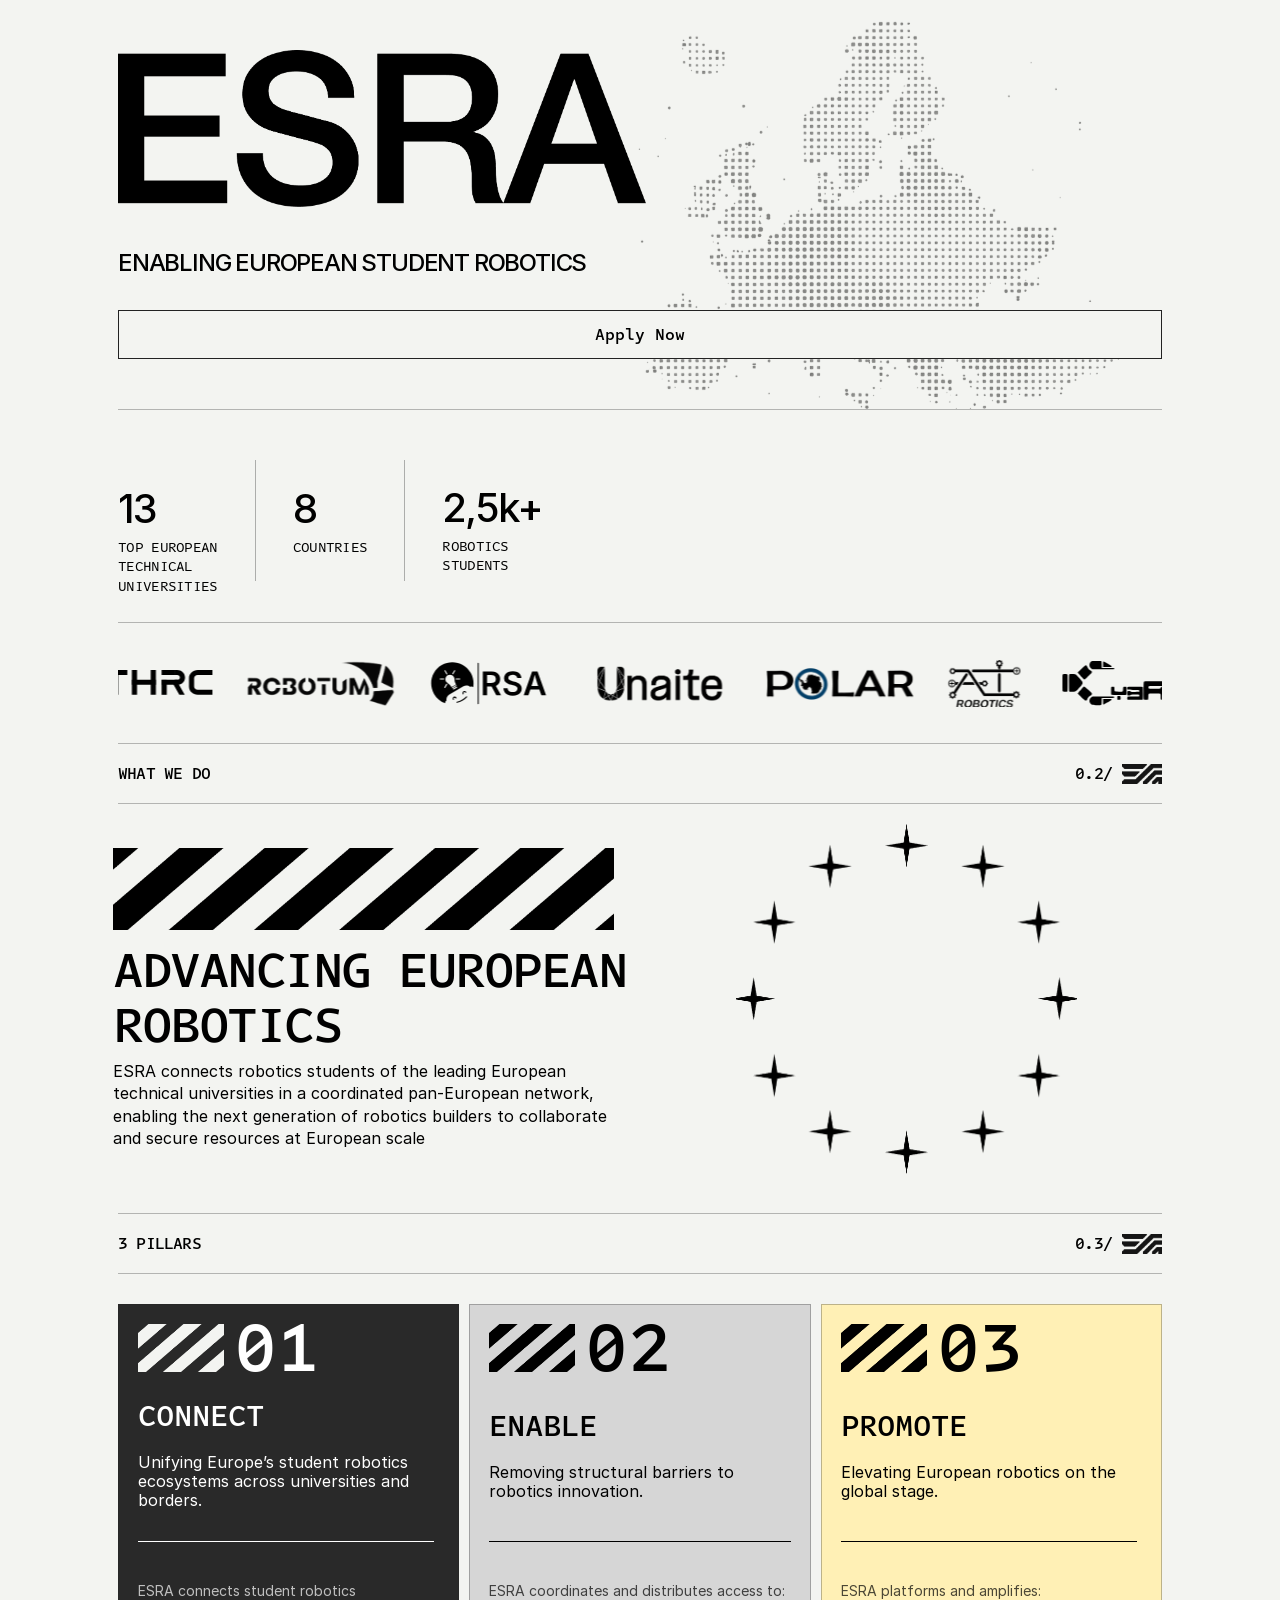
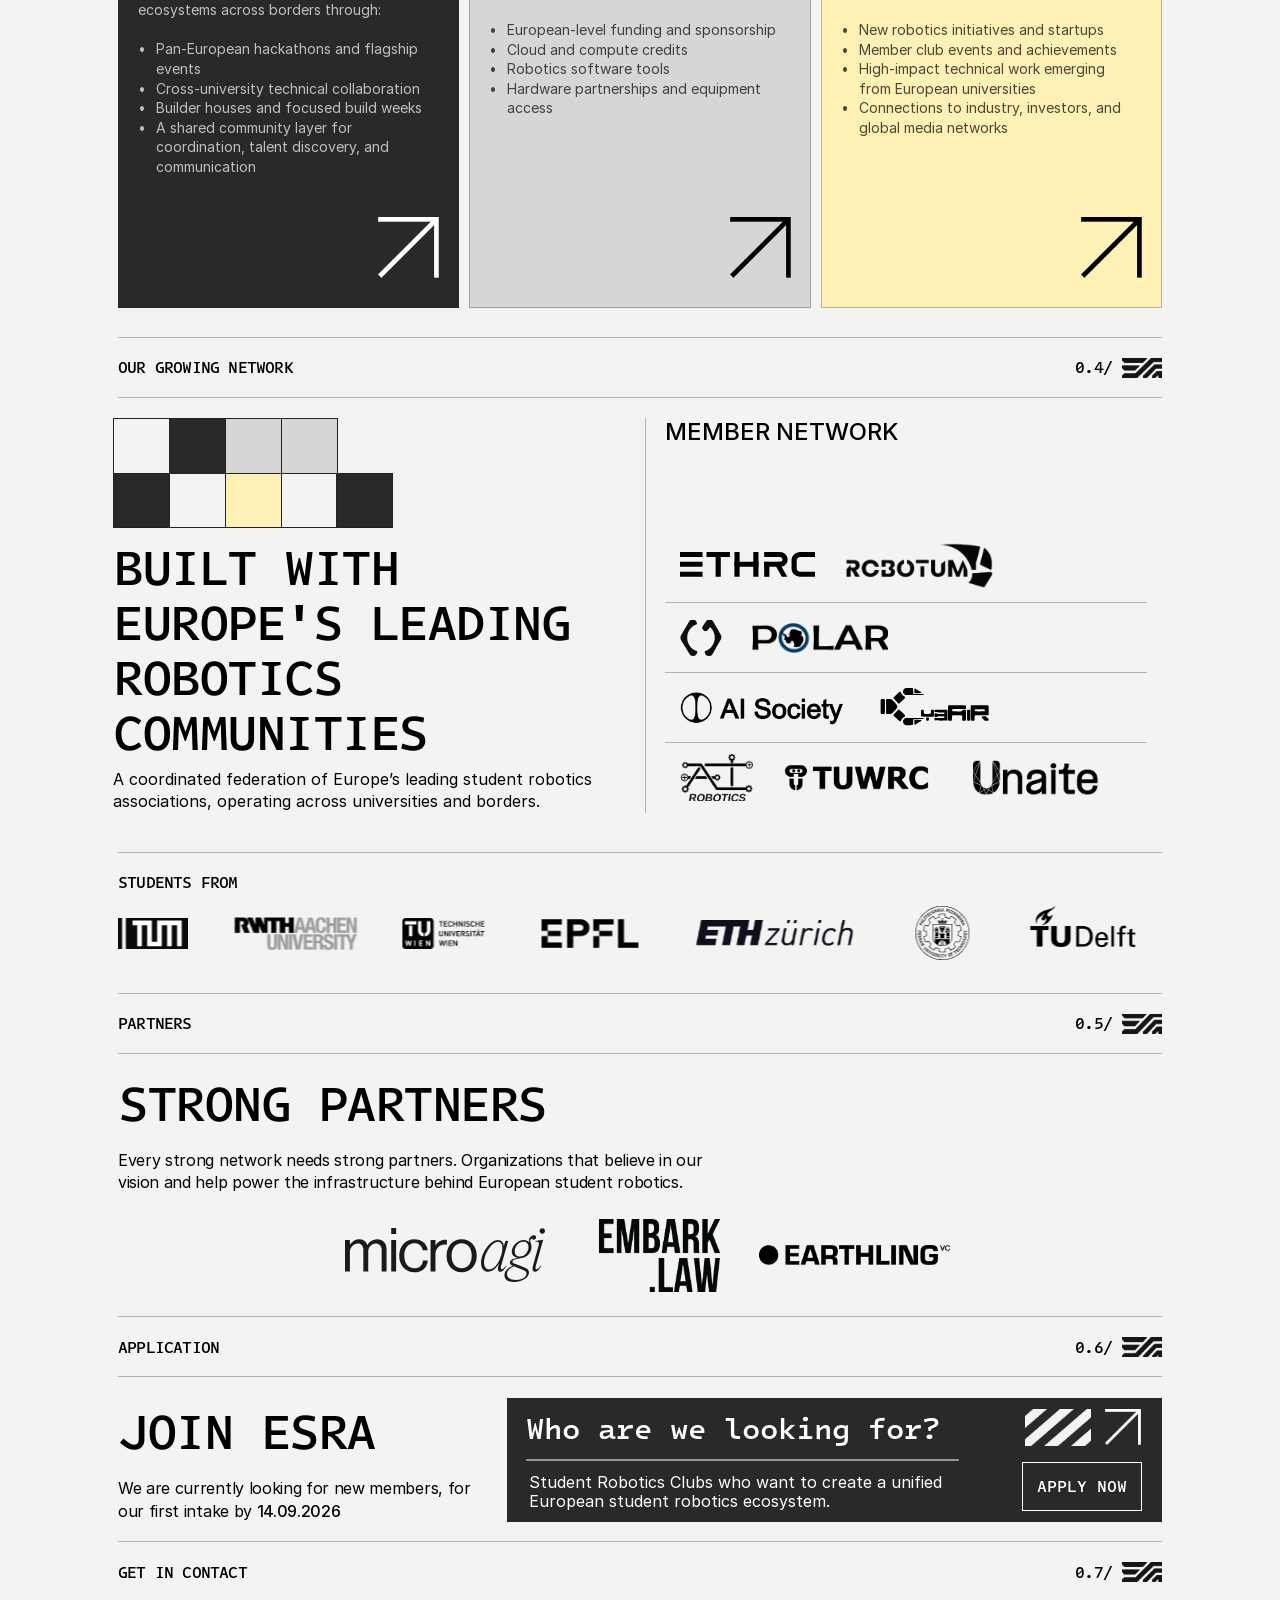
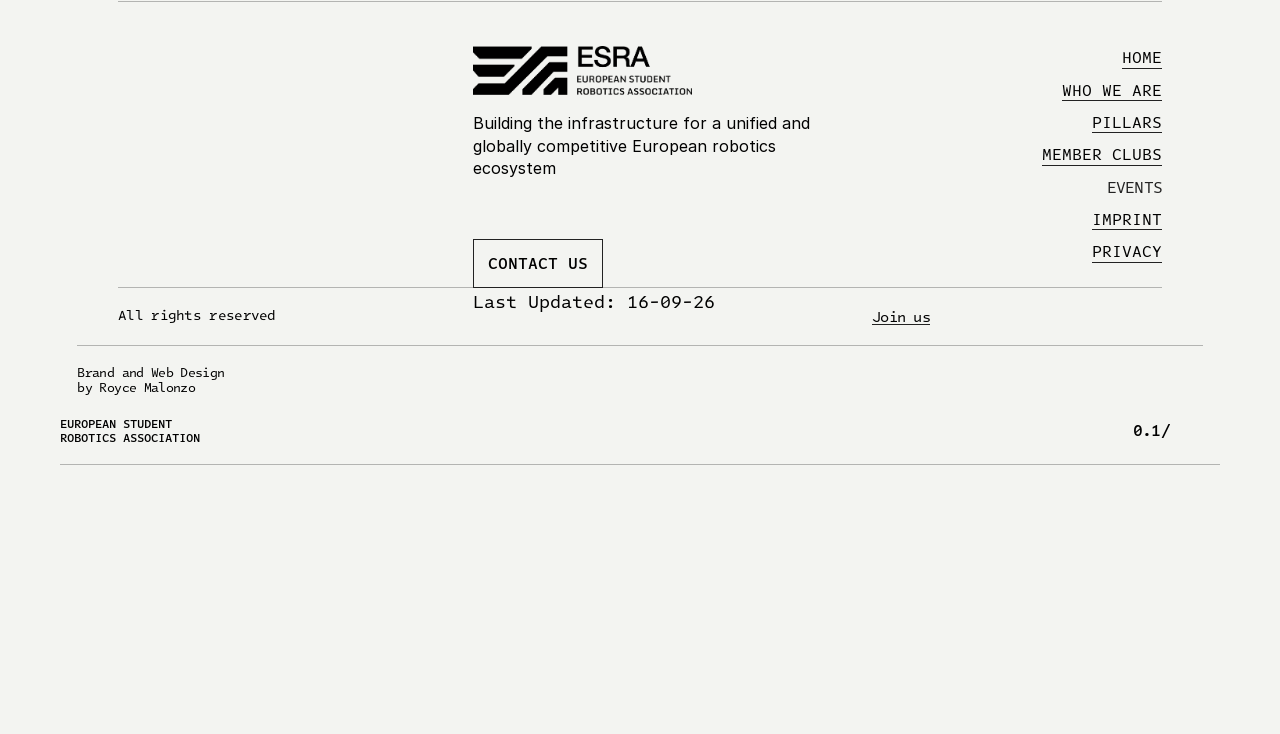
<file: index.html>
<!DOCTYPE html>
<html lang="en" data-redirect-timezone="1" dir="ltr"><head><meta http-equiv="Content-Type" content="text/html; charset=UTF-8">
	
	<meta name="viewport" content="width=device-width">
	<meta name="generator" content="Framer 8a671e2">
	<title>ESRA | European Student Robotics Association</title>
    <meta name="description" content="ESRA connects robotics students of the leading European technical universities in a coordinated pan-European network, enabling the next generation of robotics builders to collaborate and secure resources at European scale.">
    <link href="/assets/images/mvNehTD46OVNZp0IWWv0jzUprWM.png" rel="icon" media="(prefers-color-scheme: light)">
    <link href="/assets/images/bqBTNplWTl4pu9ntGxEZoztqpY.png" rel="icon" media="(prefers-color-scheme: dark)">
    <link rel="apple-touch-icon" href="/assets/images/GwSGShFpPZ7jSxQvuWMsMtGgKI.png">
    <!-- Open Graph -->
    <meta property="og:type" content="website">
    <meta property="og:title" content="ESRA | European Student Robotics Association">
    <meta property="og:description" content="ESRA connects robotics students of the leading European technical universities in a coordinated pan-European network, enabling the next generation of robotics builders to collaborate and secure resources at European scale.">
    <meta property="og:image" content="/assets/images/gJD0i2kuQtMhopbDOO9rz0W288I.png">
    <!-- X -->
    <meta name="twitter:card" content="summary_large_image">
    <meta name="twitter:title" content="ESRA | European Student Robotics Association">
    <meta name="twitter:description" content="ESRA connects robotics students of the leading European technical universities in a coordinated pan-European network, enabling the next generation of robotics builders to collaborate and secure resources at European scale.">
    <meta name="twitter:image" content="/assets/images/gJD0i2kuQtMhopbDOO9rz0W288I.png">
	
	
	<link rel="canonical" href="https://esrarobotics.eu/"><meta property="og:url" content="https://esrarobotics.eu/"><!-- Start of headStart -->
    
    <!-- End of headStart -->
	
	<style data-framer-font-css="">/* symbols2 */
@font-face {
  font-family: 'Intel One Mono';
  font-style: normal;
  font-weight: 400;
  src: url(/assets/fonts/intelonemono-7057bb56.woff2) format('woff2');
  unicode-range: U+2000-2001, U+2004-2008, U+200A, U+23B8-23BD, U+2500-259F;
}
/* vietnamese */
@font-face {
  font-family: 'Intel One Mono';
  font-style: normal;
  font-weight: 400;
  src: url(/assets/fonts/intelonemono-44b9a9fe.woff2) format('woff2');
  unicode-range: U+0102-0103, U+0110-0111, U+0128-0129, U+0168-0169, U+01A0-01A1, U+01AF-01B0, U+0300-0301, U+0303-0304, U+0308-0309, U+0323, U+0329, U+1EA0-1EF9, U+20AB;
}
/* latin-ext */
@font-face {
  font-family: 'Intel One Mono';
  font-style: normal;
  font-weight: 400;
  src: url(/assets/fonts/intelonemono-205315d5.woff2) format('woff2');
  unicode-range: U+0100-02BA, U+02BD-02C5, U+02C7-02CC, U+02CE-02D7, U+02DD-02FF, U+0304, U+0308, U+0329, U+1D00-1DBF, U+1E00-1E9F, U+1EF2-1EFF, U+2020, U+20A0-20AB, U+20AD-20C0, U+2113, U+2C60-2C7F, U+A720-A7FF;
}
/* latin */
@font-face {
  font-family: 'Intel One Mono';
  font-style: normal;
  font-weight: 400;
  src: url(/assets/fonts/intelonemono-1d62d9bd.woff2) format('woff2');
  unicode-range: U+0000-00FF, U+0131, U+0152-0153, U+02BB-02BC, U+02C6, U+02DA, U+02DC, U+0304, U+0308, U+0329, U+2000-206F, U+20AC, U+2122, U+2191, U+2193, U+2212, U+2215, U+FEFF, U+FFFD;
}
/* symbols2 */
@font-face {
  font-family: 'Intel One Mono';
  font-style: normal;
  font-weight: 500;
  src: url(/assets/fonts/intelonemono-03ba9060.woff2) format('woff2');
  unicode-range: U+2000-2001, U+2004-2008, U+200A, U+23B8-23BD, U+2500-259F;
}
/* vietnamese */
@font-face {
  font-family: 'Intel One Mono';
  font-style: normal;
  font-weight: 500;
  src: url(/assets/fonts/intelonemono-ff7b02e4.woff2) format('woff2');
  unicode-range: U+0102-0103, U+0110-0111, U+0128-0129, U+0168-0169, U+01A0-01A1, U+01AF-01B0, U+0300-0301, U+0303-0304, U+0308-0309, U+0323, U+0329, U+1EA0-1EF9, U+20AB;
}
/* latin-ext */
@font-face {
  font-family: 'Intel One Mono';
  font-style: normal;
  font-weight: 500;
  src: url(/assets/fonts/intelonemono-756a397a.woff2) format('woff2');
  unicode-range: U+0100-02BA, U+02BD-02C5, U+02C7-02CC, U+02CE-02D7, U+02DD-02FF, U+0304, U+0308, U+0329, U+1D00-1DBF, U+1E00-1E9F, U+1EF2-1EFF, U+2020, U+20A0-20AB, U+20AD-20C0, U+2113, U+2C60-2C7F, U+A720-A7FF;
}
/* latin */
@font-face {
  font-family: 'Intel One Mono';
  font-style: normal;
  font-weight: 500;
  src: url(/assets/fonts/intelonemono-7ecc20bb.woff2) format('woff2');
  unicode-range: U+0000-00FF, U+0131, U+0152-0153, U+02BB-02BC, U+02C6, U+02DA, U+02DC, U+0304, U+0308, U+0329, U+2000-206F, U+20AC, U+2122, U+2191, U+2193, U+2212, U+2215, U+FEFF, U+FFFD;
}

@font-face { font-family: "Inter"; src: url("/assets/fonts/5vvr9Vy74if2I6bQbJvbw7SY1pQ.woff2"); font-display: swap; font-style: normal; font-weight: 400; unicode-range: U+0460-052F, U+1C80-1C88, U+20B4, U+2DE0-2DFF, U+A640-A69F, U+FE2E-FE2F }
@font-face { font-family: "Inter"; src: url("/assets/fonts/EOr0mi4hNtlgWNn9if640EZzXCo.woff2"); font-display: swap; font-style: normal; font-weight: 400; unicode-range: U+0301, U+0400-045F, U+0490-0491, U+04B0-04B1, U+2116 }
@font-face { font-family: "Inter"; src: url("/assets/fonts/Y9k9QrlZAqio88Klkmbd8VoMQc.woff2"); font-display: swap; font-style: normal; font-weight: 400; unicode-range: U+1F00-1FFF }
@font-face { font-family: "Inter"; src: url("/assets/fonts/OYrD2tBIBPvoJXiIHnLoOXnY9M.woff2"); font-display: swap; font-style: normal; font-weight: 400; unicode-range: U+0370-03FF }
@font-face { font-family: "Inter"; src: url("/assets/fonts/JeYwfuaPfZHQhEG8U5gtPDZ7WQ.woff2"); font-display: swap; font-style: normal; font-weight: 400; unicode-range: U+0100-024F, U+0259, U+1E00-1EFF, U+2020, U+20A0-20AB, U+20AD-20CF, U+2113, U+2C60-2C7F, U+A720-A7FF }
@font-face { font-family: "Inter"; src: url("/assets/fonts/GrgcKwrN6d3Uz8EwcLHZxwEfC4.woff2"); font-display: swap; font-style: normal; font-weight: 400; unicode-range: U+0000-00FF, U+0131, U+0152-0153, U+02BB-02BC, U+02C6, U+02DA, U+02DC, U+2000-206F, U+2070, U+2074-207E, U+2080-208E, U+20AC, U+2122, U+2191, U+2193, U+2212, U+2215, U+FEFF, U+FFFD }
@font-face { font-family: "Inter"; src: url("/assets/fonts/b6Y37FthZeALduNqHicBT6FutY.woff2"); font-display: swap; font-style: normal; font-weight: 400; unicode-range: U+0102-0103, U+0110-0111, U+0128-0129, U+0168-0169, U+01A0-01A1, U+01AF-01B0, U+1EA0-1EF9, U+20AB }
@font-face { font-family: "Inter"; src: url("/assets/fonts/5A3Ce6C9YYmCjpQx9M4inSaKU.woff2"); font-display: swap; font-style: normal; font-weight: 500; unicode-range: U+0460-052F, U+1C80-1C88, U+20B4, U+2DE0-2DFF, U+A640-A69F, U+FE2E-FE2F }
@font-face { font-family: "Inter"; src: url("/assets/fonts/Qx95Xyt0Ka3SGhinnbXIGpEIyP4.woff2"); font-display: swap; font-style: normal; font-weight: 500; unicode-range: U+0301, U+0400-045F, U+0490-0491, U+04B0-04B1, U+2116 }
@font-face { font-family: "Inter"; src: url("/assets/fonts/6mJuEAguuIuMog10gGvH5d3cl8.woff2"); font-display: swap; font-style: normal; font-weight: 500; unicode-range: U+1F00-1FFF }
@font-face { font-family: "Inter"; src: url("/assets/fonts/xYYWaj7wCU5zSQH0eXvSaS19wo.woff2"); font-display: swap; font-style: normal; font-weight: 500; unicode-range: U+0370-03FF }
@font-face { font-family: "Inter"; src: url("/assets/fonts/otTaNuNpVK4RbdlT7zDDdKvQBA.woff2"); font-display: swap; font-style: normal; font-weight: 500; unicode-range: U+0100-024F, U+0259, U+1E00-1EFF, U+2020, U+20A0-20AB, U+20AD-20CF, U+2113, U+2C60-2C7F, U+A720-A7FF }
@font-face { font-family: "Inter"; src: url("/assets/fonts/UjlFhCnUjxhNfep4oYBPqnEssyo.woff2"); font-display: swap; font-style: normal; font-weight: 500; unicode-range: U+0000-00FF, U+0131, U+0152-0153, U+02BB-02BC, U+02C6, U+02DA, U+02DC, U+2000-206F, U+2070, U+2074-207E, U+2080-208E, U+20AC, U+2122, U+2191, U+2193, U+2212, U+2215, U+FEFF, U+FFFD }
@font-face { font-family: "Inter"; src: url("/assets/fonts/DolVirEGb34pEXEp8t8FQBSK4.woff2"); font-display: swap; font-style: normal; font-weight: 500; unicode-range: U+0102-0103, U+0110-0111, U+0128-0129, U+0168-0169, U+01A0-01A1, U+01AF-01B0, U+1EA0-1EF9, U+20AB }
@font-face { font-family: "Inter Placeholder"; src: local("Arial"); ascent-override: 89.79%; descent-override: 22.36%; line-gap-override: 0.00%; size-adjust: 107.89% }</style>
	
	<meta name="robots" content="max-image-preview:large"><style data-framer-css-ssr-minified="" data-framer-components="framer-lib-cursors-host framer-SxfM8 framer-lib-combinedCSSRules PropertyOverrides">html,body,#main{box-sizing:border-box;margin:0;padding:0}:root{-webkit-font-smoothing:antialiased;-moz-osx-font-smoothing:grayscale}*{box-sizing:border-box;-webkit-font-smoothing:inherit}h1,h2,h3,h4,h5,h6,p,figure{margin:0}body,input,textarea,select,button{font-family:sans-serif;font-size:12px}@supports (background:-webkit-named-image(i)) and (not (grid-template-rows:subgrid)){body{--framer-will-change-override:transform}}@supports (background:-webkit-named-image(i)) and (not (position-area:top right)){body{--framer-will-change-filter-override:filter}}[data-framer-component-type=Text] div div span,[data-framer-component-type=Text] a div span,[data-framer-component-type=Text] span span span,[data-framer-component-type=Text] p span span,[data-framer-component-type=Text] h1 span span,[data-framer-component-type=Text] h2 span span,[data-framer-component-type=Text] h3 span span,[data-framer-component-type=Text] h4 span span,[data-framer-component-type=Text] h5 span span,[data-framer-component-type=Text] h6 span span,[data-framer-component-type=Text] a{font-family:var(--font-family);font-style:var(--font-style);font-weight:min(calc(var(--framer-font-weight-increase,0) + var(--font-weight,400)),900);color:var(--text-color);letter-spacing:var(--letter-spacing);font-size:var(--font-size);text-transform:var(--text-transform);--text-decoration:var(--framer-text-decoration-style,solid)var(--framer-text-decoration,none)var(--framer-text-decoration-color,currentcolor)var(--framer-text-decoration-thickness,auto);--text-decoration-skip-ink:var(--framer-text-decoration-skip-ink);--text-underline-offset:var(--framer-text-decoration-offset);line-height:var(--line-height);--font-family:var(--framer-font-family);--font-style:var(--framer-font-style);--font-weight:var(--framer-font-weight);--text-color:var(--framer-text-color);--letter-spacing:var(--framer-letter-spacing);--font-size:var(--framer-font-size);--text-transform:var(--framer-text-transform);--line-height:var(--framer-line-height)}@supports not (color:color(display-p3 1 1 1)){p.framer-text,div.framer-text,h1.framer-text,h2.framer-text,h3.framer-text,h4.framer-text,h5.framer-text,h6.framer-text,li.framer-text,ol.framer-text,ul.framer-text,span.framer-text:not([data-text-fill]){color:var(--framer-blockquote-text-color-rgb,var(--framer-blockquote-text-color,var(--framer-text-color-rgb,var(--framer-text-color,#000))));-webkit-text-stroke-color:var(--framer-text-stroke-color-rgb,var(--framer-text-stroke-color,initial))}mark.framer-text{background-color:var(--framer-blockquote-text-background-color-rgb,var(--framer-blockquote-text-background-color,var(--framer-text-background-color-rgb,var(--framer-text-background-color,initial))))}}@supports not (color:color(display-p3 1 1 1)){code.framer-text,code.framer-text span.framer-text:not([data-text-fill]){color:var(--framer-blockquote-text-color-rgb,var(--framer-blockquote-text-color,var(--framer-code-text-color-rgb,var(--framer-code-text-color,var(--framer-text-color-rgb,var(--framer-text-color,#000))))))}}@supports not (color:color(display-p3 1 1 1)){a.framer-text,span.framer-text[data-nested-link]{color:var(--framer-link-text-color-rgb,var(--framer-link-text-color,var(--framer-blockquote-text-color-rgb,var(--framer-blockquote-text-color,var(--framer-text-color-rgb,var(--framer-text-color,#000))))));background-color:var(--framer-link-text-background-color-rgb,var(--framer-link-text-background-color,initial));-webkit-text-decoration-color:var(--framer-link-text-decoration-color-rgb,var(--framer-link-text-decoration-color,var(--framer-text-decoration-color-rgb,var(--framer-text-decoration-color,currentcolor))));text-decoration-color:var(--framer-link-text-decoration-color-rgb,var(--framer-link-text-decoration-color,var(--framer-text-decoration-color-rgb,var(--framer-text-decoration-color,currentcolor))))}}@supports not (color:color(display-p3 1 1 1)){code.framer-text a.framer-text,code.framer-text a.framer-text span.framer-text:not([data-text-fill]),code.framer-text span.framer-text[data-nested-link],code.framer-text span.framer-text[data-nested-link] span.framer-text:not([data-text-fill]){color:var(--framer-link-text-color-rgb,var(--framer-link-text-color,var(--framer-blockquote-text-color-rgb,var(--framer-blockquote-text-color,var(--framer-code-text-color-rgb,var(--framer-code-text-color,var(--framer-text-color-rgb,var(--framer-text-color,#000))))))))}}@supports not (color:color(display-p3 1 1 1)){a.framer-text:hover,span.framer-text[data-nested-link]:hover{color:var(--framer-link-hover-text-color-rgb,var(--framer-link-hover-text-color,var(--framer-link-text-color-rgb,var(--framer-link-text-color,var(--framer-blockquote-text-color-rgb,var(--framer-blockquote-text-color,var(--framer-text-color-rgb,var(--framer-text-color,#000))))))));background-color:var(--framer-link-hover-text-background-color-rgb,var(--framer-link-hover-text-background-color,var(--framer-link-text-background-color-rgb,var(--framer-link-text-background-color,var(--framer-text-background-color-rgb,var(--framer-text-background-color,initial))))));-webkit-text-decoration-color:var(--framer-link-hover-text-decoration-color-rgb,var(--framer-link-hover-text-decoration-color,var(--framer-link-text-decoration-color-rgb,var(--framer-link-text-decoration-color,var(--framer-text-decoration-color-rgb,var(--framer-text-decoration-color,currentcolor))))));text-decoration-color:var(--framer-link-hover-text-decoration-color-rgb,var(--framer-link-hover-text-decoration-color,var(--framer-link-text-decoration-color-rgb,var(--framer-link-text-decoration-color,var(--framer-text-decoration-color-rgb,var(--framer-text-decoration-color,currentcolor))))))}}@supports not (color:color(display-p3 1 1 1)){code.framer-text a.framer-text:hover,code.framer-text span.framer-text[data-nested-link]:hover{color:var(--framer-link-hover-text-color-rgb,var(--framer-link-hover-text-color,var(--framer-link-text-color-rgb,var(--framer-link-text-color,var(--framer-blockquote-text-color-rgb,var(--framer-blockquote-text-color,var(--framer-code-text-color-rgb,var(--framer-code-text-color,var(--framer-text-color-rgb,var(--framer-text-color,#000))))))))))}}@supports not (color:color(display-p3 1 1 1)){a.framer-text[data-framer-page-link-current],span.framer-text[data-framer-page-link-current]{color:var(--framer-link-current-text-color-rgb,var(--framer-link-current-text-color,var(--framer-link-text-color-rgb,var(--framer-link-text-color,var(--framer-text-color-rgb,var(--framer-text-color,#000))))));background-color:var(--framer-link-current-text-background-color-rgb,var(--framer-link-current-text-background-color,var(--framer-link-text-background-color-rgb,var(--framer-link-text-background-color,var(--framer-text-background-color-rgb,var(--framer-text-background-color,initial))))));-webkit-text-decoration-color:var(--framer-link-current-text-decoration-color-rgb,var(--framer-link-current-text-decoration-color,var(--framer-link-text-decoration-color-rgb,var(--framer-link-text-decoration-color,var(--framer-text-decoration-color-rgb,var(--framer-text-decoration-color,currentcolor))))));text-decoration-color:var(--framer-link-current-text-decoration-color-rgb,var(--framer-link-current-text-decoration-color,var(--framer-link-text-decoration-color-rgb,var(--framer-link-text-decoration-color,var(--framer-text-decoration-color-rgb,var(--framer-text-decoration-color,currentcolor))))))}}@supports not (color:color(display-p3 1 1 1)){code.framer-text a.framer-text[data-framer-page-link-current],code.framer-text a.framer-text[data-framer-page-link-current] span.framer-text:not([data-text-fill]),code.framer-text span.framer-text[data-framer-page-link-current],code.framer-text span.framer-text[data-framer-page-link-current] span.framer-text:not([data-text-fill]){color:var(--framer-link-current-text-color-rgb,var(--framer-link-current-text-color,var(--framer-link-text-color-rgb,var(--framer-link-text-color,var(--framer-code-text-color-rgb,var(--framer-code-text-color,var(--framer-text-color-rgb,var(--framer-text-color,#000))))))));background-color:var(--framer-link-current-text-background-color-rgb,var(--framer-link-current-text-background-color,var(--framer-link-text-background-color-rgb,var(--framer-link-text-background-color,var(--framer-text-background-color-rgb,var(--framer-text-background-color,initial))))))}}@supports not (color:color(display-p3 1 1 1)){a.framer-text[data-framer-page-link-current]:hover,span.framer-text[data-framer-page-link-current]:hover{color:var(--framer-link-hover-text-color-rgb,var(--framer-link-hover-text-color,var(--framer-link-current-text-color-rgb,var(--framer-link-current-text-color,var(--framer-link-text-color-rgb,var(--framer-link-text-color,var(--framer-code-text-color-rgb,var(--framer-code-text-color,var(--framer-text-color-rgb,var(--framer-text-color,#000))))))))));background-color:var(--framer-link-hover-text-background-color-rgb,var(--framer-link-hover-text-background-color,var(--framer-link-current-text-background-color-rgb,var(--framer-link-current-text-background-color,var(--framer-link-text-background-color-rgb,var(--framer-link-text-background-color,initial))))));-webkit-text-decoration-color:var(--framer-link-hover-text-decoration-color-rgb,var(--framer-link-hover-text-decoration-color,var(--framer-link-current-text-decoration-color-rgb,var(--framer-link-current-text-decoration-color,var(--framer-link-text-decoration-color-rgb,var(--framer-link-text-decoration-color,var(--framer-text-decoration-color-rgb,var(--framer-text-decoration-color,currentcolor))))))));text-decoration-color:var(--framer-link-hover-text-decoration-color-rgb,var(--framer-link-hover-text-decoration-color,var(--framer-link-current-text-decoration-color-rgb,var(--framer-link-current-text-decoration-color,var(--framer-link-text-decoration-color-rgb,var(--framer-link-text-decoration-color,var(--framer-text-decoration-color-rgb,var(--framer-text-decoration-color,currentcolor))))))))}}@supports not (color:color(display-p3 1 1 1)){code.framer-text a.framer-text[data-framer-page-link-current]:hover,code.framer-text a.framer-text[data-framer-page-link-current]:hover span.framer-text:not([data-text-fill]),code.framer-text span.framer-text[data-framer-page-link-current]:hover,code.framer-text span.framer-text[data-framer-page-link-current]:hover span.framer-text:not([data-text-fill]){color:var(--framer-link-hover-text-color-rgb,var(--framer-link-hover-text-color,var(--framer-link-current-text-color-rgb,var(--framer-link-current-text-color,var(--framer-link-text-color-rgb,var(--framer-link-text-color,var(--framer-code-text-color-rgb,var(--framer-code-text-color,var(--framer-text-color-rgb,var(--framer-text-color,#000))))))))));background-color:var(--framer-link-hover-text-background-color-rgb,var(--framer-link-hover-text-background-color,var(--framer-link-current-text-background-color-rgb,var(--framer-link-current-text-background-color,var(--framer-link-text-background-color-rgb,var(--framer-link-text-background-color,initial))))))}}[data-framer-component-type=Stack]:not([data-framer-generated])>*,[data-framer-component-type=Stack]:not([data-framer-generated])>[data-framer-component-type],NavigationContainer [data-framer-component-type=NavigationContainer]>*,[data-framer-component-type=NavigationContainer]>[data-framer-component-type]{position:relative}@supports not (overflow:clip){:root{--overflow-clip-fallback:hidden}}@supports (background:-webkit-named-image(i)) and (not (contain-intrinsic-size:inherit)){div.framer-text,p.framer-text,h1.framer-text,h2.framer-text,h3.framer-text,h4.framer-text,h5.framer-text,h6.framer-text,ol.framer-text,ul.framer-text,li.framer-text,blockquote.framer-text,.framer-text.framer-image{display:var(--text-truncation-display-inline-for-safari-16,revert)}div.framer-text:after,p.framer-text:after,h1.framer-text:after,h2.framer-text:after,h3.framer-text:after,h4.framer-text:after,h5.framer-text:after,h6.framer-text:after,ol.framer-text:after,ul.framer-text:after,li.framer-text:after,blockquote.framer-text:after,.framer-text.framer-image:after{content:var(--text-truncation-line-break-for-safari-16);white-space:pre}.framer-text.framer-text-module,.framer-text.framer-table-wrapper{display:var(--text-truncation-display-none-for-safari-16,revert)}p.framer-text[data-text-fill]{display:var(--text-truncation-display-inline-for-safari-16,inline-block)}}@supports (corner-shape:superellipse(2)){:root{--one-if-corner-shape-supported:1}}.framer-cursor-none,.framer-cursor-none *{cursor:none!important}.framer-pointer-events-none,.framer-pointer-events-none *{pointer-events:none!important}.framer-SxfM8.framer-amsdnw,.framer-SxfM8 .framer-amsdnw{display:block}.framer-SxfM8.framer-1debav8{background-color:#f3f4f1;flex-flow:column;place-content:center flex-start;align-items:center;gap:10px;width:1200px;height:min-content;padding:0 0 30px;display:flex;position:relative;overflow:visible}.framer-SxfM8 .framer-fa698c{background-color:#f3f4f1;flex-flow:column;flex:none;place-content:center flex-start;align-items:center;gap:0;width:1200px;height:min-content;padding:20px 20px 2px;display:flex;position:relative;overflow:visible}.framer-SxfM8 .framer-12hgn2z{flex-flow:column;flex:none;place-content:center;align-items:center;gap:0;width:90%;max-width:1300px;height:min-content;padding:0;display:flex;position:relative;overflow:visible}.framer-SxfM8 .framer-1rq53av{--border-bottom-width:1px;--border-color:#2222224d;--border-left-width:0px;--border-right-width:0px;--border-style:solid;--border-top-width:0px;height:min-content;overflow:var(--overflow-clip-fallback,clip);flex-flow:row;flex:none;place-content:center space-between;align-items:center;width:100%;padding:0 0 20px;scroll-margin-top:50px;display:flex;position:relative}.framer-SxfM8 .framer-1lztgmc,.framer-SxfM8 .framer-1mumrmk,.framer-SxfM8 .framer-hyvm6z,.framer-SxfM8 .framer-1qwlcwu,.framer-SxfM8 .framer-1je0tsx,.framer-SxfM8 .framer-15sk9tp,.framer-SxfM8 .framer-1p8hzel,.framer-SxfM8 .framer-5pqtmw{height:min-content;overflow:var(--overflow-clip-fallback,clip);flex-flow:row;flex:none;place-content:center;align-items:center;gap:10px;width:min-content;padding:0;display:flex;position:relative}.framer-SxfM8 .framer-8lanso,.framer-SxfM8 .framer-11q0vtf,.framer-SxfM8 .framer-1e81mzn,.framer-SxfM8 .framer-10sd88k,.framer-SxfM8 .framer-1hu0cf2,.framer-SxfM8 .framer-13dwvbr,.framer-SxfM8 .framer-qkwp50,.framer-SxfM8 .framer-ortygf,.framer-SxfM8 .framer-113w4bo,.framer-SxfM8 .framer-1bjx1wo,.framer-SxfM8 .framer-i1989g,.framer-SxfM8 .framer-ino7nd,.framer-SxfM8 .framer-6v5kot,.framer-SxfM8 .framer-1r74amq,.framer-SxfM8 .framer-1bwz4rr,.framer-SxfM8 .framer-ylfwdw,.framer-SxfM8 .framer-1ijsf5q,.framer-SxfM8 .framer-1hwx8o4,.framer-SxfM8 .framer-4cezl8,.framer-SxfM8 .framer-mywh90,.framer-SxfM8 .framer-1172n35,.framer-SxfM8 .framer-imtnxa,.framer-SxfM8 .framer-ca2pai,.framer-SxfM8 .framer-mftuhw,.framer-SxfM8 .framer-j9zdp0,.framer-SxfM8 .framer-bbp6m4,.framer-SxfM8 .framer-eynotp,.framer-SxfM8 .framer-15ojx7f,.framer-SxfM8 .framer-7x0idv,.framer-SxfM8 .framer-ako3pt,.framer-SxfM8 .framer-9367dl,.framer-SxfM8 .framer-57ki5d,.framer-SxfM8 .framer-1jqxlnd,.framer-SxfM8 .framer-cye2fb,.framer-SxfM8 .framer-j37z3l,.framer-SxfM8 .framer-2dkz3o,.framer-SxfM8 .framer-1uwfq3f,.framer-SxfM8 .framer-1t0c8r1,.framer-SxfM8 .framer-ks4qom,.framer-SxfM8 .framer-80hngk,.framer-SxfM8 .framer-1cj51b3{--framer-link-text-color:#09f;--framer-link-text-decoration:underline;white-space:pre;flex:none;width:auto;height:auto;position:relative}.framer-SxfM8 .framer-19ddd9g,.framer-SxfM8 .framer-5qrka0,.framer-SxfM8 .framer-eaxl6k{height:min-content;overflow:var(--overflow-clip-fallback,clip);flex-flow:row;flex:1 0 0;place-content:center flex-end;align-items:center;gap:10px;width:1px;padding:0;display:flex;position:relative}.framer-SxfM8 .framer-1k4pii1,.framer-SxfM8 .framer-1dvhvwa{height:auto;overflow:var(--overflow-clip-fallback,clip);flex-flow:row;flex:none;place-content:center;align-self:stretch;align-items:center;gap:10px;width:37px;padding:0;display:flex;position:relative}.framer-SxfM8 .framer-1ldgl8j,.framer-SxfM8 .framer-ds2tyr,.framer-SxfM8 .framer-1gzr1gh,.framer-SxfM8 .framer-emcg4y,.framer-SxfM8 .framer-1uhh3na,.framer-SxfM8 .framer-1kvpapm,.framer-SxfM8 .framer-14o99au,.framer-SxfM8 .framer-1tcfsze{height:20px;overflow:var(--overflow-clip-fallback,clip);will-change:var(--framer-will-change-filter-override,filter);flex-flow:row;flex:none;place-content:center flex-start;align-items:center;gap:10px;width:40px;padding:0;display:flex;position:relative}.framer-SxfM8 .framer-1d5v79y{--border-bottom-width:1px;--border-color:#2222224d;--border-left-width:0px;--border-right-width:0px;--border-style:solid;--border-top-width:0px;flex-flow:row;flex:none;place-content:center space-between;align-items:center;width:100%;height:min-content;padding:10px 0;display:flex;position:relative;overflow:visible}.framer-SxfM8 .framer-1bdujyo{flex-flow:row;flex:none;place-content:center;align-items:center;gap:30px;width:min-content;height:min-content;padding:0;display:flex;position:relative;overflow:visible}.framer-SxfM8 .framer-8whbea,.framer-SxfM8 .framer-10q118x,.framer-SxfM8 .framer-15tpk4f,.framer-SxfM8 .framer-1430aab,.framer-SxfM8 .framer-kx3bqp,.framer-SxfM8 .framer-qfbwm1{height:min-content;overflow:var(--overflow-clip-fallback,clip);flex-flow:column;flex:none;place-content:center;align-items:center;gap:10px;width:min-content;padding:0;text-decoration:none;display:flex;position:relative}.framer-SxfM8 .framer-15nkzrc,.framer-SxfM8 .framer-qwkn4b,.framer-SxfM8 .framer-fnffl5{white-space:pre;flex:none;width:auto;height:auto;position:relative}.framer-SxfM8 .framer-nre73e,.framer-SxfM8 .framer-15y3zmp{--border-bottom-width:1px;--border-color:#222;--border-left-width:1px;--border-right-width:1px;--border-style:solid;--border-top-width:1px;height:min-content;overflow:var(--overflow-clip-fallback,clip);will-change:var(--framer-will-change-effect-override,transform);flex-flow:column;flex:none;place-content:center;align-items:center;gap:10px;width:min-content;padding:15px;text-decoration:none;display:flex;position:relative}.framer-SxfM8 .framer-198ejji{width:1px;height:19px;position:absolute;top:25px;left:497px}.framer-SxfM8 .framer-t39w2l{max-width:1300px;height:min-content;overflow:var(--overflow-clip-fallback,clip);flex-flow:column;flex:none;place-content:flex-start;align-items:flex-start;gap:0;width:90%;padding:0;display:flex;position:relative}.framer-SxfM8 .framer-dpyi95{height:min-content;overflow:var(--overflow-clip-fallback,clip);z-index:1;flex-flow:column;flex:none;place-content:center;align-items:center;gap:10px;width:100%;padding:0;display:flex;position:relative}.framer-SxfM8 .framer-1x1rhmg{height:min-content;overflow:var(--overflow-clip-fallback,clip);flex-flow:column;flex:none;place-content:flex-start center;align-items:flex-start;gap:30px;width:100%;padding:20px 0 50px;display:flex;position:relative}.framer-SxfM8 .framer-g0ej96{height:176px;overflow:var(--overflow-clip-fallback,clip);flex-flow:row;flex:none;place-content:center flex-start;align-items:center;gap:10px;width:100%;padding:25px 0;display:flex;position:relative}.framer-SxfM8 .framer-18cdbeq{height:157px;overflow:var(--overflow-clip-fallback,clip);will-change:var(--framer-will-change-filter-override,filter);z-index:5;flex-flow:row;flex:none;place-content:center flex-start;align-items:center;gap:10px;width:528px;padding:25px 0;display:flex;position:relative}.framer-SxfM8 .framer-187fy7y{height:min-content;overflow:var(--overflow-clip-fallback,clip);flex-flow:column;flex:none;place-content:center;align-items:center;gap:10px;width:65%;padding:0;display:flex;position:relative}.framer-SxfM8 .framer-14n1rvg{--framer-link-text-color:#09f;--framer-link-text-decoration:underline;white-space:pre-wrap;word-break:break-word;word-wrap:break-word;z-index:5;flex:none;width:100%;height:auto;position:relative}.framer-SxfM8 .framer-c9xe2z{--border-bottom-width:1px;--border-color:#222;--border-left-width:1px;--border-right-width:1px;--border-style:solid;--border-top-width:1px;height:min-content;overflow:var(--overflow-clip-fallback,clip);z-index:2;background-color:#f3f4f1;flex-flow:column;flex:none;place-content:center;align-items:center;gap:10px;width:100%;padding:15px;text-decoration:none;display:flex;position:relative}.framer-SxfM8 .framer-1c5ewzf{overflow:var(--overflow-clip-fallback,clip);will-change:var(--framer-will-change-effect-override,transform);z-index:1;flex:none;width:49%;position:absolute;top:0;bottom:-1px;left:518px}.framer-SxfM8 .framer-eemmbr{--border-bottom-width:1px;--border-color:#2222224d;--border-left-width:0px;--border-right-width:0px;--border-style:solid;--border-top-width:1px;height:min-content;overflow:var(--overflow-clip-fallback,clip);z-index:1;flex-flow:row;flex:none;place-content:center flex-start;align-items:center;gap:37px;width:100%;padding:30px 0 20px;display:flex;position:relative}.framer-SxfM8 .framer-iknaqj,.framer-SxfM8 .framer-hck00n,.framer-SxfM8 .framer-157oau{height:164px;overflow:var(--overflow-clip-fallback,clip);flex-flow:column;flex:none;place-content:flex-start;align-items:flex-start;gap:0;width:min-content;padding:0;display:flex;position:relative}.framer-SxfM8 .framer-6v2xk2,.framer-SxfM8 .framer-qjka2p{height:98px;overflow:var(--overflow-clip-fallback,clip);flex-flow:row;flex:none;place-content:flex-end flex-start;align-self:stretch;align-items:flex-end;gap:10px;width:auto;padding:0;display:flex;position:relative}.framer-SxfM8 .framer-101y40m,.framer-SxfM8 .framer-2xc1oj{height:121px;overflow:var(--overflow-clip-fallback,clip);background-color:#0a0a0a4d;flex:none;width:1px;position:relative}.framer-SxfM8 .framer-ur7s5d{height:97px;overflow:var(--overflow-clip-fallback,clip);flex-flow:row;flex:none;place-content:flex-end flex-start;align-self:stretch;align-items:flex-end;gap:10px;width:auto;padding:0;display:flex;position:relative}.framer-SxfM8 .framer-6f1x2r,.framer-SxfM8 .framer-f6c5fq,.framer-SxfM8 .framer-etf5jp{--border-bottom-width:1px;--border-color:#2222224d;--border-left-width:0px;--border-right-width:0px;--border-style:solid;--border-top-width:0px;max-width:1300px;height:min-content;overflow:var(--overflow-clip-fallback,clip);flex-flow:column;flex:none;place-content:center space-between;align-items:center;width:90%;padding:20px 0;display:flex;position:relative}.framer-SxfM8 .framer-gygmbk,.framer-SxfM8 .framer-14w477w,.framer-SxfM8 .framer-15oh36l,.framer-SxfM8 .framer-1ute2d2{height:min-content;overflow:var(--overflow-clip-fallback,clip);flex-flow:row;flex:none;place-content:center flex-start;align-items:center;gap:10px;width:100%;padding:0;display:flex;position:relative}.framer-SxfM8 .framer-8oviji,.framer-SxfM8 .framer-98xsga,.framer-SxfM8 .framer-df92t1,.framer-SxfM8 .framer-1imh4m7{height:auto;overflow:var(--overflow-clip-fallback,clip);flex-flow:row;flex:none;place-content:center;align-self:stretch;align-items:center;gap:10px;width:93px;padding:0;display:flex;position:relative}.framer-SxfM8 .framer-558rp6{flex-flow:row;flex:none;place-content:center flex-start;align-items:center;gap:24px;width:100%;height:81px;padding:0;display:flex;position:relative;overflow:visible}.framer-SxfM8 .framer-1q2v160,.framer-SxfM8 .framer-nmz1e5,.framer-SxfM8 .framer-1irih5s,.framer-SxfM8 .framer-fui468,.framer-SxfM8 .framer-k706qp,.framer-SxfM8 .framer-1xx9ivl,.framer-SxfM8 .framer-1fcl5tc,.framer-SxfM8 .framer-1dn4aj6,.framer-SxfM8 .framer-khxxb9,.framer-SxfM8 .framer-ko50gn,.framer-SxfM8 .framer-jq5lk6,.framer-SxfM8 .framer-dtbbdl,.framer-SxfM8 .framer-18j9xu5,.framer-SxfM8 .framer-1dhu764,.framer-SxfM8 .framer-1hgc7jq,.framer-SxfM8 .framer-p5jxep,.framer-SxfM8 .framer-hnle08,.framer-SxfM8 .framer-1b4kneb,.framer-SxfM8 .framer-kouay,.framer-SxfM8 .framer-1jzh8a9,.framer-SxfM8 .framer-d1w9jq,.framer-SxfM8 .framer-61w8u7,.framer-SxfM8 .framer-145otji,.framer-SxfM8 .framer-wy8o0d{height:min-content;overflow:var(--overflow-clip-fallback,clip);will-change:var(--framer-will-change-effect-override,transform);flex-flow:column;flex:none;place-content:center;align-items:center;gap:10px;width:min-content;padding:15px;text-decoration:none;display:flex;position:relative}.framer-SxfM8 .framer-2o9s4c,.framer-SxfM8 .framer-1rqzv56{height:27px;overflow:var(--overflow-clip-fallback,clip);will-change:var(--framer-will-change-filter-override,filter);flex:none;width:135px;position:relative}.framer-SxfM8 .framer-kkyahq,.framer-SxfM8 .framer-h7jkrn{height:45px;overflow:var(--overflow-clip-fallback,clip);will-change:var(--framer-will-change-filter-override,filter);flex:none;width:148px;position:relative}.framer-SxfM8 .framer-1vlvovw,.framer-SxfM8 .framer-6hhmhj{height:45px;overflow:var(--overflow-clip-fallback,clip);will-change:var(--framer-will-change-filter-override,filter);flex:none;width:122px;position:relative}.framer-SxfM8 .framer-1epkn0r,.framer-SxfM8 .framer-1u9l4yf{height:36px;overflow:var(--overflow-clip-fallback,clip);will-change:var(--framer-will-change-filter-override,filter);flex:none;width:148px;position:relative}.framer-SxfM8 .framer-19ww1qa{height:32px;overflow:var(--overflow-clip-fallback,clip);will-change:var(--framer-will-change-filter-override,filter);flex:none;width:147px;position:relative}.framer-SxfM8 .framer-yb8svh,.framer-SxfM8 .framer-1d00d3e{height:47px;overflow:var(--overflow-clip-fallback,clip);will-change:var(--framer-will-change-filter-override,filter);flex:none;width:73px;position:relative}.framer-SxfM8 .framer-18krfpt{height:46px;overflow:var(--overflow-clip-fallback,clip);will-change:var(--framer-will-change-filter-override,filter);flex:none;width:147px;position:relative}.framer-SxfM8 .framer-4seq4u{height:37px;overflow:var(--overflow-clip-fallback,clip);will-change:var(--framer-will-change-filter-override,filter);flex:none;width:176px;position:relative}.framer-SxfM8 .framer-k423t7,.framer-SxfM8 .framer-j7si1i{height:31px;overflow:var(--overflow-clip-fallback,clip);will-change:var(--framer-will-change-filter-override,filter);flex:none;width:147px;position:relative}.framer-SxfM8 .framer-jz4wl7{height:72px;overflow:var(--overflow-clip-fallback,clip);will-change:var(--framer-will-change-filter-override,filter);flex:none;width:114px;position:relative}.framer-SxfM8 .framer-1rt3lie{height:44px;overflow:var(--overflow-clip-fallback,clip);will-change:var(--framer-will-change-filter-override,filter);flex:none;width:52px;position:relative}.framer-SxfM8 .framer-1nstenl,.framer-SxfM8 .framer-u1euen,.framer-SxfM8 .framer-1xa90ek,.framer-SxfM8 .framer-gnxiim,.framer-SxfM8 .framer-1qci5xz,.framer-SxfM8 .framer-yn4k5g{--border-bottom-width:1px;--border-color:#2222224d;--border-left-width:0px;--border-right-width:0px;--border-style:solid;--border-top-width:0px;max-width:1300px;height:min-content;overflow:var(--overflow-clip-fallback,clip);flex-flow:row;flex:none;place-content:center space-between;align-items:center;width:90%;padding:20px 0;display:flex;position:relative}.framer-SxfM8 .framer-1nousbk,.framer-SxfM8 .framer-1qopvuu,.framer-SxfM8 .framer-1ovopgc,.framer-SxfM8 .framer-1ikn3w9,.framer-SxfM8 .framer-3at3rm,.framer-SxfM8 .framer-fe0c16,.framer-SxfM8 .framer-1uhhvrb,.framer-SxfM8 .framer-1365ldf{height:min-content;overflow:var(--overflow-clip-fallback,clip);flex-flow:row;flex:1 0 0;place-content:center flex-start;align-items:center;gap:10px;width:1px;padding:0;display:flex;position:relative}.framer-SxfM8 .framer-luph2o,.framer-SxfM8 .framer-1711vbe,.framer-SxfM8 .framer-1lqbkoy,.framer-SxfM8 .framer-iuj6r3,.framer-SxfM8 .framer-1ybogbp,.framer-SxfM8 .framer-1flyd06,.framer-SxfM8 .framer-4ni0ye,.framer-SxfM8 .framer-t05idx,.framer-SxfM8 .framer-t76ubm{--framer-link-text-color:#09f;--framer-link-text-decoration:underline;white-space:pre-wrap;word-break:break-word;word-wrap:break-word;flex:1 0 0;width:1px;height:auto;position:relative}.framer-SxfM8 .framer-iyg7h9,.framer-SxfM8 .framer-1er6ili{--border-bottom-width:1px;--border-color:#2222224d;--border-left-width:0px;--border-right-width:0px;--border-style:solid;--border-top-width:0px;flex-flow:row;flex:none;place-content:center;align-items:center;gap:10px;width:90%;max-width:1300px;height:min-content;padding:20px 0 40px;display:flex;position:relative;overflow:visible}.framer-SxfM8 .framer-2xk98b,.framer-SxfM8 .framer-16pwutd{flex-flow:column;flex:none;place-content:flex-start center;align-items:flex-start;gap:10px;width:50%;height:min-content;padding:0;display:flex;position:relative}.framer-SxfM8 .framer-1v3nwb1{height:82px;overflow:var(--overflow-clip-fallback,clip);will-change:var(--framer-will-change-filter-override,filter);flex-flow:row;flex:none;place-content:center;align-items:center;gap:10px;width:96%;padding:0;display:flex;position:relative}.framer-SxfM8 .framer-n0frn5,.framer-SxfM8 .framer-1kdxdxa{flex-flow:row;flex:none;place-content:center;align-items:center;gap:10px;width:100%;height:min-content;padding:0;display:flex;position:relative;overflow:visible}.framer-SxfM8 .framer-7d2k7c{flex-flow:row;flex:none;place-content:center;align-self:stretch;align-items:center;gap:10px;width:50%;height:auto;padding:0;display:flex;position:relative}.framer-SxfM8 .framer-1y167d{height:350px;overflow:var(--overflow-clip-fallback,clip);will-change:var(--framer-will-change-filter-override,filter);flex:none;width:341px;position:relative}.framer-SxfM8 .framer-1ha9erf{--border-bottom-width:1px;--border-color:#2222224d;--border-left-width:0px;--border-right-width:0px;--border-style:solid;--border-top-width:0px;max-width:1300px;height:min-content;overflow:var(--overflow-clip-fallback,clip);flex-flow:row;flex:none;place-content:flex-start;align-items:flex-start;gap:10px;width:90%;padding:30px 0;display:flex;position:relative}.framer-SxfM8 .framer-1jemvwb{--border-bottom-width:1px;--border-color:#2222224d;--border-left-width:1px;--border-right-width:1px;--border-style:solid;--border-top-width:1px;height:auto;min-height:100px;overflow:var(--overflow-clip-fallback,clip);background-color:#292929;flex-flow:column;flex:1 0 0;place-content:flex-start center;align-self:stretch;align-items:flex-start;gap:0;width:1px;padding:20px 20px 30px;display:flex;position:relative}.framer-SxfM8 .framer-xqrf8u,.framer-SxfM8 .framer-1vif6f6,.framer-SxfM8 .framer-1ht8w0i,.framer-SxfM8 .framer-j8z8zu{height:min-content;overflow:var(--overflow-clip-fallback,clip);flex-flow:row;flex:none;place-content:flex-start;align-items:flex-start;gap:10px;width:100%;padding:0;display:flex;position:relative}.framer-SxfM8 .framer-qqhgy7,.framer-SxfM8 .framer-mpmu9d,.framer-SxfM8 .framer-1eag1l5,.framer-SxfM8 .framer-o9nxcm{height:48px;overflow:var(--overflow-clip-fallback,clip);will-change:var(--framer-will-change-filter-override,filter);flex:none;width:86px;position:relative}.framer-SxfM8 .framer-1wdntq,.framer-SxfM8 .framer-1074qku,.framer-SxfM8 .framer-g415ho,.framer-SxfM8 .framer-14o9qwd{height:61px;overflow:var(--overflow-clip-fallback,clip);flex-flow:row;flex:none;place-content:flex-end center;align-items:flex-end;gap:10px;width:min-content;padding:0;display:flex;position:relative}.framer-SxfM8 .framer-1xbbequ,.framer-SxfM8 .framer-1o5986i{height:min-content;overflow:var(--overflow-clip-fallback,clip);flex-flow:column;flex:none;place-content:flex-start center;align-items:flex-start;gap:10px;width:100%;padding:0;display:flex;position:relative}.framer-SxfM8 .framer-vyjz5b,.framer-SxfM8 .framer-11br4r3,.framer-SxfM8 .framer-lgwrih{height:58px;overflow:var(--overflow-clip-fallback,clip);flex-flow:column;flex:none;place-content:center;align-items:center;gap:10px;width:min-content;padding:0;display:flex;position:relative}.framer-SxfM8 .framer-yg0oyl,.framer-SxfM8 .framer-15q6vbv,.framer-SxfM8 .framer-1jgybq0{height:min-content;overflow:var(--overflow-clip-fallback,clip);flex-flow:column;flex:none;place-content:center;align-items:center;gap:10px;width:100%;padding:0 0 30px;display:flex;position:relative}.framer-SxfM8 .framer-1p3qryp,.framer-SxfM8 .framer-wszq08,.framer-SxfM8 .framer-76nrpb{--framer-link-text-color:#09f;--framer-link-text-decoration:underline;white-space:pre-wrap;word-break:break-word;word-wrap:break-word;flex:none;width:100%;height:auto;position:relative}.framer-SxfM8 .framer-1j804rr{--border-bottom-width:0px;--border-color:#fff;--border-left-width:0px;--border-right-width:0px;--border-style:solid;--border-top-width:1px;height:min-content;overflow:var(--overflow-clip-fallback,clip);flex-flow:column;flex:none;place-content:flex-start center;align-items:flex-start;gap:10px;width:296px;padding:40px 0;display:flex;position:relative}.framer-SxfM8 .framer-1ez8u49,.framer-SxfM8 .framer-12pmadd,.framer-SxfM8 .framer-1kl8ydl{--framer-link-text-color:#09f;--framer-link-text-decoration:underline;opacity:.7;white-space:pre-wrap;word-break:break-word;word-wrap:break-word;flex:none;width:100%;height:auto;position:relative}.framer-SxfM8 .framer-s7un5z,.framer-SxfM8 .framer-4mp7wu,.framer-SxfM8 .framer-1tbbfth{height:min-content;overflow:var(--overflow-clip-fallback,clip);flex-flow:row;flex:none;place-content:flex-start flex-end;align-items:flex-start;gap:10px;width:100%;padding:0;display:flex;position:relative}.framer-SxfM8 .framer-dy53zx,.framer-SxfM8 .framer-1p7qcc7,.framer-SxfM8 .framer-1s5b0h{height:61px;overflow:var(--overflow-clip-fallback,clip);will-change:var(--framer-will-change-filter-override,filter);flex:none;width:61px;position:relative}.framer-SxfM8 .framer-1v6elia{--border-bottom-width:1px;--border-color:#2222224d;--border-left-width:1px;--border-right-width:1px;--border-style:solid;--border-top-width:1px;height:604px;overflow:var(--overflow-clip-fallback,clip);background-color:#d6d6d6;flex-flow:column;flex:1 0 0;place-content:flex-start;align-items:flex-start;gap:0;width:1px;padding:20px 20px 30px;display:flex;position:relative}.framer-SxfM8 .framer-11i4jfg,.framer-SxfM8 .framer-idh88m{height:156px;overflow:var(--overflow-clip-fallback,clip);flex-flow:column;flex:none;place-content:flex-start center;align-items:flex-start;gap:10px;width:100%;padding:0;display:flex;position:relative}.framer-SxfM8 .framer-116tcoe,.framer-SxfM8 .framer-1d5i85f{height:1px;overflow:var(--overflow-clip-fallback,clip);flex-flow:column;flex:1 0 0;place-content:flex-start space-between;align-items:flex-start;width:100%;padding:0;display:flex;position:relative}.framer-SxfM8 .framer-2s8jsx{--border-bottom-width:0px;--border-color:#000;--border-left-width:0px;--border-right-width:0px;--border-style:solid;--border-top-width:1px;height:276px;overflow:var(--overflow-clip-fallback,clip);flex-flow:column;flex:none;place-content:center flex-start;align-items:center;gap:10px;width:100%;padding:40px 0;display:flex;position:relative}.framer-SxfM8 .framer-83ge57{--border-bottom-width:1px;--border-color:#2222224d;--border-left-width:1px;--border-right-width:1px;--border-style:solid;--border-top-width:1px;height:604px;overflow:var(--overflow-clip-fallback,clip);background-color:#fff0b5;flex-flow:column;flex:1 0 0;place-content:flex-start;align-items:flex-start;gap:0;width:1px;padding:20px 20px 30px;display:flex;position:relative}.framer-SxfM8 .framer-1t20732{--border-bottom-width:0px;--border-color:#000;--border-left-width:0px;--border-right-width:0px;--border-style:solid;--border-top-width:1px;height:267px;overflow:var(--overflow-clip-fallback,clip);flex-flow:column;flex:none;place-content:center flex-start;align-items:center;gap:10px;width:296px;padding:40px 0 0;display:flex;position:relative}.framer-SxfM8 .framer-1jqy5si,.framer-SxfM8 .framer-d3kehb,.framer-SxfM8 .framer-c3lkzb,.framer-SxfM8 .framer-1sdajpk,.framer-SxfM8 .framer-2t9n27,.framer-SxfM8 .framer-7dnwch{height:auto;overflow:var(--overflow-clip-fallback,clip);flex-flow:row;flex:none;place-content:center;align-self:stretch;align-items:center;gap:10px;width:min-content;padding:0;display:flex;position:relative}.framer-SxfM8 .framer-et5mck,.framer-SxfM8 .framer-1y20350,.framer-SxfM8 .framer-tmlct4,.framer-SxfM8 .framer-1cfhk54,.framer-SxfM8 .framer-1vsfkmv{--framer-link-text-color:#09f;--framer-link-text-decoration:underline;white-space:pre-wrap;word-break:break-word;word-wrap:break-word;flex:none;width:238px;height:auto;position:relative}.framer-SxfM8 .framer-dozb4{flex-flow:column;flex:none;place-content:flex-start;align-items:flex-start;gap:0;width:100%;height:min-content;padding:0;display:flex;position:relative;overflow:visible}.framer-SxfM8 .framer-ndw2xv{flex-flow:row;flex:none;place-content:center flex-start;align-items:center;gap:0;width:100%;height:min-content;padding:0;display:flex;position:relative;overflow:visible}.framer-SxfM8 .framer-3tg0wg{--border-bottom-width:0px;--border-color:#222;--border-left-width:1px;--border-right-width:0px;--border-style:solid;--border-top-width:1px;height:55px;overflow:var(--overflow-clip-fallback,clip);flex-flow:row;flex:none;place-content:center;align-items:center;gap:10px;width:56px;padding:0;display:flex;position:relative}.framer-SxfM8 .framer-l9rk6a{--border-bottom-width:0px;--border-color:#222;--border-left-width:1px;--border-right-width:1px;--border-style:solid;--border-top-width:1px;height:55px;overflow:var(--overflow-clip-fallback,clip);background-color:#292929;flex-flow:row;flex:none;place-content:center;align-items:center;gap:10px;width:57px;padding:0;display:flex;position:relative}.framer-SxfM8 .framer-19mv22u,.framer-SxfM8 .framer-12a81c1{--border-bottom-width:0px;--border-color:#222;--border-left-width:0px;--border-right-width:1px;--border-style:solid;--border-top-width:1px;height:55px;overflow:var(--overflow-clip-fallback,clip);background-color:#d6d6d6;flex-flow:row;flex:none;place-content:center;align-items:center;gap:10px;width:56px;padding:0;display:flex;position:relative}.framer-SxfM8 .framer-1ols9c2{height:min-content;overflow:var(--overflow-clip-fallback,clip);flex-flow:row;flex:none;place-content:center flex-start;align-items:center;gap:0;width:100%;padding:0;display:flex;position:relative}.framer-SxfM8 .framer-1vf7qu7{--border-bottom-width:1px;--border-color:#222;--border-left-width:1px;--border-right-width:0px;--border-style:solid;--border-top-width:1px;height:55px;overflow:var(--overflow-clip-fallback,clip);background-color:#292929;flex-flow:row;flex:none;place-content:center;align-items:center;gap:10px;width:56px;padding:0;display:flex;position:relative}.framer-SxfM8 .framer-161e8li{--border-bottom-width:1px;--border-color:#222;--border-left-width:1px;--border-right-width:0px;--border-style:solid;--border-top-width:1px;height:55px;overflow:var(--overflow-clip-fallback,clip);flex-flow:row;flex:none;place-content:center;align-items:center;gap:10px;width:56px;padding:0;display:flex;position:relative}.framer-SxfM8 .framer-lv6v6f{--border-bottom-width:1px;--border-color:#222;--border-left-width:1px;--border-right-width:0px;--border-style:solid;--border-top-width:1px;height:55px;overflow:var(--overflow-clip-fallback,clip);background-color:#fff0b5;flex-flow:row;flex:none;place-content:center;align-items:center;gap:10px;width:56px;padding:0;display:flex;position:relative}.framer-SxfM8 .framer-1bdu2xs{--border-bottom-width:1px;--border-color:#222;--border-left-width:1px;--border-right-width:1px;--border-style:solid;--border-top-width:1px;height:55px;overflow:var(--overflow-clip-fallback,clip);flex-flow:row;flex:none;place-content:center;align-items:center;gap:10px;width:56px;padding:0;display:flex;position:relative}.framer-SxfM8 .framer-1lztxv1{--border-bottom-width:1px;--border-color:#222;--border-left-width:0px;--border-right-width:1px;--border-style:solid;--border-top-width:1px;height:55px;overflow:var(--overflow-clip-fallback,clip);background-color:#292929;flex-flow:row;flex:none;place-content:center;align-items:center;gap:10px;width:56px;padding:0;display:flex;position:relative}.framer-SxfM8 .framer-1j6orov{--border-bottom-width:1px;--border-color:#222;--border-left-width:0px;--border-right-width:1px;--border-style:solid;--border-top-width:1px;height:55px;overflow:var(--overflow-clip-fallback,clip);flex-flow:row;flex:none;place-content:center;align-items:center;gap:10px;width:56px;padding:0;display:flex;position:relative}.framer-SxfM8 .framer-uo1f3i,.framer-SxfM8 .framer-1uc49ey,.framer-SxfM8 .framer-itrq3f{height:min-content;overflow:var(--overflow-clip-fallback,clip);flex-flow:row;flex:none;place-content:center;align-items:center;gap:10px;width:100%;padding:0;display:flex;position:relative}.framer-SxfM8 .framer-1aqxf3p{--border-bottom-width:0px;--border-color:#2222224d;--border-left-width:1px;--border-right-width:0px;--border-style:solid;--border-top-width:0px;flex-flow:column;flex:none;place-content:flex-start space-between;align-self:stretch;align-items:flex-start;width:50%;height:auto;padding:0 20px;display:flex;position:relative}.framer-SxfM8 .framer-lv1wad{height:min-content;overflow:var(--overflow-clip-fallback,clip);flex-flow:column;flex:none;place-content:flex-start center;align-items:flex-start;gap:0;width:100%;padding:0;display:flex;position:relative}.framer-SxfM8 .framer-11ozi4d{--border-bottom-width:1px;--border-color:#2222224d;--border-left-width:0px;--border-right-width:0px;--border-style:solid;--border-top-width:0px;height:min-content;overflow:var(--overflow-clip-fallback,clip);flex-flow:row;flex:none;place-content:center flex-start;align-items:center;gap:0;width:100%;padding:0;display:flex;position:relative}.framer-SxfM8 .framer-1earudw,.framer-SxfM8 .framer-11px8n4{--border-bottom-width:1px;--border-color:#2222224d;--border-left-width:0px;--border-right-width:0px;--border-style:solid;--border-top-width:0px;height:70px;overflow:var(--overflow-clip-fallback,clip);flex-flow:row;flex:none;place-content:center flex-start;align-items:center;gap:0;width:100%;padding:0;display:flex;position:relative}.framer-SxfM8 .framer-1ryqiuw{height:36px;overflow:var(--overflow-clip-fallback,clip);will-change:var(--framer-will-change-filter-override,filter);flex:none;width:42px;position:relative}.framer-SxfM8 .framer-oh6w2m{height:30px;overflow:var(--overflow-clip-fallback,clip);will-change:var(--framer-will-change-filter-override,filter);flex:none;width:136px;position:relative}.framer-SxfM8 .framer-1pvxug2{height:72px;overflow:var(--overflow-clip-fallback,clip);will-change:var(--framer-will-change-effect-override,transform);flex:none;width:87px;position:relative}.framer-SxfM8 .framer-j3nyl3,.framer-SxfM8 .framer-pvxv8j{height:min-content;overflow:var(--overflow-clip-fallback,clip);will-change:var(--framer-will-change-effect-override,transform);flex-flow:column;flex:none;place-content:center;align-items:center;gap:10px;width:min-content;padding:10px;text-decoration:none;display:flex;position:relative}.framer-SxfM8 .framer-735cvl{height:33px;overflow:var(--overflow-clip-fallback,clip);will-change:var(--framer-will-change-filter-override,filter);flex:none;width:85px;position:relative}.framer-SxfM8 .framer-1xz28rq{height:34px;overflow:var(--overflow-clip-fallback,clip);will-change:var(--framer-will-change-filter-override,filter);flex:none;width:164px;position:relative}.framer-SxfM8 .framer-sdmgzq{height:40px;overflow:var(--overflow-clip-fallback,clip);will-change:var(--framer-will-change-filter-override,filter);flex:none;width:99px;position:relative}.framer-SxfM8 .framer-weu4we{height:46px;overflow:var(--overflow-clip-fallback,clip);will-change:var(--framer-will-change-filter-override,filter);flex:none;width:74px;position:relative}.framer-SxfM8 .framer-xz11ii{flex-flow:row;flex:none;place-content:center flex-start;align-items:center;gap:0;width:100%;height:70px;padding:0;display:flex;position:relative;overflow:visible}.framer-SxfM8 .framer-16rztsl,.framer-SxfM8 .framer-13iab0o{min-width:40px;height:min-content;min-height:20px;overflow:var(--overflow-clip-fallback,clip);flex-flow:row;flex:none;place-content:center;align-items:center;gap:10px;width:min-content;padding:0;display:flex;position:relative}.framer-SxfM8 .framer-uv1k9g{flex-flow:row;flex:none;place-content:center flex-start;align-items:center;gap:35px;width:100%;height:81px;padding:0;display:flex;position:relative;overflow:visible}.framer-SxfM8 .framer-14n5a4z,.framer-SxfM8 .framer-1ttxwi3,.framer-SxfM8 .framer-k32hr2,.framer-SxfM8 .framer-1rybm78{height:min-content;overflow:var(--overflow-clip-fallback,clip);flex-flow:column;flex:none;place-content:center;align-items:center;gap:10px;width:min-content;padding:5px;display:flex;position:relative}.framer-SxfM8 .framer-1wk8dqs,.framer-SxfM8 .framer-1p5cn0i{height:31px;overflow:var(--overflow-clip-fallback,clip);will-change:var(--framer-will-change-effect-override,transform);flex:none;width:121px;text-decoration:none;position:relative}.framer-SxfM8 .framer-1hd1qcc{height:35px;overflow:var(--overflow-clip-fallback,clip);will-change:var(--framer-will-change-effect-override,transform);flex:none;width:124px;text-decoration:none;position:relative}.framer-SxfM8 .framer-1mk5c37{height:31px;overflow:var(--overflow-clip-fallback,clip);will-change:var(--framer-will-change-effect-override,transform);flex:none;width:82px;text-decoration:none;position:relative}.framer-SxfM8 .framer-1fyf0uk{height:min-content;overflow:var(--overflow-clip-fallback,clip);will-change:var(--framer-will-change-effect-override,transform);flex-flow:column;flex:none;place-content:center;align-items:center;gap:10px;width:min-content;padding:5px;text-decoration:none;display:flex;position:relative}.framer-SxfM8 .framer-3efucs{height:26px;overflow:var(--overflow-clip-fallback,clip);will-change:var(--framer-will-change-filter-override,filter);flex:none;width:158px;position:relative}.framer-SxfM8 .framer-nbq9ua{height:61px;overflow:var(--overflow-clip-fallback,clip);flex-flow:column;flex:none;place-content:center;align-items:center;gap:10px;width:97px;padding:5px;display:flex;position:relative}.framer-SxfM8 .framer-392zse{height:54px;overflow:var(--overflow-clip-fallback,clip);will-change:var(--framer-will-change-effect-override,transform);flex:none;width:54px;text-decoration:none;position:relative}.framer-SxfM8 .framer-1k5db2h{height:57px;overflow:var(--overflow-clip-fallback,clip);flex-flow:column;flex:none;place-content:center flex-end;align-items:center;gap:10px;width:114px;padding:10px 15px 15px;display:flex;position:relative}.framer-SxfM8 .framer-14621mb{height:41px;overflow:var(--overflow-clip-fallback,clip);will-change:var(--framer-will-change-effect-override,transform);flex:none;width:105px;text-decoration:none;position:relative}.framer-SxfM8 .framer-13jpgtf{height:56px;overflow:var(--overflow-clip-fallback,clip);will-change:var(--framer-will-change-effect-override,transform);flex-flow:column;flex:none;place-content:center;align-items:center;gap:10px;width:171px;padding:5px;text-decoration:none;display:flex;position:relative}.framer-SxfM8 .framer-ocpklv{height:33px;overflow:var(--overflow-clip-fallback,clip);will-change:var(--framer-will-change-filter-override,filter);flex:none;width:162px;position:relative}.framer-SxfM8 .framer-p7fevb{height:52px;overflow:var(--overflow-clip-fallback,clip);flex-flow:column;flex:none;place-content:center;align-items:center;gap:10px;width:134px;padding:0 5px 15px;display:flex;position:relative}.framer-SxfM8 .framer-13fx87{height:44px;overflow:var(--overflow-clip-fallback,clip);will-change:var(--framer-will-change-effect-override,transform);flex:none;width:129px;text-decoration:none;position:relative}.framer-SxfM8 .framer-1cluenq{height:52px;overflow:var(--overflow-clip-fallback,clip);flex-flow:column;flex:none;place-content:center;align-items:center;gap:10px;width:188px;padding:5px;display:flex;position:relative}.framer-SxfM8 .framer-1iu80gl{height:44px;overflow:var(--overflow-clip-fallback,clip);will-change:var(--framer-will-change-effect-override,transform);flex:none;width:171px;text-decoration:none;position:relative}.framer-SxfM8 .framer-dkbbf7{height:63px;overflow:var(--overflow-clip-fallback,clip);will-change:var(--framer-will-change-effect-override,transform);flex-flow:column;flex:none;place-content:center;align-items:center;gap:10px;width:132px;padding:10px 5px 5px;text-decoration:none;display:flex;position:relative}.framer-SxfM8 .framer-13ecbq{height:57px;overflow:var(--overflow-clip-fallback,clip);flex:none;width:120px;position:relative}.framer-SxfM8 .framer-1gmsveu{--border-bottom-width:1px;--border-color:#2222224d;--border-left-width:0px;--border-right-width:0px;--border-style:solid;--border-top-width:0px;max-width:1300px;height:min-content;overflow:var(--overflow-clip-fallback,clip);flex-flow:column;flex:none;place-content:center flex-start;align-items:center;gap:20px;width:90%;padding:20px 0;display:flex;position:relative}.framer-SxfM8 .framer-wsxoup,.framer-SxfM8 .framer-181rrvd,.framer-SxfM8 .framer-tjotwd{white-space:pre-wrap;word-break:break-word;word-wrap:break-word;flex:none;width:100%;height:auto;position:relative}.framer-SxfM8 .framer-1acdawz,.framer-SxfM8 .framer-7e5qev{--framer-text-wrap:balance;white-space:pre-wrap;word-break:break-word;word-wrap:break-word;flex:none;width:100%;height:auto;position:relative}.framer-SxfM8 .framer-1aph297{height:84px;overflow:var(--overflow-clip-fallback,clip);flex-flow:row;flex:none;place-content:center;align-items:center;gap:0;width:1045px;padding:0;display:flex;position:relative}.framer-SxfM8 .framer-1xweuhh{flex-flow:row;flex:none;place-content:center;align-items:center;gap:24px;width:100%;height:81px;padding:0;display:flex;position:relative;overflow:visible}.framer-SxfM8 .framer-1hx3zbh{width:200px;height:54px;position:relative}.framer-SxfM8 .framer-1f4jota{width:27px;height:32px;position:absolute;top:12px;left:136px}.framer-SxfM8 .framer-6rixg9{width:19px;height:28px;position:absolute;top:14px;left:139px}.framer-SxfM8 .framer-1549bj4{width:32px;height:47px;position:absolute;top:7px;left:159px}.framer-SxfM8 .framer-1yn0rjo{width:14px;height:15px;position:absolute;top:14px;left:170px}.framer-SxfM8 .framer-1ndz9so{width:20px;height:14px;position:absolute;top:38px;left:162px}.framer-SxfM8 .framer-acqaoh{width:6px;height:6px;position:absolute;top:0;left:195px}.framer-SxfM8 .framer-1ibxcu2{width:11px;height:32px;position:absolute;top:12px;left:188px}.framer-SxfM8 .framer-vtx523{width:42px;height:32px;position:absolute;top:11px;left:0}.framer-SxfM8 .framer-bsoj7s{width:5px;height:32px;position:absolute;top:12px;left:46px}.framer-SxfM8 .framer-1d9s4hm{width:5px;height:6px;position:absolute;top:0;left:46px}.framer-SxfM8 .framer-124lun8{width:29px;height:33px;position:absolute;top:11px;left:54px}.framer-SxfM8 .framer-prhl2x{width:17px;height:32px;position:absolute;top:12px;left:86px}.framer-SxfM8 .framer-axesse{width:30px;height:33px;position:absolute;top:11px;left:102px}.framer-SxfM8 .framer-6okvgo{width:20px;height:25px;position:absolute;top:15px;left:107px}.framer-SxfM8 .framer-a8wtjz{aspect-ratio:1.65498;flex:none;width:121px;height:auto;position:relative;overflow:visible}.framer-SxfM8 .framer-43ams0{aspect-ratio:9.61207;flex:none;width:191px;height:auto;position:relative;overflow:visible}.framer-SxfM8 .framer-fokffn{--border-bottom-width:1px;--border-color:#2222224d;--border-left-width:0px;--border-right-width:0px;--border-style:solid;--border-top-width:0px;max-width:1300px;height:min-content;overflow:var(--overflow-clip-fallback,clip);flex-flow:column;flex:none;place-content:center flex-start;align-items:center;gap:16px;width:90%;padding:20px 0;display:flex;position:relative}.framer-SxfM8 .framer-1m6ehhr{height:64px;overflow:var(--overflow-clip-fallback,clip);flex-flow:column;flex:none;place-content:center;align-items:center;gap:10px;width:1044px;padding:0;display:flex;position:relative}.framer-SxfM8 .framer-wnq4gt{--border-bottom-width:1px;--border-color:#2222224d;--border-left-width:1px;--border-right-width:1px;--border-style:solid;--border-top-width:1px;height:124px;min-height:100px;overflow:var(--overflow-clip-fallback,clip);z-index:1;background-color:#292929;flex-flow:column;flex:none;place-content:flex-start center;align-items:flex-start;gap:0;width:655px;padding:20px 20px 30px;display:flex;position:absolute;top:calc(50% - 62px);right:0}.framer-SxfM8 .framer-1g0165p,.framer-SxfM8 .framer-qcq0w3,.framer-SxfM8 .framer-ji39s8{--border-bottom-width:1px;--border-color:#fff;--border-left-width:1px;--border-right-width:1px;--border-style:solid;--border-top-width:1px;height:min-content;overflow:var(--overflow-clip-fallback,clip);will-change:var(--framer-will-change-effect-override,transform);z-index:1;flex-flow:column;flex:none;place-content:center;align-items:center;gap:10px;width:min-content;padding:15px;text-decoration:none;display:flex;position:absolute;bottom:0;right:0}.framer-SxfM8 .framer-12atwl3{--framer-link-text-color:#09f;--framer-link-text-decoration:underline;white-space:pre;z-index:1;flex:none;width:auto;height:auto;position:absolute;top:11px;left:-1px}.framer-SxfM8 .framer-fus21r{min-width:570px;height:45px;overflow:var(--overflow-clip-fallback,clip);flex-flow:column;flex:none;place-content:center;align-items:center;gap:10px;width:min-content;padding:0 285px;display:flex;position:relative}.framer-SxfM8 .framer-teab5o{height:36px;overflow:var(--overflow-clip-fallback,clip);will-change:var(--framer-will-change-filter-override,filter);z-index:1;flex:none;width:36px;position:absolute;top:11px;left:578px}.framer-SxfM8 .framer-9o2bxd{height:min-content;min-height:58px;overflow:var(--overflow-clip-fallback,clip);flex-flow:row;flex:none;place-content:center;align-items:center;gap:10px;width:100%;padding:0 0 26px;display:flex;position:relative}.framer-SxfM8 .framer-4r3um8{--framer-link-text-color:#09f;--framer-link-text-decoration:underline;white-space:pre-wrap;word-break:break-word;word-wrap:break-word;z-index:1;flex:none;width:430px;height:auto;position:absolute;bottom:0;left:2px}.framer-SxfM8 .framer-lo39sy{height:37px;overflow:var(--overflow-clip-fallback,clip);will-change:var(--framer-will-change-filter-override,filter);z-index:1;flex:none;width:66px;position:absolute;top:11px;left:498px}.framer-SxfM8 .framer-pbwmy7{--border-bottom-width:1px;--border-color:#fff;--border-left-width:1px;--border-right-width:1px;--border-style:solid;--border-top-width:1px;height:min-content;overflow:var(--overflow-clip-fallback,clip);will-change:var(--framer-will-change-effect-override,transform);z-index:1;flex-flow:column;flex:none;place-content:center;align-items:center;gap:10px;width:min-content;padding:15px;text-decoration:none;display:flex;position:absolute;bottom:23px;right:0}.framer-SxfM8 .framer-obtah{height:min-content;min-height:61px;overflow:var(--overflow-clip-fallback,clip);flex-flow:row;flex:none;place-content:flex-start flex-end;align-items:flex-start;gap:10px;width:100%;padding:0;display:flex;position:relative}.framer-SxfM8 .framer-it99zy{width:433px;height:1px;position:absolute;top:62px;left:19px}.framer-SxfM8 .framer-1lksu34{flex-flow:row;flex:none;place-content:flex-start flex-end;align-items:flex-start;gap:10px;width:90%;max-width:1300px;height:min-content;padding:44px 0 24px;display:flex;position:relative;overflow:visible}.framer-SxfM8 .framer-13euapo{flex-flow:column;flex:none;place-content:flex-start;align-self:stretch;align-items:flex-start;gap:20px;width:50%;height:auto;padding:0;display:flex;position:relative}.framer-SxfM8 .framer-1p8t3p8{height:min-content;overflow:var(--overflow-clip-fallback,clip);flex-flow:column;flex:none;place-content:flex-start center;align-items:flex-start;gap:17px;width:100%;padding:0;display:flex;position:relative}.framer-SxfM8 .framer-esxfnv{height:49px;overflow:var(--overflow-clip-fallback,clip);will-change:var(--framer-will-change-filter-override,filter);flex-flow:row;flex:none;place-content:center;align-items:center;gap:10px;width:219px;padding:0;display:flex;position:relative}.framer-SxfM8 .framer-gl6koj{height:min-content;overflow:var(--overflow-clip-fallback,clip);flex-flow:row;flex:none;place-content:center;align-items:center;gap:10px;width:70%;padding:0;display:flex;position:relative}.framer-SxfM8 .framer-egnnc3{flex-flow:column;flex:1 0 0;place-content:flex-start space-between;align-items:flex-start;width:100%;height:1px;padding:40px 0 0;display:flex;position:relative;overflow:visible}.framer-SxfM8 .framer-moejtv{flex-flow:column;flex:1 0 0;place-content:flex-end center;align-items:flex-end;gap:8px;width:1px;height:min-content;padding:0;display:flex;position:relative}.framer-SxfM8 .framer-7bdlkl{z-index:1;flex:none;width:137%;height:388px;position:relative;overflow:visible}.framer-SxfM8 .framer-zomv1h{flex-flow:column;flex:none;place-content:flex-end center;align-items:flex-end;gap:8px;width:15%;height:min-content;padding:0;display:flex;position:relative}.framer-SxfM8 .framer-1q3geph{height:min-content;overflow:var(--overflow-clip-fallback,clip);flex-flow:column;flex:none;place-content:flex-end center;align-items:flex-end;gap:10px;width:100%;padding:0;display:flex;position:relative}.framer-SxfM8 .framer-1sevks9,.framer-SxfM8 .framer-1vvz1if,.framer-SxfM8 .framer-10a44z1,.framer-SxfM8 .framer-7kgecj,.framer-SxfM8 .framer-1ltmr78,.framer-SxfM8 .framer-1ukmno7{--border-bottom-width:1px;--border-color:#222;--border-left-width:0px;--border-right-width:0px;--border-style:solid;--border-top-width:0px;height:min-content;overflow:var(--overflow-clip-fallback,clip);flex-flow:row;flex:none;place-content:center;align-items:center;gap:10px;width:min-content;padding:0;text-decoration:none;display:flex;position:relative}.framer-SxfM8 .framer-1ykeoks{--border-bottom-width:0px;--border-color:#2222224d;--border-left-width:0px;--border-right-width:0px;--border-style:solid;--border-top-width:1px;max-width:1300px;height:min-content;overflow:var(--overflow-clip-fallback,clip);flex-flow:row;flex:none;place-content:center space-between;align-items:center;width:90%;padding:20px 0;display:flex;position:relative}.framer-SxfM8 .framer-yvz2oi{--framer-link-text-color:#09f;--framer-link-text-decoration:underline;white-space:pre-wrap;word-break:break-word;word-wrap:break-word;flex:none;width:264px;height:auto;position:relative}.framer-SxfM8 .framer-wgte1q{height:min-content;overflow:var(--overflow-clip-fallback,clip);flex-flow:row;flex:1 0 0;place-content:center;align-items:center;gap:10px;width:1px;padding:0;display:flex;position:relative}.framer-SxfM8 .framer-1x86jcn{height:auto;overflow:var(--overflow-clip-fallback,clip);flex-flow:row;flex:none;place-content:center;align-self:stretch;align-items:center;gap:10px;width:min-content;padding:0;text-decoration:none;display:flex;position:relative}.framer-SxfM8 .framer-waj4od{--border-bottom-width:0px;--border-color:#2222224d;--border-left-width:0px;--border-right-width:0px;--border-style:solid;--border-top-width:1px;max-width:1300px;height:min-content;overflow:var(--overflow-clip-fallback,clip);flex-flow:row;flex:none;place-content:center space-between;align-items:center;width:97%;padding:20px 0;display:flex;position:relative}.framer-SxfM8 .framer-144bhui{height:min-content;overflow:var(--overflow-clip-fallback,clip);flex-flow:row;flex:1 0 0;place-content:center;align-items:center;gap:10px;width:1px;padding:0;text-decoration:none;display:flex;position:relative}.framer-SxfM8 .framer-1mdgzxx{--border-bottom-width:1px;--border-color:#2222224d;--border-left-width:0px;--border-right-width:0px;--border-style:solid;--border-top-width:0px;height:min-content;overflow:var(--overflow-clip-fallback,clip);flex-flow:row;flex:none;place-content:center space-between;align-items:center;width:100%;padding:0 0 20px;display:flex;position:relative}.framer-SxfM8 .framer-1ie0bjb{flex-flow:column;flex:none;place-content:flex-end center;align-items:flex-end;gap:8px;width:100%;height:min-content;padding:0;display:flex;position:relative}.framer-SxfM8 .framer-1ajh9mk{z-index:1;flex:none;width:97%;height:298px;position:relative;overflow:visible}.framer-SxfM8[data-border=true]:after,.framer-SxfM8 [data-border=true]:after{content:"";border-width:var(--border-top-width,0)var(--border-right-width,0)var(--border-bottom-width,0)var(--border-left-width,0);border-color:var(--border-color,none);border-style:var(--border-style,none);box-sizing:border-box;border-radius:inherit;corner-shape:inherit;pointer-events:none;width:100%;height:100%;position:absolute;top:0;left:0}@media (min-width:810px) and (max-width:1199.98px){.framer-SxfM8.framer-1debav8{width:810px}.framer-SxfM8 .framer-fa698c{order:0;width:100%}.framer-SxfM8 .framer-198ejji{top:10px;left:498px}.framer-SxfM8 .framer-187fy7y{width:81%}.framer-SxfM8 .framer-1c5ewzf{left:unset;opacity:.74;width:65%;right:-70px}.framer-SxfM8 .framer-6f1x2r,.framer-SxfM8 .framer-etf5jp{padding:0}.framer-SxfM8 .framer-2o9s4c,.framer-SxfM8 .framer-1rqzv56{width:83px;height:17px}.framer-SxfM8 .framer-kkyahq,.framer-SxfM8 .framer-h7jkrn{width:79px;height:24px}.framer-SxfM8 .framer-1vlvovw,.framer-SxfM8 .framer-sdmgzq,.framer-SxfM8 .framer-6hhmhj{width:73px;height:28px}.framer-SxfM8 .framer-1epkn0r,.framer-SxfM8 .framer-1u9l4yf{width:78px;height:19px}.framer-SxfM8 .framer-19ww1qa,.framer-SxfM8 .framer-oh6w2m{width:95px;height:20px}.framer-SxfM8 .framer-yb8svh{width:53px;height:37px}.framer-SxfM8 .framer-18krfpt{width:95px;height:29px}.framer-SxfM8 .framer-4seq4u,.framer-SxfM8 .framer-1xz28rq{width:104px;height:22px}.framer-SxfM8 .framer-k423t7,.framer-SxfM8 .framer-j7si1i{order:0;width:97px;height:20px}.framer-SxfM8 .framer-jz4wl7,.framer-SxfM8 .framer-1pvxug2{width:62px;height:39px}.framer-SxfM8 .framer-1rt3lie,.framer-SxfM8 .framer-1ryqiuw{width:35px;height:29px}.framer-SxfM8 .framer-1xbbequ,.framer-SxfM8 .framer-1o5986i{justify-content:flex-start;height:156px}.framer-SxfM8 .framer-1j804rr{width:100%}.framer-SxfM8 .framer-1v6elia,.framer-SxfM8 .framer-83ge57{align-self:stretch;height:auto}.framer-SxfM8 .framer-11i4jfg,.framer-SxfM8 .framer-idh88m{justify-content:flex-start}.framer-SxfM8 .framer-2s8jsx{flex:1 0 0;height:1px}.framer-SxfM8 .framer-1t20732{width:100%;height:min-content}.framer-SxfM8 .framer-1aqxf3p{justify-content:flex-start;gap:50px}.framer-SxfM8 .framer-dtbbdl,.framer-SxfM8 .framer-18j9xu5,.framer-SxfM8 .framer-1dhu764,.framer-SxfM8 .framer-1hgc7jq,.framer-SxfM8 .framer-p5jxep,.framer-SxfM8 .framer-hnle08,.framer-SxfM8 .framer-1b4kneb,.framer-SxfM8 .framer-kouay,.framer-SxfM8 .framer-1jzh8a9,.framer-SxfM8 .framer-d1w9jq,.framer-SxfM8 .framer-61w8u7{padding:10px}.framer-SxfM8 .framer-1d00d3e{width:56px;height:37px}.framer-SxfM8 .framer-1aph297{width:693px;height:110px}.framer-SxfM8 .framer-1xweuhh{height:147px}.framer-SxfM8 .framer-1m6ehhr{width:691px}.framer-SxfM8 .framer-wnq4gt{right:unset;top:unset;width:691px;position:relative}.framer-SxfM8 .framer-12atwl3{top:29px;left:2px}.framer-SxfM8 .framer-fus21r{min-width:423px}.framer-SxfM8 .framer-teab5o{left:unset;top:29px;right:0}.framer-SxfM8 .framer-9o2bxd{min-height:49px;padding:0 0 70px}.framer-SxfM8 .framer-4r3um8{bottom:10px;left:6px}.framer-SxfM8 .framer-lo39sy{top:29px;left:537px}.framer-SxfM8 .framer-it99zy{left:25px}.framer-SxfM8 .framer-1lksu34{height:350px;padding:44px 0 0}.framer-SxfM8 .framer-13euapo{align-self:unset;height:100%}.framer-SxfM8 .framer-egnnc3{justify-content:flex-end;gap:60px}.framer-SxfM8 .framer-7bdlkl{width:140%;height:264px}.framer-SxfM8 .framer-1q3geph{overflow:visible}}@media (max-width:633.98px){.framer-SxfM8.framer-1debav8{width:390px}.framer-SxfM8 .framer-fa698c,.framer-SxfM8 .framer-187fy7y,.framer-SxfM8 .framer-2xk98b,.framer-SxfM8 .framer-1j804rr,.framer-SxfM8 .framer-16pwutd,.framer-SxfM8 .framer-gl6koj,.framer-SxfM8 .framer-15y3zmp{width:100%}.framer-SxfM8 .framer-t39w2l{order:2;width:97%}.framer-SxfM8 .framer-dpyi95,.framer-SxfM8 .framer-1y167d,.framer-SxfM8 .framer-1mdgzxx,.framer-SxfM8 .framer-1ajh9mk{order:0}.framer-SxfM8 .framer-1x1rhmg{order:0;justify-content:flex-start;gap:41px;padding:20px 0 0}.framer-SxfM8 .framer-g0ej96{height:min-content;padding:3px 0}.framer-SxfM8 .framer-18cdbeq{width:342px;height:102px}.framer-SxfM8 .framer-1c5ewzf{bottom:unset;height:243px;left:unset;opacity:.6;order:1;width:85%;top:calc(47.546% - 121.5px);right:-67px}.framer-SxfM8 .framer-eemmbr{align-content:flex-start;align-items:flex-start;gap:unset;order:1;justify-content:space-between;padding:16px 0 20px}.framer-SxfM8 .framer-iknaqj{gap:unset;justify-content:space-between;height:112px}.framer-SxfM8 .framer-6v2xk2,.framer-SxfM8 .framer-qjka2p,.framer-SxfM8 .framer-ur7s5d{align-content:flex-start;align-items:flex-start;height:min-content}.framer-SxfM8 .framer-101y40m,.framer-SxfM8 .framer-2xc1oj{width:1px;height:112px}.framer-SxfM8 .framer-hck00n,.framer-SxfM8 .framer-157oau{height:112px}.framer-SxfM8 .framer-6f1x2r{order:3;width:97%;padding:0;overflow:visible}.framer-SxfM8 .framer-558rp6{overflow:var(--overflow-clip-fallback,clip);gap:4px}.framer-SxfM8 .framer-1q2v160,.framer-SxfM8 .framer-1dn4aj6,.framer-SxfM8 .framer-dtbbdl,.framer-SxfM8 .framer-1dhu764,.framer-SxfM8 .framer-1jzh8a9{padding:15px 15px 15px 0}.framer-SxfM8 .framer-2o9s4c,.framer-SxfM8 .framer-1rqzv56{width:105px;height:21px}.framer-SxfM8 .framer-kkyahq,.framer-SxfM8 .framer-h7jkrn{width:100px;height:30px}.framer-SxfM8 .framer-1vlvovw,.framer-SxfM8 .framer-6hhmhj{width:93px;height:36px}.framer-SxfM8 .framer-1epkn0r,.framer-SxfM8 .framer-1u9l4yf{width:107px;height:28px}.framer-SxfM8 .framer-19ww1qa{width:123px;height:26px}.framer-SxfM8 .framer-yb8svh,.framer-SxfM8 .framer-1d00d3e{width:59px;height:40px}.framer-SxfM8 .framer-18krfpt{width:111px;height:35px}.framer-SxfM8 .framer-4seq4u{width:137px;height:29px}.framer-SxfM8 .framer-k423t7,.framer-SxfM8 .framer-j7si1i{order:0;width:96px;height:20px}.framer-SxfM8 .framer-jz4wl7{width:80px;height:50px}.framer-SxfM8 .framer-1rt3lie{width:40px;height:34px}.framer-SxfM8 .framer-1nstenl{order:4;width:97%}.framer-SxfM8 .framer-iyg7h9{flex-direction:column;order:5;width:97%}.framer-SxfM8 .framer-7d2k7c{align-self:unset;width:100%;height:450px}.framer-SxfM8 .framer-u1euen{order:6;width:97%}.framer-SxfM8 .framer-1ha9erf{flex-direction:column;order:7;gap:22px;width:97%}.framer-SxfM8 .framer-1jemvwb{align-self:unset;flex:none;width:100%;height:min-content}.framer-SxfM8 .framer-1v6elia,.framer-SxfM8 .framer-83ge57{flex:none;width:100%;height:min-content}.framer-SxfM8 .framer-116tcoe,.framer-SxfM8 .framer-1d5i85f{flex:none;justify-content:center;gap:0;height:min-content}.framer-SxfM8 .framer-1t20732{width:100%;height:min-content}.framer-SxfM8 .framer-1xa90ek{order:8;width:97%}.framer-SxfM8 .framer-1er6ili{--border-bottom-width:0px;flex-direction:column;order:9;gap:77px;width:97%;padding:20px 0 21px}.framer-SxfM8 .framer-1aqxf3p{--border-bottom-width:unset;--border-left-width:unset;--border-right-width:unset;--border-top-width:unset;align-self:unset;justify-content:flex-start;gap:50px;width:100%;height:min-content;padding:0}.framer-SxfM8 .framer-1ryqiuw{width:36px;height:31px}.framer-SxfM8 .framer-oh6w2m{width:114px;height:24px}.framer-SxfM8 .framer-hnle08{order:0;padding:10px 10px 10px 0}.framer-SxfM8 .framer-1xz28rq{order:0;width:126px;height:26px}.framer-SxfM8 .framer-kouay{order:3;padding:10px}.framer-SxfM8 .framer-pvxv8j{order:1}.framer-SxfM8 .framer-f6c5fq{--border-top-width:1px;order:16;width:97%}.framer-SxfM8 .framer-gnxiim{order:10}.framer-SxfM8 .framer-1gmsveu{order:12;padding:19px 0}.framer-SxfM8 .framer-1aph297{flex-direction:column;width:319px;height:220px}.framer-SxfM8 .framer-etf5jp{width:97%;padding:0;overflow:visible}.framer-SxfM8 .framer-1xweuhh{height:232px;overflow:var(--overflow-clip-fallback,clip);flex-direction:column;gap:0}.framer-SxfM8 .framer-1qci5xz{order:11}.framer-SxfM8 .framer-yn4k5g{--border-top-width:1px;order:14;width:97%}.framer-SxfM8 .framer-1lksu34{flex-direction:column;order:17;width:97%}.framer-SxfM8 .framer-13euapo{align-self:unset;width:100%;height:315px}.framer-SxfM8 .framer-1ykeoks{order:18;width:97%}.framer-SxfM8 .framer-7dnwch{align-self:unset;flex:1 0 0;width:1px;height:min-content}.framer-SxfM8 .framer-yvz2oi{flex:1 0 0;width:1px}.framer-SxfM8 .framer-wgte1q{justify-content:flex-end}.framer-SxfM8 .framer-waj4od{order:19}.framer-SxfM8 .framer-1ie0bjb{order:15}}@media (min-width:1500px){.framer-SxfM8.framer-1debav8{width:1500px}.framer-SxfM8 .framer-fa698c{width:90%;max-width:1500px}.framer-SxfM8 .framer-1c5ewzf{width:39%;left:713px}.framer-SxfM8 .framer-1j804rr{width:325px;padding:48px 0}.framer-SxfM8 .framer-11i4jfg,.framer-SxfM8 .framer-idh88m{height:146px}.framer-SxfM8 .framer-1t20732{width:347px}.framer-SxfM8 .framer-1aph297{width:1183px}.framer-SxfM8 .framer-wnq4gt{width:758px;top:calc(49.697% - 62px)}.framer-SxfM8 .framer-1g0165p{bottom:33px;left:1041px;right:unset}.framer-SxfM8 .framer-12atwl3{left:3px}.framer-SxfM8 .framer-teab5o{left:unset;right:0}.framer-SxfM8 .framer-4r3um8{width:516px;left:1px}.framer-SxfM8 .framer-lo39sy{left:600px}.framer-SxfM8 .framer-it99zy{width:471px;left:24px}.framer-SxfM8 .framer-7bdlkl{width:138%;height:463px}}@media (min-width:634px) and (max-width:809.98px){.framer-SxfM8.framer-1debav8{width:634px}.framer-SxfM8 .framer-fa698c{order:0;width:100%}.framer-SxfM8 .framer-187fy7y{width:81%}.framer-SxfM8 .framer-1c5ewzf{bottom:unset;height:372px;left:unset;opacity:.51;width:87%;top:calc(50% - 186px);right:-135px}.framer-SxfM8 .framer-6f1x2r,.framer-SxfM8 .framer-etf5jp,.framer-SxfM8 .framer-egnnc3{padding:0}.framer-SxfM8 .framer-2o9s4c,.framer-SxfM8 .framer-1rqzv56{width:83px;height:17px}.framer-SxfM8 .framer-kkyahq,.framer-SxfM8 .framer-h7jkrn{width:79px;height:24px}.framer-SxfM8 .framer-1vlvovw,.framer-SxfM8 .framer-sdmgzq,.framer-SxfM8 .framer-6hhmhj{width:73px;height:28px}.framer-SxfM8 .framer-1epkn0r,.framer-SxfM8 .framer-1u9l4yf{width:78px;height:19px}.framer-SxfM8 .framer-19ww1qa,.framer-SxfM8 .framer-oh6w2m{width:95px;height:20px}.framer-SxfM8 .framer-yb8svh{width:53px;height:37px}.framer-SxfM8 .framer-18krfpt{width:95px;height:29px}.framer-SxfM8 .framer-4seq4u,.framer-SxfM8 .framer-1xz28rq{width:104px;height:22px}.framer-SxfM8 .framer-k423t7,.framer-SxfM8 .framer-j7si1i{order:0;width:97px;height:20px}.framer-SxfM8 .framer-jz4wl7,.framer-SxfM8 .framer-1pvxug2{width:62px;height:39px}.framer-SxfM8 .framer-1rt3lie,.framer-SxfM8 .framer-1ryqiuw{width:35px;height:29px}.framer-SxfM8 .framer-1xbbequ,.framer-SxfM8 .framer-1o5986i{justify-content:flex-start;height:156px}.framer-SxfM8 .framer-1j804rr{width:100%}.framer-SxfM8 .framer-1v6elia,.framer-SxfM8 .framer-83ge57{align-self:stretch;height:auto}.framer-SxfM8 .framer-11i4jfg,.framer-SxfM8 .framer-idh88m{justify-content:flex-start}.framer-SxfM8 .framer-2s8jsx{flex:1 0 0;height:1px}.framer-SxfM8 .framer-1t20732{width:100%;height:min-content}.framer-SxfM8 .framer-1aqxf3p{justify-content:flex-start;gap:50px}.framer-SxfM8 .framer-dtbbdl,.framer-SxfM8 .framer-18j9xu5,.framer-SxfM8 .framer-1dhu764,.framer-SxfM8 .framer-1hgc7jq,.framer-SxfM8 .framer-p5jxep,.framer-SxfM8 .framer-hnle08,.framer-SxfM8 .framer-1b4kneb,.framer-SxfM8 .framer-kouay,.framer-SxfM8 .framer-1jzh8a9,.framer-SxfM8 .framer-d1w9jq,.framer-SxfM8 .framer-61w8u7{padding:10px}.framer-SxfM8 .framer-1d00d3e{width:56px;height:37px}.framer-SxfM8 .framer-1aph297{flex-direction:column;width:535px;height:299px}.framer-SxfM8 .framer-1xweuhh{flex-direction:column;height:302px}.framer-SxfM8 .framer-12atwl3{top:34px;left:54%;transform:translate(-50%)}.framer-SxfM8 .framer-teab5o{left:unset;top:34px;right:0}.framer-SxfM8 .framer-9o2bxd{padding:0 0 85px}.framer-SxfM8 .framer-4r3um8{width:341px;bottom:8px;left:47%;transform:translate(-50%)}.framer-SxfM8 .framer-it99zy{width:352px;left:141px}.framer-SxfM8 .framer-1lksu34{width:90%;height:315px;padding:44px 0 0}.framer-SxfM8 .framer-13euapo{align-self:unset;width:50%;height:100%}.framer-SxfM8 .framer-gl6koj{width:90%}.framer-SxfM8 .framer-7bdlkl{opacity:.75;order:0;width:141%;height:193px}.framer-SxfM8 .framer-1q3geph,.framer-SxfM8 .framer-5qrka0{overflow:visible}}body{--framer-will-change-override:none}@supports (background:-webkit-named-image(i)) and (not (grid-template-rows:subgrid)){body{--framer-will-change-override:transform}}body{--framer-will-change-filter-override:none}@supports (background:-webkit-named-image(i)) and (not (position-area:top right)){body{--framer-will-change-filter-override:filter}}[data-framer-component-type]{position:absolute}[data-framer-component-type=Text]{cursor:inherit}[data-framer-component-text-autosized] *{white-space:pre}[data-framer-component-type=Text]>*{text-align:var(--framer-text-alignment,start)}[data-framer-component-type=Text] span span,[data-framer-component-type=Text] p span,[data-framer-component-type=Text] h1 span,[data-framer-component-type=Text] h2 span,[data-framer-component-type=Text] h3 span,[data-framer-component-type=Text] h4 span,[data-framer-component-type=Text] h5 span,[data-framer-component-type=Text] h6 span{display:block}[data-framer-component-type=Text] span span span,[data-framer-component-type=Text] p span span,[data-framer-component-type=Text] h1 span span,[data-framer-component-type=Text] h2 span span,[data-framer-component-type=Text] h3 span span,[data-framer-component-type=Text] h4 span span,[data-framer-component-type=Text] h5 span span,[data-framer-component-type=Text] h6 span span{display:unset}[data-framer-component-type=Text] div div span,[data-framer-component-type=Text] a div span,[data-framer-component-type=Text] span span span,[data-framer-component-type=Text] p span span,[data-framer-component-type=Text] h1 span span,[data-framer-component-type=Text] h2 span span,[data-framer-component-type=Text] h3 span span,[data-framer-component-type=Text] h4 span span,[data-framer-component-type=Text] h5 span span,[data-framer-component-type=Text] h6 span span,[data-framer-component-type=Text] a{font-family:var(--font-family);font-style:var(--font-style);font-weight:min(calc(var(--framer-font-weight-increase,0) + var(--font-weight,400)),900);color:var(--text-color);letter-spacing:var(--letter-spacing);font-size:var(--font-size);text-transform:var(--text-transform);--text-decoration:var(--framer-text-decoration-style,solid)var(--framer-text-decoration,none)var(--framer-text-decoration-color,currentcolor)var(--framer-text-decoration-thickness,auto);--text-decoration-skip-ink:var(--framer-text-decoration-skip-ink);--text-underline-offset:var(--framer-text-decoration-offset);line-height:var(--line-height);--font-family:var(--framer-font-family);--font-style:var(--framer-font-style);--font-weight:var(--framer-font-weight);--text-color:var(--framer-text-color);--letter-spacing:var(--framer-letter-spacing);--font-size:var(--framer-font-size);--text-transform:var(--framer-text-transform);--line-height:var(--framer-line-height)}[data-framer-component-type=Text] a,[data-framer-component-type=Text] a div span,[data-framer-component-type=Text] a span span span,[data-framer-component-type=Text] a p span span,[data-framer-component-type=Text] a h1 span span,[data-framer-component-type=Text] a h2 span span,[data-framer-component-type=Text] a h3 span span,[data-framer-component-type=Text] a h4 span span,[data-framer-component-type=Text] a h5 span span,[data-framer-component-type=Text] a h6 span span{--font-family:var(--framer-link-font-family,var(--framer-font-family));--font-style:var(--framer-link-font-style,var(--framer-font-style));--font-weight:var(--framer-link-font-weight,var(--framer-font-weight));--text-color:var(--framer-link-text-color,var(--framer-text-color));--font-size:var(--framer-link-font-size,var(--framer-font-size));--text-transform:var(--framer-link-text-transform,var(--framer-text-transform));--text-decoration:var(--framer-link-text-decoration-style,var(--framer-text-decoration-style,solid))var(--framer-link-text-decoration,var(--framer-text-decoration,none))var(--framer-link-text-decoration-color,var(--framer-text-decoration-color,currentcolor))var(--framer-link-text-decoration-thickness,var(--framer-text-decoration-thickness,auto));--text-decoration-skip-ink:var(--framer-link-text-decoration-skip-ink,var(--framer-text-decoration-skip-ink));--text-underline-offset:var(--framer-link-text-decoration-offset,var(--framer-text-decoration-offset))}[data-framer-component-type=Text] a:hover,[data-framer-component-type=Text] a div span:hover,[data-framer-component-type=Text] a span span span:hover,[data-framer-component-type=Text] a p span span:hover,[data-framer-component-type=Text] a h1 span span:hover,[data-framer-component-type=Text] a h2 span span:hover,[data-framer-component-type=Text] a h3 span span:hover,[data-framer-component-type=Text] a h4 span span:hover,[data-framer-component-type=Text] a h5 span span:hover,[data-framer-component-type=Text] a h6 span span:hover{--font-family:var(--framer-link-hover-font-family,var(--framer-link-font-family,var(--framer-font-family)));--font-style:var(--framer-link-hover-font-style,var(--framer-link-font-style,var(--framer-font-style)));--font-weight:var(--framer-link-hover-font-weight,var(--framer-link-font-weight,var(--framer-font-weight)));--text-color:var(--framer-link-hover-text-color,var(--framer-link-text-color,var(--framer-text-color)));--font-size:var(--framer-link-hover-font-size,var(--framer-link-font-size,var(--framer-font-size)));--text-transform:var(--framer-link-hover-text-transform,var(--framer-link-text-transform,var(--framer-text-transform)));--text-decoration:var(--framer-link-hover-text-decoration-style,var(--framer-link-text-decoration-style,var(--framer-text-decoration-style,solid)))var(--framer-link-hover-text-decoration,var(--framer-link-text-decoration,var(--framer-text-decoration,none)))var(--framer-link-hover-text-decoration-color,var(--framer-link-text-decoration-color,var(--framer-text-decoration-color,currentcolor)))var(--framer-link-hover-text-decoration-thickness,var(--framer-link-text-decoration-thickness,var(--framer-text-decoration-thickness,auto)));--text-decoration-skip-ink:var(--framer-link-hover-text-decoration-skip-ink,var(--framer-link-text-decoration-skip-ink,var(--framer-text-decoration-skip-ink)));--text-underline-offset:var(--framer-link-hover-text-decoration-offset,var(--framer-link-text-decoration-offset,var(--framer-text-decoration-offset)))}[data-framer-component-type=Text].isCurrent a,[data-framer-component-type=Text].isCurrent a div span,[data-framer-component-type=Text].isCurrent a span span span,[data-framer-component-type=Text].isCurrent a p span span,[data-framer-component-type=Text].isCurrent a h1 span span,[data-framer-component-type=Text].isCurrent a h2 span span,[data-framer-component-type=Text].isCurrent a h3 span span,[data-framer-component-type=Text].isCurrent a h4 span span,[data-framer-component-type=Text].isCurrent a h5 span span,[data-framer-component-type=Text].isCurrent a h6 span span{--font-family:var(--framer-link-current-font-family,var(--framer-link-font-family,var(--framer-font-family)));--font-style:var(--framer-link-current-font-style,var(--framer-link-font-style,var(--framer-font-style)));--font-weight:var(--framer-link-current-font-weight,var(--framer-link-font-weight,var(--framer-font-weight)));--text-color:var(--framer-link-current-text-color,var(--framer-link-text-color,var(--framer-text-color)));--font-size:var(--framer-link-current-font-size,var(--framer-link-font-size,var(--framer-font-size)));--text-transform:var(--framer-link-current-text-transform,var(--framer-link-text-transform,var(--framer-text-transform)));--text-decoration:var(--framer-link-current-text-decoration-style,var(--framer-link-text-decoration-style,var(--framer-text-decoration-style,solid)))var(--framer-link-current-text-decoration,var(--framer-link-text-decoration,var(--framer-text-decoration,none)))var(--framer-link-current-text-decoration-color,var(--framer-link-text-decoration-color,var(--framer-text-decoration-color,currentcolor)))var(--framer-link-current-text-decoration-thickness,var(--framer-link-text-decoration-thickness,var(--framer-text-decoration-thickness,auto)));--text-decoration-skip-ink:var(--framer-link-current-text-decoration-skip-ink,var(--framer-link-text-decoration-skip-ink,var(--framer-text-decoration-skip-ink)));--text-underline-offset:var(--framer-link-current-text-decoration-offset,var(--framer-link-text-decoration-offset,var(--framer-text-decoration-offset)))}[data-framer-component-type=RichTextContainer]{outline:none;flex-direction:column;flex-shrink:0;justify-content:flex-start;display:flex}p.framer-text,div.framer-text,figure.framer-text,h1.framer-text,h2.framer-text,h3.framer-text,h4.framer-text,h5.framer-text,h6.framer-text,ol.framer-text,ul.framer-text{margin:0;padding:0}p.framer-text,div.framer-text,h1.framer-text,h2.framer-text,h3.framer-text,h4.framer-text,h5.framer-text,h6.framer-text,li.framer-text,ol.framer-text,ul.framer-text,mark.framer-text,span.framer-text:not([data-text-fill]){font-family:var(--framer-font-family-preview,var(--framer-blockquote-font-family,var(--framer-font-family,Inter,Inter Placeholder,sans-serif)));font-style:var(--framer-font-style-preview,var(--framer-blockquote-font-style,var(--framer-font-style,normal)));font-weight:var(--framer-font-weight-preview,var(--framer-blockquote-font-weight,var(--framer-font-weight,400)));color:var(--framer-blockquote-text-color,var(--framer-text-color,#000));font-size:calc(var(--framer-blockquote-font-size,var(--framer-font-size,16px))*var(--framer-font-size-scale,1));letter-spacing:var(--framer-blockquote-letter-spacing,var(--framer-letter-spacing,0));text-transform:var(--framer-blockquote-text-transform,var(--framer-text-transform,none));-webkit-text-decoration-line:var(--framer-blockquote-text-decoration,var(--framer-text-decoration,initial));text-decoration-line:var(--framer-blockquote-text-decoration,var(--framer-text-decoration,initial));-webkit-text-decoration-style:var(--framer-blockquote-text-decoration-style,var(--framer-text-decoration-style,initial));text-decoration-style:var(--framer-blockquote-text-decoration-style,var(--framer-text-decoration-style,initial));-webkit-text-decoration-color:var(--framer-blockquote-text-decoration-color,var(--framer-text-decoration-color,initial));text-decoration-color:var(--framer-blockquote-text-decoration-color,var(--framer-text-decoration-color,initial));text-decoration-thickness:var(--framer-blockquote-text-decoration-thickness,var(--framer-text-decoration-thickness,initial));text-decoration-skip-ink:var(--framer-blockquote-text-decoration-skip-ink,var(--framer-text-decoration-skip-ink,initial));text-underline-offset:var(--framer-blockquote-text-decoration-offset,var(--framer-text-decoration-offset,initial));line-height:var(--framer-blockquote-line-height,var(--framer-line-height,1.2em));text-align:var(--framer-blockquote-text-alignment,var(--framer-text-alignment,start));-webkit-text-stroke-width:var(--framer-text-stroke-width,initial);-webkit-text-stroke-color:var(--framer-text-stroke-color,initial);-moz-font-feature-settings:var(--framer-font-open-type-features,initial);-webkit-font-feature-settings:var(--framer-font-open-type-features,initial);font-feature-settings:var(--framer-font-open-type-features,initial);font-variation-settings:var(--framer-font-variation-axes-preview,var(--framer-font-variation-axes,normal));text-wrap:var(--framer-text-wrap-override,var(--framer-text-wrap))}mark.framer-text,p.framer-text,div.framer-text,h1.framer-text,h2.framer-text,h3.framer-text,h4.framer-text,h5.framer-text,h6.framer-text,li.framer-text,ol.framer-text,ul.framer-text{background-color:var(--framer-blockquote-text-background-color,var(--framer-text-background-color,initial));border-radius:var(--framer-blockquote-text-background-radius,var(--framer-text-background-radius,initial));corner-shape:var(--framer-blockquote-text-background-corner-shape,var(--framer-text-background-corner-shape,initial));padding:var(--framer-blockquote-text-background-padding,var(--framer-text-background-padding,initial))}@supports not (color:color(display-p3 1 1 1)){p.framer-text,div.framer-text,h1.framer-text,h2.framer-text,h3.framer-text,h4.framer-text,h5.framer-text,h6.framer-text,li.framer-text,ol.framer-text,ul.framer-text,span.framer-text:not([data-text-fill]){color:var(--framer-blockquote-text-color-rgb,var(--framer-blockquote-text-color,var(--framer-text-color-rgb,var(--framer-text-color,#000))));-webkit-text-stroke-color:var(--framer-text-stroke-color-rgb,var(--framer-text-stroke-color,initial))}mark.framer-text{background-color:var(--framer-blockquote-text-background-color-rgb,var(--framer-blockquote-text-background-color,var(--framer-text-background-color-rgb,var(--framer-text-background-color,initial))))}}.framer-fit-text .framer-text{white-space:nowrap;white-space-collapse:preserve}strong.framer-text{font-family:var(--framer-blockquote-font-family-bold,var(--framer-font-family-bold));font-style:var(--framer-blockquote-font-style-bold,var(--framer-font-style-bold));font-weight:var(--framer-blockquote-font-weight-bold,var(--framer-font-weight-bold,bolder));font-variation-settings:var(--framer-blockquote-font-variation-axes-bold,var(--framer-font-variation-axes-bold))}em.framer-text{font-family:var(--framer-blockquote-font-family-italic,var(--framer-font-family-italic));font-style:var(--framer-blockquote-font-style-italic,var(--framer-font-style-italic,italic));font-weight:var(--framer-blockquote-font-weight-italic,var(--framer-font-weight-italic));font-variation-settings:var(--framer-blockquote-font-variation-axes-italic,var(--framer-font-variation-axes-italic))}em.framer-text>strong.framer-text{font-family:var(--framer-blockquote-font-family-bold-italic,var(--framer-font-family-bold-italic));font-style:var(--framer-blockquote-font-style-bold-italic,var(--framer-font-style-bold-italic,italic));font-weight:var(--framer-blockquote-font-weight-bold-italic,var(--framer-font-weight-bold-italic,bolder));font-variation-settings:var(--framer-blockquote-font-variation-axes-bold-italic,var(--framer-font-variation-axes-bold-italic))}p.framer-text:not(:first-child),div.framer-text:not(:first-child),h1.framer-text:not(:first-child),h2.framer-text:not(:first-child),h3.framer-text:not(:first-child),h4.framer-text:not(:first-child),h5.framer-text:not(:first-child),h6.framer-text:not(:first-child),ol.framer-text:not(:first-child),ul.framer-text:not(:first-child),blockquote.framer-text:not(:first-child),table.framer-text:not(:first-child),figure.framer-text:not(:first-child),.framer-image.framer-text:not(:first-child){margin-top:var(--framer-blockquote-paragraph-spacing,var(--framer-paragraph-spacing,0))}li.framer-text>ul.framer-text:nth-child(2),li.framer-text>ol.framer-text:nth-child(2){margin-top:0}.framer-text[data-text-fill]{-webkit-text-fill-color:transparent;padding:max(0em,calc(calc(1.3em - var(--framer-blockquote-line-height,var(--framer-line-height,1.3em)))/2));margin:min(0em,calc(calc(1.3em - var(--framer-blockquote-line-height,var(--framer-line-height,1.3em)))/-2));-webkit-background-clip:text;background-clip:text;display:inline-block}code.framer-text,code.framer-text span.framer-text:not([data-text-fill]){font-family:var(--framer-code-font-family,var(--framer-font-family,Inter,Inter Placeholder,sans-serif));font-style:var(--framer-blockquote-font-style,var(--framer-code-font-style,var(--framer-font-style,normal)));font-weight:var(--framer-blockquote-font-weight,var(--framer-code-font-weight,var(--framer-font-weight,400)));color:var(--framer-blockquote-text-color,var(--framer-code-text-color,var(--framer-text-color,#000)));font-size:calc(var(--framer-blockquote-font-size,var(--framer-font-size,16px))*var(--framer-font-size-scale,1));letter-spacing:var(--framer-blockquote-letter-spacing,var(--framer-letter-spacing,0));line-height:var(--framer-blockquote-line-height,var(--framer-line-height,1.2em))}@supports not (color:color(display-p3 1 1 1)){code.framer-text,code.framer-text span.framer-text:not([data-text-fill]){color:var(--framer-blockquote-text-color-rgb,var(--framer-blockquote-text-color,var(--framer-code-text-color-rgb,var(--framer-code-text-color,var(--framer-text-color-rgb,var(--framer-text-color,#000))))))}}blockquote.framer-text{unicode-bidi:initial;margin-block-start:initial;margin-block-end:initial;margin-inline-start:initial;margin-inline-end:initial}a.framer-text,a.framer-text span.framer-text:not([data-text-fill]),span.framer-text[data-nested-link],span.framer-text[data-nested-link] span.framer-text:not([data-text-fill]){color:inherit;font-family:var(--framer-font-family-preview,var(--framer-link-font-family,var(--framer-blockquote-font-family,var(--framer-font-family,Inter,Inter Placeholder,sans-serif))));font-style:var(--framer-font-style-preview,var(--framer-link-font-style,var(--framer-blockquote-font-style,var(--framer-font-style,normal))));font-weight:var(--framer-font-weight-preview,var(--framer-link-font-weight,var(--framer-blockquote-font-weight,var(--framer-font-weight,400))));font-size:calc(var(--framer-blockquote-font-size,var(--framer-font-size,16px))*var(--framer-font-size-scale,1));text-transform:var(--framer-link-text-transform,var(--framer-blockquote-text-transform,var(--framer-text-transform,none)));cursor:var(--framer-custom-cursors,pointer);background-color:initial;border-radius:var(--framer-link-text-background-radius,initial);corner-shape:var(--framer-link-text-background-corner-shape,initial);padding:var(--framer-link-text-background-padding,initial)}a.framer-text,span.framer-text[data-nested-link]{color:var(--framer-link-text-color,var(--framer-blockquote-text-color,var(--framer-text-color,#000)));-webkit-text-decoration-line:var(--framer-link-text-decoration,var(--framer-blockquote-text-decoration,var(--framer-text-decoration,initial)));text-decoration-line:var(--framer-link-text-decoration,var(--framer-blockquote-text-decoration,var(--framer-text-decoration,initial)));-webkit-text-decoration-style:var(--framer-link-text-decoration-style,var(--framer-blockquote-text-decoration-style,var(--framer-text-decoration-style,initial)));text-decoration-style:var(--framer-link-text-decoration-style,var(--framer-blockquote-text-decoration-style,var(--framer-text-decoration-style,initial)));-webkit-text-decoration-color:var(--framer-link-text-decoration-color,var(--framer-blockquote-text-decoration-color,var(--framer-text-decoration-color,initial)));text-decoration-color:var(--framer-link-text-decoration-color,var(--framer-blockquote-text-decoration-color,var(--framer-text-decoration-color,initial)));text-decoration-thickness:var(--framer-link-text-decoration-thickness,var(--framer-blockquote-text-decoration-thickness,var(--framer-text-decoration-thickness,initial)));text-decoration-skip-ink:var(--framer-link-text-decoration-skip-ink,var(--framer-blockquote-text-decoration-skip-ink,var(--framer-text-decoration-skip-ink,initial)));text-underline-offset:var(--framer-link-text-decoration-offset,var(--framer-blockquote-text-decoration-offset,var(--framer-text-decoration-offset,initial)));background-color:var(--framer-link-text-background-color,initial)}@supports not (color:color(display-p3 1 1 1)){a.framer-text,span.framer-text[data-nested-link]{color:var(--framer-link-text-color-rgb,var(--framer-link-text-color,var(--framer-blockquote-text-color-rgb,var(--framer-blockquote-text-color,var(--framer-text-color-rgb,var(--framer-text-color,#000))))));background-color:var(--framer-link-text-background-color-rgb,var(--framer-link-text-background-color,initial));-webkit-text-decoration-color:var(--framer-link-text-decoration-color-rgb,var(--framer-link-text-decoration-color,var(--framer-text-decoration-color-rgb,var(--framer-text-decoration-color,currentcolor))));text-decoration-color:var(--framer-link-text-decoration-color-rgb,var(--framer-link-text-decoration-color,var(--framer-text-decoration-color-rgb,var(--framer-text-decoration-color,currentcolor))))}}code.framer-text a.framer-text,code.framer-text a.framer-text span.framer-text:not([data-text-fill]),code.framer-text span.framer-text[data-nested-link],code.framer-text span.framer-text[data-nested-link] span.framer-text:not([data-text-fill]){font-family:var(--framer-code-font-family,var(--framer-font-family,Inter,Inter Placeholder,sans-serif));font-style:var(--framer-blockquote-font-style,var(--framer-code-font-style,var(--framer-font-style,normal)));font-weight:var(--framer-blockquote-font-weight,var(--framer-code-font-weight,var(--framer-font-weight,400)));color:inherit;font-size:calc(var(--framer-blockquote-font-size,var(--framer-font-size,16px))*var(--framer-font-size-scale,1))}code.framer-text a.framer-text,code.framer-text span.framer-text[data-nested-link]{color:var(--framer-link-text-color,var(--framer-blockquote-text-color,var(--framer-code-text-color,var(--framer-text-color,#000))))}@supports not (color:color(display-p3 1 1 1)){code.framer-text a.framer-text,code.framer-text a.framer-text span.framer-text:not([data-text-fill]),code.framer-text span.framer-text[data-nested-link],code.framer-text span.framer-text[data-nested-link] span.framer-text:not([data-text-fill]){color:var(--framer-link-text-color-rgb,var(--framer-link-text-color,var(--framer-blockquote-text-color-rgb,var(--framer-blockquote-text-color,var(--framer-code-text-color-rgb,var(--framer-code-text-color,var(--framer-text-color-rgb,var(--framer-text-color,#000))))))))}}a.framer-text:hover,a.framer-text:hover span.framer-text:not([data-text-fill]),span.framer-text[data-nested-link]:hover,span.framer-text[data-nested-link]:hover span.framer-text:not([data-text-fill]){font-family:var(--framer-font-family-preview,var(--framer-link-hover-font-family,var(--framer-link-font-family,var(--framer-blockquote-font-family,var(--framer-font-family,Inter,Inter Placeholder,sans-serif)))));font-style:var(--framer-font-style-preview,var(--framer-link-hover-font-style,var(--framer-link-font-style,var(--framer-blockquote-font-style,var(--framer-font-style,normal)))));font-weight:var(--framer-font-weight-preview,var(--framer-link-hover-font-weight,var(--framer-link-font-weight,var(--framer-blockquote-font-weight,var(--framer-font-weight,400)))));font-size:calc(var(--framer-link-hover-font-size,var(--framer-blockquote-font-size,var(--framer-font-size,16px)))*var(--framer-font-size-scale,1));text-transform:var(--framer-link-hover-text-transform,var(--framer-link-text-transform,var(--framer-blockquote-text-transform,var(--framer-text-transform,none))));border-radius:var(--framer-link-hover-text-background-radius,var(--framer-link-text-background-radius,var(--framer-text-background-radius,initial)));corner-shape:var(--framer-link-hover-text-background-corner-shape,var(--framer-link-text-background-corner-shape,var(--framer-text-background-corner-shape,initial)));padding:var(--framer-link-hover-text-background-padding,var(--framer-link-text-background-padding,var(--framer-text-background-padding,initial)))}a.framer-text:hover,span.framer-text[data-nested-link]:hover{color:var(--framer-link-hover-text-color,var(--framer-link-text-color,var(--framer-blockquote-text-color,var(--framer-text-color,#000))));-webkit-text-decoration-line:var(--framer-link-hover-text-decoration,var(--framer-link-text-decoration,var(--framer-blockquote-text-decoration,var(--framer-text-decoration,initial))));text-decoration-line:var(--framer-link-hover-text-decoration,var(--framer-link-text-decoration,var(--framer-blockquote-text-decoration,var(--framer-text-decoration,initial))));-webkit-text-decoration-style:var(--framer-link-hover-text-decoration-style,var(--framer-link-text-decoration-style,var(--framer-blockquote-text-decoration-style,var(--framer-text-decoration-style,initial))));text-decoration-style:var(--framer-link-hover-text-decoration-style,var(--framer-link-text-decoration-style,var(--framer-blockquote-text-decoration-style,var(--framer-text-decoration-style,initial))));-webkit-text-decoration-color:var(--framer-link-hover-text-decoration-color,var(--framer-link-text-decoration-color,var(--framer-blockquote-text-decoration-color,var(--framer-text-decoration-color,initial))));text-decoration-color:var(--framer-link-hover-text-decoration-color,var(--framer-link-text-decoration-color,var(--framer-blockquote-text-decoration-color,var(--framer-text-decoration-color,initial))));text-decoration-thickness:var(--framer-link-hover-text-decoration-thickness,var(--framer-link-text-decoration-thickness,var(--framer-blockquote-text-decoration-thickness,var(--framer-text-decoration-thickness,initial))));text-decoration-skip-ink:var(--framer-link-hover-text-decoration-skip-ink,var(--framer-link-text-decoration-skip-ink,var(--framer-blockquote-text-decoration-skip-ink,var(--framer-text-decoration-skip-ink,initial))));text-underline-offset:var(--framer-link-hover-text-decoration-offset,var(--framer-link-text-decoration-offset,var(--framer-blockquote-text-decoration-offset,var(--framer-text-decoration-offset,initial))));background-color:var(--framer-link-hover-text-background-color,var(--framer-link-text-background-color,var(--framer-text-background-color,initial)))}@supports not (color:color(display-p3 1 1 1)){a.framer-text:hover,span.framer-text[data-nested-link]:hover{color:var(--framer-link-hover-text-color-rgb,var(--framer-link-hover-text-color,var(--framer-link-text-color-rgb,var(--framer-link-text-color,var(--framer-blockquote-text-color-rgb,var(--framer-blockquote-text-color,var(--framer-text-color-rgb,var(--framer-text-color,#000))))))));background-color:var(--framer-link-hover-text-background-color-rgb,var(--framer-link-hover-text-background-color,var(--framer-link-text-background-color-rgb,var(--framer-link-text-background-color,var(--framer-text-background-color-rgb,var(--framer-text-background-color,initial))))));-webkit-text-decoration-color:var(--framer-link-hover-text-decoration-color-rgb,var(--framer-link-hover-text-decoration-color,var(--framer-link-text-decoration-color-rgb,var(--framer-link-text-decoration-color,var(--framer-text-decoration-color-rgb,var(--framer-text-decoration-color,currentcolor))))));text-decoration-color:var(--framer-link-hover-text-decoration-color-rgb,var(--framer-link-hover-text-decoration-color,var(--framer-link-text-decoration-color-rgb,var(--framer-link-text-decoration-color,var(--framer-text-decoration-color-rgb,var(--framer-text-decoration-color,currentcolor))))))}}code.framer-text a.framer-text:hover,code.framer-text span.framer-text[data-nested-link]:hover{color:var(--framer-link-hover-text-color,var(--framer-link-text-color,var(--framer-blockquote-text-color,var(--framer-code-text-color,var(--framer-text-color,#000)))))}@supports not (color:color(display-p3 1 1 1)){code.framer-text a.framer-text:hover,code.framer-text span.framer-text[data-nested-link]:hover{color:var(--framer-link-hover-text-color-rgb,var(--framer-link-hover-text-color,var(--framer-link-text-color-rgb,var(--framer-link-text-color,var(--framer-blockquote-text-color-rgb,var(--framer-blockquote-text-color,var(--framer-code-text-color-rgb,var(--framer-code-text-color,var(--framer-text-color-rgb,var(--framer-text-color,#000))))))))))}}a.framer-text[data-framer-page-link-current],a.framer-text[data-framer-page-link-current] span.framer-text:not([data-text-fill]),span.framer-text[data-framer-page-link-current],span.framer-text[data-framer-page-link-current] span.framer-text:not([data-text-fill]){font-family:var(--framer-font-family-preview,var(--framer-link-current-font-family,var(--framer-link-font-family,var(--framer-font-family,Inter,Inter Placeholder,sans-serif))));font-style:var(--framer-font-style-preview,var(--framer-link-current-font-style,var(--framer-link-font-style,var(--framer-font-style,normal))));font-weight:var(--framer-font-weight-preview,var(--framer-link-current-font-weight,var(--framer-link-font-weight,var(--framer-font-weight,400))));font-size:calc(var(--framer-link-current-font-size,var(--framer-link-font-size,var(--framer-font-size,16px)))*var(--framer-font-size-scale,1));text-transform:var(--framer-link-current-text-transform,var(--framer-link-text-transform,var(--framer-text-transform,none)));border-radius:var(--framer-link-current-text-background-radius,var(--framer-link-text-background-radius,initial));corner-shape:var(--framer-link-current-text-background-corner-shape,var(--framer-link-text-background-corner-shape,initial));padding:var(--framer-link-current-text-background-padding,var(--framer-link-text-background-padding,initial))}a.framer-text[data-framer-page-link-current],span.framer-text[data-framer-page-link-current]{color:var(--framer-link-current-text-color,var(--framer-link-text-color,var(--framer-text-color,#000)));-webkit-text-decoration-line:var(--framer-link-current-text-decoration,var(--framer-link-text-decoration,var(--framer-text-decoration,initial)));text-decoration-line:var(--framer-link-current-text-decoration,var(--framer-link-text-decoration,var(--framer-text-decoration,initial)));-webkit-text-decoration-style:var(--framer-link-current-text-decoration-style,var(--framer-link-text-decoration-style,var(--framer-text-decoration-style,initial)));text-decoration-style:var(--framer-link-current-text-decoration-style,var(--framer-link-text-decoration-style,var(--framer-text-decoration-style,initial)));-webkit-text-decoration-color:var(--framer-link-current-text-decoration-color,var(--framer-link-text-decoration-color,var(--framer-text-decoration-color,initial)));text-decoration-color:var(--framer-link-current-text-decoration-color,var(--framer-link-text-decoration-color,var(--framer-text-decoration-color,initial)));text-decoration-thickness:var(--framer-link-current-text-decoration-thickness,var(--framer-link-text-decoration-thickness,var(--framer-text-decoration-thickness,initial)));text-decoration-skip-ink:var(--framer-link-current-text-decoration-skip-ink,var(--framer-link-text-decoration-skip-ink,var(--framer-text-decoration-skip-ink,initial)));text-underline-offset:var(--framer-link-current-text-decoration-offset,var(--framer-link-text-decoration-offset,var(--framer-text-decoration-offset,initial)));background-color:var(--framer-link-current-text-background-color,var(--framer-link-text-background-color,var(--framer-text-background-color,initial)))}@supports not (color:color(display-p3 1 1 1)){a.framer-text[data-framer-page-link-current],span.framer-text[data-framer-page-link-current]{color:var(--framer-link-current-text-color-rgb,var(--framer-link-current-text-color,var(--framer-link-text-color-rgb,var(--framer-link-text-color,var(--framer-text-color-rgb,var(--framer-text-color,#000))))));background-color:var(--framer-link-current-text-background-color-rgb,var(--framer-link-current-text-background-color,var(--framer-link-text-background-color-rgb,var(--framer-link-text-background-color,var(--framer-text-background-color-rgb,var(--framer-text-background-color,initial))))));-webkit-text-decoration-color:var(--framer-link-current-text-decoration-color-rgb,var(--framer-link-current-text-decoration-color,var(--framer-link-text-decoration-color-rgb,var(--framer-link-text-decoration-color,var(--framer-text-decoration-color-rgb,var(--framer-text-decoration-color,currentcolor))))));text-decoration-color:var(--framer-link-current-text-decoration-color-rgb,var(--framer-link-current-text-decoration-color,var(--framer-link-text-decoration-color-rgb,var(--framer-link-text-decoration-color,var(--framer-text-decoration-color-rgb,var(--framer-text-decoration-color,currentcolor))))))}}code.framer-text a.framer-text[data-framer-page-link-current],code.framer-text a.framer-text[data-framer-page-link-current] span.framer-text:not([data-text-fill]),code.framer-text span.framer-text[data-framer-page-link-current],code.framer-text span.framer-text[data-framer-page-link-current] span.framer-text:not([data-text-fill]){font-family:var(--framer-code-font-family,var(--framer-font-family,Inter,Inter Placeholder,sans-serif));font-style:var(--framer-code-font-style,var(--framer-font-style,normal));font-weight:var(--framer-code-font-weight,var(--framer-font-weight,400));color:inherit;font-size:calc(var(--framer-link-current-font-size,var(--framer-link-font-size,var(--framer-font-size,16px)))*var(--framer-font-size-scale,1))}code.framer-text a.framer-text[data-framer-page-link-current],code.framer-text span.framer-text[data-framer-page-link-current]{color:var(--framer-link-current-text-color,var(--framer-link-text-color,var(--framer-code-text-color,var(--framer-text-color,#000))))}@supports not (color:color(display-p3 1 1 1)){code.framer-text a.framer-text[data-framer-page-link-current],code.framer-text a.framer-text[data-framer-page-link-current] span.framer-text:not([data-text-fill]),code.framer-text span.framer-text[data-framer-page-link-current],code.framer-text span.framer-text[data-framer-page-link-current] span.framer-text:not([data-text-fill]){color:var(--framer-link-current-text-color-rgb,var(--framer-link-current-text-color,var(--framer-link-text-color-rgb,var(--framer-link-text-color,var(--framer-code-text-color-rgb,var(--framer-code-text-color,var(--framer-text-color-rgb,var(--framer-text-color,#000))))))));background-color:var(--framer-link-current-text-background-color-rgb,var(--framer-link-current-text-background-color,var(--framer-link-text-background-color-rgb,var(--framer-link-text-background-color,var(--framer-text-background-color-rgb,var(--framer-text-background-color,initial))))))}}a.framer-text[data-framer-page-link-current]:hover,a.framer-text[data-framer-page-link-current]:hover span.framer-text:not([data-text-fill]),span.framer-text[data-framer-page-link-current]:hover,span.framer-text[data-framer-page-link-current]:hover span.framer-text:not([data-text-fill]){color:inherit;font-family:var(--framer-font-family-preview,var(--framer-link-hover-font-family,var(--framer-link-current-font-family,var(--framer-link-font-family,var(--framer-font-family,Inter,Inter Placeholder,sans-serif)))));font-style:var(--framer-font-style-preview,var(--framer-link-hover-font-style,var(--framer-link-current-font-style,var(--framer-link-font-style,var(--framer-font-style,normal)))));font-weight:var(--framer-font-weight-preview,var(--framer-link-hover-font-weight,var(--framer-link-current-font-weight,var(--framer-link-font-weight,var(--framer-font-weight,400)))));font-size:calc(var(--framer-link-hover-font-size,var(--framer-link-current-font-size,var(--framer-link-font-size,var(--framer-font-size,16px))))*var(--framer-font-size-scale,1));text-transform:var(--framer-link-hover-text-transform,var(--framer-link-current-text-transform,var(--framer-link-text-transform,var(--framer-text-transform,none))));border-radius:var(--framer-link-hover-text-background-radius,var(--framer-link-current-text-background-radius,var(--framer-link-text-background-radius,initial)));corner-shape:var(--framer-link-hover-text-background-corner-shape,var(--framer-link-current-text-background-corner-shape,var(--framer-link-text-background-corner-shape,initial)));padding:var(--framer-link-hover-text-background-padding,var(--framer-link-current-text-background-padding,var(--framer-link-text-background-padding,initial)))}a.framer-text[data-framer-page-link-current]:hover,span.framer-text[data-framer-page-link-current]:hover{color:var(--framer-link-hover-text-color,var(--framer-link-current-text-color,var(--framer-link-text-color,var(--framer-text-color,#000))));-webkit-text-decoration-line:var(--framer-link-hover-text-decoration,var(--framer-link-current-text-decoration,var(--framer-link-text-decoration,var(--framer-text-decoration,initial))));text-decoration-line:var(--framer-link-hover-text-decoration,var(--framer-link-current-text-decoration,var(--framer-link-text-decoration,var(--framer-text-decoration,initial))));-webkit-text-decoration-style:var(--framer-link-hover-text-decoration-style,var(--framer-link-current-text-decoration-style,var(--framer-link-text-decoration-style,var(--framer-text-decoration-style,initial))));text-decoration-style:var(--framer-link-hover-text-decoration-style,var(--framer-link-current-text-decoration-style,var(--framer-link-text-decoration-style,var(--framer-text-decoration-style,initial))));-webkit-text-decoration-color:var(--framer-link-hover-text-decoration-color,var(--framer-link-current-text-decoration-color,var(--framer-link-text-decoration-color,var(--framer-text-decoration-color,initial))));text-decoration-color:var(--framer-link-hover-text-decoration-color,var(--framer-link-current-text-decoration-color,var(--framer-link-text-decoration-color,var(--framer-text-decoration-color,initial))));text-decoration-thickness:var(--framer-link-hover-text-decoration-thickness,var(--framer-link-current-text-decoration-thickness,var(--framer-link-text-decoration-thickness,var(--framer-text-decoration-thickness,initial))));text-decoration-skip-ink:var(--framer-link-hover-text-decoration-skip-ink,var(--framer-link-current-text-decoration-skip-ink,var(--framer-link-text-decoration-skip-ink,var(--framer-text-decoration-skip-ink,initial))));text-underline-offset:var(--framer-link-hover-text-decoration-offset,var(--framer-link-current-text-decoration-offset,var(--framer-link-text-decoration-offset,var(--framer-text-decoration-offset,initial))));background-color:var(--framer-link-hover-text-background-color,var(--framer-link-current-text-background-color,var(--framer-link-text-background-color,initial)))}@supports not (color:color(display-p3 1 1 1)){a.framer-text[data-framer-page-link-current]:hover,span.framer-text[data-framer-page-link-current]:hover{color:var(--framer-link-hover-text-color-rgb,var(--framer-link-hover-text-color,var(--framer-link-current-text-color-rgb,var(--framer-link-current-text-color,var(--framer-link-text-color-rgb,var(--framer-link-text-color,var(--framer-code-text-color-rgb,var(--framer-code-text-color,var(--framer-text-color-rgb,var(--framer-text-color,#000))))))))));background-color:var(--framer-link-hover-text-background-color-rgb,var(--framer-link-hover-text-background-color,var(--framer-link-current-text-background-color-rgb,var(--framer-link-current-text-background-color,var(--framer-link-text-background-color-rgb,var(--framer-link-text-background-color,initial))))));-webkit-text-decoration-color:var(--framer-link-hover-text-decoration-color-rgb,var(--framer-link-hover-text-decoration-color,var(--framer-link-current-text-decoration-color-rgb,var(--framer-link-current-text-decoration-color,var(--framer-link-text-decoration-color-rgb,var(--framer-link-text-decoration-color,var(--framer-text-decoration-color-rgb,var(--framer-text-decoration-color,currentcolor))))))));text-decoration-color:var(--framer-link-hover-text-decoration-color-rgb,var(--framer-link-hover-text-decoration-color,var(--framer-link-current-text-decoration-color-rgb,var(--framer-link-current-text-decoration-color,var(--framer-link-text-decoration-color-rgb,var(--framer-link-text-decoration-color,var(--framer-text-decoration-color-rgb,var(--framer-text-decoration-color,currentcolor))))))))}}code.framer-text a.framer-text[data-framer-page-link-current]:hover,code.framer-text span.framer-text[data-framer-page-link-current]:hover{color:var(--framer-link-hover-text-color,var(--framer-link-current-text-color,var(--framer-link-text-color,var(--framer-code-text-color,var(--framer-text-color,#000)))))}@supports not (color:color(display-p3 1 1 1)){code.framer-text a.framer-text[data-framer-page-link-current]:hover,code.framer-text a.framer-text[data-framer-page-link-current]:hover span.framer-text:not([data-text-fill]),code.framer-text span.framer-text[data-framer-page-link-current]:hover,code.framer-text span.framer-text[data-framer-page-link-current]:hover span.framer-text:not([data-text-fill]){color:var(--framer-link-hover-text-color-rgb,var(--framer-link-hover-text-color,var(--framer-link-current-text-color-rgb,var(--framer-link-current-text-color,var(--framer-link-text-color-rgb,var(--framer-link-text-color,var(--framer-code-text-color-rgb,var(--framer-code-text-color,var(--framer-text-color-rgb,var(--framer-text-color,#000))))))))));background-color:var(--framer-link-hover-text-background-color-rgb,var(--framer-link-hover-text-background-color,var(--framer-link-current-text-background-color-rgb,var(--framer-link-current-text-background-color,var(--framer-link-text-background-color-rgb,var(--framer-link-text-background-color,initial))))))}}.framer-image.framer-text{max-width:100%;height:auto;display:block}.text-styles-preset-reset.framer-text{--framer-font-family:Inter,Inter Placeholder,sans-serif;--framer-font-style:normal;--framer-font-weight:500;--framer-text-color:#000;--framer-font-size:16px;--framer-letter-spacing:0;--framer-text-transform:none;--framer-text-decoration:none;--framer-text-decoration-style:none;--framer-text-decoration-color:none;--framer-text-decoration-thickness:none;--framer-text-decoration-skip-ink:none;--framer-text-decoration-offset:none;--framer-line-height:1.2em;--framer-text-alignment:start;--framer-font-open-type-features:normal;--framer-text-background-color:initial;--framer-text-background-radius:initial;--framer-text-background-corner-shape:initial;--framer-text-background-padding:initial}ol.framer-text{--list-style-type:decimal}ul.framer-text,ol.framer-text{padding-inline-start:0;position:relative}li.framer-text{counter-increment:list-item;padding-inline-start:2ch;list-style:none}ol.framer-text>li.framer-text{padding-inline-start:calc(calc(var(--max-list-digits,1) + 1)*1ch)}ol.framer-text>li.framer-text:before{content:counter(list-item,var(--list-style-type))".";font-variant-numeric:tabular-nums;position:absolute;inset-inline-start:0}ul.framer-text>li.framer-text:before{content:"•";position:absolute;inset-inline-start:0}.framer-table-wrapper{overflow-x:auto}table.framer-text,.framer-table-wrapper table.framer-text{border-collapse:separate;border-spacing:0;table-layout:auto;word-break:normal;width:100%}td.framer-text,th.framer-text{overflow-wrap:anywhere;vertical-align:top;min-width:16ch}.framer-text-module[data-width=fill]>:first-child,.framer-text-module[data-width=fill]>.ssr-variant>:first-child{width:100%!important}[data-framer-component-type=DeprecatedRichText]{cursor:inherit}[data-framer-component-type=DeprecatedRichText] .text-styles-preset-reset{--framer-font-family:Inter,Inter Placeholder,sans-serif;--framer-font-style:normal;--framer-font-weight:500;--framer-text-color:#000;--framer-font-size:16px;--framer-letter-spacing:0;--framer-text-transform:none;--framer-text-decoration:none;--framer-line-height:1.2em;--framer-text-alignment:start;--framer-font-open-type-features:normal;--font-variation-settings:normal}[data-framer-component-type=DeprecatedRichText] p,[data-framer-component-type=DeprecatedRichText] div,[data-framer-component-type=DeprecatedRichText] h1,[data-framer-component-type=DeprecatedRichText] h2,[data-framer-component-type=DeprecatedRichText] h3,[data-framer-component-type=DeprecatedRichText] h4,[data-framer-component-type=DeprecatedRichText] h5,[data-framer-component-type=DeprecatedRichText] h6{margin:0;padding:0}[data-framer-component-type=DeprecatedRichText] p,[data-framer-component-type=DeprecatedRichText] div,[data-framer-component-type=DeprecatedRichText] h1,[data-framer-component-type=DeprecatedRichText] h2,[data-framer-component-type=DeprecatedRichText] h3,[data-framer-component-type=DeprecatedRichText] h4,[data-framer-component-type=DeprecatedRichText] h5,[data-framer-component-type=DeprecatedRichText] h6,[data-framer-component-type=DeprecatedRichText] li,[data-framer-component-type=DeprecatedRichText] ol,[data-framer-component-type=DeprecatedRichText] ul,[data-framer-component-type=DeprecatedRichText] span:not([data-text-fill]){font-family:var(--framer-font-family,Inter,Inter Placeholder,sans-serif);font-style:var(--framer-font-style,normal);font-weight:var(--framer-font-weight,400);color:var(--framer-text-color,#000);font-size:var(--framer-font-size,16px);letter-spacing:var(--framer-letter-spacing,0);text-transform:var(--framer-text-transform,none);-webkit-text-decoration:var(--framer-text-decoration,none);text-decoration:var(--framer-text-decoration,none);line-height:var(--framer-line-height,1.2em);text-align:var(--framer-text-alignment,start)}[data-framer-component-type=DeprecatedRichText] p:not(:first-child),[data-framer-component-type=DeprecatedRichText] div:not(:first-child),[data-framer-component-type=DeprecatedRichText] h1:not(:first-child),[data-framer-component-type=DeprecatedRichText] h2:not(:first-child),[data-framer-component-type=DeprecatedRichText] h3:not(:first-child),[data-framer-component-type=DeprecatedRichText] h4:not(:first-child),[data-framer-component-type=DeprecatedRichText] h5:not(:first-child),[data-framer-component-type=DeprecatedRichText] h6:not(:first-child),[data-framer-component-type=DeprecatedRichText] ol:not(:first-child),[data-framer-component-type=DeprecatedRichText] ul:not(:first-child),[data-framer-component-type=DeprecatedRichText] .framer-image:not(:first-child){margin-top:var(--framer-paragraph-spacing,0)}[data-framer-component-type=DeprecatedRichText] span[data-text-fill]{-webkit-text-fill-color:transparent;-webkit-background-clip:text;background-clip:text;display:inline-block}[data-framer-component-type=DeprecatedRichText] a,[data-framer-component-type=DeprecatedRichText] a span:not([data-text-fill]){font-family:var(--framer-link-font-family,var(--framer-font-family,Inter,Inter Placeholder,sans-serif));font-style:var(--framer-link-font-style,var(--framer-font-style,normal));font-weight:var(--framer-link-font-weight,var(--framer-font-weight,400));color:var(--framer-link-text-color,var(--framer-text-color,#000));font-size:var(--framer-link-font-size,var(--framer-font-size,16px));text-transform:var(--framer-link-text-transform,var(--framer-text-transform,none));-webkit-text-decoration:var(--framer-link-text-decoration,var(--framer-text-decoration,none));text-decoration:var(--framer-link-text-decoration,var(--framer-text-decoration,none))}[data-framer-component-type=DeprecatedRichText] a:hover,[data-framer-component-type=DeprecatedRichText] a:hover span:not([data-text-fill]){font-family:var(--framer-link-hover-font-family,var(--framer-link-font-family,var(--framer-font-family,Inter,Inter Placeholder,sans-serif)));font-style:var(--framer-link-hover-font-style,var(--framer-link-font-style,var(--framer-font-style,normal)));font-weight:var(--framer-link-hover-font-weight,var(--framer-link-font-weight,var(--framer-font-weight,400)));color:var(--framer-link-hover-text-color,var(--framer-link-text-color,var(--framer-text-color,#000)));font-size:var(--framer-link-hover-font-size,var(--framer-link-font-size,var(--framer-font-size,16px)));text-transform:var(--framer-link-hover-text-transform,var(--framer-link-text-transform,var(--framer-text-transform,none)));-webkit-text-decoration:var(--framer-link-hover-text-decoration,var(--framer-link-text-decoration,var(--framer-text-decoration,none)));text-decoration:var(--framer-link-hover-text-decoration,var(--framer-link-text-decoration,var(--framer-text-decoration,none)))}[data-framer-component-type=DeprecatedRichText] a[data-framer-page-link-current],[data-framer-component-type=DeprecatedRichText] a[data-framer-page-link-current] span:not([data-text-fill]):not([data-nested-link]){font-family:var(--framer-link-current-font-family,var(--framer-link-font-family,var(--framer-font-family,Inter,Inter Placeholder,sans-serif)));font-style:var(--framer-link-current-font-style,var(--framer-link-font-style,var(--framer-font-style,normal)));font-weight:var(--framer-link-current-font-weight,var(--framer-link-font-weight,var(--framer-font-weight,400)));color:var(--framer-link-current-text-color,var(--framer-link-text-color,var(--framer-text-color,#000)));font-size:var(--framer-link-current-font-size,var(--framer-link-font-size,var(--framer-font-size,16px)));text-transform:var(--framer-link-current-text-transform,var(--framer-link-text-transform,var(--framer-text-transform,none)));-webkit-text-decoration:var(--framer-link-current-text-decoration,var(--framer-link-text-decoration,var(--framer-text-decoration,none)));text-decoration:var(--framer-link-current-text-decoration,var(--framer-link-text-decoration,var(--framer-text-decoration,none)))}[data-framer-component-type=DeprecatedRichText] a[data-framer-page-link-current]:hover,[data-framer-component-type=DeprecatedRichText] a[data-framer-page-link-current]:hover span:not([data-text-fill]):not([data-nested-link]){font-family:var(--framer-link-hover-font-family,var(--framer-link-current-font-family,var(--framer-link-font-family,var(--framer-font-family,Inter,Inter Placeholder,sans-serif))));font-style:var(--framer-link-hover-font-style,var(--framer-link-current-font-style,var(--framer-link-font-style,var(--framer-font-style,normal))));font-weight:var(--framer-link-hover-font-weight,var(--framer-link-current-font-weight,var(--framer-link-font-weight,var(--framer-font-weight,400))));color:var(--framer-link-hover-text-color,var(--framer-link-current-text-color,var(--framer-link-text-color,var(--framer-text-color,#000))));font-size:var(--framer-link-hover-font-size,var(--framer-link-current-font-size,var(--framer-link-font-size,var(--framer-font-size,16px))));text-transform:var(--framer-link-hover-text-transform,var(--framer-link-current-text-transform,var(--framer-link-text-transform,var(--framer-text-transform,none))));-webkit-text-decoration:var(--framer-link-hover-text-decoration,var(--framer-link-current-text-decoration,var(--framer-link-text-decoration,var(--framer-text-decoration,none))));text-decoration:var(--framer-link-hover-text-decoration,var(--framer-link-current-text-decoration,var(--framer-link-text-decoration,var(--framer-text-decoration,none))))}[data-framer-component-type=DeprecatedRichText] strong{font-weight:bolder}[data-framer-component-type=DeprecatedRichText] em{font-style:italic}[data-framer-component-type=DeprecatedRichText] .framer-image{max-width:100%;height:auto;display:block}[data-framer-component-type=DeprecatedRichText] ul,[data-framer-component-type=DeprecatedRichText] ol{width:100%;margin:0;padding-left:0;display:table}[data-framer-component-type=DeprecatedRichText] li{counter-increment:list-item;list-style:none;display:table-row}[data-framer-component-type=DeprecatedRichText] ol>li:before{box-sizing:border-box;content:counter(list-item)".";white-space:nowrap;width:2.25ch;padding-right:.75ch;display:table-cell}[data-framer-component-type=DeprecatedRichText] ul>li:before{box-sizing:border-box;content:"•";width:2.25ch;padding-right:.75ch;display:table-cell}[data-framer-component-type=Stack]:not([data-framer-generated])>*,[data-framer-component-type=Stack]:not([data-framer-generated])>[data-framer-component-type],NavigationContainer [data-framer-component-type=NavigationContainer]>*,[data-framer-component-type=NavigationContainer]>[data-framer-component-type]{position:relative}[data-framer-component-type=Scroll]::-webkit-scrollbar{display:none}[data-framer-component-type=ScrollContentWrapper]>*{position:relative}[data-framer-component-type=NativeScroll]{-webkit-overflow-scrolling:touch}[data-framer-component-type=NativeScroll]>*{position:relative}[data-framer-component-type=NativeScroll].direction-both{overflow:auto}[data-framer-component-type=NativeScroll].direction-vertical{overflow:hidden auto}[data-framer-component-type=NativeScroll].direction-horizontal{overflow:auto hidden}[data-framer-component-type=NativeScroll].direction-vertical>*{width:100%!important}[data-framer-component-type=NativeScroll].direction-horizontal>*{height:100%!important}[data-framer-component-type=NativeScroll].scrollbar-hidden::-webkit-scrollbar{display:none}[data-framer-component-type=PageContentWrapper]>*,[data-framer-component-type=PageContentWrapper]>[data-framer-component-type]{position:relative}[data-framer-component-type=DeviceComponent].no-device>*{width:100%!important;height:100%!important}[data-is-present=false],[data-is-present=false] *{pointer-events:none!important}[data-framer-cursor=pointer]{cursor:pointer}[data-framer-cursor=grab]{cursor:grab}[data-framer-cursor=grab]:active{cursor:grabbing}[data-framer-component-type=Frame] *,[data-framer-component-type=Stack] *{pointer-events:auto}[data-framer-generated] *{pointer-events:unset}.svgContainer svg{display:block}[data-reset=button]{background:0 0;border-width:0;padding:0}[data-hide-scrollbars=true]::-webkit-scrollbar{width:0;height:0}[data-hide-scrollbars=true]::-webkit-scrollbar-thumb{background:0 0}[data-hide-scrollbars=true]{scrollbar-width:none}@supports not (overflow:clip){:root{--overflow-clip-fallback:hidden}}.framer-lightbox-container{opacity:1!important;pointer-events:auto!important}@supports (background:-webkit-named-image(i)) and (not (contain-intrinsic-size:inherit)){div.framer-text,p.framer-text,h1.framer-text,h2.framer-text,h3.framer-text,h4.framer-text,h5.framer-text,h6.framer-text,ol.framer-text,ul.framer-text,li.framer-text,blockquote.framer-text,.framer-text.framer-image{display:var(--text-truncation-display-inline-for-safari-16,revert)}div.framer-text:after,p.framer-text:after,h1.framer-text:after,h2.framer-text:after,h3.framer-text:after,h4.framer-text:after,h5.framer-text:after,h6.framer-text:after,ol.framer-text:after,ul.framer-text:after,li.framer-text:after,blockquote.framer-text:after,.framer-text.framer-image:after{content:var(--text-truncation-line-break-for-safari-16);white-space:pre}.framer-text.framer-text-module,.framer-text.framer-table-wrapper{display:var(--text-truncation-display-none-for-safari-16,revert)}p.framer-text[data-text-fill]{display:var(--text-truncation-display-inline-for-safari-16,inline-block)}}@supports (corner-shape:superellipse(2)){:root{--one-if-corner-shape-supported:1}}.ssr-variant{display:contents}</style><!-- Start of headEnd -->
    
    <!-- End of headEnd -->
	
<style id="esra-mobile-fixes">
/* ---------------------------------------------------------------------------
   Hand-written fixes for the narrowest breakpoint (<= 633.98px).

   The Framer export shipped the phone layout broken in two ways:

   1. The sections of this page are flex siblings ordered by an explicit CSS
      "order" value, and below 634px those values were mis-assigned. Both
      section header bars came before both section bodies, so the partner
      content appeared underneath the APPLICATION heading, and the university
      logo strip was pushed past the contact section into the footer.

   2. The whole application section was excluded below 634px, so phones saw an
      APPLICATION heading with nothing under it and no way to apply. It has
      been re-enabled in index.html and in the page bundle. It never had phone
      styling in Framer, so its layout is written out here: the panel and its
      children were absolutely positioned at fixed pixel widths, which does not
      fit a phone, and they are put back into normal flow.

   The DOM order was always correct; only the presentation was wrong. Keep
   these rules until the page is rebuilt without Framer's generated CSS.
   --------------------------------------------------------------------------- */
@media (max-width: 633.98px) {
  /* --- 1. put the sections back in reading order ------------------------- */
  /* university logo strip, belongs with the member network section above it */
  .framer-SxfM8 .framer-f6c5fq  { order: 9 !important; }
  /* partner intro and logos, belong under the PARTNERS bar (order 10) */
  .framer-SxfM8 .framer-1gmsveu { order: 11 !important; }
  /* APPLICATION bar */
  .framer-SxfM8 .framer-1qci5xz { order: 12 !important; }
  /* application body, the slot the export left empty */
  .framer-SxfM8 .framer-fokffn  { order: 13 !important; }

  /* --- 2. the footer link column ----------------------------------------- */
  /* It was excluded below 634px, so phones had no navigation at all and no
     way to reach the imprint or the privacy notice, which have to be
     reachable from every page. Re-enabled; it is a right-aligned 15% column
     on a wide screen, which is no use here. */
  .framer-SxfM8 .framer-zomv1h {
    width: 100% !important;
    align-items: flex-start !important;
    place-content: flex-start !important;
    padding-top: 4px;
  }
  .framer-SxfM8 .framer-zomv1h .framer-1q3geph {
    width: 100% !important;
    align-items: flex-start !important;
    place-content: flex-start !important;
    flex-flow: row !important;
    flex-wrap: wrap !important;
    gap: 14px 20px !important;
  }
}

/* The application section needs the same treatment on a small tablet as on a
   phone. Between 634px and 809px the JOIN ESRA heading is a fixed 1044px wide,
   so it runs off both edges of the window, and the dark panel is absolutely
   positioned on top of it, hiding the heading and the intake date completely.
   Above 810px the original layout is fine and is left alone. */
@media (max-width: 809.98px) {
  .framer-SxfM8 .framer-fokffn {
    width: 90%;
    max-width: 100%;
    align-items: flex-start;
    gap: 18px;
    padding: 24px 0 32px;
  }
  /* "JOIN ESRA" heading was a fixed 1044px wide centred block */
  .framer-SxfM8 .framer-1m6ehhr {
    width: 100% !important;
    height: auto !important;
    align-items: flex-start !important;
    place-content: flex-start !important;
  }
  .framer-SxfM8 .framer-7e5qev { width: 100% !important; }

  /* the dark "Who are we looking for?" panel */
  .framer-SxfM8 .framer-wnq4gt {
    position: relative !important;
    top: auto !important;
    right: auto !important;
    width: 100% !important;
    height: auto !important;
    min-height: 0 !important;
    padding: 22px 20px !important;
    gap: 14px !important;
    align-items: flex-start !important;
  }
  /* decorative hatch and "01" marker: it overlaps other content by design on
     wide screens and only reads as clutter on a phone */
  .framer-SxfM8 .framer-wnq4gt .framer-j8z8zu { display: none !important; }
  /* inner column holding heading, description and button */
  .framer-SxfM8 .framer-wnq4gt .framer-1o5986i {
    position: relative !important;
    width: 100% !important;
    min-width: 0 !important;
    height: auto !important;
    padding: 0 !important;
    flex-flow: column !important;
    align-items: flex-start !important;
    place-content: flex-start !important;
    gap: 14px !important;
  }
  /* heading. Its desktop rule sets white-space:pre, which on a narrow screen
     runs the line past the edge of the panel and gets clipped. */
  .framer-SxfM8 .framer-wnq4gt .framer-12atwl3 {
    position: relative !important;
    top: auto !important;
    left: auto !important;
    width: 100% !important;
    height: auto !important;
    white-space: pre-wrap !important;
    order: 1;
  }
  .framer-SxfM8 .framer-wnq4gt .framer-12atwl3 .framer-text {
    white-space: pre-wrap !important;
    word-break: break-word;
  }
  /* description */
  .framer-SxfM8 .framer-wnq4gt .framer-9o2bxd {
    position: relative !important;
    width: 100% !important;
    min-height: 0 !important;
    padding: 0 !important;
    flex-flow: column !important;
    align-items: flex-start !important;
    order: 2;
  }
  .framer-SxfM8 .framer-wnq4gt .framer-4r3um8 {
    position: relative !important;
    bottom: auto !important;
    left: auto !important;
    width: 100% !important;
  }
  /* Between 634px and 809px Framer applies transform: translateX(-277px) to
     the panel's heading and description. It was aimed at the old absolutely
     positioned 655px panel. With the panel in normal flow it drags both lines
     off the left edge, where the panel's overflow clips them, so you see
     "ing for?" instead of "Who are we looking for?". */
  .framer-SxfM8 .framer-wnq4gt .framer-12atwl3,
  .framer-SxfM8 .framer-wnq4gt .framer-4r3um8,
  .framer-SxfM8 .framer-wnq4gt .framer-9o2bxd {
    transform: none !important;
  }
  /* apply button */
  .framer-SxfM8 .framer-wnq4gt .framer-1g0165p,
  .framer-SxfM8 .framer-wnq4gt .framer-qcq0w3,
  .framer-SxfM8 .framer-wnq4gt .framer-ji39s8,
  .framer-SxfM8 .framer-wnq4gt .framer-pbwmy7 {
    position: relative !important;
    bottom: auto !important;
    right: auto !important;
    align-self: flex-start;
    order: 3;
  }
  /* spacers and rules sized against the old fixed widths */
  .framer-SxfM8 .framer-wnq4gt .framer-fus21r {
    min-width: 0 !important;
    width: 100% !important;
    height: auto !important;
    padding: 0 !important;
  }
  .framer-SxfM8 .framer-wnq4gt .framer-teab5o,
  .framer-SxfM8 .framer-wnq4gt .framer-lo39sy,
  .framer-SxfM8 .framer-wnq4gt .framer-it99zy { display: none !important; }
  .framer-SxfM8 .framer-wnq4gt .framer-obtah {
    width: 100% !important;
    padding: 0 !important;
    min-height: 0 !important;
  }
}
</style>
<link rel="stylesheet" href="/assets/css/events.css"></head>
<body>
	
	<!-- Start of bodyStart -->
    
    <!-- End of bodyStart -->
	
	<div id="main" data-framer-hydrate-v2="{&quot;routeId&quot;:&quot;SS3WhMje3&quot;,&quot;localeId&quot;:&quot;default&quot;,&quot;breakpoints&quot;:[{&quot;hash&quot;:&quot;8n5ift&quot;,&quot;mediaQuery&quot;:&quot;(min-width: 1500px)&quot;},{&quot;hash&quot;:&quot;1debav8&quot;,&quot;mediaQuery&quot;:&quot;(min-width: 1200px) and (max-width: 1499.98px)&quot;},{&quot;hash&quot;:&quot;aykcs0&quot;,&quot;mediaQuery&quot;:&quot;(min-width: 810px) and (max-width: 1199.98px)&quot;},{&quot;hash&quot;:&quot;1om0o44&quot;,&quot;mediaQuery&quot;:&quot;(min-width: 634px) and (max-width: 809.98px)&quot;},{&quot;hash&quot;:&quot;k9cdc1&quot;,&quot;mediaQuery&quot;:&quot;(max-width: 633.98px)&quot;}]}" data-framer-ssr-released-at="2026-09-03T06:57:09.416Z" data-framer-page-optimized-at="2026-09-03T07:40:21.483Z" data-framer-generated-page=""><!--$--><style data-framer-html-style="">html body { background: rgb(243, 244, 241); }</style><div data-framer-root="" class="framer-SxfM8 framer-LHxIf framer-1debav8" style="min-height:100vh;width:auto"><div class="framer-fa698c"><a class="esra-events-mobile" href="/events/">EXPLORE EVENTS ↗</a><div class="framer-12hgn2z hidden-k9cdc1"><div class="framer-1rq53av" data-border="true" id="home"><div class="framer-1lztgmc"><div class="framer-8lanso" data-framer-component-type="RichTextContainer" style="transform:none"><p dir="auto" style="--font-selector:R0Y7SW50ZWwgT25lIE1vbm8tNTAw;--framer-font-family:&quot;Intel One Mono&quot;, monospace;--framer-font-weight:500" class="framer-text">EUROPEAN STUDENT ROBOTICS ASSOCIATION</p></div></div><div class="framer-19ddd9g"><div class="framer-1k4pii1"><div class="framer-11q0vtf" data-framer-component-type="RichTextContainer" style="transform:none"><p dir="auto" style="--font-selector:R0Y7SW50ZWwgT25lIE1vbm8tNTAw;--framer-font-family:&quot;Intel One Mono&quot;, monospace;--framer-font-weight:500;--framer-letter-spacing:-0.05em" class="framer-text">0.1/</p></div></div><div class="framer-1ldgl8j"><div style="position:absolute;border-radius:inherit;corner-shape:inherit;top:0;right:0;bottom:0;left:0" data-framer-background-image-wrapper="true"><img decoding="auto" width="870" height="443" src="/assets/images/sB4uRcxfpt5K2ulBtDdwfwjLNY4.png" alt="" style="display:block;width:100%;height:100%;border-radius:inherit;corner-shape:inherit;object-position:center;object-fit:cover"></div></div></div></div><div class="framer-1d5v79y" data-border="true"><div class="framer-1bdujyo"><!--$--><a class="framer-8whbea framer-amsdnw" href="#home"><div class="framer-1e81mzn" data-framer-component-type="RichTextContainer" style="transform:none"><p dir="auto" style="--font-selector:R0Y7SW50ZWwgT25lIE1vbm8tNTAw;--framer-font-family:&quot;Intel One Mono&quot;, monospace;--framer-font-weight:500;--framer-letter-spacing:-0.05em" class="framer-text">HOME</p></div></a><!--/$--><!--$--><a class="framer-10q118x framer-amsdnw" id="10q118x" href="#whatwedo"><div class="framer-10sd88k" data-framer-component-type="RichTextContainer" style="transform:none"><p dir="auto" style="--font-selector:R0Y7SW50ZWwgT25lIE1vbm8tNTAw;--framer-font-family:&quot;Intel One Mono&quot;, monospace;--framer-font-weight:500;--framer-letter-spacing:-0.05em" class="framer-text">WHO WE ARE</p></div></a><!--/$--><!--$--><a class="framer-15tpk4f framer-amsdnw" href="#mission"><div class="framer-1hu0cf2" data-framer-component-type="RichTextContainer" style="transform:none"><p dir="auto" style="--font-selector:R0Y7SW50ZWwgT25lIE1vbm8tNTAw;--framer-font-family:&quot;Intel One Mono&quot;, &quot;Intel One Mono Placeholder&quot;, monospace;--framer-font-weight:500;--framer-letter-spacing:-0.05em" class="framer-text">MISSION</p></div></a><!--/$--><!--$--><a class="framer-1430aab framer-amsdnw" href="#partners"><div class="framer-13dwvbr" data-framer-component-type="RichTextContainer" style="transform:none"><p dir="auto" style="--font-selector:R0Y7SW50ZWwgT25lIE1vbm8tNTAw;--framer-font-family:&quot;Intel One Mono&quot;, &quot;Intel One Mono Placeholder&quot;, monospace;--framer-font-weight:500;--framer-letter-spacing:-0.05em" class="framer-text">PARTNERS</p></div></a><!--/$--><!--$--><a class="framer-kx3bqp framer-amsdnw" href="#partners-1"><div class="framer-qkwp50" data-framer-component-type="RichTextContainer" style="transform:none"><p dir="auto" style="--font-selector:R0Y7SW50ZWwgT25lIE1vbm8tNTAw;--framer-font-family:&quot;Intel One Mono&quot;, &quot;Intel One Mono Placeholder&quot;, monospace;--framer-font-weight:500;--framer-letter-spacing:-0.05em" class="framer-text">APPLICATION</p></div></a><!--/$--><a class="esra-events-nav" href="/events/">EVENTS</a><!--$--><a class="framer-qfbwm1 hidden-1om0o44 framer-amsdnw" href="https://www.european-robotics.house/"><div class="ssr-variant hidden-aykcs0"><div class="framer-15nkzrc" data-framer-component-type="RichTextContainer" style="transform:none"><p dir="auto" style="--font-selector:R0Y7SW50ZWwgT25lIE1vbm8tNTAw;--framer-font-family:&quot;Intel One Mono&quot;, &quot;Intel One Mono Placeholder&quot;, monospace;--framer-font-weight:500;--framer-letter-spacing:-0.05em" class="framer-text"><!--$--><span class="framer-text framer-styles-preset-1l8va1d" data-styles-preset="yuICyBWay" href="https://www.european-robotics.house/" target="_blank" rel="" data-nested-link="true" role="link" tabindex="0" data-hydrated="true">EUROPEAN ROBOTICS HOUSE</span><!--/$--></p></div></div></a><!--/$--></div><!--$--><a class="framer-nre73e hidden-aykcs0 hidden-1om0o44 framer-amsdnw" data-border="true" href="https://tally.so/r/5BAxlN" target="_blank" style="opacity: 1; will-change: transform; transform: scale(1.03);"><div class="framer-ortygf" data-framer-component-type="RichTextContainer" style="transform:none"><p dir="auto" style="--font-selector:R0Y7SW50ZWwgT25lIE1vbm8tNTAw;--framer-font-family:&quot;Intel One Mono&quot;, &quot;Intel One Mono Placeholder&quot;, monospace;--framer-font-weight:500" class="framer-text">APPLY NOW</p></div></a><!--/$--><div data-framer-component-type="SVG" parentsize="0" _constraints="[object Object]" rotation="0" shadows="" class="framer-198ejji hidden-1om0o44" aria-hidden="true" style="image-rendering:pixelated;flex-shrink:0"><div class="svgContainer" style="width:100%;height:100%;aspect-ratio:inherit"><svg style="width:100%;height:100%;overflow: visible;" preserveAspectRatio="none" width="100%" height="100%"><use href="#svg-2014451073_204"></use></svg></div></div></div></div><div class="framer-t39w2l"><div class="framer-dpyi95"><div class="framer-1x1rhmg"><div class="framer-g0ej96"><div class="ssr-variant"><div class="framer-18cdbeq"><div style="position:absolute;border-radius:inherit;corner-shape:inherit;top:0;right:0;bottom:0;left:0" data-framer-background-image-wrapper="true"><img decoding="auto" width="1707" height="507" src="/assets/images/YGahMDunk9FRd8wIUuSDVbohzJI.png" alt="" style="display:block;width:100%;height:100%;border-radius:inherit;corner-shape:inherit;object-position:center;object-fit:cover"></div></div></div></div><div class="framer-187fy7y"><div class="ssr-variant hidden-k9cdc1"><div class="framer-14n1rvg" data-framer-component-type="RichTextContainer" style="transform:none"><p dir="auto" style="--framer-font-size:35px;--framer-letter-spacing:-0.05em;--framer-line-height:1.4em" class="framer-text">ENABLING EUROPEAN STUDENT ROBOTICS</p></div></div></div></div><div class="ssr-variant"><div class="framer-1c5ewzf" data-framer-appear-id="1c5ewzf" style="opacity: 1; transform: none; will-change: transform;"><div style="position:absolute;border-radius:inherit;corner-shape:inherit;top:0;right:0;bottom:0;left:0" data-framer-background-image-wrapper="true"><img decoding="auto" width="973" height="804" src="/assets/images/ggXVwXnhZVcm3Up0jplnwE515As.png" alt="" style="display:block;width:100%;height:100%;border-radius:inherit;corner-shape:inherit;object-position:center;object-fit:cover"></div></div></div></div><div class="framer-eemmbr" data-border="true"><div class="framer-iknaqj"><div class="framer-6v2xk2"><div class="ssr-variant hidden-1om0o44 hidden-aykcs0 hidden-k9cdc1"><div class="framer-113w4bo" data-framer-component-type="RichTextContainer" style="transform:none"><p dir="auto" style="--font-selector:SW50ZXItTWVkaXVt;--framer-font-size:90px;--framer-font-weight:500;--framer-letter-spacing:-0.05em;--framer-line-height:1.4em" class="framer-text">13</p></div></div></div><div class="ssr-variant hidden-k9cdc1"><div class="framer-1bjx1wo" data-framer-component-type="RichTextContainer" style="transform:none"><p dir="auto" style="--font-selector:R0Y7SW50ZWwgT25lIE1vbm8tNTAw;--framer-font-family:&quot;Intel One Mono&quot;, monospace;--framer-font-weight:500;--framer-letter-spacing:-0.05em;--framer-line-height:1.4em" class="framer-text">TOP EUROPEAN</p><p dir="auto" style="--font-selector:R0Y7SW50ZWwgT25lIE1vbm8tNTAw;--framer-font-family:&quot;Intel One Mono&quot;, monospace;--framer-font-weight:500;--framer-letter-spacing:-0.05em;--framer-line-height:1.4em" class="framer-text">TECHNICAL </p><p dir="auto" style="--font-selector:R0Y7SW50ZWwgT25lIE1vbm8tNTAw;--framer-font-family:&quot;Intel One Mono&quot;, monospace;--framer-font-weight:500;--framer-letter-spacing:-0.05em;--framer-line-height:1.4em" class="framer-text">UNIVERSITIES</p></div></div></div><div class="framer-101y40m"></div><div class="framer-hck00n"><div class="framer-qjka2p"><div class="ssr-variant hidden-1om0o44 hidden-aykcs0 hidden-k9cdc1"><div class="framer-i1989g" data-framer-component-type="RichTextContainer" style="transform:none"><p dir="auto" style="--font-selector:SW50ZXItTWVkaXVt;--framer-font-size:90px;--framer-font-weight:500;--framer-letter-spacing:-0.05em;--framer-line-height:1.4em" class="framer-text">8</p></div></div></div><div class="ssr-variant hidden-k9cdc1"><div class="framer-ino7nd" data-framer-component-type="RichTextContainer" style="transform:none"><p dir="auto" style="--font-selector:R0Y7SW50ZWwgT25lIE1vbm8tNTAw;--framer-font-family:&quot;Intel One Mono&quot;, monospace;--framer-font-weight:500;--framer-letter-spacing:-0.05em;--framer-line-height:1.4em" class="framer-text">COUNTRIES</p></div></div></div><div class="framer-2xc1oj"></div><div class="framer-157oau"><div class="framer-ur7s5d"><div class="ssr-variant hidden-1om0o44 hidden-aykcs0 hidden-k9cdc1"><div class="framer-6v5kot" data-framer-component-type="RichTextContainer" style="transform:none"><p dir="auto" style="--font-selector:SW50ZXItTWVkaXVt;--framer-font-size:90px;--framer-font-weight:500;--framer-letter-spacing:-0.05em;--framer-line-height:1.4em" class="framer-text">2,5k+</p></div></div></div><div class="ssr-variant hidden-k9cdc1"><div class="framer-1r74amq" data-framer-component-type="RichTextContainer" style="transform:none"><p dir="auto" style="--font-selector:R0Y7SW50ZWwgT25lIE1vbm8tNTAw;--framer-font-family:&quot;Intel One Mono&quot;, monospace;--framer-font-weight:500;--framer-letter-spacing:-0.05em;--framer-line-height:1.4em" class="framer-text">HIGH AGENCY </p><p dir="auto" style="--font-selector:R0Y7SW50ZWwgT25lIE1vbm8tNTAw;--framer-font-family:&quot;Intel One Mono&quot;, monospace;--framer-font-weight:500;--framer-letter-spacing:-0.05em;--framer-line-height:1.4em" class="framer-text">ROBOTICS STUDENTS</p></div></div></div></div></div><div class="framer-6f1x2r" data-border="true" id="whatwedo"><div class="framer-gygmbk"><div class="framer-8oviji"></div></div><div class="ssr-variant hidden-k9cdc1"><div class="framer-558rp6" draggable="false" style="display:flex;position:relative;-webkit-touch-callout:none;-webkit-user-select:none;user-select:none;touch-action:pan-y"><ul style="display: flex; position: relative; list-style-type: none; padding: 0px; margin: 0px; justify-content: flex-start; flex-direction: row; gap: 24px; opacity: 1; align-items: center; width: 100%; height: 100%; max-height: 100%; max-width: 100%; transform: translateX(-206.475px); will-change: transform;"><li class="ticker-item" aria-hidden="false" aria-posinset="1" aria-setsize="11" style="flex-grow: 0; flex-shrink: 0; position: relative; height: fit-content; width: fit-content; transform: none;"><!--$--><a class="framer-1q2v160 framer-amsdnw" draggable="false" href="https://www.ethrobotics.ch/" target="_blank"><div class="ssr-variant"><div class="framer-2o9s4c" draggable="false"><div style="position:absolute;border-radius:inherit;corner-shape:inherit;top:0;right:0;bottom:0;left:0" data-framer-background-image-wrapper="true"><img decoding="auto" width="1612" height="334" src="/assets/images/24XbMZtBnJsehUafYBCk9VHWg.svg" alt="" style="display:block;width:100%;height:100%;border-radius:inherit;corner-shape:inherit;object-position:center;object-fit:cover" draggable="false"></div></div></div></a><!--/$--></li><li class="ticker-item" aria-hidden="false" aria-posinset="2" aria-setsize="11" style="flex-grow: 0; flex-shrink: 0; position: relative; height: fit-content; width: fit-content; transform: none;"><!--$--><a class="framer-nmz1e5 framer-amsdnw" draggable="false" href="https://www.robotum.info/" target="_blank"><div class="ssr-variant"><div class="framer-kkyahq" draggable="false"><div style="position:absolute;border-radius:inherit;corner-shape:inherit;top:0;right:0;bottom:0;left:0" data-framer-background-image-wrapper="true"><img decoding="auto" width="742" height="226" src="/assets/images/C7aSBcLeWMPtW2ChSiBDffcs4KA.png" alt="" style="display:block;width:100%;height:100%;border-radius:inherit;corner-shape:inherit;object-position:center;object-fit:cover" draggable="false"></div></div></div></a><!--/$--></li><li class="ticker-item" aria-hidden="false" aria-posinset="3" aria-setsize="11" style="flex-grow: 0; flex-shrink: 0; position: relative; height: fit-content; width: fit-content; transform: none;"><!--$--><a class="framer-1irih5s framer-amsdnw" draggable="false" href="https://rsadelft.nl/" target="_blank"><div class="ssr-variant"><div class="framer-1vlvovw" draggable="false"><div style="position:absolute;border-radius:inherit;corner-shape:inherit;top:0;right:0;bottom:0;left:0" data-framer-background-image-wrapper="true"><img decoding="auto" width="3600" height="1392" src="/assets/images/DrrhYssFAdHKNTVZ2GzKJU4ZUvs.svg" alt="" style="display:block;width:100%;height:100%;border-radius:inherit;corner-shape:inherit;object-position:center;object-fit:cover" draggable="false"></div></div></div></a><!--/$--></li><li class="ticker-item" aria-hidden="false" aria-posinset="4" aria-setsize="11" style="flex-grow: 0; flex-shrink: 0; position: relative; height: fit-content; width: fit-content; transform: none;"><!--$--><a class="framer-fui468 framer-amsdnw" draggable="false" href="https://unaite.fr/" target="_blank"><div class="ssr-variant"><div class="framer-1epkn0r" draggable="false"><div style="position:absolute;border-radius:inherit;corner-shape:inherit;top:0;right:0;bottom:0;left:0" data-framer-background-image-wrapper="true"><img decoding="auto" width="1462" height="509" src="/assets/images/fjWsQDYhAzWgwoD0jNMPzT1ec0.png" alt="" style="display:block;width:100%;height:100%;border-radius:inherit;corner-shape:inherit;object-position:center;object-fit:cover" draggable="false"></div></div></div></a><!--/$--></li><li class="ticker-item" aria-hidden="false" aria-posinset="5" aria-setsize="11" style="flex-grow: 0; flex-shrink: 0; position: relative; height: fit-content; width: fit-content; transform: none;"><!--$--><a class="framer-k706qp framer-amsdnw" draggable="false" href="https://www.teampolar.org/" target="_blank"><div class="ssr-variant"><div class="framer-19ww1qa" draggable="false"><div style="position:absolute;border-radius:inherit;corner-shape:inherit;top:0;right:0;bottom:0;left:0" data-framer-background-image-wrapper="true"><img decoding="auto" width="612" height="134" src="/assets/images/sH8dvx8LXj7vYqzNC3FHSRqY.png" alt="" style="display:block;width:100%;height:100%;border-radius:inherit;corner-shape:inherit;object-position:center;object-fit:cover" draggable="false"></div></div></div></a><!--/$--></li><li class="ticker-item" aria-hidden="false" aria-posinset="6" aria-setsize="11" style="flex-grow: 0; flex-shrink: 0; position: relative; height: fit-content; width: fit-content; transform: none;"><!--$--><a class="framer-1xx9ivl framer-amsdnw" draggable="false" href="https://epflaiteam.ch/" target="_blank"><div class="ssr-variant"><div class="framer-yb8svh" draggable="false"><div style="position:absolute;border-radius:inherit;corner-shape:inherit;top:0;right:0;bottom:0;left:0" data-framer-background-image-wrapper="true"><img decoding="auto" width="685" height="456" src="/assets/images/RKWvN4glrqxD4vtnfZl6J8Bec.png" alt="" style="display:block;width:100%;height:100%;border-radius:inherit;corner-shape:inherit;object-position:center;object-fit:cover" draggable="false"></div></div></div></a><!--/$--></li><li class="ticker-item" aria-hidden="false" aria-posinset="7" aria-setsize="11" style="flex-grow: 0; flex-shrink: 0; position: relative; height: fit-content; width: fit-content; transform: none;"><!--$--><a class="framer-1fcl5tc framer-amsdnw" draggable="false" href="https://cybair.put.poznan.pl/en/" target="_blank"><div class="ssr-variant"><div class="framer-18krfpt" draggable="false"><div style="position:absolute;border-radius:inherit;corner-shape:inherit;top:0;right:0;bottom:0;left:0" data-framer-background-image-wrapper="true"><img decoding="auto" width="983" height="452" src="/assets/images/6BnrmbQTUy5vnEljxSRzK8WUWA.svg" alt="" style="display:block;width:100%;height:100%;border-radius:inherit;corner-shape:inherit;object-position:center;object-fit:cover" draggable="false"></div></div></div></a><!--/$--></li><li class="ticker-item" aria-hidden="false" aria-posinset="8" aria-setsize="11" style="flex-grow: 0; flex-shrink: 0; position: relative; height: fit-content; width: fit-content; transform: none;"><!--$--><a class="framer-1dn4aj6 framer-amsdnw" draggable="false" href="https://kthais.com/" target="_blank"><div class="ssr-variant"><div class="framer-4seq4u" draggable="false"><div style="position:absolute;border-radius:inherit;corner-shape:inherit;top:0;right:0;bottom:0;left:0" data-framer-background-image-wrapper="true"><img decoding="auto" width="1152" height="243" src="/assets/images/N5VcDLzPA5S6aUp6vbVwKa9Cs.png" alt="" style="display:block;width:100%;height:100%;border-radius:inherit;corner-shape:inherit;object-position:center;object-fit:cover" draggable="false"></div></div></div></a><!--/$--></li><li class="ticker-item" aria-hidden="false" aria-posinset="9" aria-setsize="11" style="flex-grow: 0; flex-shrink: 0; position: relative; height: fit-content; width: fit-content; transform: none;"><!--$--><a class="framer-khxxb9 framer-amsdnw" draggable="false" href="https://tuwrc.at/" target="_blank"><div class="ssr-variant"><div class="framer-k423t7" draggable="false"><div style="position:absolute;border-radius:inherit;corner-shape:inherit;top:0;right:0;bottom:0;left:0" data-framer-background-image-wrapper="true"><img decoding="auto" width="817" height="166" src="/assets/images/f8IrJ0geUXg3ZdvOArk5kHBZK4E.png" alt="" style="display:block;width:100%;height:100%;border-radius:inherit;corner-shape:inherit;object-position:center;object-fit:cover" draggable="false"></div></div></div></a><!--/$--></li><li class="ticker-item" aria-hidden="false" aria-posinset="10" aria-setsize="11" style="flex-grow: 0; flex-shrink: 0; position: relative; height: fit-content; width: fit-content; transform: none;"><!--$--><a class="framer-ko50gn framer-amsdnw" draggable="false" href="https://www.aeapolimi.it/" target="_blank"><div class="ssr-variant"><div class="framer-jz4wl7" draggable="false"><div style="position:absolute;border-radius:inherit;corner-shape:inherit;top:0;right:0;bottom:0;left:0" data-framer-background-image-wrapper="true"><img decoding="auto" width="2516" height="1516" src="/assets/images/HrY0Rd024TQaYBHtgumE8TTETM.webp" alt="" style="display:block;width:100%;height:100%;border-radius:inherit;corner-shape:inherit;object-position:center;object-fit:cover" draggable="false"></div></div></div></a><!--/$--></li><li class="ticker-item" aria-hidden="false" aria-posinset="11" aria-setsize="11" style="flex-grow: 0; flex-shrink: 0; position: relative; height: fit-content; width: fit-content; transform: none;"><!--$--><a class="framer-jq5lk6 framer-amsdnw" draggable="false" href="https://roboticscollective.org/" target="_blank"><div class="ssr-variant"><div class="framer-1rt3lie" draggable="false"><div style="position:absolute;border-radius:inherit;corner-shape:inherit;top:0;right:0;bottom:0;left:0" data-framer-background-image-wrapper="true"><img decoding="auto" width="313" height="277" src="/assets/images/rMR2rqzjM6x2Mc5ZKqDBIZM6Sw.png" alt="" style="display:block;width:100%;height:100%;border-radius:inherit;corner-shape:inherit;object-position:center;object-fit:cover" draggable="false"></div></div></div></a><!--/$--></li></ul></div> </div></div><div class="framer-1nstenl" data-border="true" id="whatwedo-1"><div class="framer-1nousbk"><div class="framer-98xsga"><div class="framer-luph2o" data-framer-component-type="RichTextContainer" style="transform:none"><p dir="auto" style="--font-selector:R0Y7SW50ZWwgT25lIE1vbm8tNTAw;--framer-font-family:&quot;Intel One Mono&quot;, monospace;--framer-font-weight:500;--framer-letter-spacing:-0.05em" class="framer-text">WHAT WE DO</p></div></div></div><div class="framer-1mumrmk"><div class="framer-1bwz4rr" data-framer-component-type="RichTextContainer" style="transform:none"><p dir="auto" style="--font-selector:R0Y7SW50ZWwgT25lIE1vbm8tNTAw;--framer-font-family:&quot;Intel One Mono&quot;, monospace;--framer-font-weight:500;--framer-letter-spacing:-0.05em" class="framer-text">0.2/</p></div><div class="ssr-variant"><div class="framer-ds2tyr"><div style="position:absolute;border-radius:inherit;corner-shape:inherit;top:0;right:0;bottom:0;left:0" data-framer-background-image-wrapper="true"><img decoding="auto" width="870" height="443" src="/assets/images/sB4uRcxfpt5K2ulBtDdwfwjLNY4.png" alt="" style="display:block;width:100%;height:100%;border-radius:inherit;corner-shape:inherit;object-position:center;object-fit:cover"></div></div></div></div></div><div class="framer-iyg7h9" data-border="true"><div class="framer-2xk98b"><div class="ssr-variant"><div class="framer-1v3nwb1"><div style="position:absolute;border-radius:inherit;corner-shape:inherit;top:0;right:0;bottom:0;left:0" data-framer-background-image-wrapper="true"><img decoding="auto" width="794" height="185" src="/assets/images/6bcFcmFlyOGozkIoWW4UtCR3mI.png" alt="" style="display:block;width:100%;height:100%;border-radius:inherit;corner-shape:inherit;object-position:center;object-fit:cover"></div></div></div><div class="framer-n0frn5"><div class="ssr-variant hidden-1om0o44 hidden-aykcs0"><div class="framer-1711vbe" data-framer-component-type="RichTextContainer" style="transform:none"><p dir="auto" style="--font-selector:R0Y7SW50ZWwgT25lIE1vbm8tNTAw;--framer-font-family:&quot;Intel One Mono&quot;, monospace;--framer-font-size:50px;--framer-font-weight:500;--framer-letter-spacing:-0.05em;--framer-line-height:1.1em" class="framer-text">ADVANCING EUROPEAN</p><p dir="auto" style="--font-selector:R0Y7SW50ZWwgT25lIE1vbm8tNTAw;--framer-font-family:&quot;Intel One Mono&quot;, monospace;--framer-font-size:50px;--framer-font-weight:500;--framer-letter-spacing:-0.05em;--framer-line-height:1.1em" class="framer-text">ROBOTICS</p></div></div></div><div class="framer-1kdxdxa"><div class="ssr-variant hidden-k9cdc1"><div class="framer-1lqbkoy" data-framer-component-type="RichTextContainer" style="transform:none"><p dir="auto" style="--framer-font-size:18px;--framer-line-height:1.4em" class="framer-text">ESRA connects robotics students of the leading European technical universities in a coordinated pan-European network, enabling the next generation of robotics builders to collaborate and secure resources at European scale</p></div></div></div></div><div class="framer-7d2k7c"><div class="framer-1y167d"><div style="position:absolute;border-radius:inherit;corner-shape:inherit;top:0;right:0;bottom:0;left:0" data-framer-background-image-wrapper="true"><img decoding="auto" loading="lazy" width="701" height="703" src="/assets/images/Jz6nKCXrIPGSc3PWpFMqoCuyGk.png" alt="" style="display:block;width:100%;height:100%;border-radius:inherit;corner-shape:inherit;object-position:center;object-fit:cover"></div></div></div></div><div class="framer-u1euen" data-border="true" id="mission"><div class="framer-1qopvuu"><div class="framer-df92t1"><div class="framer-iuj6r3" data-framer-component-type="RichTextContainer" style="transform:none"><p dir="auto" style="--font-selector:R0Y7SW50ZWwgT25lIE1vbm8tNTAw;--framer-font-family:&quot;Intel One Mono&quot;, monospace;--framer-font-weight:500;--framer-letter-spacing:-0.05em" class="framer-text">3 PILLARS</p></div></div></div><div class="framer-hyvm6z"><div class="framer-ylfwdw" data-framer-component-type="RichTextContainer" style="transform:none"><p dir="auto" style="--font-selector:R0Y7SW50ZWwgT25lIE1vbm8tNTAw;--framer-font-family:&quot;Intel One Mono&quot;, monospace;--framer-font-weight:500;--framer-letter-spacing:-0.05em" class="framer-text">0.3/</p></div><div class="framer-1gzr1gh"><div style="position:absolute;border-radius:inherit;corner-shape:inherit;top:0;right:0;bottom:0;left:0" data-framer-background-image-wrapper="true"><img decoding="auto" width="870" height="443" src="/assets/images/sB4uRcxfpt5K2ulBtDdwfwjLNY4.png" alt="" style="display:block;width:100%;height:100%;border-radius:inherit;corner-shape:inherit;object-position:center;object-fit:cover"></div></div></div></div><div class="framer-1ha9erf" data-border="true"><div class="framer-1jemvwb" data-border="true" data-framer-name="CONNECT"><div class="framer-xqrf8u"><div class="framer-qqhgy7"><div style="position:absolute;border-radius:inherit;corner-shape:inherit;top:0;right:0;bottom:0;left:0" data-framer-background-image-wrapper="true"><img decoding="auto" loading="lazy" width="794" height="185" src="/assets/images/kHuYf4zUIbv8eez2CUgliGdXWM.png" alt="" style="display:block;width:100%;height:100%;border-radius:inherit;corner-shape:inherit;object-position:center;object-fit:cover"></div></div><div class="framer-1wdntq"><div class="framer-1ijsf5q" data-framer-component-type="RichTextContainer" style="transform:none"><p dir="auto" style="--font-selector:R0Y7SW50ZWwgT25lIE1vbm8tNTAw;--framer-font-family:&quot;Intel One Mono&quot;, monospace;--framer-font-size:70px;--framer-font-weight:500;--framer-text-color:rgb(255, 255, 255)" class="framer-text">01</p></div></div></div><div class="framer-1xbbequ"><div class="framer-vyjz5b"><div class="framer-1hwx8o4" data-framer-component-type="RichTextContainer" style="transform:none"><p dir="auto" style="--font-selector:R0Y7SW50ZWwgT25lIE1vbm8tNTAw;--framer-font-family:&quot;Intel One Mono&quot;, monospace;--framer-font-size:30px;--framer-font-weight:500;--framer-text-color:rgb(255, 255, 255)" class="framer-text">CONNECT</p></div></div><div class="framer-yg0oyl"><div class="ssr-variant hidden-1om0o44 hidden-aykcs0"><div class="framer-1p3qryp" data-framer-component-type="RichTextContainer" style="transform:none"><p dir="auto" style="--framer-text-color:rgb(255, 255, 255)" class="framer-text">Unifying Europe’s student robotics ecosystems across universities and borders.</p></div></div></div></div><div class="framer-1j804rr" data-border="true"><div class="framer-1ez8u49" data-framer-component-type="RichTextContainer" style="transform:none"><p dir="auto" style="--framer-font-size:14px;--framer-line-height:1.4em;--framer-text-color:rgb(255, 255, 255)" class="framer-text">ESRA connects student robotics ecosystems across borders through:</p><p dir="auto" style="--framer-font-size:14px;--framer-line-height:1.4em;--framer-text-color:rgb(255, 255, 255)" class="framer-text"><br class="framer-text trailing-break"></p><ul dir="auto" style="--framer-font-size:14px;--framer-line-height:1.4em;--framer-text-color:rgb(255, 255, 255)" class="framer-text"><li data-preset-tag="p" class="framer-text"><p class="framer-text">Pan-European hackathons and flagship events</p></li><li data-preset-tag="p" class="framer-text"><p class="framer-text">Cross-university technical collaboration</p></li><li data-preset-tag="p" class="framer-text"><p class="framer-text">Builder houses and focused build weeks</p></li><li data-preset-tag="p" class="framer-text"><p class="framer-text">A shared community layer for coordination, talent discovery, and communication</p></li></ul></div></div><div class="framer-s7un5z"><div class="framer-dy53zx"><div style="position:absolute;border-radius:inherit;corner-shape:inherit;top:0;right:0;bottom:0;left:0" data-framer-background-image-wrapper="true"><img decoding="auto" loading="lazy" width="192" height="192" src="/assets/images/RRuGpgM5d7a7RUPYMG6pe20rwFI.png" alt="" style="display:block;width:100%;height:100%;border-radius:inherit;corner-shape:inherit;object-position:center;object-fit:cover"></div></div></div></div><div class="framer-1v6elia" data-border="true" data-framer-name="CONNECT"><div class="framer-1vif6f6"><div class="framer-mpmu9d"><div style="position:absolute;border-radius:inherit;corner-shape:inherit;top:0;right:0;bottom:0;left:0" data-framer-background-image-wrapper="true"><img decoding="auto" width="794" height="185" src="/assets/images/6bcFcmFlyOGozkIoWW4UtCR3mI.png" alt="" style="display:block;width:100%;height:100%;border-radius:inherit;corner-shape:inherit;object-position:center;object-fit:cover"></div></div><div class="framer-1074qku"><div class="framer-4cezl8" data-framer-component-type="RichTextContainer" style="transform:none"><p dir="auto" style="--font-selector:R0Y7SW50ZWwgT25lIE1vbm8tNTAw;--framer-font-family:&quot;Intel One Mono&quot;, monospace;--framer-font-size:70px;--framer-font-weight:500" class="framer-text">02</p></div></div></div><div class="framer-11i4jfg"><div class="framer-11br4r3"><div class="framer-mywh90" data-framer-component-type="RichTextContainer" style="transform:none"><p dir="auto" style="--font-selector:R0Y7SW50ZWwgT25lIE1vbm8tNTAw;--framer-font-family:&quot;Intel One Mono&quot;, monospace;--framer-font-size:30px;--framer-font-weight:500" class="framer-text">ENABLE</p></div></div><div class="framer-15q6vbv"><div class="framer-wszq08" data-framer-component-type="RichTextContainer" style="transform:none"><p dir="auto" class="framer-text">Removing structural barriers to robotics innovation.</p></div></div></div><div class="framer-116tcoe"><div class="framer-2s8jsx" data-border="true"><div class="framer-12pmadd" data-framer-component-type="RichTextContainer" style="transform:none"><p dir="auto" style="--framer-font-size:14px;--framer-line-height:1.4em" class="framer-text">ESRA coordinates and distributes access to:</p><p dir="auto" style="--framer-font-size:14px;--framer-line-height:1.4em" class="framer-text"><br class="framer-text trailing-break"></p><ul dir="auto" style="--framer-font-size:14px;--framer-line-height:1.4em" class="framer-text"><li data-preset-tag="p" class="framer-text"><p class="framer-text">European-level funding and sponsorship</p></li><li data-preset-tag="p" class="framer-text"><p class="framer-text">Cloud and compute credits</p></li><li data-preset-tag="p" class="framer-text"><p class="framer-text">Robotics software tools</p></li><li data-preset-tag="p" class="framer-text"><p class="framer-text">Hardware partnerships and equipment access</p></li></ul></div></div><div class="framer-4mp7wu"><div class="framer-1p7qcc7"><div style="position:absolute;border-radius:inherit;corner-shape:inherit;top:0;right:0;bottom:0;left:0" data-framer-background-image-wrapper="true"><img decoding="auto" loading="lazy" width="192" height="192" src="/assets/images/zphKlf0vlAzvDgw3e0B1lrda3Wk.png" alt="" style="display:block;width:100%;height:100%;border-radius:inherit;corner-shape:inherit;object-position:center;object-fit:cover"></div></div></div></div></div><div class="framer-83ge57" data-border="true" data-framer-name="CONNECT"><div class="framer-1ht8w0i"><div class="framer-1eag1l5"><div style="position:absolute;border-radius:inherit;corner-shape:inherit;top:0;right:0;bottom:0;left:0" data-framer-background-image-wrapper="true"><img decoding="auto" width="794" height="185" src="/assets/images/6bcFcmFlyOGozkIoWW4UtCR3mI.png" alt="" style="display:block;width:100%;height:100%;border-radius:inherit;corner-shape:inherit;object-position:center;object-fit:cover"></div></div><div class="framer-g415ho"><div class="framer-1172n35" data-framer-component-type="RichTextContainer" style="transform:none"><p dir="auto" style="--font-selector:R0Y7SW50ZWwgT25lIE1vbm8tNTAw;--framer-font-family:&quot;Intel One Mono&quot;, monospace;--framer-font-size:70px;--framer-font-weight:500" class="framer-text">03</p></div></div></div><div class="framer-idh88m"><div class="framer-lgwrih"><div class="framer-imtnxa" data-framer-component-type="RichTextContainer" style="transform:none"><p dir="auto" style="--font-selector:R0Y7SW50ZWwgT25lIE1vbm8tNTAw;--framer-font-family:&quot;Intel One Mono&quot;, monospace;--framer-font-size:30px;--framer-font-weight:500" class="framer-text">PROMOTE</p></div></div><div class="framer-1jgybq0"><div class="framer-76nrpb" data-framer-component-type="RichTextContainer" style="transform:none"><p dir="auto" class="framer-text">Elevating European robotics on the global stage.</p></div></div></div><div class="framer-1d5i85f"><div class="framer-1t20732" data-border="true"><div class="framer-1kl8ydl" data-framer-component-type="RichTextContainer" style="transform:none"><p dir="auto" style="--framer-font-size:14px;--framer-line-height:1.4em" class="framer-text">ESRA platforms and amplifies:</p><p dir="auto" style="--framer-font-size:14px;--framer-line-height:1.4em" class="framer-text"><br class="framer-text trailing-break"></p><ul dir="auto" style="--framer-font-size:14px;--framer-line-height:1.4em" class="framer-text"><li data-preset-tag="p" class="framer-text"><p class="framer-text">New robotics initiatives and startups</p></li><li data-preset-tag="p" class="framer-text"><p class="framer-text">Member club events and achievements</p></li><li data-preset-tag="p" class="framer-text"><p class="framer-text">High-impact technical work emerging from European universities</p></li><li data-preset-tag="p" class="framer-text"><p class="framer-text">Connections to industry, investors, and global media networks</p></li></ul></div></div><div class="framer-1tbbfth"><div class="framer-1s5b0h"><div style="position:absolute;border-radius:inherit;corner-shape:inherit;top:0;right:0;bottom:0;left:0" data-framer-background-image-wrapper="true"><img decoding="auto" loading="lazy" width="192" height="192" src="/assets/images/zphKlf0vlAzvDgw3e0B1lrda3Wk.png" alt="" style="display:block;width:100%;height:100%;border-radius:inherit;corner-shape:inherit;object-position:center;object-fit:cover"></div></div></div></div></div></div><div class="framer-1xa90ek" data-border="true" id="network"><div class="framer-1ovopgc"><div class="framer-1jqy5si"><div class="ssr-variant hidden-k9cdc1"><div class="framer-et5mck" data-framer-component-type="RichTextContainer" style="transform:none"><p dir="auto" style="--font-selector:R0Y7SW50ZWwgT25lIE1vbm8tNTAw;--framer-font-family:&quot;Intel One Mono&quot;, monospace;--framer-font-weight:500;--framer-letter-spacing:-0.05em" class="framer-text">OUR GROWING MEMBER NETWORK</p></div></div></div></div><div class="framer-1qwlcwu"><div class="framer-ca2pai" data-framer-component-type="RichTextContainer" style="transform:none"><p dir="auto" style="--font-selector:R0Y7SW50ZWwgT25lIE1vbm8tNTAw;--framer-font-family:&quot;Intel One Mono&quot;, monospace;--framer-font-weight:500;--framer-letter-spacing:-0.05em" class="framer-text">0.4/</p></div><div class="framer-emcg4y"><div style="position:absolute;border-radius:inherit;corner-shape:inherit;top:0;right:0;bottom:0;left:0" data-framer-background-image-wrapper="true"><img decoding="auto" width="870" height="443" src="/assets/images/sB4uRcxfpt5K2ulBtDdwfwjLNY4.png" alt="" style="display:block;width:100%;height:100%;border-radius:inherit;corner-shape:inherit;object-position:center;object-fit:cover"></div></div></div></div><div class="framer-1er6ili" data-border="true"><div class="framer-16pwutd"><div class="framer-dozb4"><div class="framer-ndw2xv"><div class="framer-3tg0wg" data-border="true"></div><div class="framer-l9rk6a" data-border="true"></div><div class="framer-19mv22u" data-border="true"></div><div class="framer-12a81c1" data-border="true"></div></div><div class="framer-1ols9c2"><div class="framer-1vf7qu7" data-border="true"></div><div class="framer-161e8li" data-border="true"></div><div class="framer-lv6v6f" data-border="true"></div><div class="framer-1bdu2xs" data-border="true"></div><div class="framer-1lztxv1" data-border="true"></div><div class="framer-1j6orov hidden-k9cdc1" data-border="true"></div></div></div><div class="framer-uo1f3i"><div class="ssr-variant hidden-1om0o44 hidden-aykcs0"><div class="framer-1ybogbp" data-framer-component-type="RichTextContainer" style="transform:none"><p dir="auto" style="--font-selector:R0Y7SW50ZWwgT25lIE1vbm8tNTAw;--framer-font-family:&quot;Intel One Mono&quot;, monospace;--framer-font-size:50px;--framer-font-weight:500;--framer-letter-spacing:-0.05em;--framer-line-height:1.1em" class="framer-text">BUILT WITH EUROPE'S LEADING ROBOTICS COMMUNITIES</p></div></div></div><div class="framer-1uc49ey"><div class="ssr-variant hidden-k9cdc1"><div class="framer-1flyd06" data-framer-component-type="RichTextContainer" style="transform:none"><p dir="auto" style="--framer-font-size:18px;--framer-line-height:1.4em" class="framer-text">A coordinated federation of Europe’s leading student robotics associations, operating across universities and borders.</p></div></div></div></div><div class="framer-1aqxf3p" data-border="true"><div class="framer-14w477w"><div class="framer-mftuhw" data-framer-component-type="RichTextContainer" style="transform:none"><p dir="auto" style="--font-selector:SW50ZXItTWVkaXVt;--framer-font-size:24px;--framer-font-weight:500" class="framer-text">MEMBER NETWORK</p></div></div><div class="framer-lv1wad"><div class="framer-11ozi4d" data-border="true"><!--$--><a class="framer-dtbbdl framer-amsdnw" href="https://www.ethrobotics.ch/" target="_blank"><div class="ssr-variant"><div class="framer-1rqzv56"><div style="position:absolute;border-radius:inherit;corner-shape:inherit;top:0;right:0;bottom:0;left:0" data-framer-background-image-wrapper="true"><img decoding="auto" width="1612" height="334" src="/assets/images/24XbMZtBnJsehUafYBCk9VHWg.svg" alt="" style="display:block;width:100%;height:100%;border-radius:inherit;corner-shape:inherit;object-position:center;object-fit:cover"></div></div></div></a><!--/$--><!--$--><a class="framer-18j9xu5 framer-amsdnw" href="https://www.robotum.info/" target="_blank"><div class="ssr-variant"><div class="framer-h7jkrn"><div style="position:absolute;border-radius:inherit;corner-shape:inherit;top:0;right:0;bottom:0;left:0" data-framer-background-image-wrapper="true"><img decoding="auto" width="742" height="226" src="/assets/images/C7aSBcLeWMPtW2ChSiBDffcs4KA.png" alt="" style="display:block;width:100%;height:100%;border-radius:inherit;corner-shape:inherit;object-position:center;object-fit:cover"></div></div></div></a><!--/$--></div><div class="framer-1earudw" data-border="true"><!--$--><a class="framer-1dhu764 framer-amsdnw" href="https://roboticscollective.org/" target="_blank"><div class="ssr-variant"><div class="framer-1ryqiuw"><div style="position:absolute;border-radius:inherit;corner-shape:inherit;top:0;right:0;bottom:0;left:0" data-framer-background-image-wrapper="true"><img decoding="async" loading="lazy" width="313" height="277" src="/assets/images/rMR2rqzjM6x2Mc5ZKqDBIZM6Sw.png" alt="" style="display:block;width:100%;height:100%;border-radius:inherit;corner-shape:inherit;object-position:center;object-fit:cover"></div></div></div></a><!--/$--><!--$--><a class="framer-1hgc7jq framer-amsdnw" href="https://www.teampolar.org/" target="_blank"><div class="ssr-variant"><div class="framer-oh6w2m"><div style="position:absolute;border-radius:inherit;corner-shape:inherit;top:0;right:0;bottom:0;left:0" data-framer-background-image-wrapper="true"><img decoding="auto" width="612" height="134" src="/assets/images/sH8dvx8LXj7vYqzNC3FHSRqY.png" alt="" style="display:block;width:100%;height:100%;border-radius:inherit;corner-shape:inherit;object-position:center;object-fit:cover"></div></div></div></a><!--/$--><!--$--><a class="framer-p5jxep hidden-k9cdc1 framer-amsdnw" href="https://www.aeapolimi.it/" target="_blank"><div class="ssr-variant"><div class="framer-1pvxug2"><div style="position:absolute;border-radius:inherit;corner-shape:inherit;top:0;right:0;bottom:0;left:0" data-framer-background-image-wrapper="true"><img decoding="auto" width="2516" height="1516" src="/assets/images/HrY0Rd024TQaYBHtgumE8TTETM.webp" alt="" style="display:block;width:100%;height:100%;border-radius:inherit;corner-shape:inherit;object-position:center;object-fit:cover"></div></div></div></a><!--/$--></div><div class="framer-11px8n4" data-border="true"><!--$--><a class="framer-hnle08 framer-amsdnw" href="https://kthais.com/" target="_blank"><div class="ssr-variant"><div class="framer-1xz28rq"><div style="position:absolute;border-radius:inherit;corner-shape:inherit;top:0;right:0;bottom:0;left:0" data-framer-background-image-wrapper="true"><img decoding="auto" width="1152" height="243" src="/assets/images/N5VcDLzPA5S6aUp6vbVwKa9Cs.png" alt="" style="display:block;width:100%;height:100%;border-radius:inherit;corner-shape:inherit;object-position:center;object-fit:cover"></div></div></div></a><!--/$--><!--$--><a class="framer-1b4kneb hidden-k9cdc1 framer-amsdnw" href="https://rsadelft.nl/" target="_blank"><div class="ssr-variant"><div class="framer-sdmgzq"><div style="position:absolute;border-radius:inherit;corner-shape:inherit;top:0;right:0;bottom:0;left:0" data-framer-background-image-wrapper="true"><img decoding="auto" width="3600" height="1392" src="/assets/images/DrrhYssFAdHKNTVZ2GzKJU4ZUvs.svg" alt="" style="display:block;width:100%;height:100%;border-radius:inherit;corner-shape:inherit;object-position:center;object-fit:cover"></div></div></div></a><!--/$--><!--$--><a class="framer-kouay framer-amsdnw" href="https://cybair.put.poznan.pl/" target="_blank"><div class="ssr-variant"><div class="framer-6hhmhj"><div style="position:absolute;border-radius:inherit;corner-shape:inherit;top:0;right:0;bottom:0;left:0" data-framer-background-image-wrapper="true"><img decoding="auto" width="983" height="452" src="/assets/images/6BnrmbQTUy5vnEljxSRzK8WUWA.svg" alt="" style="display:block;width:100%;height:100%;border-radius:inherit;corner-shape:inherit;object-position:center;object-fit:cover"></div></div></div></a><!--/$--></div><div class="framer-xz11ii"><!--$--><a class="framer-1jzh8a9 framer-amsdnw" href="https://epflaiteam.ch/" target="_blank"><div class="ssr-variant"><div class="framer-1d00d3e"><div style="position:absolute;border-radius:inherit;corner-shape:inherit;top:0;right:0;bottom:0;left:0" data-framer-background-image-wrapper="true"><img decoding="auto" width="685" height="456" src="/assets/images/RKWvN4glrqxD4vtnfZl6J8Bec.png" alt="" style="display:block;width:100%;height:100%;border-radius:inherit;corner-shape:inherit;object-position:center;object-fit:cover"></div></div></div></a><!--/$--><!--$--><a class="framer-d1w9jq framer-amsdnw" href="https://tuwrc.at/" target="_blank"><div class="ssr-variant"><div class="framer-j7si1i"><div style="position:absolute;border-radius:inherit;corner-shape:inherit;top:0;right:0;bottom:0;left:0" data-framer-background-image-wrapper="true"><img decoding="auto" width="817" height="166" src="/assets/images/f8IrJ0geUXg3ZdvOArk5kHBZK4E.png" alt="" style="display:block;width:100%;height:100%;border-radius:inherit;corner-shape:inherit;object-position:center;object-fit:cover"></div></div></div></a><!--/$--><!--$--><a class="framer-61w8u7 framer-amsdnw" href="https://unaite.fr/" target="_blank"><div class="ssr-variant"><div class="framer-1u9l4yf"><div style="position:absolute;border-radius:inherit;corner-shape:inherit;top:0;right:0;bottom:0;left:0" data-framer-background-image-wrapper="true"><img decoding="auto" width="1462" height="509" src="/assets/images/fjWsQDYhAzWgwoD0jNMPzT1ec0.png" alt="" style="display:block;width:100%;height:100%;border-radius:inherit;corner-shape:inherit;object-position:center;object-fit:cover"></div></div></div></a><!--/$--></div></div></div></div><div class="framer-f6c5fq" data-border="true"><div class="framer-15oh36l"><div class="framer-d3kehb"><div class="framer-1y20350" data-framer-component-type="RichTextContainer" style="transform:none"><p dir="auto" style="--font-selector:R0Y7SW50ZWwgT25lIE1vbm8tNTAw;--framer-font-family:&quot;Intel One Mono&quot;, monospace;--framer-font-weight:500;--framer-letter-spacing:-0.05em" class="framer-text">STUDENTS FROM</p></div></div><div class="framer-16rztsl"></div></div><div class="framer-uv1k9g" draggable="false" style="display:flex;position:relative;-webkit-touch-callout:none;-webkit-user-select:none;user-select:none;touch-action:pan-y"><ul style="display: flex; position: relative; list-style-type: none; padding: 0px; margin: 0px; justify-content: flex-start; flex-direction: row; gap: 35px; opacity: 0; align-items: center; width: 100%; height: 100%; max-height: 100%; max-width: 100%; transform: translateX(-4.475px);"><li class="ticker-item" aria-hidden="false" aria-posinset="1" aria-setsize="11" style="flex-grow:0;flex-shrink:0;position:relative;height:fit-content;width:fit-content;transform:none"><div class="framer-14n5a4z"><!--$--><a as="a" class="framer-1wk8dqs framer-amsdnw" href="https://www.tum.de/" target="_blank" draggable="false"><div style="position:absolute;border-radius:inherit;corner-shape:inherit;top:0;right:0;bottom:0;left:0" data-framer-background-image-wrapper="true"><img decoding="async" loading="lazy" width="1822" height="590" src="/assets/images/Txkkf2vVMfDsBdSIJmhzCx8x6o.svg" alt="" style="display:block;width:100%;height:100%;border-radius:inherit;corner-shape:inherit;object-position:center;object-fit:cover" draggable="false"></div></a><!--/$--></div></li><li class="ticker-item" aria-hidden="false" aria-posinset="2" aria-setsize="11" style="flex-grow:0;flex-shrink:0;position:relative;height:fit-content;width:fit-content;transform:none"><div class="framer-1ttxwi3"><!--$--><a aria-label="RWTH Aachen University" as="a" class="framer-1hd1qcc framer-amsdnw" href="https://www.rwth-aachen.de/" target="_blank" draggable="false"><div style="position:absolute;border-radius:inherit;corner-shape:inherit;top:0;right:0;bottom:0;left:0" data-framer-background-image-wrapper="true"><img decoding="async" loading="lazy" width="1070" height="305" src="/assets/images/Mbysiry5NUq1D2wPCjUX8XqGE.png" alt="" style="display:block;width:100%;height:100%;border-radius:inherit;corner-shape:inherit;object-position:center;object-fit:cover" draggable="false"></div></a><!--/$--></div></li><li class="ticker-item" aria-hidden="false" aria-posinset="3" aria-setsize="11" style="flex-grow:0;flex-shrink:0;position:relative;height:fit-content;width:fit-content;transform:none"><div class="framer-k32hr2"><!--$--><a as="a" class="framer-1mk5c37 framer-amsdnw" href="https://www.tuwien.at/" target="_blank" draggable="false"><div style="position:absolute;border-radius:inherit;corner-shape:inherit;top:0;right:0;bottom:0;left:0" data-framer-background-image-wrapper="true"><img decoding="async" loading="lazy" width="750" height="285" src="/assets/images/aiJQGq0VueAOIV9b1fAIxzGAz54.png" alt="" style="display:block;width:100%;height:100%;border-radius:inherit;corner-shape:inherit;object-position:center;object-fit:cover" draggable="false"></div></a><!--/$--></div></li><li class="ticker-item" aria-hidden="false" aria-posinset="4" aria-setsize="11" style="flex-grow:0;flex-shrink:0;position:relative;height:fit-content;width:fit-content;transform:none"><div class="framer-1rybm78"><!--$--><a as="a" class="framer-1p5cn0i framer-amsdnw" href="https://www.epfl.ch/" target="_blank" draggable="false"><div style="position:absolute;border-radius:inherit;corner-shape:inherit;top:0;right:0;bottom:0;left:0" data-framer-background-image-wrapper="true"><img decoding="async" loading="lazy" width="300" height="130" src="/assets/images/X6r9SEF1SAFhuRD3sU2JxllyN9o.png" alt="" style="display:block;width:100%;height:100%;border-radius:inherit;corner-shape:inherit;object-position:center;object-fit:cover" draggable="false"></div></a><!--/$--></div></li><li class="ticker-item" aria-hidden="false" aria-posinset="5" aria-setsize="11" style="flex-grow:0;flex-shrink:0;position:relative;height:fit-content;width:fit-content;transform:none"><!--$--><a class="framer-1fyf0uk framer-amsdnw" draggable="false" href="https://ethz.ch/" target="_blank"><div class="framer-3efucs" draggable="false"><div style="position:absolute;border-radius:inherit;corner-shape:inherit;top:0;right:0;bottom:0;left:0" data-framer-background-image-wrapper="true"><img decoding="async" loading="lazy" width="3840" height="640" src="/assets/images/lAP2RNMmaseucxT6irw5C6W38M.png" alt="" style="display:block;width:100%;height:100%;border-radius:inherit;corner-shape:inherit;object-position:center;object-fit:cover" draggable="false"></div></div></a><!--/$--></li><li class="ticker-item" aria-hidden="false" aria-posinset="6" aria-setsize="11" style="flex-grow:0;flex-shrink:0;position:relative;height:fit-content;width:fit-content;transform:none"><div class="framer-nbq9ua"><!--$--><a as="a" class="framer-392zse framer-amsdnw" href="https://put.poznan.pl/" target="_blank" draggable="false"><div style="position:absolute;border-radius:inherit;corner-shape:inherit;top:0;right:0;bottom:0;left:0" data-framer-background-image-wrapper="true"><img decoding="async" loading="lazy" width="1398" height="1398" src="/assets/images/Sd5iG8xnvsiMnmG8Pt1aOvyfvcA.svg" alt="" style="display:block;width:100%;height:100%;border-radius:inherit;corner-shape:inherit;object-position:center;object-fit:cover" draggable="false"></div></a><!--/$--></div></li><li class="ticker-item" aria-hidden="false" aria-posinset="7" aria-setsize="11" style="flex-grow:0;flex-shrink:0;position:relative;height:fit-content;width:fit-content;transform:none"><div class="framer-1k5db2h"><!--$--><a as="a" class="framer-14621mb framer-amsdnw" href="https://www.tudelft.nl/" target="_blank" draggable="false"><div style="position:absolute;border-radius:inherit;corner-shape:inherit;top:0;right:0;bottom:0;left:0" data-framer-background-image-wrapper="true"><img decoding="async" loading="lazy" width="1280" height="499" src="/assets/images/PLfFk3pH8dRbtz0MF401kHC0io.png" alt="" style="display:block;width:100%;height:100%;border-radius:inherit;corner-shape:inherit;object-position:center;object-fit:cover" draggable="false"></div></a><!--/$--></div></li><li class="ticker-item" aria-hidden="false" aria-posinset="8" aria-setsize="11" style="flex-grow:0;flex-shrink:0;position:relative;height:fit-content;width:fit-content;transform:none"><!--$--><a class="framer-13jpgtf framer-amsdnw" draggable="false" href="https://www.tue.nl/" target="_blank"><div class="framer-ocpklv" draggable="false"><div style="position:absolute;border-radius:inherit;corner-shape:inherit;top:0;right:0;bottom:0;left:0" data-framer-background-image-wrapper="true"><img decoding="async" loading="lazy" width="978" height="199" src="/assets/images/QAGaOdNf0Qh5mc7eBcVWGOLxjNU.png" alt="" style="display:block;width:100%;height:100%;border-radius:inherit;corner-shape:inherit;object-position:center;object-fit:cover" draggable="false"></div></div></a><!--/$--></li><li class="ticker-item" aria-hidden="false" aria-posinset="9" aria-setsize="11" style="flex-grow:0;flex-shrink:0;position:relative;height:fit-content;width:fit-content;transform:none"><div class="framer-p7fevb"><!--$--><a as="a" class="framer-13fx87 framer-amsdnw" href="https://www.universite-paris-saclay.fr/" target="_blank" draggable="false"><div style="position:absolute;border-radius:inherit;corner-shape:inherit;top:0;right:0;bottom:0;left:0" data-framer-background-image-wrapper="true"><img decoding="async" loading="lazy" width="1280" height="450" src="/assets/images/ZrjFz4SDLI0WGD3lSxVzGrWlKpI.png" alt="" style="display:block;width:100%;height:100%;border-radius:inherit;corner-shape:inherit;object-position:center;object-fit:cover" draggable="false"></div></a><!--/$--></div></li><li class="ticker-item" aria-hidden="false" aria-posinset="10" aria-setsize="11" style="flex-grow:0;flex-shrink:0;position:relative;height:fit-content;width:fit-content;transform:none"><div class="framer-1cluenq"><!--$--><a as="a" class="framer-1iu80gl framer-amsdnw" href="https://www.ip-paris.fr/" target="_blank" draggable="false"><div style="position:absolute;border-radius:inherit;corner-shape:inherit;top:0;right:0;bottom:0;left:0" data-framer-background-image-wrapper="true"><img decoding="async" loading="lazy" width="770" height="197" src="/assets/images/vevCTNW8fK9EZfGUBFxMtEriVQ.png" alt="" style="display:block;width:100%;height:100%;border-radius:inherit;corner-shape:inherit;object-position:center;object-fit:cover" draggable="false"></div></a><!--/$--></div></li><li class="ticker-item" aria-hidden="false" aria-posinset="11" aria-setsize="11" style="flex-grow:0;flex-shrink:0;position:relative;height:fit-content;width:fit-content;transform:none"><!--$--><a class="framer-dkbbf7 framer-amsdnw" draggable="false" href="https://psl.eu/" target="_blank"><div class="framer-13ecbq" draggable="false"><div style="position:absolute;border-radius:inherit;corner-shape:inherit;top:0;right:0;bottom:0;left:0" data-framer-background-image-wrapper="true"><img decoding="async" loading="lazy" width="1152" height="504" src="/assets/images/BArNBUtF7jyKQugQxQst5LBPY.png" alt="" style="display:block;width:100%;height:100%;border-radius:inherit;corner-shape:inherit;object-position:center;object-fit:cover" draggable="false"></div></div></a><!--/$--></li></ul></div> </div><div class="framer-gnxiim" data-border="true" id="network-1"><div class="framer-1ikn3w9"><div class="framer-c3lkzb"><div class="framer-tmlct4" data-framer-component-type="RichTextContainer" style="transform:none"><p dir="auto" style="--font-selector:R0Y7SW50ZWwgT25lIE1vbm8tNTAw;--framer-font-family:&quot;Intel One Mono&quot;, &quot;Intel One Mono Placeholder&quot;, monospace;--framer-font-weight:500;--framer-letter-spacing:-0.05em" class="framer-text">PARTNERS</p></div></div></div><div class="framer-1je0tsx"><div class="framer-j9zdp0" data-framer-component-type="RichTextContainer" style="transform:none"><p dir="auto" style="--font-selector:R0Y7SW50ZWwgT25lIE1vbm8tNTAw;--framer-font-family:&quot;Intel One Mono&quot;, &quot;Intel One Mono Placeholder&quot;, monospace;--framer-font-weight:500;--framer-letter-spacing:-0.05em" class="framer-text">0.5/</p></div><div class="framer-1uhh3na"><div style="position:absolute;border-radius:inherit;corner-shape:inherit;top:0;right:0;bottom:0;left:0" data-framer-background-image-wrapper="true"><img decoding="auto" width="870" height="443" src="/assets/images/sB4uRcxfpt5K2ulBtDdwfwjLNY4.png" alt="" style="display:block;width:100%;height:100%;border-radius:inherit;corner-shape:inherit;object-position:center;object-fit:cover"></div></div></div></div><div class="framer-1gmsveu" data-border="true" data-framer-name="Partners" id="partners"><div class="framer-wsxoup" data-framer-name="Partners Heading" data-framer-component-type="RichTextContainer" style="transform:none"><h2 dir="auto" style="--font-selector:R0Y7SW50ZWwgT25lIE1vbm8tNTAw;--framer-font-family:&quot;Intel One Mono&quot;, &quot;Intel One Mono Placeholder&quot;, monospace;--framer-font-size:50px;--framer-font-weight:500;--framer-letter-spacing:-0.05em;--framer-line-height:1.1em;--framer-text-color:#000000" class="framer-text">STRONG PARTNERS</h2></div><div class="framer-1acdawz" data-framer-name="Partners Introduction" data-framer-component-type="RichTextContainer" style="transform:none"><p dir="auto" style="--framer-letter-spacing:-0.02em;--framer-line-height:1.4em;--framer-text-color:#000000" class="framer-text">Every strong network needs strong partners. Organizations that believe in our vision and help power the infrastructure behind European student robotics.</p></div><div class="framer-1aph297"><div class="framer-etf5jp" data-border="true" id="whatwedo-2"><div class="framer-1ute2d2"><div class="framer-1imh4m7"></div></div><div class="framer-1xweuhh" id="1xweuhh"><!--$--><a class="framer-145otji framer-amsdnw" href="https://www.microagi.ai/" target="_blank"><div class="ssr-variant hidden-aykcs0"><div data-framer-component-type="SVG" parentsize="0" _constraints="[object Object]" rotation="0" shadows="" class="framer-1hx3zbh" aria-hidden="true" style="image-rendering:pixelated;flex-shrink:0;background-size:100% 100%;background-image:url(&#39;data:image/svg+xml,&lt;svg xmlns=%22http://www.w3.org/2000/svg%22 xmlns:xlink=%22http://www.w3.org/1999/xlink%22 viewBox=%220 0 200 54%22 overflow=%22visible%22&gt;&lt;path d=%22M 143.146 43.792 C 139.697 43.792 136.066 41.544 136.066 35.042 C 136.066 24.712 145.325 11.952 153.01 11.952 C 156.762 11.952 158.699 14.929 158.88 18.028 L 160.454 12.985 L 162.935 12.681 L 163.177 13.046 L 156.157 37.837 C 155.552 40.025 155.613 41.361 156.762 41.361 C 158.033 41.361 159.546 39.599 161.059 37.473 L 161.543 37.776 C 160.09 40.45 157.973 43.792 155.492 43.792 C 153.373 43.792 152.163 41.908 153.373 37.533 L 153.979 35.346 C 151.679 40.025 147.685 43.792 143.146 43.792 Z M 144.296 41.422 C 149.44 41.422 154.16 34.921 156.46 26.535 C 158.578 18.758 157.307 13.775 153.192 13.775 C 146.717 13.775 139.092 25.927 139.092 34.495 C 139.092 39.113 141.271 41.422 144.296 41.422 Z M 188.798 7.273 C 190.31 7.273 191.096 8.185 191.096 9.279 C 191.096 10.555 190.188 11.709 188.798 11.709 C 187.707 11.709 187.405 11.041 186.497 11.041 C 185.712 11.041 185.166 11.588 185.166 12.621 C 185.166 14.565 186.497 15.962 186.497 18.636 C 186.497 24.834 182.321 28.844 176.332 30.12 C 170.34 31.336 167.496 32.004 167.496 33.644 C 167.496 34.495 168.101 35.042 170.703 36.075 L 177.723 38.809 C 181.777 40.389 183.956 41.483 183.956 44.764 C 183.956 48.714 178.511 54 169.009 54 C 162.534 54 159.448 51.266 159.448 47.255 C 159.448 42.212 164.228 39.417 167.677 37.837 C 165.68 36.743 164.894 35.832 164.894 34.617 C 164.894 32.308 167.435 30.971 171.793 29.999 L 171.793 29.391 C 169.19 29.087 166.77 27.204 166.77 23.558 C 166.77 18.028 172.458 11.952 178.933 11.952 C 181.233 11.952 183.109 12.924 184.38 14.261 C 184.139 13.775 183.956 13.167 183.956 12.256 C 183.956 9.522 186.619 7.273 188.798 7.273 Z M 174.759 28.601 C 180.628 28.601 183.531 22.889 183.531 19.001 C 183.531 15.598 181.597 13.654 178.511 13.654 C 172.64 13.654 169.735 19.426 169.735 23.254 C 169.735 26.657 171.671 28.601 174.759 28.601 Z M 178.147 42.03 L 168.888 38.323 C 164.954 40.025 162.05 42.455 162.05 46.04 C 162.05 48.957 163.986 51.934 171.066 51.934 C 178.752 51.934 181.475 48.227 181.475 45.554 C 181.475 43.913 180.748 43.063 178.147 42.03 Z M 197.275 5.754 C 195.824 5.754 194.553 4.478 194.553 3.02 C 194.553 1.44 195.824 0.286 197.275 0.286 C 198.849 0.286 200 1.501 200 3.02 C 200 4.478 198.729 5.754 197.275 5.754 Z M 190.196 43.792 C 188.198 43.792 186.746 42.03 187.956 37.655 L 193.706 17.178 C 194.614 13.957 192.918 13.228 190.257 13.532 L 190.196 12.985 L 197.941 11.831 L 198.182 12.195 C 197.82 13.228 197.094 15.598 196.551 17.542 L 190.862 37.837 C 190.257 40.025 190.318 41.361 191.467 41.361 C 192.738 41.361 194.25 39.599 195.763 37.473 L 196.249 37.776 C 194.794 40.45 192.677 43.792 190.196 43.792 Z M 0 43.445 L 0 12.031 L 4.902 12.031 L 4.902 16.527 L 5.023 16.527 C 6.031 14.948 7.343 13.692 8.956 12.76 C 10.57 11.788 12.325 11.302 14.221 11.302 C 18.295 11.302 21.019 13.165 22.391 16.892 L 22.512 16.892 C 23.48 15.15 24.831 13.793 26.566 12.821 C 28.301 11.808 30.136 11.302 32.073 11.302 C 34.937 11.302 37.237 12.193 38.971 13.975 C 40.706 15.717 41.574 18.188 41.574 21.389 L 41.574 43.445 L 36.672 43.445 L 36.672 21.632 C 36.672 19.728 36.107 18.229 34.977 17.135 C 33.888 16.001 32.537 15.434 30.923 15.434 C 28.866 15.434 27.07 16.244 25.537 17.864 C 24.004 19.485 23.238 21.49 23.238 23.88 L 23.238 43.445 L 18.336 43.445 L 18.336 21.632 C 18.336 19.728 17.832 18.229 16.823 17.135 C 15.855 16.001 14.564 15.434 12.95 15.434 C 10.933 15.434 9.077 16.264 7.383 17.925 C 5.729 19.545 4.902 21.53 4.902 23.88 L 4.902 43.445 Z M 46.23 43.445 L 46.23 12.031 L 51.132 12.031 L 51.132 43.445 L 46.23 43.445 Z M 46.23 6.076 L 46.23 0 L 51.132 0 L 51.132 6.076 Z M 69.371 44.296 C 64.812 44.296 61.141 42.716 58.357 39.557 C 55.614 36.397 54.242 32.468 54.242 27.769 C 54.242 23.07 55.614 19.14 58.357 15.981 C 61.141 12.821 64.812 11.241 69.371 11.241 C 73.042 11.241 76.048 12.234 78.388 14.218 C 80.727 16.163 82.18 18.816 82.745 22.178 L 77.783 22.178 C 77.419 20.031 76.512 18.35 75.059 17.135 C 73.607 15.92 71.711 15.312 69.371 15.312 C 66.144 15.312 63.642 16.487 61.867 18.836 C 60.132 21.186 59.265 24.163 59.265 27.769 C 59.265 31.374 60.132 34.351 61.867 36.701 C 63.642 39.01 66.144 40.164 69.371 40.164 C 71.872 40.164 73.869 39.496 75.362 38.159 C 76.855 36.782 77.702 34.858 77.904 32.387 L 82.745 32.387 C 82.422 36.154 81.091 39.091 78.751 41.197 C 76.411 43.263 73.284 44.296 69.371 44.296 Z M 90.464 12.031 L 90.464 17.257 L 90.585 17.257 C 91.593 15.596 92.904 14.259 94.518 13.246 C 96.132 12.193 97.927 11.666 99.904 11.666 C 100.63 11.666 101.296 11.788 101.901 12.031 L 101.901 16.771 L 101.719 16.771 C 101.114 16.568 100.388 16.467 99.541 16.467 C 97.04 16.467 94.901 17.358 93.126 19.14 C 91.351 20.882 90.464 23.171 90.464 26.006 L 90.464 43.445 L 85.562 43.445 L 85.562 12.031 Z M 127.634 39.557 C 124.891 42.716 121.24 44.296 116.681 44.296 C 112.122 44.296 108.451 42.716 105.667 39.557 C 102.924 36.397 101.552 32.468 101.552 27.769 C 101.552 23.07 102.924 19.14 105.667 15.981 C 108.451 12.821 112.122 11.241 116.681 11.241 C 121.24 11.241 124.891 12.821 127.634 15.981 C 130.377 19.14 131.749 23.07 131.749 27.769 C 131.749 32.468 130.377 36.397 127.634 39.557 Z M 109.177 36.701 C 110.952 39.01 113.454 40.164 116.681 40.164 C 119.908 40.164 122.389 39.01 124.124 36.701 C 125.859 34.351 126.726 31.374 126.726 27.769 C 126.726 24.123 125.839 21.145 124.064 18.836 C 122.329 16.487 119.868 15.312 116.681 15.312 C 113.454 15.312 110.952 16.487 109.177 18.836 C 107.443 21.186 106.575 24.163 106.575 27.769 C 106.575 31.374 107.443 34.351 109.177 36.701 Z%22 fill=%22rgb(26,26,26)%22&gt;&lt;/path&gt;&lt;/svg&gt;&#39;)"></div></div></a><!--/$--><!--$--><a class="framer-wy8o0d framer-amsdnw" href="https://embark.law/de/" target="_blank"><div class="framer-a8wtjz" data-framer-name="Image 24"><div style="position:absolute;border-radius:inherit;corner-shape:inherit;top:0;right:0;bottom:0;left:0" data-framer-background-image-wrapper="true"><img decoding="async" loading="lazy" width="2926" height="1768" src="/assets/images/ed6vwa3G2YhJgE9RbrrbXtxuU.png" alt="" style="display:block;width:100%;height:100%;border-radius:inherit;corner-shape:inherit;object-position:center;object-fit:cover"></div></div></a><!--/$--><div class="framer-43ams0" data-framer-name="Logo"><div style="position:absolute;border-radius:inherit;corner-shape:inherit;top:0;right:0;bottom:0;left:0" data-framer-background-image-wrapper="true"><img decoding="async" loading="lazy" width="1115" height="116" src="/assets/images/Zu0efAxNapMcTpq1AmPieVzNv70.png" alt="" style="display:block;width:100%;height:100%;border-radius:inherit;corner-shape:inherit;object-position:center;object-fit:cover"></div></div></div></div></div></div><div class="framer-1qci5xz" data-border="true" id="network-2"><div class="framer-3at3rm"><div class="framer-1sdajpk"><div class="framer-1cfhk54" data-framer-component-type="RichTextContainer" style="transform:none"><p dir="auto" style="--font-selector:R0Y7SW50ZWwgT25lIE1vbm8tNTAw;--framer-font-family:&quot;Intel One Mono&quot;, &quot;Intel One Mono Placeholder&quot;, monospace;--framer-font-weight:500;--framer-letter-spacing:-0.05em" class="framer-text">APPLICATION</p></div></div></div><div class="framer-15sk9tp"><div class="framer-bbp6m4" data-framer-component-type="RichTextContainer" style="transform:none"><p dir="auto" style="--font-selector:R0Y7SW50ZWwgT25lIE1vbm8tNTAw;--framer-font-family:&quot;Intel One Mono&quot;, &quot;Intel One Mono Placeholder&quot;, monospace;--framer-font-weight:500;--framer-letter-spacing:-0.05em" class="framer-text">0.6/</p></div><div class="framer-1kvpapm"><div style="position:absolute;border-radius:inherit;corner-shape:inherit;top:0;right:0;bottom:0;left:0" data-framer-background-image-wrapper="true"><img decoding="auto" width="870" height="443" src="/assets/images/sB4uRcxfpt5K2ulBtDdwfwjLNY4.png" alt="" style="display:block;width:100%;height:100%;border-radius:inherit;corner-shape:inherit;object-position:center;object-fit:cover"></div></div></div></div><div class="framer-fokffn" data-border="true" data-framer-name="Application" id="partners-1"><div class="framer-181rrvd hidden-1debav8 hidden-aykcs0 hidden-1om0o44" data-framer-name="Partners Heading" data-framer-component-type="RichTextContainer" style="transform:none"><h2 dir="auto" style="--font-selector:R0Y7SW50ZWwgT25lIE1vbm8tNTAw;--framer-font-family:&quot;Intel One Mono&quot;, &quot;Intel One Mono Placeholder&quot;, monospace;--framer-font-size:50px;--framer-font-weight:500;--framer-letter-spacing:-0.05em;--framer-line-height:1.1em;--framer-text-color:#000000" class="framer-text">JOIN ESRA</h2></div><div class="framer-7e5qev" data-framer-name="Partners Introduction" data-framer-component-type="RichTextContainer" style="transform:none"><p dir="auto" style="--framer-letter-spacing:-0.02em;--framer-line-height:1.4em" class="framer-text">We are currently looking for new members, for<br class="framer-text">our first intake by <span style="--font-selector:SW50ZXItTWVkaXVt;--framer-font-weight:500" class="framer-text">14.09.2026</span></p></div><div class="framer-wnq4gt" data-border="true" data-framer-name="CONNECT"><div class="framer-j8z8zu"><div class="framer-o9nxcm"><div style="position:absolute;border-radius:inherit;corner-shape:inherit;top:0;right:0;bottom:0;left:0" data-framer-background-image-wrapper="true"><img decoding="async" loading="lazy" width="794" height="185" src="/assets/images/kHuYf4zUIbv8eez2CUgliGdXWM.png" alt="" style="display:block;width:100%;height:100%;border-radius:inherit;corner-shape:inherit;object-position:center;object-fit:cover"></div></div><div class="framer-14o9qwd"><div class="framer-eynotp" data-framer-component-type="RichTextContainer" style="transform:none"><p dir="auto" style="--font-selector:R0Y7SW50ZWwgT25lIE1vbm8tNTAw;--framer-font-family:&quot;Intel One Mono&quot;, monospace;--framer-font-size:70px;--framer-font-weight:500;--framer-text-color:rgb(255, 255, 255)" class="framer-text">01</p></div></div></div><div class="framer-1o5986i"><!--$--><a class="framer-1g0165p hidden-aykcs0 hidden-1om0o44 framer-amsdnw" data-border="true" href="https://tally.so/r/5BAxlN" target="_blank"><div class="framer-15ojx7f" data-framer-component-type="RichTextContainer" style="transform:none"><p dir="auto" style="--font-selector:R0Y7SW50ZWwgT25lIE1vbm8tNTAw;--framer-font-family:&quot;Intel One Mono&quot;, &quot;Intel One Mono Placeholder&quot;, monospace;--framer-font-weight:500;--framer-text-color:rgb(255, 255, 255)" class="framer-text">APPLY NOW</p></div></a><!--/$--><div class="ssr-variant hidden-1om0o44"><div class="framer-12atwl3" data-framer-component-type="RichTextContainer" style="transform:none"><p dir="auto" style="--font-selector:R0Y7SW50ZWwgT25lIE1vbm8tNTAw;--framer-font-family:&quot;Intel One Mono&quot;, &quot;Intel One Mono Placeholder&quot;, monospace;--framer-font-size:30px;--framer-font-weight:500;--framer-text-color:rgb(255, 255, 255)" class="framer-text">Who are we looking for?</p></div></div><div class="framer-fus21r"></div><div class="framer-teab5o"><div style="position:absolute;border-radius:inherit;corner-shape:inherit;top:0;right:0;bottom:0;left:0" data-framer-background-image-wrapper="true"><img decoding="async" loading="lazy" width="192" height="192" src="/assets/images/RRuGpgM5d7a7RUPYMG6pe20rwFI.png" alt="" style="display:block;width:100%;height:100%;border-radius:inherit;corner-shape:inherit;object-position:center;object-fit:cover"></div></div><div class="framer-9o2bxd"><div class="ssr-variant hidden-1om0o44 hidden-aykcs0"><div class="framer-4r3um8" data-framer-component-type="RichTextContainer" style="transform:none"><p dir="auto" style="--framer-text-color:rgb(255, 255, 255)" class="framer-text">Student Robotics Clubs who want to create a unified European student robotics ecosystem.</p></div></div><!--$--><a class="framer-ji39s8 hidden-1debav8 hidden-aykcs0 hidden-1om0o44 framer-amsdnw" data-border="true" href="https://tally.so/r/5BAxlN" target="_blank"><div class="framer-ako3pt" data-framer-component-type="RichTextContainer" style="transform:none"><p dir="auto" style="--font-selector:R0Y7SW50ZWwgT25lIE1vbm8tNTAw;--framer-font-family:&quot;Intel One Mono&quot;, &quot;Intel One Mono Placeholder&quot;, monospace;--framer-font-weight:500;--framer-text-color:rgb(255, 255, 255)" class="framer-text">APPLY NOW</p></div></a><!--/$--></div><div class="framer-lo39sy hidden-1om0o44"><div style="position:absolute;border-radius:inherit;corner-shape:inherit;top:0;right:0;bottom:0;left:0" data-framer-background-image-wrapper="true"><img decoding="async" loading="lazy" width="794" height="185" src="/assets/images/kHuYf4zUIbv8eez2CUgliGdXWM.png" alt="" style="display:block;width:100%;height:100%;border-radius:inherit;corner-shape:inherit;object-position:center;object-fit:cover"></div></div></div><div class="framer-obtah"></div><div class="ssr-variant hidden-1debav8 hidden-1om0o44 hidden-aykcs0 hidden-k9cdc1"><div data-framer-component-type="SVG" parentsize="0" _constraints="[object Object]" rotation="0" shadows="" class="framer-it99zy" aria-hidden="true" style="image-rendering:pixelated;flex-shrink:0"><div class="svgContainer" style="width:100%;height:100%;aspect-ratio:inherit"><svg style="width:100%;height:100%;overflow: visible;" preserveAspectRatio="none" width="100%" height="100%"><use href="#svg-407375816_214"></use></svg></div></div></div></div></div><div class="framer-yn4k5g" data-border="true"><div class="framer-fe0c16"><div class="framer-2t9n27"><div class="framer-1vsfkmv" data-framer-component-type="RichTextContainer" style="transform:none"><p dir="auto" style="--font-selector:R0Y7SW50ZWwgT25lIE1vbm8tNTAw;--framer-font-family:&quot;Intel One Mono&quot;, monospace;--framer-font-weight:500;--framer-letter-spacing:-0.05em" class="framer-text">GET IN CONTACT</p></div></div><div class="framer-13iab0o"></div></div><div class="framer-1p8hzel"><div class="framer-57ki5d" data-framer-component-type="RichTextContainer" style="transform:none"><p dir="auto" style="--font-selector:R0Y7SW50ZWwgT25lIE1vbm8tNTAw;--framer-font-family:&quot;Intel One Mono&quot;, &quot;Intel One Mono Placeholder&quot;, monospace;--framer-font-weight:500;--framer-letter-spacing:-0.05em" class="framer-text">0.7/</p></div><div class="framer-14o99au"><div style="position:absolute;border-radius:inherit;corner-shape:inherit;top:0;right:0;bottom:0;left:0" data-framer-background-image-wrapper="true"><img decoding="auto" width="870" height="443" src="/assets/images/sB4uRcxfpt5K2ulBtDdwfwjLNY4.png" alt="" style="display:block;width:100%;height:100%;border-radius:inherit;corner-shape:inherit;object-position:center;object-fit:cover"></div></div></div></div><div class="framer-1lksu34"><div class="framer-13euapo"><div class="framer-1p8t3p8"><div class="framer-esxfnv"><div style="position:absolute;border-radius:inherit;corner-shape:inherit;top:0;right:0;bottom:0;left:0" data-framer-background-image-wrapper="true"><img decoding="async" loading="lazy" width="1117" height="250" src="/assets/images/42Mj5lkVqFl2r5VH2WVdRwQStw.png" alt="" style="display:block;width:100%;height:100%;border-radius:inherit;corner-shape:inherit;object-position:center;object-fit:cover"></div></div><div class="framer-gl6koj"><div class="ssr-variant hidden-1om0o44"><div class="framer-4ni0ye" data-framer-component-type="RichTextContainer" style="transform:none"><p dir="auto" style="--framer-line-height:1.4em" class="framer-text">Building the infrastructure for a unified and globally competitive European robotics ecosystem</p></div></div></div></div><div class="framer-egnnc3"><!--$--><a class="framer-15y3zmp framer-amsdnw" data-border="true" href="mailto:info@esrarobotics.eu" target="_blank"><div class="framer-1jqxlnd" data-framer-component-type="RichTextContainer" style="transform:none"><p dir="auto" style="--font-selector:R0Y7SW50ZWwgT25lIE1vbm8tNTAw;--framer-font-family:&quot;Intel One Mono&quot;, monospace;--framer-font-weight:500" class="framer-text">CONTACT US</p></div></a><!--/$--><div class="framer-itrq3f"><div class="framer-t05idx" data-framer-component-type="RichTextContainer" style="transform:none"><p dir="auto" style="--font-selector:R0Y7SW50ZWwgT25lIE1vbm8tcmVndWxhcg==;--framer-font-family:&quot;Intel One Mono&quot;, monospace;--framer-font-size:18px;--framer-line-height:1.4em" class="framer-text">Last Updated: 16-09-26</p></div></div></div></div><div class="framer-moejtv hidden-k9cdc1"><div class="ssr-variant hidden-1om0o44"><div class="framer-7bdlkl"><div style="position:absolute;border-radius:inherit;corner-shape:inherit;top:0;right:0;bottom:0;left:0" data-framer-background-image-wrapper="true"><img decoding="auto" width="973" height="804" src="/assets/images/ggXVwXnhZVcm3Up0jplnwE515As.png" alt="" style="display:block;width:100%;height:100%;border-radius:inherit;corner-shape:inherit;object-position:center;object-fit:cover"></div></div></div></div><div class="framer-zomv1h"><div class="framer-1q3geph"><!--$--><a class="framer-1sevks9 framer-amsdnw" data-border="true" href="#home"><div class="framer-cye2fb" data-framer-component-type="RichTextContainer" style="transform:none"><p dir="auto" style="--font-selector:R0Y7SW50ZWwgT25lIE1vbm8tcmVndWxhcg==;--framer-font-family:&quot;Intel One Mono&quot;, monospace;--framer-line-height:1.4em" class="framer-text">HOME</p></div></a><!--/$--><!--$--><a class="framer-1vvz1if framer-amsdnw" data-border="true" href="#whatwedo"><div class="framer-j37z3l" data-framer-component-type="RichTextContainer" style="transform:none"><p dir="auto" style="--font-selector:R0Y7SW50ZWwgT25lIE1vbm8tcmVndWxhcg==;--framer-font-family:&quot;Intel One Mono&quot;, monospace;--framer-line-height:1.4em" class="framer-text">WHO WE ARE</p></div></a><!--/$--><!--$--><a class="framer-10a44z1 framer-amsdnw" data-border="true" href="#mission"><div class="framer-2dkz3o" data-framer-component-type="RichTextContainer" style="transform:none"><p dir="auto" style="--font-selector:R0Y7SW50ZWwgT25lIE1vbm8tcmVndWxhcg==;--framer-font-family:&quot;Intel One Mono&quot;, monospace;--framer-line-height:1.4em" class="framer-text">PILLARS</p></div></a><!--/$--><!--$--><a class="framer-7kgecj framer-amsdnw" data-border="true" href="#network"><div class="framer-1uwfq3f" data-framer-component-type="RichTextContainer" style="transform:none"><p dir="auto" style="--font-selector:R0Y7SW50ZWwgT25lIE1vbm8tcmVndWxhcg==;--framer-font-family:&quot;Intel One Mono&quot;, monospace;--framer-line-height:1.4em" class="framer-text">MEMBER CLUBS</p></div></a><!--/$--><a class="esra-events-footer" href="/events/">EVENTS</a><!--$--><a class="framer-1ltmr78 framer-amsdnw" data-border="true" href="/imprint/"><div class="framer-1t0c8r1" data-framer-component-type="RichTextContainer" style="transform:none"><p dir="auto" style="--font-selector:R0Y7SW50ZWwgT25lIE1vbm8tcmVndWxhcg==;--framer-font-family:&quot;Intel One Mono&quot;, &quot;Intel One Mono Placeholder&quot;, monospace;--framer-line-height:1.4em" class="framer-text">IMPRINT</p></div></a><!--/$--><!--$--><a class="framer-1ltmr78 framer-amsdnw" data-border="true" href="/imprint/#privacy"><div class="framer-1t0c8r1" data-framer-component-type="RichTextContainer" style="transform:none"><p dir="auto" style="--font-selector:R0Y7SW50ZWwgT25lIE1vbm8tcmVndWxhcg==;--framer-font-family:&quot;Intel One Mono&quot;, &quot;Intel One Mono Placeholder&quot;, monospace;--framer-line-height:1.4em" class="framer-text">PRIVACY</p></div></a><!--/$--></div></div></div><div class="framer-1ykeoks" data-border="true"><div class="framer-1uhhvrb"><div class="framer-7dnwch"><div class="ssr-variant hidden-k9cdc1"><div class="framer-yvz2oi" data-framer-component-type="RichTextContainer" style="transform:none"><p dir="auto" style="--font-selector:R0Y7SW50ZWwgT25lIE1vbm8tcmVndWxhcg==;--framer-font-family:&quot;Intel One Mono&quot;, monospace;--framer-letter-spacing:-0.05em" class="framer-text">All rights reserved</p></div></div></div></div><div class="framer-wgte1q"><!--$--><a class="framer-1ukmno7 framer-amsdnw" data-border="true" href="https://tally.so/r/5BAxlN" target="_blank"><div class="ssr-variant hidden-k9cdc1"><div class="framer-fnffl5" data-framer-component-type="RichTextContainer" style="transform:none"><p dir="auto" style="--font-selector:R0Y7SW50ZWwgT25lIE1vbm8tcmVndWxhcg==;--framer-font-family:&quot;Intel One Mono&quot;, &quot;Intel One Mono Placeholder&quot;, monospace;--framer-letter-spacing:-0.05em" class="framer-text"><!--$--><span class="framer-text framer-styles-preset-1l8va1d" data-styles-preset="yuICyBWay" href="https://tally.so/r/5BAxlN" target="_blank" rel="" data-nested-link="true" role="link" tabindex="0" data-hydrated="true">Join us</span><!--/$--></p></div></div></a><!--/$--></div><div class="framer-5qrka0 hidden-k9cdc1"><!--$--><a class="framer-1x86jcn framer-amsdnw" href="https://www.linkedin.com/in/royce-malonzo-050634263?utm_source=share_via&amp;utm_content=profile&amp;utm_medium=member_ios" target="_blank"><div class="framer-ks4qom" data-framer-component-type="RichTextContainer" style="transform:none"><p dir="auto" style="--font-selector:R0Y7SW50ZWwgT25lIE1vbm8tcmVndWxhcg==;--framer-font-family:&quot;Intel One Mono&quot;, monospace;--framer-letter-spacing:-0.05em" class="framer-text">Design by Royce Malonzo</p></div></a><!--/$--></div></div></div></div><div id="overlay"></div><!--/$--></div><script>(()=>{function u(){function n(t,e,i){let r=document.createElement("a");r.href=t,r.target=i,r.rel=e,document.body.appendChild(r),r.click(),r.remove()}function o(t){if(this.dataset.hydrated){this.removeEventListener("click",o);return}t.preventDefault(),t.stopPropagation();let e=this.getAttribute("href");if(!e)return;if(/Mac|iPod|iPhone|iPad/u.test(navigator.userAgent)?t.metaKey:t.ctrlKey)return n(e,"","_blank");let r=this.getAttribute("rel")??"",c=this.getAttribute("target")??"";n(e,r,c)}function a(t){if(this.dataset.hydrated){this.removeEventListener("auxclick",o);return}t.preventDefault(),t.stopPropagation();let e=this.getAttribute("href");e&&n(e,"","_blank")}function s(t){if(this.dataset.hydrated){this.removeEventListener("keydown",s);return}if(t.key!=="Enter")return;t.preventDefault(),t.stopPropagation();let e=this.getAttribute("href");if(!e)return;let i=this.getAttribute("rel")??"",r=this.getAttribute("target")??"";n(e,i,r)}document.querySelectorAll("[data-nested-link]").forEach(t=>{t instanceof HTMLElement&&(t.addEventListener("click",o),t.addEventListener("auxclick",a),t.addEventListener("keydown",s))})}return u})()()</script>
	<script>!function(){var w="framer_variant";function u(a,r){let e=r.indexOf("#"),t=e===-1?r:r.substring(0,e),o=e===-1?"":r.substring(e),n=t.indexOf("?"),h=n===-1?t:t.substring(0,n),d=n===-1?"":t.substring(n),s=new URLSearchParams(d),m=new URLSearchParams(a);for(let[i,l]of m)s.has(i)||i!==w&&s.append(i,l);let c=s.toString();return c===""?t+o:h+"?"+c+o}var g='div#main a[href^="#"],div#main a[href^="/"],div#main a[href^="."]',f="div#main a[data-framer-preserve-params]",S=document.currentScript?.hasAttribute("data-preserve-internal-params");if(window.location.search&&!navigator.webdriver&&!/bot|-google|google-|yandex|ia_archiver|crawl|spider/iu.test(navigator.userAgent)){let a=document.querySelectorAll(S?`${g},${f}`:f);for(let r of a){let e=u(window.location.search,r.href);r.setAttribute("href",e)}}
}()</script>
	
	
	<script>var animator=(()=>{var L=(e,r,t)=>t>r?r:t<e?e:t;var U=()=>{};function _(e){let r;return()=>(r===void 0&&(r=e()),r)}var Q=e=>e;var D=e=>e*1e3,O=e=>e/1e3;var J=e=>Array.isArray(e)&&typeof e[0]=="number";var $=(e,r,t=10)=>{let o="",s=Math.max(Math.round(r/t),2);for(let i=0;i<s;i++)o+=Math.round(e(i/(s-1))*1e4)/1e4+", ";return`linear(${o.substring(0,o.length-2)})`};function j(e){let r=0,t=50,o=e.next(r);for(;!o.done&&r<2e4;)r+=t,o=e.next(r);return r>=2e4?1/0:r}function de(e,r=100,t){let o=t({...e,keyframes:[0,r]}),s=Math.min(j(o),2e4);return{type:"keyframes",ease:i=>o.next(s*i).value/r,duration:O(s)}}var d={stiffness:100,damping:10,mass:1,velocity:0,duration:800,bounce:.3,visualDuration:.3,restSpeed:{granular:.01,default:2},restDelta:{granular:.005,default:.5},minDuration:.01,maxDuration:10,minDamping:.05,maxDamping:1};function te(e,r){return e*Math.sqrt(1-r*r)}var ke=12;function Ie(e,r,t){let o=t;for(let s=1;s<ke;s++)o=o-e(o)/r(o);return o}var re=.001;function Be({duration:e=d.duration,bounce:r=d.bounce,velocity:t=d.velocity,mass:o=d.mass}){let s,i;U(e<=D(d.maxDuration),"Spring duration must be 10 seconds or less","spring-duration-limit");let n=1-r;n=L(d.minDamping,d.maxDamping,n),e=L(d.minDuration,d.maxDuration,O(e)),n<1?(s=m=>{let p=m*n,c=p*e,u=p-t,g=te(m,n),A=Math.exp(-c);return re-u/g*A},i=m=>{let c=m*n*e,u=c*t+t,g=Math.pow(n,2)*Math.pow(m,2)*e,A=Math.exp(-c),x=te(Math.pow(m,2),n);return(-s(m)+re>0?-1:1)*((u-g)*A)/x}):(s=m=>{let p=Math.exp(-m*e),c=(m-t)*e+1;return-re+p*c},i=m=>{let p=Math.exp(-m*e),c=(t-m)*(e*e);return p*c});let f=5/e,a=Ie(s,i,f);if(e=D(e),isNaN(a))return{stiffness:d.stiffness,damping:d.damping,duration:e};{let m=Math.pow(a,2)*o;return{stiffness:m,damping:n*2*Math.sqrt(o*m),duration:e}}}var Ke=["duration","bounce"],Ge=["stiffness","damping","mass"];function ge(e,r){return r.some(t=>e[t]!==void 0)}function Le(e){let r={velocity:d.velocity,stiffness:d.stiffness,damping:d.damping,mass:d.mass,isResolvedFromDuration:!1,...e};if(!ge(e,Ge)&&ge(e,Ke))if(r.velocity=0,e.visualDuration){let t=e.visualDuration,o=2*Math.PI/(t*1.2),s=o*o,i=2*L(.05,1,1-(e.bounce||0))*Math.sqrt(s);r={...r,mass:d.mass,stiffness:s,damping:i}}else{let t=Be({...e,velocity:0});r={...r,...t,mass:d.mass},r.isResolvedFromDuration=!0}return r}function E(e=d.visualDuration,r=d.bounce){let t=typeof e!="object"?{visualDuration:e,keyframes:[0,1],bounce:r}:e,{restSpeed:o,restDelta:s}=t,i=t.keyframes[0],n=t.keyframes[t.keyframes.length-1],f={done:!1,value:i},{stiffness:a,damping:m,mass:p,duration:c,velocity:u,isResolvedFromDuration:g}=Le({...t,velocity:-O(t.velocity||0)}),A=u||0,x=m/(2*Math.sqrt(a*p)),h=n-i,y=O(Math.sqrt(a/p)),F=Math.abs(h)<5;o||(o=F?d.restSpeed.granular:d.restSpeed.default),s||(s=F?d.restDelta.granular:d.restDelta.default);let w,V,M,G,Y,H;if(x<1)M=te(y,x),G=(A+x*y*h)/M,w=l=>{let T=Math.exp(-x*y*l);return n-T*(G*Math.sin(M*l)+h*Math.cos(M*l))},Y=x*y*G+h*M,H=x*y*h-G*M,V=l=>Math.exp(-x*y*l)*(Y*Math.sin(M*l)+H*Math.cos(M*l));else if(x===1){w=T=>n-Math.exp(-y*T)*(h+(A+y*h)*T);let l=A+y*h;V=T=>Math.exp(-y*T)*(y*l*T-A)}else{let l=y*Math.sqrt(x*x-1);w=v=>{let k=Math.exp(-x*y*v),P=Math.min(l*v,300);return n-k*((A+x*y*h)*Math.sinh(P)+l*h*Math.cosh(P))/l};let T=(A+x*y*h)/l,S=x*y*T-h*l,N=x*y*h-T*l;V=v=>{let k=Math.exp(-x*y*v),P=Math.min(l*v,300);return k*(S*Math.sinh(P)+N*Math.cosh(P))}}let Z={calculatedDuration:g&&c||null,velocity:l=>D(V(l)),next:l=>{if(!g&&x<1){let S=Math.exp(-x*y*l),N=Math.sin(M*l),v=Math.cos(M*l),k=n-S*(G*N+h*v),P=D(S*(Y*N+H*v));return f.done=Math.abs(P)<=o&&Math.abs(n-k)<=s,f.value=f.done?n:k,f}let T=w(l);if(g)f.done=l>=c;else{let S=D(V(l));f.done=Math.abs(S)<=o&&Math.abs(n-T)<=s}return f.value=f.done?n:T,f},toString:()=>{let l=Math.min(j(Z),2e4),T=$(S=>Z.next(l*S).value,l,30);return l+"ms "+T},toTransition:()=>{}};return Z}E.applyToOptions=e=>{let r=de(e,100,E);return e.ease=r.ease,e.duration=D(r.duration),e.type="keyframes",e};var ye=["transformPerspective","x","y","z","translateX","translateY","translateZ","scale","scaleX","scaleY","rotate","rotateX","rotateY","rotateZ","skew","skewX","skewY"],oe=new Set([...ye,"pathRotation"]);var Ae={};function he(e,r){let t=_(e);return()=>Ae[r]??t()}var Te=he(()=>{try{document.createElement("div").animate({opacity:0},{easing:"linear(0, 1)"})}catch{return!1}return!0},"linearEasing");var C=([e,r,t,o])=>`cubic-bezier(${e}, ${r}, ${t}, ${o})`;var ne={linear:"linear",ease:"ease",easeIn:"ease-in",easeOut:"ease-out",easeInOut:"ease-in-out",circIn:C([0,.65,.55,1]),circOut:C([.55,0,1,.45]),backIn:C([.31,.01,.66,-.59]),backOut:C([.33,1.53,.69,.99])};function ie(e,r){if(e)return typeof e=="function"?Te()?$(e,r):"ease-out":J(e)?C(e):Array.isArray(e)?e.map(t=>ie(t,r)||ne.easeOut):ne[e]}function W(e,r,t,{delay:o=0,duration:s=300,repeat:i=0,repeatType:n="loop",ease:f="easeOut",times:a}={},m=void 0){let p={[r]:t};a&&(p.offset=a);let c=ie(f,s);Array.isArray(c)&&(p.easing=c);let u={delay:o,duration:s,easing:Array.isArray(c)?"linear":c,fill:"both",iterations:i+1,direction:n==="reverse"?"alternate":"normal"};return m&&(u.pseudoElement=m),e.animate(p,u)}function Me(e){return e.replace(/([A-Z])/g,r=>`-${r.toLowerCase()}`)}var q="framerAppearId",ae="data-"+Me(q);function se(e){return e.props[ae]}var b=new Map,I=new Map;var B=(e,r)=>{let t=oe.has(r)?"transform":r;return`${e}: ${t}`};function pe(e,r,t){let o=B(e,r),s=b.get(o);if(!s)return null;let{animation:i,startTime:n}=s;function f(){window.MotionCancelOptimisedAnimation?.(e,r,t)}return i.onfinish=f,n===null||window.MotionHandoffIsComplete?.(e)?(f(),null):n}var X,K,me=new Set;function Re(){me.forEach(e=>{e.animation.play(),e.animation.startTime=e.startTime}),me.clear()}function fe(e,r,t,o,s){if(window.MotionIsMounted)return;let i=e.dataset[q];if(!i)return;window.MotionHandoffAnimation=pe;let n=B(i,r);K||(K=W(e,r,[t[0],t[0]],{duration:1e4,ease:"linear"}),b.set(n,{animation:K,startTime:null}),window.MotionHandoffAnimation=pe,window.MotionHasOptimisedAnimation=(a,m)=>{if(!a)return!1;if(!m)return I.has(a);let p=B(a,m);return!!b.get(p)},window.MotionHandoffMarkAsComplete=a=>{I.has(a)&&I.set(a,!0)},window.MotionHandoffIsComplete=a=>I.get(a)===!0,window.MotionCancelOptimisedAnimation=(a,m,p,c)=>{let u=B(a,m),g=b.get(u);g&&(p&&c===void 0?p.postRender(()=>{p.postRender(()=>{g.animation.cancel()})}):g.animation.cancel(),p&&c?(me.add(g),p.render(Re)):(b.delete(u),b.size||(window.MotionCancelOptimisedAnimation=void 0)))},window.MotionCheckAppearSync=(a,m,p)=>{let c=se(a);if(!c)return;let u=window.MotionHasOptimisedAnimation?.(c,m),g=a.props.values?.[m];if(!u||!g)return;let A=p.on("change",x=>{g.get()!==x&&(window.MotionCancelOptimisedAnimation?.(c,m),A())});return A});let f=()=>{K.cancel();let a=W(e,r,t,o);X===void 0&&(X=performance.now()),a.startTime=X,b.set(n,{animation:a,startTime:X}),s&&s(a)};I.set(i,!1),K.ready?K.ready.then(f).catch(Q):f()}var ce=["transformPerspective","x","y","z","translateX","translateY","translateZ","scale","scaleX","scaleY","rotate","rotateX","rotateY","rotateZ","skew","skewX","skewY"],ze={x:"translateX",y:"translateY",z:"translateZ",transformPerspective:"perspective"},Fe={translateX:"px",translateY:"px",translateZ:"px",x:"px",y:"px",z:"px",perspective:"px",transformPerspective:"px",rotate:"deg",rotateX:"deg",rotateY:"deg"};function be(e,r){let t=Fe[e];return!t||typeof r=="string"&&r.endsWith(t)?r:`${r}${t}`}function le(e){return ce.includes(e)}var Ne=(e,r)=>ce.indexOf(e)-ce.indexOf(r);function Ve({transform:e,transformKeys:r},t){let o={},s=!0,i="";r.sort(Ne);for(let n of r){let f=e[n],a=!0;typeof f=="number"?a=f===(n.startsWith("scale")?1:0):a=parseFloat(f)===0,a||(s=!1,i+=`${ze[n]||n}(${e[n]}) `),t&&(o[n]=e[n])}return i=i.trim(),t?i=t(o,i):s&&(i="none"),i}function ue(e,r){let t=new Set(Object.keys(e));for(let o in r)t.add(o);return Array.from(t)}function xe(e,r){let t=r-e.length;if(t<=0)return e;let o=new Array(t).fill(e[e.length-1]);return e.concat(o)}function R(e){return e*1e3}var De={duration:.001},z={opacity:1,scale:1,translateX:0,translateY:0,translateZ:0,x:0,y:0,z:0,rotate:0,rotateX:0,rotateY:0};function we(e,r,t,o,s){return t.delay&&(t.delay=R(t.delay)),t.type==="spring"?je(e,r,t,o,s):qe(e,r,t,o,s)}function $e(e,r,t){let o={},s=0,i=0;for(let n of ue(e,r)){let f=e[n]??z[n],a=r[n]??z[n];if(f===void 0||a===void 0||n!=="transformPerspective"&&f===a&&f===z[n])continue;n==="transformPerspective"&&(o[n]=[f,a]);let m=Ue(f,a,t),{duration:p,keyframes:c}=m;p===void 0||c===void 0||(p>s&&(s=p,i=c.length),o[n]=c)}return{keyframeValuesByProps:o,longestDuration:s,longestLength:i}}function je(e,r,t,o,s){let i={},{keyframeValuesByProps:n,longestDuration:f,longestLength:a}=$e(e,r,t);if(!a)return i;let m={ease:"linear",duration:f,delay:t.delay},p=s?De:m,c={};for(let[g,A]of Object.entries(n))le(g)?c[g]=xe(A,a):i[g]={keyframes:xe(A,a),options:g==="opacity"?m:p};let u=Oe(c,o);return u&&(i.transform={keyframes:u,options:p}),i}function We(e){let{type:r,duration:t,...o}=e;return{duration:R(t),...o}}function qe(e,r,t,o,s){let i=We(t);if(!i)return;let n={},f=s?De:i,a={};for(let p of ue(e,r)){let c=e[p]??z[p],u=r[p]??z[p];c===void 0||u===void 0||p!=="transformPerspective"&&c===u||(le(p)?a[p]=[c,u]:n[p]={keyframes:[c,u],options:p==="opacity"?i:f})}let m=Oe(a,o);return m&&(n.transform={keyframes:m,options:f}),n}var Xe=["duration","bounce"],Ye=["stiffness","damping","mass"];function Pe(e){return Ye.some(r=>r in e)?!1:Xe.some(r=>r in e)}function He(e,r,t){return Pe(t)?`${e}-${r}-${t.duration}-${t.bounce}`:`${e}-${r}-${t.damping}-${t.stiffness}-${t.mass}`}function Ze(e){return Pe(e)?{...e,duration:R(e.duration)}:e}var Se=new Map,ve=10;function Ue(e,r,t){let o=He(e,r,t),s=Se.get(o);if(s)return s;let i=[e,r],n=E({...Ze(t),keyframes:i}),f={done:!1,value:i[0]},a=[],m=0;for(;!f.done&&m<R(10);)f=n.next(m),a.push(f.value),m+=ve;i=a;let p=m-ve,u={keyframes:i,duration:p,ease:"linear"};return Se.set(o,u),u}function Oe(e,r){let t=[],o=Object.values(e)[0]?.length;if(!o)return;let s=Object.keys(e);for(let i=0;i<o;i++){let n={};for(let[a,m]of Object.entries(e)){let p=m[i];p!==void 0&&(n[a]=be(a,p))}let f=Ve({transform:n,transformKeys:s},r);t.push(f)}return t}function _e(e,r){if(!r)for(let t in e){let o=e[t];return o?.legacy===!0?o:void 0}}function Ee(e,r,t,o,s,i){for(let[n,f]of Object.entries(e)){let a=i?f[i]:void 0;if(a===null||!a&&f.default===null)continue;let m=a??f.default??_e(f,i);if(!m)continue;let{initial:p,animate:c,transformTemplate:u}=m;if(!p||!c)continue;let{transition:g,...A}=c,x=we(p,A,g,Qe(u,o),s);if(!x)continue;let h={},y={};for(let[w,V]of Object.entries(x))h[w]=V.keyframes,y[w]=V.options;let F=i?`:not(.hidden-${i}) `:"";r(`${F}[${t}="${n}"]`,h,y)}}function Qe(e,r){if(!(!e||!r))return(t,o)=>e.replace(r,o)}function Ce(e){return e?e.find(t=>t.mediaQuery?window.matchMedia(t.mediaQuery).matches===!0:!1)?.hash:void 0}var Dt={animateAppearEffects:Ee,getActiveVariantHash:Ce,spring:E,startOptimizedAppearAnimation:fe};return Dt})()</script>
                <script type="framer/appear" id="__framer__appearAnimationsContent">{"1c5ewzf":{"default":{"initial":{"opacity":0.001,"rotate":0,"rotateX":0,"rotateY":0,"scale":1.1,"skewX":0,"skewY":0,"x":0,"y":0},"animate":{"opacity":1,"rotate":0,"rotateX":0,"rotateY":0,"scale":1,"skewX":0,"skewY":0,"transition":{"bounce":0,"delay":0,"duration":3,"type":"spring"},"x":0,"y":0}},"8n5ift":{"initial":{"opacity":0.001,"rotate":0,"rotateX":0,"rotateY":0,"scale":1.1,"skewX":0,"skewY":0,"x":0,"y":0},"animate":{"opacity":1,"rotate":0,"rotateX":0,"rotateY":0,"scale":1,"skewX":0,"skewY":0,"transition":{"bounce":0,"delay":0,"duration":3,"type":"spring"},"x":0,"y":0}},"1om0o44":{"initial":{"opacity":0.001,"rotate":0,"rotateX":0,"rotateY":0,"scale":1.1,"skewX":0,"skewY":0,"x":0,"y":0},"animate":{"opacity":0.51,"rotate":0,"rotateX":0,"rotateY":0,"scale":1,"skewX":0,"skewY":0,"transition":{"bounce":0,"delay":0,"duration":3,"type":"spring"},"x":0,"y":0}},"aykcs0":{"initial":{"opacity":0.001,"rotate":0,"rotateX":0,"rotateY":0,"scale":1.1,"skewX":0,"skewY":0,"x":0,"y":0},"animate":{"opacity":0.74,"rotate":0,"rotateX":0,"rotateY":0,"scale":1,"skewX":0,"skewY":0,"transition":{"bounce":0,"delay":0,"duration":3,"type":"spring"},"x":0,"y":0}},"k9cdc1":{"initial":{"opacity":0.001,"rotate":0,"rotateX":0,"rotateY":0,"scale":1.1,"skewX":0,"skewY":0,"x":0,"y":0},"animate":{"opacity":0.6,"rotate":0,"rotateX":0,"rotateY":0,"scale":1,"skewX":0,"skewY":0,"transition":{"bounce":0,"delay":0,"duration":3,"type":"spring"},"x":0,"y":0}}}}</script>
                <script type="framer/appear" id="__framer__breakpoints">[{"hash":"8n5ift","mediaQuery":"(min-width: 1500px)"},{"hash":"1debav8","mediaQuery":"(min-width: 1200px) and (max-width: 1499.98px)"},{"hash":"aykcs0","mediaQuery":"(min-width: 810px) and (max-width: 1199.98px)"},{"hash":"1om0o44","mediaQuery":"(min-width: 634px) and (max-width: 809.98px)"},{"hash":"k9cdc1","mediaQuery":"(max-width: 633.98px)"}]</script><script data-framer-appear-animation="no-preference">(()=>{function c(i,o,s){if(window.__framer_disable_appear_effects_optimization__||typeof animator>"u")return;let e={detail:{bg:document.hidden}};requestAnimationFrame(()=>{let a="framer-appear-start";performance.mark(a,e),animator.animateAppearEffects(JSON.parse(window.__framer__appearAnimationsContent.text),(m,p,d)=>{let t=document.querySelector(m);if(t)for(let[r,f]of Object.entries(p))animator.startOptimizedAppearAnimation(t,r,f,d[r])},i,o,s&&window.matchMedia("(prefers-reduced-motion:reduce)").matches===!0,animator.getActiveVariantHash(JSON.parse(window.__framer__breakpoints.text)));let n="framer-appear-end";performance.mark(n,e),performance.measure("framer-appear",{start:a,end:n,detail:e.detail})})}return c})()("data-framer-appear-id","__Appear_Animation_Transform__",false)</script>
	<script>typeof document<"u"&&(window.process={...window.process,env:{...window.process?.env,NODE_ENV:"production"}});</script>
	<link rel="modulepreload" fetchpriority="low" href="/assets/js/rolldown-runtime.Dh6celcD.mjs"><link rel="modulepreload" fetchpriority="low" href="/assets/js/react.BpKPsBQp.mjs"><link rel="modulepreload" fetchpriority="low" href="/assets/js/framer.C5AFgEUj.mjs"><link rel="modulepreload" fetchpriority="low" href="/assets/js/motion.HoKZ2KPI.mjs"><link rel="modulepreload" fetchpriority="low" href="/assets/js/9-chtcMvQhu5kDnB1BISvwi7xgdTHebBmWouW-ydXQg.BhJ5RAlY.mjs"><link rel="modulepreload" fetchpriority="low" href="/assets/js/shared-lib.BxkTlGRE.mjs"><script type="module" async="" data-framer-bundle="main" fetchpriority="low" src="/assets/js/script_main.Cg7ZvyF6.mjs"></script><div id="svg-templates" style="position: absolute; overflow: hidden; bottom: 0; left: 0; width: 0; height: 0; z-index: 0; contain: strict" aria-hidden="true">
<svg viewBox="0 0 1 19" overflow="visible" id="svg-2014451073_204"><path d="M 0 0 C 0 18.537 0 19 0 19" fill="transparent" stroke="#AAA"></path></svg>
<svg viewBox="0 0 432.661 1" overflow="visible" id="svg1379977272_214"><path d="M 0 0 L 432.661 0" fill="transparent" stroke="rgb(255, 255, 255)"></path></svg>
<svg viewBox="0 0 470.601 1" overflow="visible" id="svg-407375816_214"><path d="M 0 0 L 470.601 0" fill="transparent" stroke="rgb(255, 255, 255)"></path></svg>
<svg viewBox="0 0 351.5 1" overflow="visible" id="svg1016506872_210"><path d="M 0 0 L 351.5 0" fill="transparent" stroke="rgb(255, 255, 255)"></path></svg>
</div>
	<!-- Start of bodyEnd -->
    
    <!-- End of bodyEnd -->


</body></html>
</file>
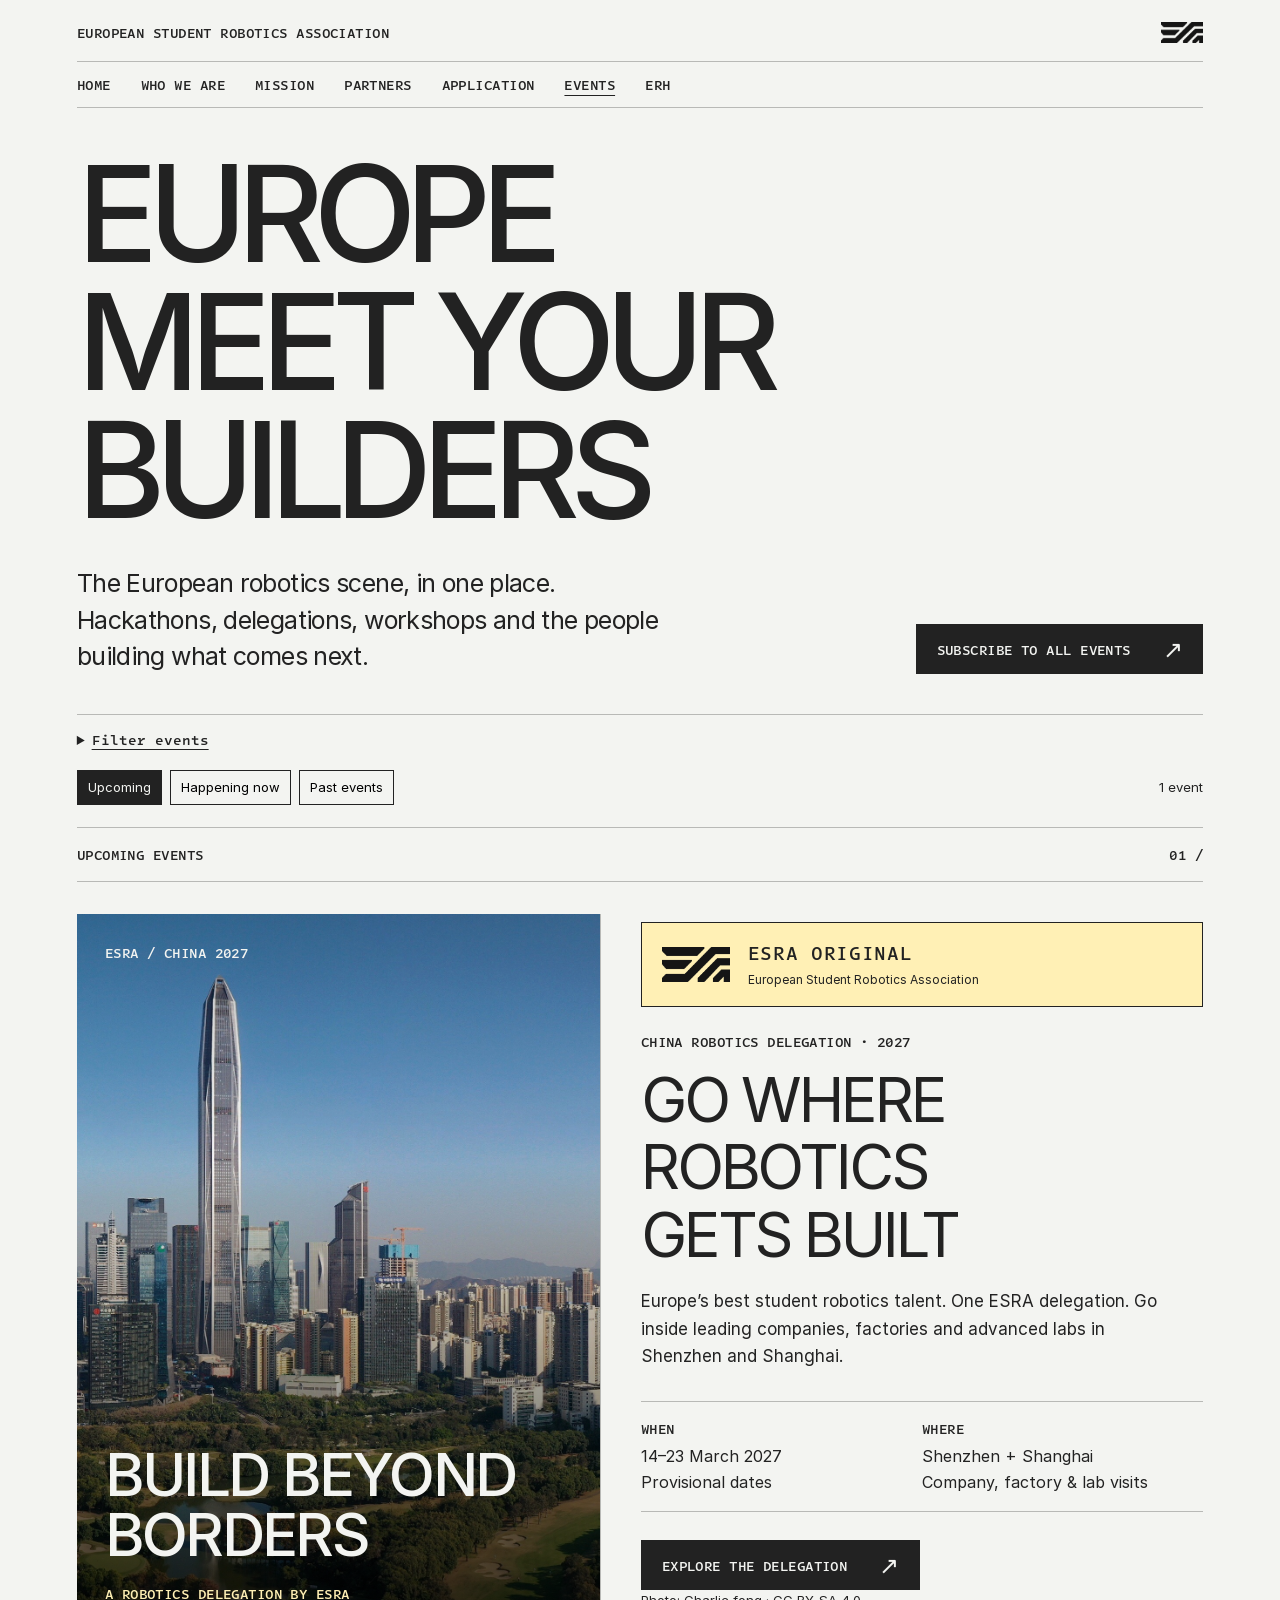
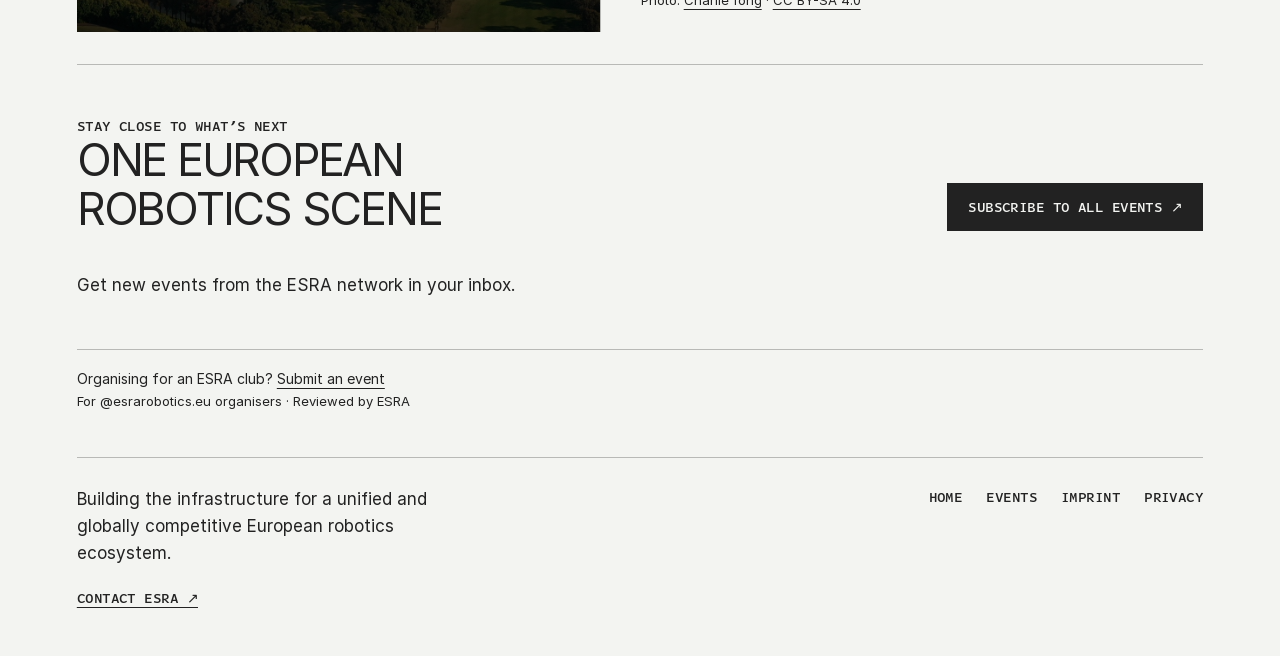
<file: events/index.html>
<!doctype html>
<html lang="en">
<head>
  <meta charset="utf-8">
  <base href="/">
  <meta name="viewport" content="width=device-width, initial-scale=1">
  <title>Events | ESRA</title>
  <meta name="description" content="Explore upcoming ESRA events, technical exchanges and community gatherings, including the proposed China Trip 2027.">
  <link rel="canonical" href="https://esrarobotics.eu/events/">
  <meta property="og:type" content="website">
  <meta property="og:title" content="Events | ESRA">
  <meta property="og:description" content="Explore upcoming ESRA events, technical exchanges and community gatherings, including the proposed China Trip 2027.">
  <meta property="og:url" content="https://esrarobotics.eu/events/">
  <meta property="og:image" content="https://esrarobotics.eu/assets/images/shenzhen-futian.jpg">
  <meta name="twitter:card" content="summary_large_image">
  <link rel="icon" href="/assets/images/mvNehTD46OVNZp0IWWv0jzUprWM.png">
  <link rel="stylesheet" href="/assets/css/events.css">
<script type="module" src="/assets/js/events.mjs"></script><link rel="alternate" type="application/rss+xml" title="ESRA events" href="/events/feeds/all.xml"></head>
<body class="events-page">
  <a class="skip" href="/events/#main-content">Skip to content</a>
  <div class="shell">
    <header>
      <div class="masthead">
        <p class="mono">European Student Robotics Association</p>
        <a href="/" aria-label="ESRA home"><img class="mark" src="/assets/images/sB4uRcxfpt5K2ulBtDdwfwjLNY4.png" width="870" height="443" alt="ESRA"></a>
      </div>
      <nav class="nav mono" aria-label="Main navigation">
        <a href="/#home">Home</a><a href="/#whatwedo">Who we are</a><a href="/#mission">Mission</a><a href="/#partners">Partners</a><a href="/#partners-1">Application</a><a href="/events/" aria-current="page">Events</a><a href="https://www.european-robotics.house/">ERH</a>
      </nav>
    </header>
    <main id="main-content">
      <h1>EUROPE<br>MEET YOUR<br>BUILDERS</h1>
      <div class="intro"><p>The European robotics scene, in one place.<br>Hackathons, delegations, workshops and the people building what comes next.</p><button class="button mono" type="button" data-open-newsletter>Subscribe to all events <span aria-hidden="true">↗</span></button></div>
<section class="discovery" aria-label="Find an event"><details class="quiet-filters"><summary>Filter events</summary><div class="filter-grid"><fieldset id="listing-types"><legend>Event types</legend></fieldset><label>Network<select id="origin-filter"><option value="all">All network events</option><option value="original">ESRA Originals</option><option value="community">Community events</option></select></label><label>Organiser or club<input id="club-filter" type="search" maxlength="100" placeholder="All clubs"></label></div></details><div class="period-tabs" role="group" aria-label="Event period"><button type="button" data-period="upcoming" aria-pressed="true">Upcoming</button><button type="button" data-period="current" aria-pressed="false">Happening now</button><button type="button" data-period="past" aria-pressed="false">Past events</button></div><p id="result-count" role="status" aria-live="polite">Explore upcoming ESRA and community events.</p></section><div class="section-bar mono"><p id="period-heading">Upcoming events</p><p>01 /</p></div>      <article id="china-feature" class="feature" aria-labelledby="china-title">
        <a class="feature-art china-cover" href="/events/china-trip-2027/" aria-label="Explore ESRA’s China robotics delegation"><img class="cover" src="/assets/images/shenzhen-futian.jpg" width="4899" height="1647" alt="Real photograph of Shenzhen’s Futian skyline"><div class="cover-caption"><span class="mono">ESRA / CHINA 2027</span><strong>BUILD BEYOND<br>BORDERS</strong><span class="mono">A robotics delegation by ESRA</span></div></a>
        <div class="feature-copy">
          <div class="original-brand"><img src="/assets/images/sB4uRcxfpt5K2ulBtDdwfwjLNY4.png" width="870" height="443" alt="ESRA"><div><strong class="mono">ESRA ORIGINAL</strong><span>European Student Robotics Association</span></div></div>
          <p class="mono">China Robotics Delegation · 2027</p><h2 id="china-title">GO WHERE<br>ROBOTICS<br>GETS BUILT</h2>
          <p>Europe’s best student robotics talent. One ESRA delegation. Go inside leading companies, factories and advanced labs in Shenzhen and Shanghai.</p>
          <dl class="facts"><div><dt class="mono">When</dt><dd>14–23 March 2027<br>Provisional dates</dd></div><div><dt class="mono">Where</dt><dd>Shenzhen + Shanghai<br>Company, factory &amp; lab visits</dd></div></dl>
          <a class="button mono" href="/events/china-trip-2027/">Explore the delegation <span aria-hidden="true">↗</span></a><p class="small">Photo: <a href="https://commons.wikimedia.org/wiki/File:The_panorama_of_Futian_Shenzhen.jpg">Charlie fong</a> · <a href="https://creativecommons.org/licenses/by-sa/4.0/">CC BY-SA 4.0</a></p>
        </div>
      </article><div id="community-events" class="event-collection"></div><p id="empty-events" class="empty-state" hidden>No events match these filters. Try another type, organiser or period.</p><noscript><p>Enable JavaScript to filter events and load approved community listings. The featured trip is available above.</p></noscript>
      <section class="follow-banner"><div><p class="mono">Stay close to what’s next</p><h2>ONE EUROPEAN<br>ROBOTICS SCENE</h2><p>Get new events from the ESRA network in your inbox.</p></div><button class="button mono" type="button" data-open-newsletter>Subscribe to all events ↗</button></section><p class="organiser-link">Organising for an ESRA club? <a href="/events/submit/">Submit an event</a><br><span class="small">For @esrarobotics.eu organisers · Reviewed by ESRA</span></p><dialog id="newsletter-dialog" aria-labelledby="newsletter-title"><button class="dialog-close" type="button" data-close-newsletter aria-label="Close newsletter signup">×</button><p class="mono">The European robotics network</p><h2 id="newsletter-title">BE THERE<br>FOR WHAT’S NEXT</h2><p>New trips, hackathons, workshops and exchanges. One email list for the whole scene.</p><form id="newsletter-form"><label>Your email<input type="email" name="email" autocomplete="email" required maxlength="254" placeholder="you@example.eu"></label><label class="check"><input type="checkbox" name="consent" required>I’d like ESRA event updates. I can unsubscribe in any email.</label><label class="honeypot" aria-hidden="true">Leave empty<input name="website" tabindex="-1" autocomplete="off"></label><button class="button mono" type="submit">Subscribe to all events ↗</button><p class="form-status" role="status" aria-live="polite"></p></form><p class="small">Confirm your address from the email we send. <a href="/events/rules/#privacy">Newsletter privacy</a>.</p><details class="feed-alternative"><summary>Prefer a feed or calendar?</summary><p><a href="/events/feeds/all.xml">All events RSS</a> · <a href="/events/feeds/all.ics">Calendar feed</a></p></details></dialog></main>    <footer class="footer">
      <div><p>Building the infrastructure for a unified and globally competitive European robotics ecosystem.</p><a class="mono" href="mailto:info@esrarobotics.eu">Contact ESRA ↗</a></div>
      <nav class="mono" aria-label="Footer navigation"><a href="/">Home</a><a href="/events/">Events</a><a href="/imprint/">Imprint</a><a href="/imprint/#privacy">Privacy</a></nav>
    </footer>
  </div>
</body>
</html>
</file>
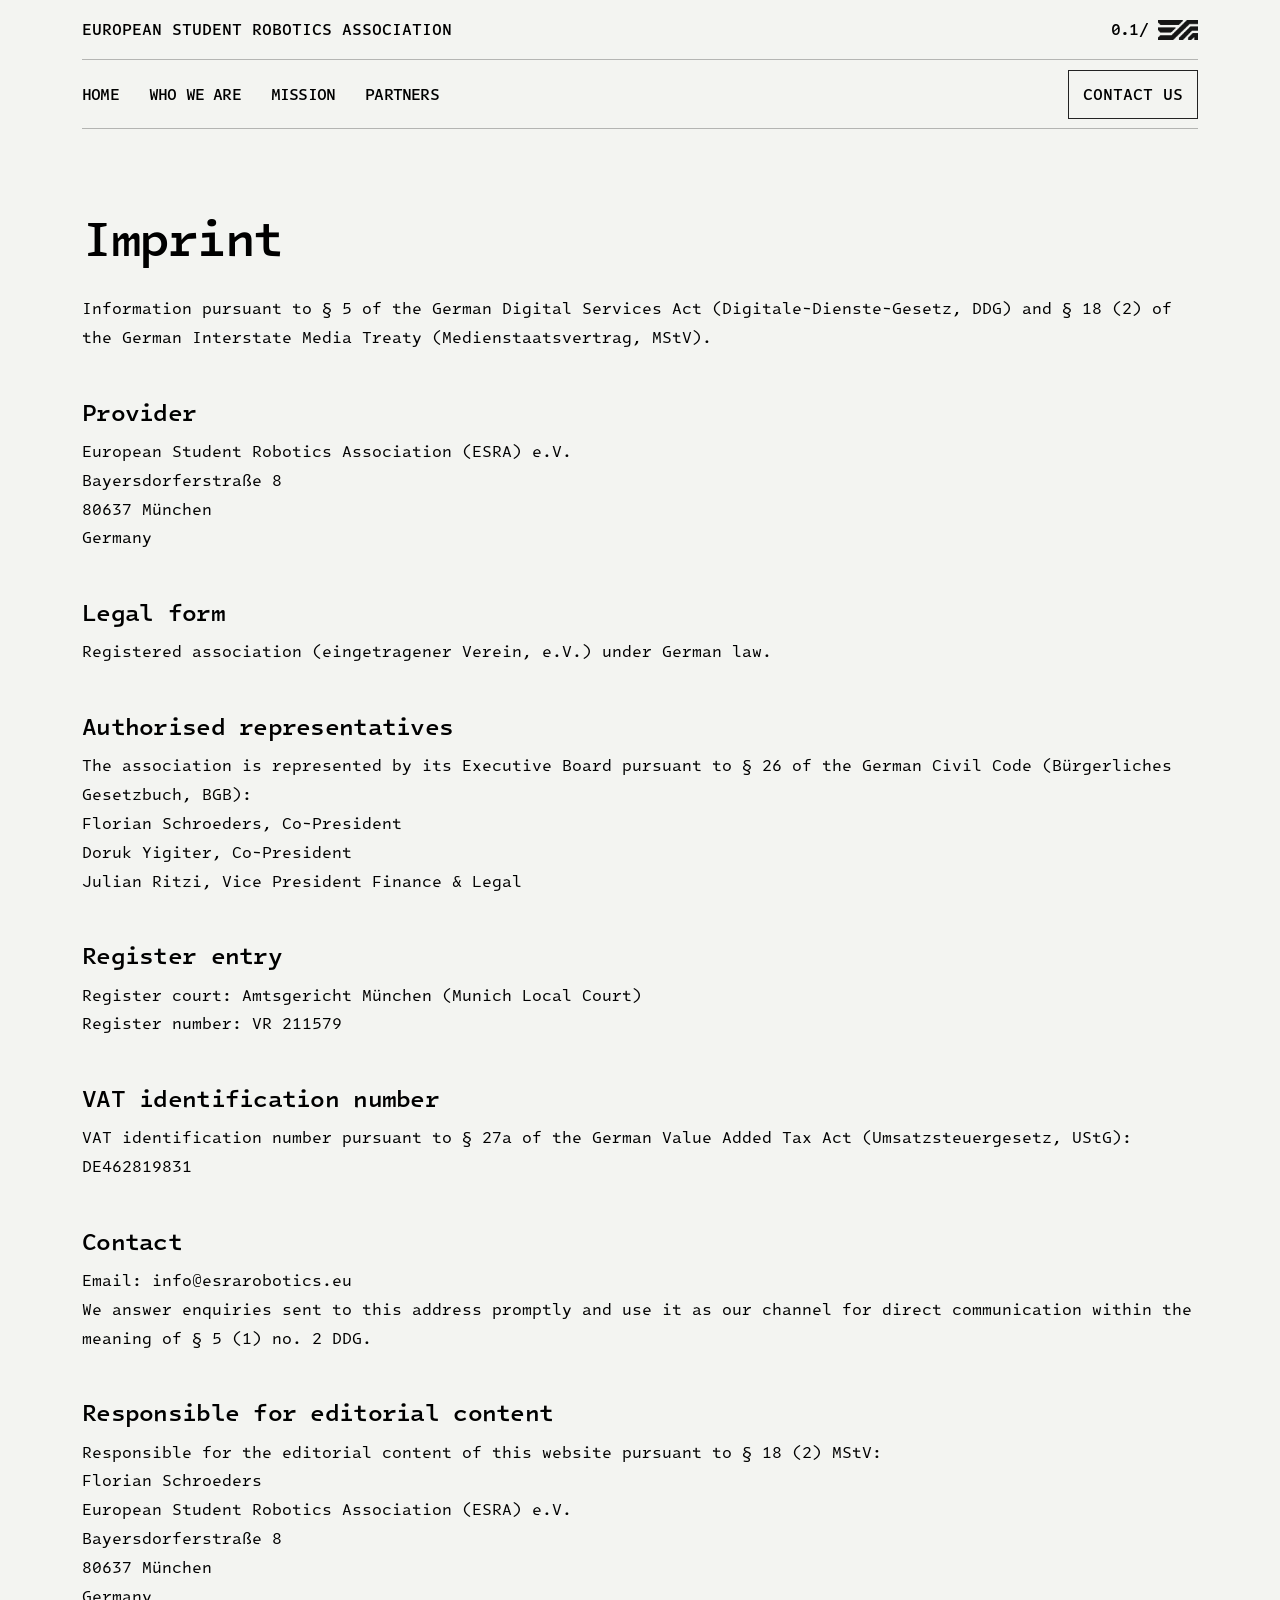
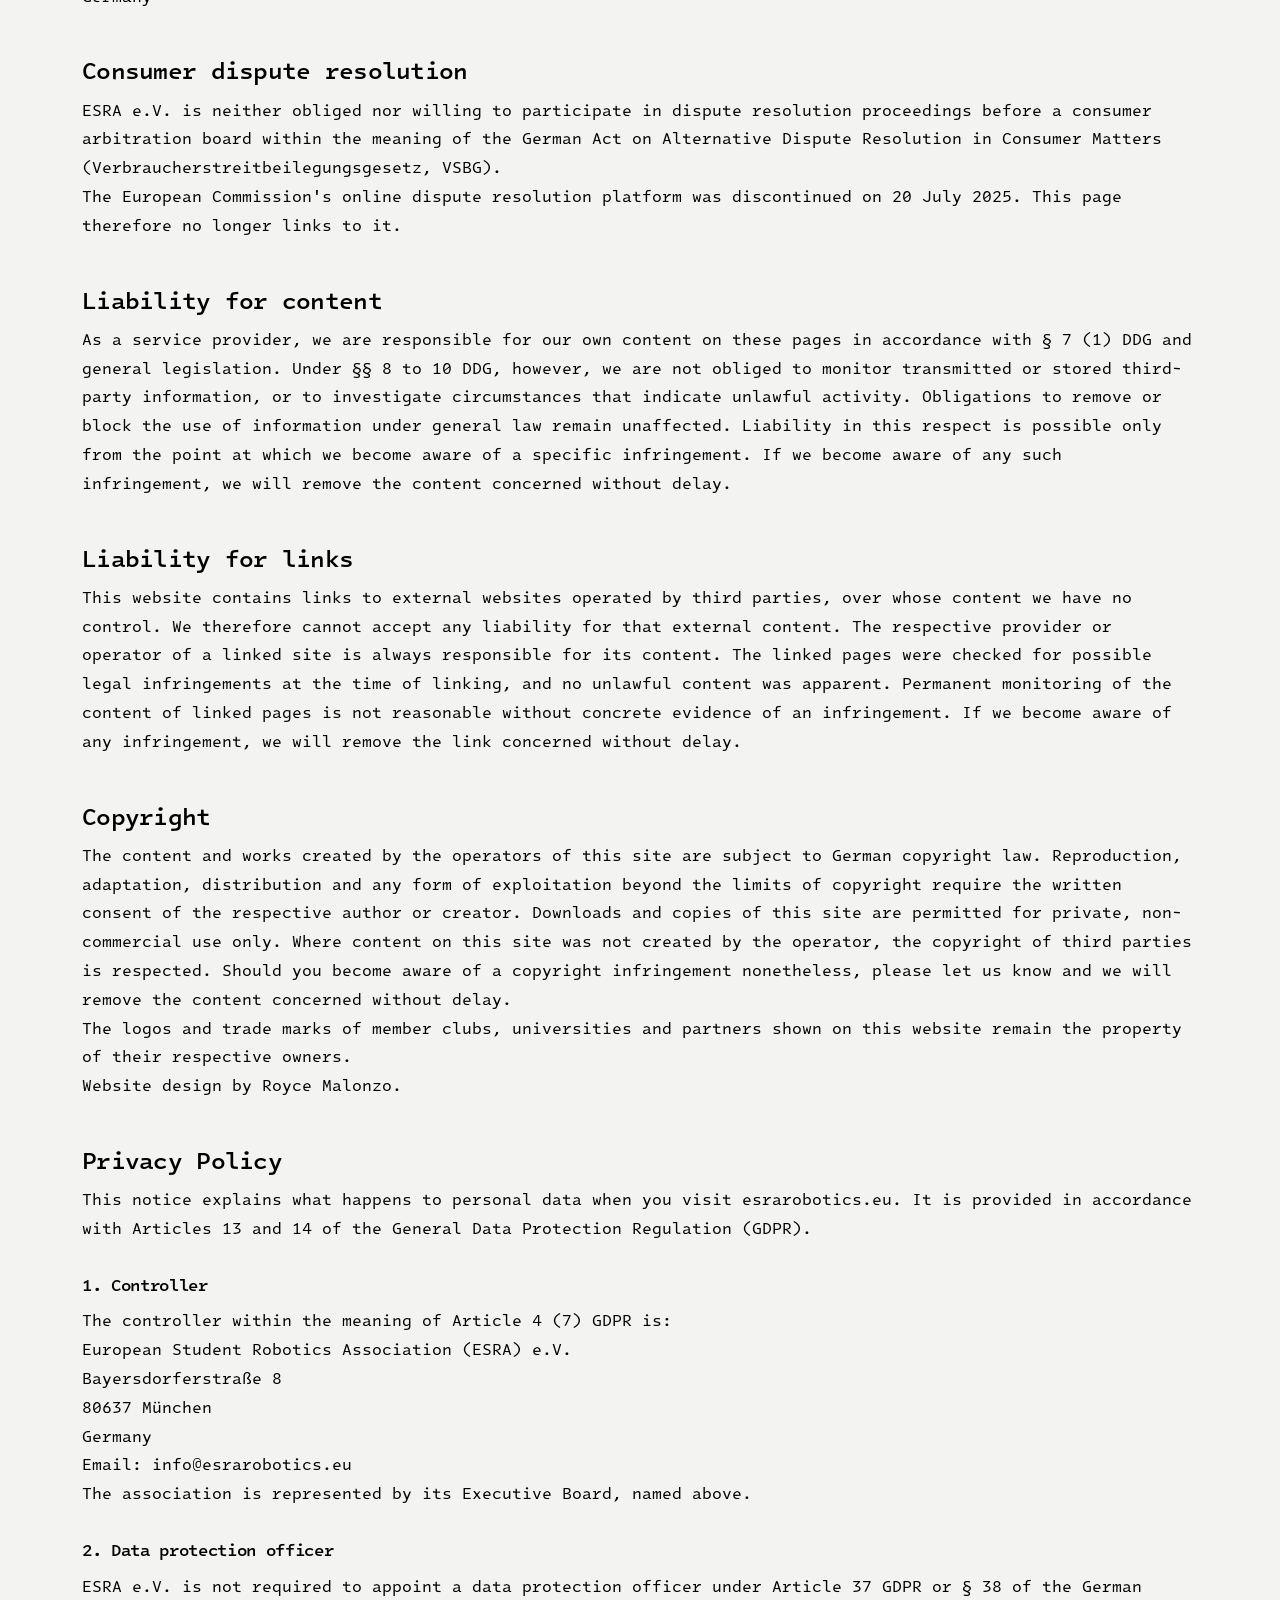
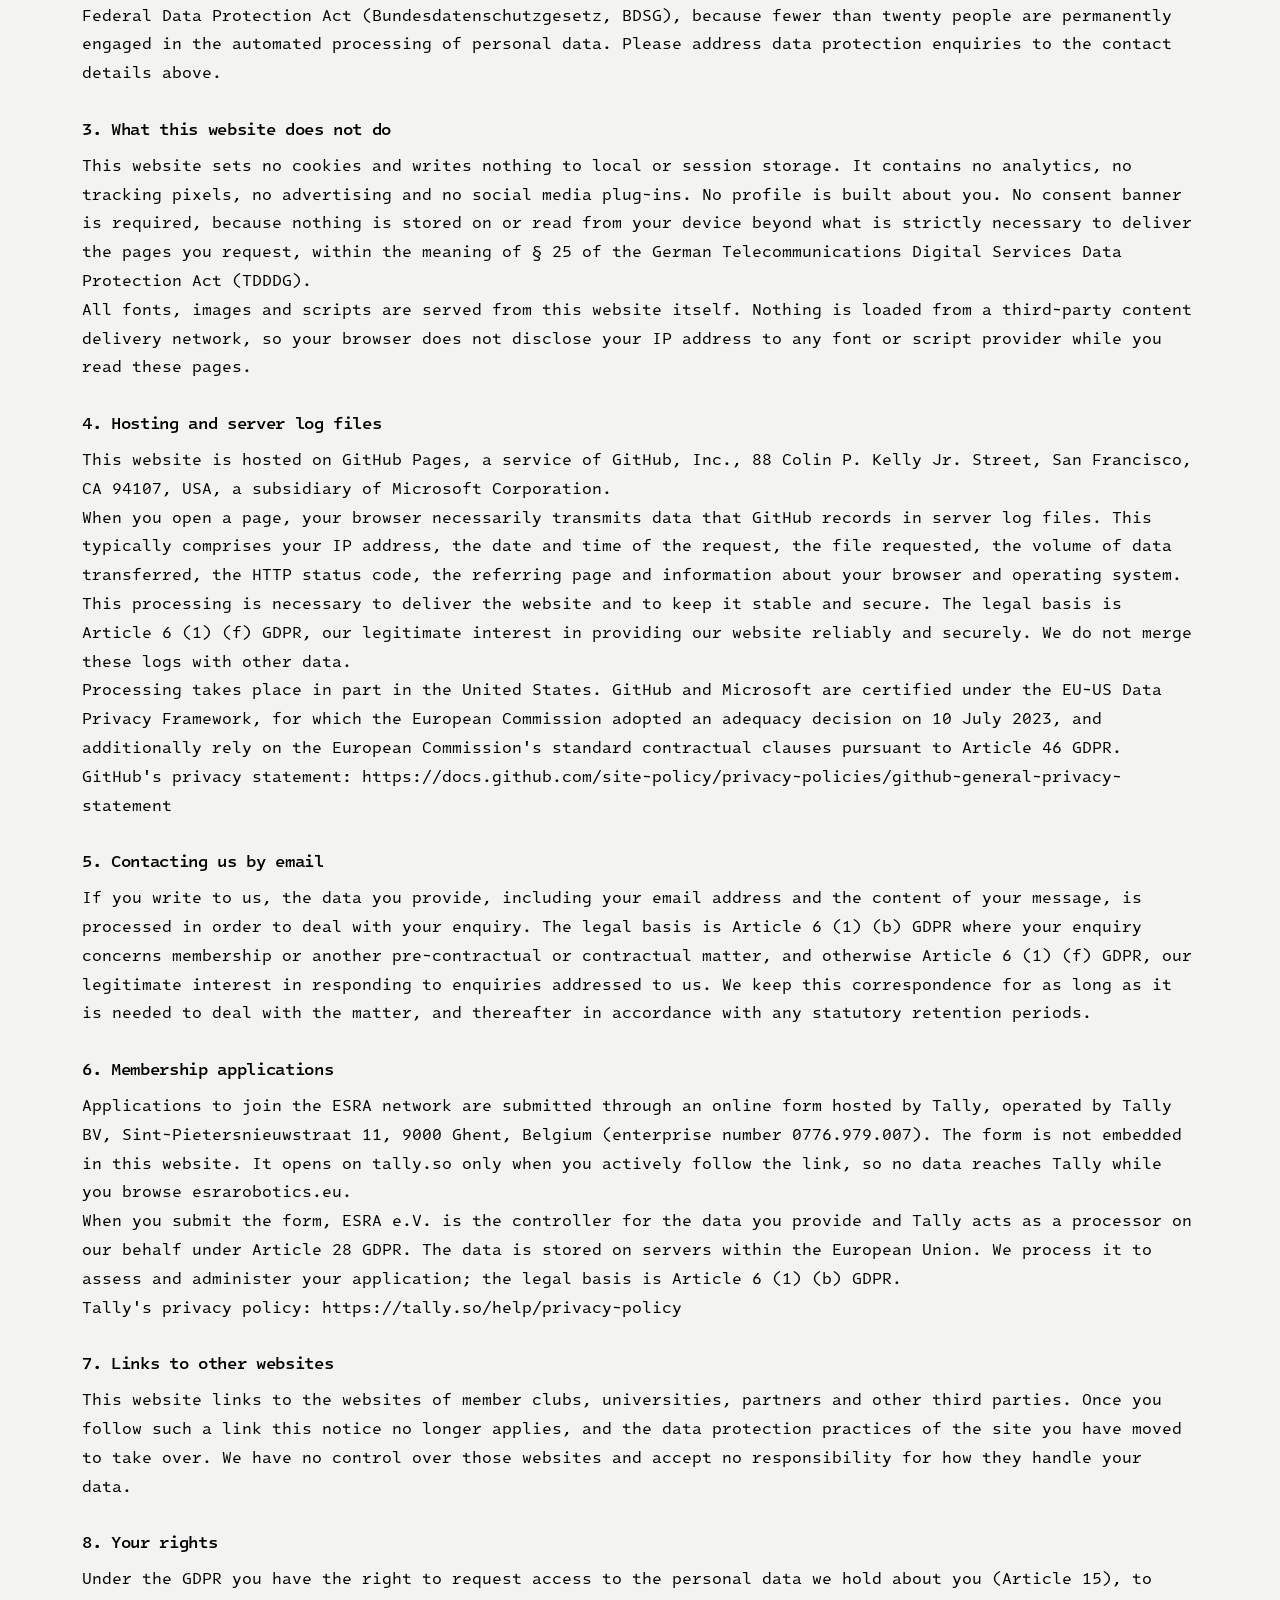
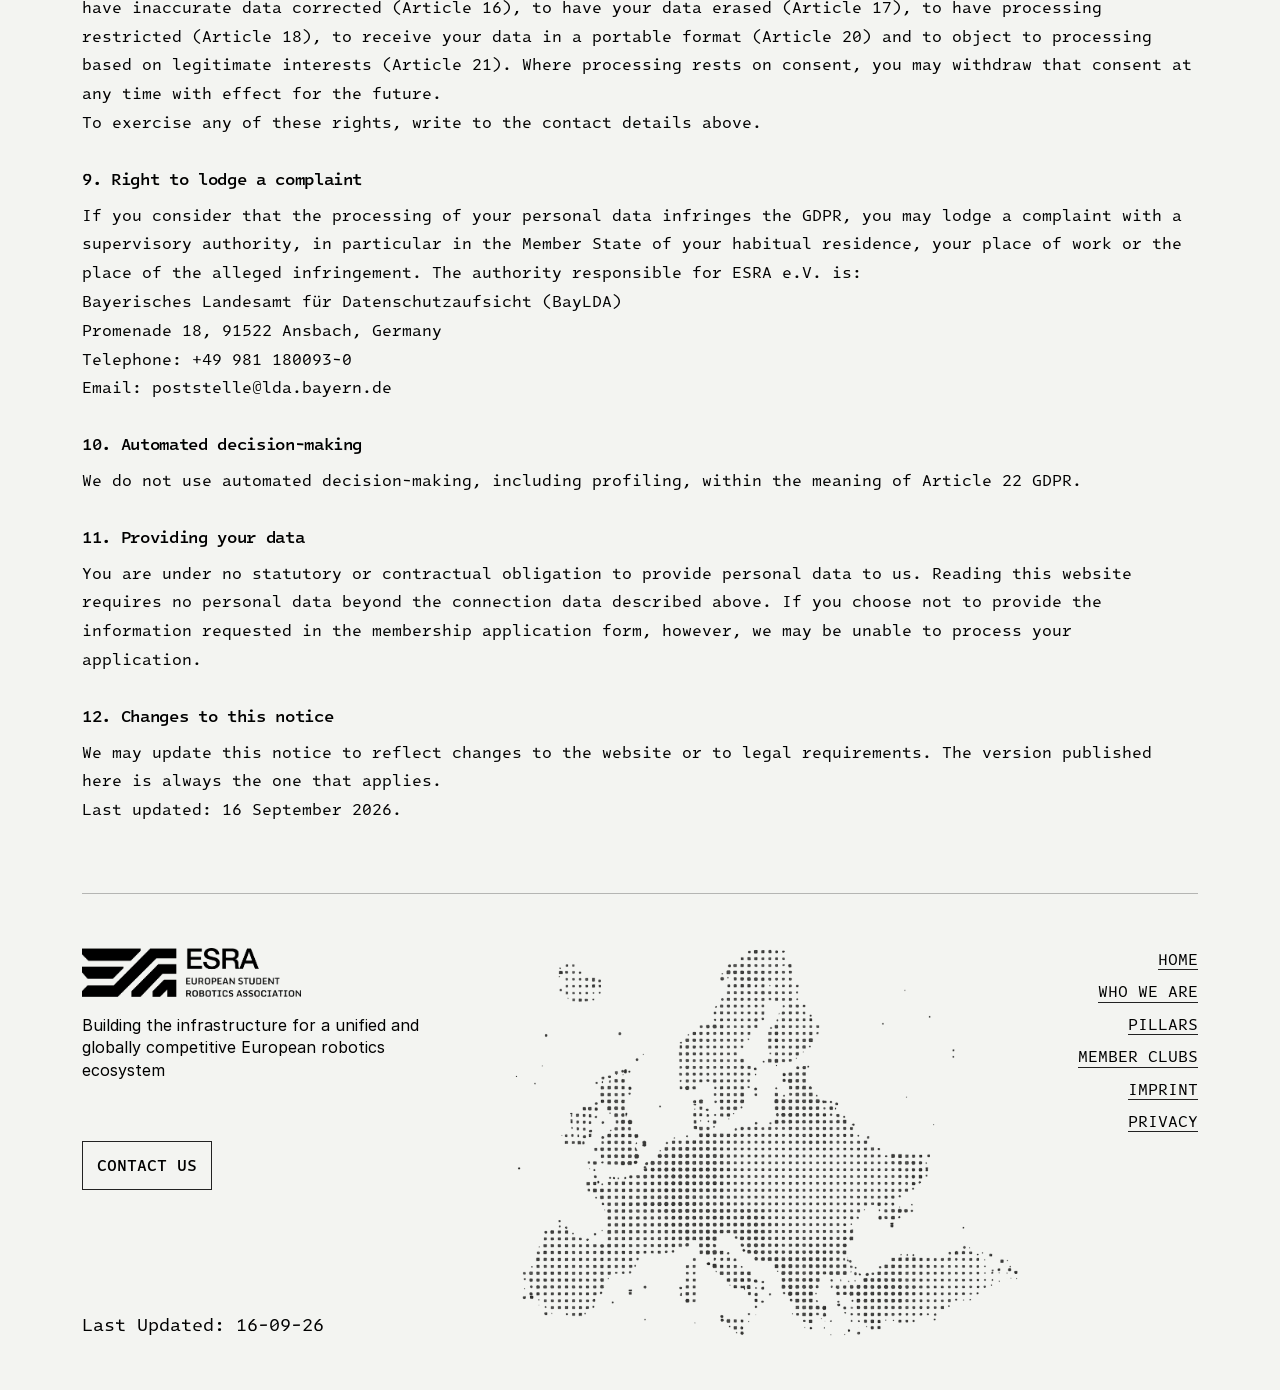
<file: imprint/index.html>
<!DOCTYPE html>
<html lang="en" data-redirect-timezone="1" dir="ltr"><head>
	<meta charset="utf-8">
	<!-- This page is served from /imprint/, but the Framer router builds
	     internal links relative to the current directory ("./#mission").
	     Without this base they would resolve to /imprint/#mission. -->
	<base href="/">
	<meta name="viewport" content="width=device-width">
	<meta name="generator" content="Framer 8a671e2">
	<title>Imprint &amp; Privacy Policy</title>
    <meta name="description" content="Legal notice and privacy policy of the European Student Robotics Association (ESRA) e.V., Munich.">
    <link href="/assets/images/mvNehTD46OVNZp0IWWv0jzUprWM.png" rel="icon" media="(prefers-color-scheme: light)">
    <link href="/assets/images/bqBTNplWTl4pu9ntGxEZoztqpY.png" rel="icon" media="(prefers-color-scheme: dark)">
    <link rel="apple-touch-icon" href="/assets/images/GwSGShFpPZ7jSxQvuWMsMtGgKI.png">
    <!-- Open Graph -->
    <meta property="og:type" content="website">
    <meta property="og:title" content="Imprint">
    <meta property="og:description" content="ESRA connects robotics students of the leading European technical universities in a coordinated pan-European network, enabling the next generation of robotics builders to collaborate and secure resources at European scale.">
    <meta property="og:image" content="/assets/images/gJD0i2kuQtMhopbDOO9rz0W288I.png">
    <!-- X -->
    <meta name="twitter:card" content="summary_large_image">
    <meta name="twitter:title" content="Imprint">
    <meta name="twitter:description" content="ESRA connects robotics students of the leading European technical universities in a coordinated pan-European network, enabling the next generation of robotics builders to collaborate and secure resources at European scale.">
    <meta name="twitter:image" content="/assets/images/gJD0i2kuQtMhopbDOO9rz0W288I.png">
	
	
	
	<link rel="canonical" href="https://esrarobotics.eu/imprint/"><meta property="og:url" content="https://esrarobotics.eu/imprint/"><!-- Start of headStart -->
    
    <!-- End of headStart -->
	
	<style data-framer-font-css="">/* symbols2 */
@font-face {
  font-family: 'Intel One Mono';
  font-style: normal;
  font-weight: 400;
  src: url(/assets/fonts/intelonemono-7057bb56.woff2) format('woff2');
  unicode-range: U+2000-2001, U+2004-2008, U+200A, U+23B8-23BD, U+2500-259F;
}
/* vietnamese */
@font-face {
  font-family: 'Intel One Mono';
  font-style: normal;
  font-weight: 400;
  src: url(/assets/fonts/intelonemono-44b9a9fe.woff2) format('woff2');
  unicode-range: U+0102-0103, U+0110-0111, U+0128-0129, U+0168-0169, U+01A0-01A1, U+01AF-01B0, U+0300-0301, U+0303-0304, U+0308-0309, U+0323, U+0329, U+1EA0-1EF9, U+20AB;
}
/* latin-ext */
@font-face {
  font-family: 'Intel One Mono';
  font-style: normal;
  font-weight: 400;
  src: url(/assets/fonts/intelonemono-205315d5.woff2) format('woff2');
  unicode-range: U+0100-02BA, U+02BD-02C5, U+02C7-02CC, U+02CE-02D7, U+02DD-02FF, U+0304, U+0308, U+0329, U+1D00-1DBF, U+1E00-1E9F, U+1EF2-1EFF, U+2020, U+20A0-20AB, U+20AD-20C0, U+2113, U+2C60-2C7F, U+A720-A7FF;
}
/* latin */
@font-face {
  font-family: 'Intel One Mono';
  font-style: normal;
  font-weight: 400;
  src: url(/assets/fonts/intelonemono-1d62d9bd.woff2) format('woff2');
  unicode-range: U+0000-00FF, U+0131, U+0152-0153, U+02BB-02BC, U+02C6, U+02DA, U+02DC, U+0304, U+0308, U+0329, U+2000-206F, U+20AC, U+2122, U+2191, U+2193, U+2212, U+2215, U+FEFF, U+FFFD;
}
/* symbols2 */
@font-face {
  font-family: 'Intel One Mono';
  font-style: normal;
  font-weight: 500;
  src: url(/assets/fonts/intelonemono-03ba9060.woff2) format('woff2');
  unicode-range: U+2000-2001, U+2004-2008, U+200A, U+23B8-23BD, U+2500-259F;
}
/* vietnamese */
@font-face {
  font-family: 'Intel One Mono';
  font-style: normal;
  font-weight: 500;
  src: url(/assets/fonts/intelonemono-ff7b02e4.woff2) format('woff2');
  unicode-range: U+0102-0103, U+0110-0111, U+0128-0129, U+0168-0169, U+01A0-01A1, U+01AF-01B0, U+0300-0301, U+0303-0304, U+0308-0309, U+0323, U+0329, U+1EA0-1EF9, U+20AB;
}
/* latin-ext */
@font-face {
  font-family: 'Intel One Mono';
  font-style: normal;
  font-weight: 500;
  src: url(/assets/fonts/intelonemono-756a397a.woff2) format('woff2');
  unicode-range: U+0100-02BA, U+02BD-02C5, U+02C7-02CC, U+02CE-02D7, U+02DD-02FF, U+0304, U+0308, U+0329, U+1D00-1DBF, U+1E00-1E9F, U+1EF2-1EFF, U+2020, U+20A0-20AB, U+20AD-20C0, U+2113, U+2C60-2C7F, U+A720-A7FF;
}
/* latin */
@font-face {
  font-family: 'Intel One Mono';
  font-style: normal;
  font-weight: 500;
  src: url(/assets/fonts/intelonemono-7ecc20bb.woff2) format('woff2');
  unicode-range: U+0000-00FF, U+0131, U+0152-0153, U+02BB-02BC, U+02C6, U+02DA, U+02DC, U+0304, U+0308, U+0329, U+2000-206F, U+20AC, U+2122, U+2191, U+2193, U+2212, U+2215, U+FEFF, U+FFFD;
}

@font-face { font-family: "Inter"; src: url("/assets/fonts/5vvr9Vy74if2I6bQbJvbw7SY1pQ.woff2"); font-display: swap; font-style: normal; font-weight: 400; unicode-range: U+0460-052F, U+1C80-1C88, U+20B4, U+2DE0-2DFF, U+A640-A69F, U+FE2E-FE2F }
@font-face { font-family: "Inter"; src: url("/assets/fonts/EOr0mi4hNtlgWNn9if640EZzXCo.woff2"); font-display: swap; font-style: normal; font-weight: 400; unicode-range: U+0301, U+0400-045F, U+0490-0491, U+04B0-04B1, U+2116 }
@font-face { font-family: "Inter"; src: url("/assets/fonts/Y9k9QrlZAqio88Klkmbd8VoMQc.woff2"); font-display: swap; font-style: normal; font-weight: 400; unicode-range: U+1F00-1FFF }
@font-face { font-family: "Inter"; src: url("/assets/fonts/OYrD2tBIBPvoJXiIHnLoOXnY9M.woff2"); font-display: swap; font-style: normal; font-weight: 400; unicode-range: U+0370-03FF }
@font-face { font-family: "Inter"; src: url("/assets/fonts/JeYwfuaPfZHQhEG8U5gtPDZ7WQ.woff2"); font-display: swap; font-style: normal; font-weight: 400; unicode-range: U+0100-024F, U+0259, U+1E00-1EFF, U+2020, U+20A0-20AB, U+20AD-20CF, U+2113, U+2C60-2C7F, U+A720-A7FF }
@font-face { font-family: "Inter"; src: url("/assets/fonts/GrgcKwrN6d3Uz8EwcLHZxwEfC4.woff2"); font-display: swap; font-style: normal; font-weight: 400; unicode-range: U+0000-00FF, U+0131, U+0152-0153, U+02BB-02BC, U+02C6, U+02DA, U+02DC, U+2000-206F, U+2070, U+2074-207E, U+2080-208E, U+20AC, U+2122, U+2191, U+2193, U+2212, U+2215, U+FEFF, U+FFFD }
@font-face { font-family: "Inter"; src: url("/assets/fonts/b6Y37FthZeALduNqHicBT6FutY.woff2"); font-display: swap; font-style: normal; font-weight: 400; unicode-range: U+0102-0103, U+0110-0111, U+0128-0129, U+0168-0169, U+01A0-01A1, U+01AF-01B0, U+1EA0-1EF9, U+20AB }
@font-face { font-family: "Inter"; src: url("/assets/fonts/5A3Ce6C9YYmCjpQx9M4inSaKU.woff2"); font-display: swap; font-style: normal; font-weight: 500; unicode-range: U+0460-052F, U+1C80-1C88, U+20B4, U+2DE0-2DFF, U+A640-A69F, U+FE2E-FE2F }
@font-face { font-family: "Inter"; src: url("/assets/fonts/Qx95Xyt0Ka3SGhinnbXIGpEIyP4.woff2"); font-display: swap; font-style: normal; font-weight: 500; unicode-range: U+0301, U+0400-045F, U+0490-0491, U+04B0-04B1, U+2116 }
@font-face { font-family: "Inter"; src: url("/assets/fonts/6mJuEAguuIuMog10gGvH5d3cl8.woff2"); font-display: swap; font-style: normal; font-weight: 500; unicode-range: U+1F00-1FFF }
@font-face { font-family: "Inter"; src: url("/assets/fonts/xYYWaj7wCU5zSQH0eXvSaS19wo.woff2"); font-display: swap; font-style: normal; font-weight: 500; unicode-range: U+0370-03FF }
@font-face { font-family: "Inter"; src: url("/assets/fonts/otTaNuNpVK4RbdlT7zDDdKvQBA.woff2"); font-display: swap; font-style: normal; font-weight: 500; unicode-range: U+0100-024F, U+0259, U+1E00-1EFF, U+2020, U+20A0-20AB, U+20AD-20CF, U+2113, U+2C60-2C7F, U+A720-A7FF }
@font-face { font-family: "Inter"; src: url("/assets/fonts/UjlFhCnUjxhNfep4oYBPqnEssyo.woff2"); font-display: swap; font-style: normal; font-weight: 500; unicode-range: U+0000-00FF, U+0131, U+0152-0153, U+02BB-02BC, U+02C6, U+02DA, U+02DC, U+2000-206F, U+2070, U+2074-207E, U+2080-208E, U+20AC, U+2122, U+2191, U+2193, U+2212, U+2215, U+FEFF, U+FFFD }
@font-face { font-family: "Inter"; src: url("/assets/fonts/DolVirEGb34pEXEp8t8FQBSK4.woff2"); font-display: swap; font-style: normal; font-weight: 500; unicode-range: U+0102-0103, U+0110-0111, U+0128-0129, U+0168-0169, U+01A0-01A1, U+01AF-01B0, U+1EA0-1EF9, U+20AB }
@font-face { font-family: "Inter Placeholder"; src: local("Arial"); ascent-override: 89.79%; descent-override: 22.36%; line-gap-override: 0.00%; size-adjust: 107.89% }</style>
	
	<meta name="robots" content="max-image-preview:large"><style data-framer-css-ssr-minified="" data-framer-components="framer-lib-cursors-host framer-4vADw PropertyOverrides framer-lib-combinedCSSRules">html,body,#main{box-sizing:border-box;margin:0;padding:0}:root{-webkit-font-smoothing:antialiased;-moz-osx-font-smoothing:grayscale}*{box-sizing:border-box;-webkit-font-smoothing:inherit}h1,h2,h3,h4,h5,h6,p,figure{margin:0}body,input,textarea,select,button{font-family:sans-serif;font-size:12px}@supports (background:-webkit-named-image(i)) and (not (grid-template-rows:subgrid)){body{--framer-will-change-override:transform}}@supports (background:-webkit-named-image(i)) and (not (position-area:top right)){body{--framer-will-change-filter-override:filter}}[data-framer-component-type=Text] div div span,[data-framer-component-type=Text] a div span,[data-framer-component-type=Text] span span span,[data-framer-component-type=Text] p span span,[data-framer-component-type=Text] h1 span span,[data-framer-component-type=Text] h2 span span,[data-framer-component-type=Text] h3 span span,[data-framer-component-type=Text] h4 span span,[data-framer-component-type=Text] h5 span span,[data-framer-component-type=Text] h6 span span,[data-framer-component-type=Text] a{font-family:var(--font-family);font-style:var(--font-style);font-weight:min(calc(var(--framer-font-weight-increase,0) + var(--font-weight,400)),900);color:var(--text-color);letter-spacing:var(--letter-spacing);font-size:var(--font-size);text-transform:var(--text-transform);--text-decoration:var(--framer-text-decoration-style,solid)var(--framer-text-decoration,none)var(--framer-text-decoration-color,currentcolor)var(--framer-text-decoration-thickness,auto);--text-decoration-skip-ink:var(--framer-text-decoration-skip-ink);--text-underline-offset:var(--framer-text-decoration-offset);line-height:var(--line-height);--font-family:var(--framer-font-family);--font-style:var(--framer-font-style);--font-weight:var(--framer-font-weight);--text-color:var(--framer-text-color);--letter-spacing:var(--framer-letter-spacing);--font-size:var(--framer-font-size);--text-transform:var(--framer-text-transform);--line-height:var(--framer-line-height)}@supports not (color:color(display-p3 1 1 1)){p.framer-text,div.framer-text,h1.framer-text,h2.framer-text,h3.framer-text,h4.framer-text,h5.framer-text,h6.framer-text,li.framer-text,ol.framer-text,ul.framer-text,span.framer-text:not([data-text-fill]){color:var(--framer-blockquote-text-color-rgb,var(--framer-blockquote-text-color,var(--framer-text-color-rgb,var(--framer-text-color,#000))));-webkit-text-stroke-color:var(--framer-text-stroke-color-rgb,var(--framer-text-stroke-color,initial))}mark.framer-text{background-color:var(--framer-blockquote-text-background-color-rgb,var(--framer-blockquote-text-background-color,var(--framer-text-background-color-rgb,var(--framer-text-background-color,initial))))}}@supports not (color:color(display-p3 1 1 1)){code.framer-text,code.framer-text span.framer-text:not([data-text-fill]){color:var(--framer-blockquote-text-color-rgb,var(--framer-blockquote-text-color,var(--framer-code-text-color-rgb,var(--framer-code-text-color,var(--framer-text-color-rgb,var(--framer-text-color,#000))))))}}@supports not (color:color(display-p3 1 1 1)){a.framer-text,span.framer-text[data-nested-link]{color:var(--framer-link-text-color-rgb,var(--framer-link-text-color,var(--framer-blockquote-text-color-rgb,var(--framer-blockquote-text-color,var(--framer-text-color-rgb,var(--framer-text-color,#000))))));background-color:var(--framer-link-text-background-color-rgb,var(--framer-link-text-background-color,initial));-webkit-text-decoration-color:var(--framer-link-text-decoration-color-rgb,var(--framer-link-text-decoration-color,var(--framer-text-decoration-color-rgb,var(--framer-text-decoration-color,currentcolor))));text-decoration-color:var(--framer-link-text-decoration-color-rgb,var(--framer-link-text-decoration-color,var(--framer-text-decoration-color-rgb,var(--framer-text-decoration-color,currentcolor))))}}@supports not (color:color(display-p3 1 1 1)){code.framer-text a.framer-text,code.framer-text a.framer-text span.framer-text:not([data-text-fill]),code.framer-text span.framer-text[data-nested-link],code.framer-text span.framer-text[data-nested-link] span.framer-text:not([data-text-fill]){color:var(--framer-link-text-color-rgb,var(--framer-link-text-color,var(--framer-blockquote-text-color-rgb,var(--framer-blockquote-text-color,var(--framer-code-text-color-rgb,var(--framer-code-text-color,var(--framer-text-color-rgb,var(--framer-text-color,#000))))))))}}@supports not (color:color(display-p3 1 1 1)){a.framer-text:hover,span.framer-text[data-nested-link]:hover{color:var(--framer-link-hover-text-color-rgb,var(--framer-link-hover-text-color,var(--framer-link-text-color-rgb,var(--framer-link-text-color,var(--framer-blockquote-text-color-rgb,var(--framer-blockquote-text-color,var(--framer-text-color-rgb,var(--framer-text-color,#000))))))));background-color:var(--framer-link-hover-text-background-color-rgb,var(--framer-link-hover-text-background-color,var(--framer-link-text-background-color-rgb,var(--framer-link-text-background-color,var(--framer-text-background-color-rgb,var(--framer-text-background-color,initial))))));-webkit-text-decoration-color:var(--framer-link-hover-text-decoration-color-rgb,var(--framer-link-hover-text-decoration-color,var(--framer-link-text-decoration-color-rgb,var(--framer-link-text-decoration-color,var(--framer-text-decoration-color-rgb,var(--framer-text-decoration-color,currentcolor))))));text-decoration-color:var(--framer-link-hover-text-decoration-color-rgb,var(--framer-link-hover-text-decoration-color,var(--framer-link-text-decoration-color-rgb,var(--framer-link-text-decoration-color,var(--framer-text-decoration-color-rgb,var(--framer-text-decoration-color,currentcolor))))))}}@supports not (color:color(display-p3 1 1 1)){code.framer-text a.framer-text:hover,code.framer-text span.framer-text[data-nested-link]:hover{color:var(--framer-link-hover-text-color-rgb,var(--framer-link-hover-text-color,var(--framer-link-text-color-rgb,var(--framer-link-text-color,var(--framer-blockquote-text-color-rgb,var(--framer-blockquote-text-color,var(--framer-code-text-color-rgb,var(--framer-code-text-color,var(--framer-text-color-rgb,var(--framer-text-color,#000))))))))))}}@supports not (color:color(display-p3 1 1 1)){a.framer-text[data-framer-page-link-current],span.framer-text[data-framer-page-link-current]{color:var(--framer-link-current-text-color-rgb,var(--framer-link-current-text-color,var(--framer-link-text-color-rgb,var(--framer-link-text-color,var(--framer-text-color-rgb,var(--framer-text-color,#000))))));background-color:var(--framer-link-current-text-background-color-rgb,var(--framer-link-current-text-background-color,var(--framer-link-text-background-color-rgb,var(--framer-link-text-background-color,var(--framer-text-background-color-rgb,var(--framer-text-background-color,initial))))));-webkit-text-decoration-color:var(--framer-link-current-text-decoration-color-rgb,var(--framer-link-current-text-decoration-color,var(--framer-link-text-decoration-color-rgb,var(--framer-link-text-decoration-color,var(--framer-text-decoration-color-rgb,var(--framer-text-decoration-color,currentcolor))))));text-decoration-color:var(--framer-link-current-text-decoration-color-rgb,var(--framer-link-current-text-decoration-color,var(--framer-link-text-decoration-color-rgb,var(--framer-link-text-decoration-color,var(--framer-text-decoration-color-rgb,var(--framer-text-decoration-color,currentcolor))))))}}@supports not (color:color(display-p3 1 1 1)){code.framer-text a.framer-text[data-framer-page-link-current],code.framer-text a.framer-text[data-framer-page-link-current] span.framer-text:not([data-text-fill]),code.framer-text span.framer-text[data-framer-page-link-current],code.framer-text span.framer-text[data-framer-page-link-current] span.framer-text:not([data-text-fill]){color:var(--framer-link-current-text-color-rgb,var(--framer-link-current-text-color,var(--framer-link-text-color-rgb,var(--framer-link-text-color,var(--framer-code-text-color-rgb,var(--framer-code-text-color,var(--framer-text-color-rgb,var(--framer-text-color,#000))))))));background-color:var(--framer-link-current-text-background-color-rgb,var(--framer-link-current-text-background-color,var(--framer-link-text-background-color-rgb,var(--framer-link-text-background-color,var(--framer-text-background-color-rgb,var(--framer-text-background-color,initial))))))}}@supports not (color:color(display-p3 1 1 1)){a.framer-text[data-framer-page-link-current]:hover,span.framer-text[data-framer-page-link-current]:hover{color:var(--framer-link-hover-text-color-rgb,var(--framer-link-hover-text-color,var(--framer-link-current-text-color-rgb,var(--framer-link-current-text-color,var(--framer-link-text-color-rgb,var(--framer-link-text-color,var(--framer-code-text-color-rgb,var(--framer-code-text-color,var(--framer-text-color-rgb,var(--framer-text-color,#000))))))))));background-color:var(--framer-link-hover-text-background-color-rgb,var(--framer-link-hover-text-background-color,var(--framer-link-current-text-background-color-rgb,var(--framer-link-current-text-background-color,var(--framer-link-text-background-color-rgb,var(--framer-link-text-background-color,initial))))));-webkit-text-decoration-color:var(--framer-link-hover-text-decoration-color-rgb,var(--framer-link-hover-text-decoration-color,var(--framer-link-current-text-decoration-color-rgb,var(--framer-link-current-text-decoration-color,var(--framer-link-text-decoration-color-rgb,var(--framer-link-text-decoration-color,var(--framer-text-decoration-color-rgb,var(--framer-text-decoration-color,currentcolor))))))));text-decoration-color:var(--framer-link-hover-text-decoration-color-rgb,var(--framer-link-hover-text-decoration-color,var(--framer-link-current-text-decoration-color-rgb,var(--framer-link-current-text-decoration-color,var(--framer-link-text-decoration-color-rgb,var(--framer-link-text-decoration-color,var(--framer-text-decoration-color-rgb,var(--framer-text-decoration-color,currentcolor))))))))}}@supports not (color:color(display-p3 1 1 1)){code.framer-text a.framer-text[data-framer-page-link-current]:hover,code.framer-text a.framer-text[data-framer-page-link-current]:hover span.framer-text:not([data-text-fill]),code.framer-text span.framer-text[data-framer-page-link-current]:hover,code.framer-text span.framer-text[data-framer-page-link-current]:hover span.framer-text:not([data-text-fill]){color:var(--framer-link-hover-text-color-rgb,var(--framer-link-hover-text-color,var(--framer-link-current-text-color-rgb,var(--framer-link-current-text-color,var(--framer-link-text-color-rgb,var(--framer-link-text-color,var(--framer-code-text-color-rgb,var(--framer-code-text-color,var(--framer-text-color-rgb,var(--framer-text-color,#000))))))))));background-color:var(--framer-link-hover-text-background-color-rgb,var(--framer-link-hover-text-background-color,var(--framer-link-current-text-background-color-rgb,var(--framer-link-current-text-background-color,var(--framer-link-text-background-color-rgb,var(--framer-link-text-background-color,initial))))))}}[data-framer-component-type=Stack]:not([data-framer-generated])>*,[data-framer-component-type=Stack]:not([data-framer-generated])>[data-framer-component-type],NavigationContainer [data-framer-component-type=NavigationContainer]>*,[data-framer-component-type=NavigationContainer]>[data-framer-component-type]{position:relative}@supports not (overflow:clip){:root{--overflow-clip-fallback:hidden}}@supports (background:-webkit-named-image(i)) and (not (contain-intrinsic-size:inherit)){div.framer-text,p.framer-text,h1.framer-text,h2.framer-text,h3.framer-text,h4.framer-text,h5.framer-text,h6.framer-text,ol.framer-text,ul.framer-text,li.framer-text,blockquote.framer-text,.framer-text.framer-image{display:var(--text-truncation-display-inline-for-safari-16,revert)}div.framer-text:after,p.framer-text:after,h1.framer-text:after,h2.framer-text:after,h3.framer-text:after,h4.framer-text:after,h5.framer-text:after,h6.framer-text:after,ol.framer-text:after,ul.framer-text:after,li.framer-text:after,blockquote.framer-text:after,.framer-text.framer-image:after{content:var(--text-truncation-line-break-for-safari-16);white-space:pre}.framer-text.framer-text-module,.framer-text.framer-table-wrapper{display:var(--text-truncation-display-none-for-safari-16,revert)}p.framer-text[data-text-fill]{display:var(--text-truncation-display-inline-for-safari-16,inline-block)}}@supports (corner-shape:superellipse(2)){:root{--one-if-corner-shape-supported:1}}.framer-cursor-none,.framer-cursor-none *{cursor:none!important}.framer-pointer-events-none,.framer-pointer-events-none *{pointer-events:none!important}.framer-4vADw.framer-13rs8nj,.framer-4vADw .framer-13rs8nj{display:block}.framer-4vADw.framer-1k3td07{height:min-content;overflow:var(--overflow-clip-fallback,clip);background-color:#f3f4f1;flex-flow:column;place-content:center flex-start;align-items:center;gap:10px;width:1200px;padding:20px 20px 30px;display:flex;position:relative}.framer-4vADw .framer-19pg132{flex-flow:column;flex:none;place-content:center;align-items:center;gap:0;width:90%;max-width:1300px;height:min-content;padding:0;display:flex;position:relative;overflow:visible}.framer-4vADw .framer-1ee17nj{--border-bottom-width:1px;--border-color:#2222224d;--border-left-width:0px;--border-right-width:0px;--border-style:solid;--border-top-width:0px;height:min-content;overflow:var(--overflow-clip-fallback,clip);flex-flow:row;flex:none;place-content:center space-between;align-items:center;width:100%;padding:0 0 20px;scroll-margin-top:50px;display:flex;position:relative}.framer-4vADw .framer-cm7i1n{height:min-content;overflow:var(--overflow-clip-fallback,clip);flex-flow:row;flex:none;place-content:center;align-items:center;gap:10px;width:min-content;padding:0;display:flex;position:relative}.framer-4vADw .framer-q1ezdm,.framer-4vADw .framer-1kijpd2,.framer-4vADw .framer-1i7c2st,.framer-4vADw .framer-1h12ykn,.framer-4vADw .framer-ngx4fx,.framer-4vADw .framer-1ei47xl,.framer-4vADw .framer-tjeazc,.framer-4vADw .framer-y2fqju,.framer-4vADw .framer-170vp9,.framer-4vADw .framer-8pw14r,.framer-4vADw .framer-129mcxl,.framer-4vADw .framer-1oj8jyn,.framer-4vADw .framer-johrt7{--framer-link-text-color:#09f;--framer-link-text-decoration:underline;white-space:pre;flex:none;width:auto;height:auto;position:relative}.framer-4vADw .framer-1sipqts{height:min-content;overflow:var(--overflow-clip-fallback,clip);flex-flow:row;flex:1 0 0;place-content:center flex-end;align-items:center;gap:10px;width:1px;padding:0;display:flex;position:relative}.framer-4vADw .framer-g590x7{height:auto;overflow:var(--overflow-clip-fallback,clip);flex-flow:row;flex:none;place-content:center;align-self:stretch;align-items:center;gap:10px;width:37px;padding:0;display:flex;position:relative}.framer-4vADw .framer-2u80sf{height:20px;overflow:var(--overflow-clip-fallback,clip);will-change:var(--framer-will-change-filter-override,filter);flex-flow:row;flex:none;place-content:center flex-start;align-items:center;gap:10px;width:40px;padding:0;display:flex;position:relative}.framer-4vADw .framer-qk3bmy{--border-bottom-width:1px;--border-color:#2222224d;--border-left-width:0px;--border-right-width:0px;--border-style:solid;--border-top-width:0px;flex-flow:row;flex:none;place-content:center space-between;align-items:center;width:100%;height:min-content;padding:10px 0;display:flex;position:relative;overflow:visible}.framer-4vADw .framer-y4z4zk{flex-flow:row;flex:none;place-content:center;align-items:center;gap:30px;width:min-content;height:min-content;padding:0;display:flex;position:relative;overflow:visible}.framer-4vADw .framer-szlwmn,.framer-4vADw .framer-z53miu,.framer-4vADw .framer-1tumf8e,.framer-4vADw .framer-g38k45{height:min-content;overflow:var(--overflow-clip-fallback,clip);flex-flow:column;flex:none;place-content:center;align-items:center;gap:10px;width:min-content;padding:0;text-decoration:none;display:flex;position:relative}.framer-4vADw .framer-vmuar,.framer-4vADw .framer-cnwizf{--border-bottom-width:1px;--border-color:#222;--border-left-width:1px;--border-right-width:1px;--border-style:solid;--border-top-width:1px;height:min-content;overflow:var(--overflow-clip-fallback,clip);will-change:var(--framer-will-change-effect-override,transform);flex-flow:column;flex:none;place-content:center;align-items:center;gap:10px;width:min-content;padding:15px;text-decoration:none;display:flex;position:relative}.framer-4vADw .framer-1p84vzi{--border-bottom-width:1px;--border-color:#2222224d;--border-left-width:0px;--border-right-width:0px;--border-style:solid;--border-top-width:0px;max-width:1300px;height:min-content;overflow:var(--overflow-clip-fallback,clip);flex-flow:column;flex:none;place-content:flex-start;align-items:flex-start;gap:30px;width:90%;padding:70px 0;display:flex;position:relative}.framer-4vADw .framer-3ndubn,.framer-4vADw .framer-1kljx34,.framer-4vADw .framer-1kvfrc3{white-space:pre-wrap;word-break:break-word;word-wrap:break-word;flex:none;width:100%;height:auto;position:relative}.framer-4vADw .framer-1qcrww3{height:min-content;overflow:var(--overflow-clip-fallback,clip);flex-flow:column;flex:none;place-content:flex-start;align-items:flex-start;gap:10px;width:100%;padding:0;display:flex;position:relative}.framer-4vADw .framer-1u5nhfq{flex-flow:row;flex:none;place-content:flex-start flex-end;align-items:flex-start;gap:10px;width:90%;max-width:1300px;height:min-content;padding:44px 0 24px;display:flex;position:relative;overflow:visible}.framer-4vADw .framer-uem5tf{flex-flow:column;flex:none;place-content:flex-start;align-self:stretch;align-items:flex-start;gap:20px;width:50%;height:auto;padding:0;display:flex;position:relative}.framer-4vADw .framer-1kpw9xl{height:min-content;overflow:var(--overflow-clip-fallback,clip);flex-flow:column;flex:none;place-content:flex-start center;align-items:flex-start;gap:17px;width:100%;padding:0;display:flex;position:relative}.framer-4vADw .framer-1xyzj5i{height:49px;overflow:var(--overflow-clip-fallback,clip);will-change:var(--framer-will-change-filter-override,filter);flex-flow:row;flex:none;place-content:center;align-items:center;gap:10px;width:219px;padding:0;display:flex;position:relative}.framer-4vADw .framer-t4jev3{height:min-content;overflow:var(--overflow-clip-fallback,clip);flex-flow:row;flex:none;place-content:center;align-items:center;gap:10px;width:70%;padding:0;display:flex;position:relative}.framer-4vADw .framer-izcirz,.framer-4vADw .framer-etiymo{--framer-link-text-color:#09f;--framer-link-text-decoration:underline;white-space:pre-wrap;word-break:break-word;word-wrap:break-word;flex:1 0 0;width:1px;height:auto;position:relative}.framer-4vADw .framer-18kgwz8{flex-flow:column;flex:1 0 0;place-content:flex-start space-between;align-items:flex-start;width:100%;height:1px;padding:40px 0 0;display:flex;position:relative;overflow:visible}.framer-4vADw .framer-102edrh{height:min-content;overflow:var(--overflow-clip-fallback,clip);flex-flow:row;flex:none;place-content:center;align-items:center;gap:10px;width:100%;padding:0;display:flex;position:relative}.framer-4vADw .framer-1kzsbxk{flex-flow:column;flex:1 0 0;place-content:flex-end center;align-items:flex-end;gap:8px;width:1px;height:min-content;padding:0;display:flex;position:relative}.framer-4vADw .framer-lzpxmx{z-index:1;flex:none;width:137%;height:388px;position:relative;overflow:visible}.framer-4vADw .framer-52ivlk{flex-flow:column;flex:none;place-content:flex-end center;align-items:flex-end;gap:8px;width:15%;height:min-content;padding:0;display:flex;position:relative}.framer-4vADw .framer-1t2tkh5{height:min-content;overflow:var(--overflow-clip-fallback,clip);flex-flow:column;flex:none;place-content:flex-end center;align-items:flex-end;gap:10px;width:100%;padding:0;display:flex;position:relative}.framer-4vADw .framer-53t4s1,.framer-4vADw .framer-gbbiga,.framer-4vADw .framer-1cjhfld,.framer-4vADw .framer-89wuvv,.framer-4vADw .framer-xi09ly{--border-bottom-width:1px;--border-color:#222;--border-left-width:0px;--border-right-width:0px;--border-style:solid;--border-top-width:0px;height:min-content;overflow:var(--overflow-clip-fallback,clip);flex-flow:row;flex:none;place-content:center;align-items:center;gap:10px;width:min-content;padding:0;text-decoration:none;display:flex;position:relative}.framer-4vADw[data-border=true]:after,.framer-4vADw [data-border=true]:after{content:"";border-width:var(--border-top-width,0)var(--border-right-width,0)var(--border-bottom-width,0)var(--border-left-width,0);border-color:var(--border-color,none);border-style:var(--border-style,none);box-sizing:border-box;border-radius:inherit;corner-shape:inherit;pointer-events:none;width:100%;height:100%;position:absolute;top:0;left:0}@media (min-width:810px) and (max-width:1199.98px){.framer-4vADw.framer-1k3td07{width:810px}.framer-4vADw .framer-19pg132{width:100%}.framer-4vADw .framer-1p84vzi{padding:50px 0}}@media (min-width:634px) and (max-width:809.98px){.framer-4vADw.framer-1k3td07{width:634px}.framer-4vADw .framer-19pg132{width:100%}.framer-4vADw .framer-1p84vzi{padding:40px 0}.framer-4vADw .framer-1u5nhfq{flex-direction:column;gap:30px}.framer-4vADw .framer-uem5tf{align-self:unset;flex:1 0 0;height:1px}.framer-4vADw .framer-1kzsbxk{flex:none;width:100%}}@media (max-width:633.98px){.framer-4vADw.framer-1k3td07{width:390px}.framer-4vADw .framer-19pg132{width:100%}.framer-4vADw .framer-cm7i1n{flex:1 0 0;width:1px}.framer-4vADw .framer-1sipqts{flex:none;width:min-content}.framer-4vADw .framer-qk3bmy{flex-direction:column;place-content:flex-start;align-items:flex-start;gap:20px}.framer-4vADw .framer-y4z4zk{flex-direction:column;align-content:flex-start;align-items:flex-start;gap:10px;width:100%}.framer-4vADw .framer-1p84vzi{padding:40px 0}.framer-4vADw .framer-1u5nhfq{flex-direction:column;gap:30px}.framer-4vADw .framer-uem5tf{align-self:unset;width:100%;height:min-content}.framer-4vADw .framer-18kgwz8{flex:none;justify-content:flex-start;gap:20px;height:min-content;padding:20px 0 0}.framer-4vADw .framer-52ivlk{align-content:flex-start;align-items:flex-start;width:100%}.framer-4vADw .framer-1t2tkh5{align-content:flex-start;align-items:flex-start}}@media (min-width:1500px){.framer-4vADw.framer-1k3td07{width:1500px}}.ssr-variant{display:contents}body{--framer-will-change-override:none}@supports (background:-webkit-named-image(i)) and (not (grid-template-rows:subgrid)){body{--framer-will-change-override:transform}}body{--framer-will-change-filter-override:none}@supports (background:-webkit-named-image(i)) and (not (position-area:top right)){body{--framer-will-change-filter-override:filter}}[data-framer-component-type]{position:absolute}[data-framer-component-type=Text]{cursor:inherit}[data-framer-component-text-autosized] *{white-space:pre}[data-framer-component-type=Text]>*{text-align:var(--framer-text-alignment,start)}[data-framer-component-type=Text] span span,[data-framer-component-type=Text] p span,[data-framer-component-type=Text] h1 span,[data-framer-component-type=Text] h2 span,[data-framer-component-type=Text] h3 span,[data-framer-component-type=Text] h4 span,[data-framer-component-type=Text] h5 span,[data-framer-component-type=Text] h6 span{display:block}[data-framer-component-type=Text] span span span,[data-framer-component-type=Text] p span span,[data-framer-component-type=Text] h1 span span,[data-framer-component-type=Text] h2 span span,[data-framer-component-type=Text] h3 span span,[data-framer-component-type=Text] h4 span span,[data-framer-component-type=Text] h5 span span,[data-framer-component-type=Text] h6 span span{display:unset}[data-framer-component-type=Text] div div span,[data-framer-component-type=Text] a div span,[data-framer-component-type=Text] span span span,[data-framer-component-type=Text] p span span,[data-framer-component-type=Text] h1 span span,[data-framer-component-type=Text] h2 span span,[data-framer-component-type=Text] h3 span span,[data-framer-component-type=Text] h4 span span,[data-framer-component-type=Text] h5 span span,[data-framer-component-type=Text] h6 span span,[data-framer-component-type=Text] a{font-family:var(--font-family);font-style:var(--font-style);font-weight:min(calc(var(--framer-font-weight-increase,0) + var(--font-weight,400)),900);color:var(--text-color);letter-spacing:var(--letter-spacing);font-size:var(--font-size);text-transform:var(--text-transform);--text-decoration:var(--framer-text-decoration-style,solid)var(--framer-text-decoration,none)var(--framer-text-decoration-color,currentcolor)var(--framer-text-decoration-thickness,auto);--text-decoration-skip-ink:var(--framer-text-decoration-skip-ink);--text-underline-offset:var(--framer-text-decoration-offset);line-height:var(--line-height);--font-family:var(--framer-font-family);--font-style:var(--framer-font-style);--font-weight:var(--framer-font-weight);--text-color:var(--framer-text-color);--letter-spacing:var(--framer-letter-spacing);--font-size:var(--framer-font-size);--text-transform:var(--framer-text-transform);--line-height:var(--framer-line-height)}[data-framer-component-type=Text] a,[data-framer-component-type=Text] a div span,[data-framer-component-type=Text] a span span span,[data-framer-component-type=Text] a p span span,[data-framer-component-type=Text] a h1 span span,[data-framer-component-type=Text] a h2 span span,[data-framer-component-type=Text] a h3 span span,[data-framer-component-type=Text] a h4 span span,[data-framer-component-type=Text] a h5 span span,[data-framer-component-type=Text] a h6 span span{--font-family:var(--framer-link-font-family,var(--framer-font-family));--font-style:var(--framer-link-font-style,var(--framer-font-style));--font-weight:var(--framer-link-font-weight,var(--framer-font-weight));--text-color:var(--framer-link-text-color,var(--framer-text-color));--font-size:var(--framer-link-font-size,var(--framer-font-size));--text-transform:var(--framer-link-text-transform,var(--framer-text-transform));--text-decoration:var(--framer-link-text-decoration-style,var(--framer-text-decoration-style,solid))var(--framer-link-text-decoration,var(--framer-text-decoration,none))var(--framer-link-text-decoration-color,var(--framer-text-decoration-color,currentcolor))var(--framer-link-text-decoration-thickness,var(--framer-text-decoration-thickness,auto));--text-decoration-skip-ink:var(--framer-link-text-decoration-skip-ink,var(--framer-text-decoration-skip-ink));--text-underline-offset:var(--framer-link-text-decoration-offset,var(--framer-text-decoration-offset))}[data-framer-component-type=Text] a:hover,[data-framer-component-type=Text] a div span:hover,[data-framer-component-type=Text] a span span span:hover,[data-framer-component-type=Text] a p span span:hover,[data-framer-component-type=Text] a h1 span span:hover,[data-framer-component-type=Text] a h2 span span:hover,[data-framer-component-type=Text] a h3 span span:hover,[data-framer-component-type=Text] a h4 span span:hover,[data-framer-component-type=Text] a h5 span span:hover,[data-framer-component-type=Text] a h6 span span:hover{--font-family:var(--framer-link-hover-font-family,var(--framer-link-font-family,var(--framer-font-family)));--font-style:var(--framer-link-hover-font-style,var(--framer-link-font-style,var(--framer-font-style)));--font-weight:var(--framer-link-hover-font-weight,var(--framer-link-font-weight,var(--framer-font-weight)));--text-color:var(--framer-link-hover-text-color,var(--framer-link-text-color,var(--framer-text-color)));--font-size:var(--framer-link-hover-font-size,var(--framer-link-font-size,var(--framer-font-size)));--text-transform:var(--framer-link-hover-text-transform,var(--framer-link-text-transform,var(--framer-text-transform)));--text-decoration:var(--framer-link-hover-text-decoration-style,var(--framer-link-text-decoration-style,var(--framer-text-decoration-style,solid)))var(--framer-link-hover-text-decoration,var(--framer-link-text-decoration,var(--framer-text-decoration,none)))var(--framer-link-hover-text-decoration-color,var(--framer-link-text-decoration-color,var(--framer-text-decoration-color,currentcolor)))var(--framer-link-hover-text-decoration-thickness,var(--framer-link-text-decoration-thickness,var(--framer-text-decoration-thickness,auto)));--text-decoration-skip-ink:var(--framer-link-hover-text-decoration-skip-ink,var(--framer-link-text-decoration-skip-ink,var(--framer-text-decoration-skip-ink)));--text-underline-offset:var(--framer-link-hover-text-decoration-offset,var(--framer-link-text-decoration-offset,var(--framer-text-decoration-offset)))}[data-framer-component-type=Text].isCurrent a,[data-framer-component-type=Text].isCurrent a div span,[data-framer-component-type=Text].isCurrent a span span span,[data-framer-component-type=Text].isCurrent a p span span,[data-framer-component-type=Text].isCurrent a h1 span span,[data-framer-component-type=Text].isCurrent a h2 span span,[data-framer-component-type=Text].isCurrent a h3 span span,[data-framer-component-type=Text].isCurrent a h4 span span,[data-framer-component-type=Text].isCurrent a h5 span span,[data-framer-component-type=Text].isCurrent a h6 span span{--font-family:var(--framer-link-current-font-family,var(--framer-link-font-family,var(--framer-font-family)));--font-style:var(--framer-link-current-font-style,var(--framer-link-font-style,var(--framer-font-style)));--font-weight:var(--framer-link-current-font-weight,var(--framer-link-font-weight,var(--framer-font-weight)));--text-color:var(--framer-link-current-text-color,var(--framer-link-text-color,var(--framer-text-color)));--font-size:var(--framer-link-current-font-size,var(--framer-link-font-size,var(--framer-font-size)));--text-transform:var(--framer-link-current-text-transform,var(--framer-link-text-transform,var(--framer-text-transform)));--text-decoration:var(--framer-link-current-text-decoration-style,var(--framer-link-text-decoration-style,var(--framer-text-decoration-style,solid)))var(--framer-link-current-text-decoration,var(--framer-link-text-decoration,var(--framer-text-decoration,none)))var(--framer-link-current-text-decoration-color,var(--framer-link-text-decoration-color,var(--framer-text-decoration-color,currentcolor)))var(--framer-link-current-text-decoration-thickness,var(--framer-link-text-decoration-thickness,var(--framer-text-decoration-thickness,auto)));--text-decoration-skip-ink:var(--framer-link-current-text-decoration-skip-ink,var(--framer-link-text-decoration-skip-ink,var(--framer-text-decoration-skip-ink)));--text-underline-offset:var(--framer-link-current-text-decoration-offset,var(--framer-link-text-decoration-offset,var(--framer-text-decoration-offset)))}[data-framer-component-type=RichTextContainer]{outline:none;flex-direction:column;flex-shrink:0;justify-content:flex-start;display:flex}p.framer-text,div.framer-text,figure.framer-text,h1.framer-text,h2.framer-text,h3.framer-text,h4.framer-text,h5.framer-text,h6.framer-text,ol.framer-text,ul.framer-text{margin:0;padding:0}p.framer-text,div.framer-text,h1.framer-text,h2.framer-text,h3.framer-text,h4.framer-text,h5.framer-text,h6.framer-text,li.framer-text,ol.framer-text,ul.framer-text,mark.framer-text,span.framer-text:not([data-text-fill]){font-family:var(--framer-font-family-preview,var(--framer-blockquote-font-family,var(--framer-font-family,Inter,Inter Placeholder,sans-serif)));font-style:var(--framer-font-style-preview,var(--framer-blockquote-font-style,var(--framer-font-style,normal)));font-weight:var(--framer-font-weight-preview,var(--framer-blockquote-font-weight,var(--framer-font-weight,400)));color:var(--framer-blockquote-text-color,var(--framer-text-color,#000));font-size:calc(var(--framer-blockquote-font-size,var(--framer-font-size,16px))*var(--framer-font-size-scale,1));letter-spacing:var(--framer-blockquote-letter-spacing,var(--framer-letter-spacing,0));text-transform:var(--framer-blockquote-text-transform,var(--framer-text-transform,none));-webkit-text-decoration-line:var(--framer-blockquote-text-decoration,var(--framer-text-decoration,initial));text-decoration-line:var(--framer-blockquote-text-decoration,var(--framer-text-decoration,initial));-webkit-text-decoration-style:var(--framer-blockquote-text-decoration-style,var(--framer-text-decoration-style,initial));text-decoration-style:var(--framer-blockquote-text-decoration-style,var(--framer-text-decoration-style,initial));-webkit-text-decoration-color:var(--framer-blockquote-text-decoration-color,var(--framer-text-decoration-color,initial));text-decoration-color:var(--framer-blockquote-text-decoration-color,var(--framer-text-decoration-color,initial));text-decoration-thickness:var(--framer-blockquote-text-decoration-thickness,var(--framer-text-decoration-thickness,initial));text-decoration-skip-ink:var(--framer-blockquote-text-decoration-skip-ink,var(--framer-text-decoration-skip-ink,initial));text-underline-offset:var(--framer-blockquote-text-decoration-offset,var(--framer-text-decoration-offset,initial));line-height:var(--framer-blockquote-line-height,var(--framer-line-height,1.2em));text-align:var(--framer-blockquote-text-alignment,var(--framer-text-alignment,start));-webkit-text-stroke-width:var(--framer-text-stroke-width,initial);-webkit-text-stroke-color:var(--framer-text-stroke-color,initial);-moz-font-feature-settings:var(--framer-font-open-type-features,initial);-webkit-font-feature-settings:var(--framer-font-open-type-features,initial);font-feature-settings:var(--framer-font-open-type-features,initial);font-variation-settings:var(--framer-font-variation-axes-preview,var(--framer-font-variation-axes,normal));text-wrap:var(--framer-text-wrap-override,var(--framer-text-wrap))}mark.framer-text,p.framer-text,div.framer-text,h1.framer-text,h2.framer-text,h3.framer-text,h4.framer-text,h5.framer-text,h6.framer-text,li.framer-text,ol.framer-text,ul.framer-text{background-color:var(--framer-blockquote-text-background-color,var(--framer-text-background-color,initial));border-radius:var(--framer-blockquote-text-background-radius,var(--framer-text-background-radius,initial));corner-shape:var(--framer-blockquote-text-background-corner-shape,var(--framer-text-background-corner-shape,initial));padding:var(--framer-blockquote-text-background-padding,var(--framer-text-background-padding,initial))}@supports not (color:color(display-p3 1 1 1)){p.framer-text,div.framer-text,h1.framer-text,h2.framer-text,h3.framer-text,h4.framer-text,h5.framer-text,h6.framer-text,li.framer-text,ol.framer-text,ul.framer-text,span.framer-text:not([data-text-fill]){color:var(--framer-blockquote-text-color-rgb,var(--framer-blockquote-text-color,var(--framer-text-color-rgb,var(--framer-text-color,#000))));-webkit-text-stroke-color:var(--framer-text-stroke-color-rgb,var(--framer-text-stroke-color,initial))}mark.framer-text{background-color:var(--framer-blockquote-text-background-color-rgb,var(--framer-blockquote-text-background-color,var(--framer-text-background-color-rgb,var(--framer-text-background-color,initial))))}}.framer-fit-text .framer-text{white-space:nowrap;white-space-collapse:preserve}strong.framer-text{font-family:var(--framer-blockquote-font-family-bold,var(--framer-font-family-bold));font-style:var(--framer-blockquote-font-style-bold,var(--framer-font-style-bold));font-weight:var(--framer-blockquote-font-weight-bold,var(--framer-font-weight-bold,bolder));font-variation-settings:var(--framer-blockquote-font-variation-axes-bold,var(--framer-font-variation-axes-bold))}em.framer-text{font-family:var(--framer-blockquote-font-family-italic,var(--framer-font-family-italic));font-style:var(--framer-blockquote-font-style-italic,var(--framer-font-style-italic,italic));font-weight:var(--framer-blockquote-font-weight-italic,var(--framer-font-weight-italic));font-variation-settings:var(--framer-blockquote-font-variation-axes-italic,var(--framer-font-variation-axes-italic))}em.framer-text>strong.framer-text{font-family:var(--framer-blockquote-font-family-bold-italic,var(--framer-font-family-bold-italic));font-style:var(--framer-blockquote-font-style-bold-italic,var(--framer-font-style-bold-italic,italic));font-weight:var(--framer-blockquote-font-weight-bold-italic,var(--framer-font-weight-bold-italic,bolder));font-variation-settings:var(--framer-blockquote-font-variation-axes-bold-italic,var(--framer-font-variation-axes-bold-italic))}p.framer-text:not(:first-child),div.framer-text:not(:first-child),h1.framer-text:not(:first-child),h2.framer-text:not(:first-child),h3.framer-text:not(:first-child),h4.framer-text:not(:first-child),h5.framer-text:not(:first-child),h6.framer-text:not(:first-child),ol.framer-text:not(:first-child),ul.framer-text:not(:first-child),blockquote.framer-text:not(:first-child),table.framer-text:not(:first-child),figure.framer-text:not(:first-child),.framer-image.framer-text:not(:first-child){margin-top:var(--framer-blockquote-paragraph-spacing,var(--framer-paragraph-spacing,0))}li.framer-text>ul.framer-text:nth-child(2),li.framer-text>ol.framer-text:nth-child(2){margin-top:0}.framer-text[data-text-fill]{-webkit-text-fill-color:transparent;padding:max(0em,calc(calc(1.3em - var(--framer-blockquote-line-height,var(--framer-line-height,1.3em)))/2));margin:min(0em,calc(calc(1.3em - var(--framer-blockquote-line-height,var(--framer-line-height,1.3em)))/-2));-webkit-background-clip:text;background-clip:text;display:inline-block}code.framer-text,code.framer-text span.framer-text:not([data-text-fill]){font-family:var(--framer-code-font-family,var(--framer-font-family,Inter,Inter Placeholder,sans-serif));font-style:var(--framer-blockquote-font-style,var(--framer-code-font-style,var(--framer-font-style,normal)));font-weight:var(--framer-blockquote-font-weight,var(--framer-code-font-weight,var(--framer-font-weight,400)));color:var(--framer-blockquote-text-color,var(--framer-code-text-color,var(--framer-text-color,#000)));font-size:calc(var(--framer-blockquote-font-size,var(--framer-font-size,16px))*var(--framer-font-size-scale,1));letter-spacing:var(--framer-blockquote-letter-spacing,var(--framer-letter-spacing,0));line-height:var(--framer-blockquote-line-height,var(--framer-line-height,1.2em))}@supports not (color:color(display-p3 1 1 1)){code.framer-text,code.framer-text span.framer-text:not([data-text-fill]){color:var(--framer-blockquote-text-color-rgb,var(--framer-blockquote-text-color,var(--framer-code-text-color-rgb,var(--framer-code-text-color,var(--framer-text-color-rgb,var(--framer-text-color,#000))))))}}blockquote.framer-text{unicode-bidi:initial;margin-block-start:initial;margin-block-end:initial;margin-inline-start:initial;margin-inline-end:initial}a.framer-text,a.framer-text span.framer-text:not([data-text-fill]),span.framer-text[data-nested-link],span.framer-text[data-nested-link] span.framer-text:not([data-text-fill]){color:inherit;font-family:var(--framer-font-family-preview,var(--framer-link-font-family,var(--framer-blockquote-font-family,var(--framer-font-family,Inter,Inter Placeholder,sans-serif))));font-style:var(--framer-font-style-preview,var(--framer-link-font-style,var(--framer-blockquote-font-style,var(--framer-font-style,normal))));font-weight:var(--framer-font-weight-preview,var(--framer-link-font-weight,var(--framer-blockquote-font-weight,var(--framer-font-weight,400))));font-size:calc(var(--framer-blockquote-font-size,var(--framer-font-size,16px))*var(--framer-font-size-scale,1));text-transform:var(--framer-link-text-transform,var(--framer-blockquote-text-transform,var(--framer-text-transform,none)));cursor:var(--framer-custom-cursors,pointer);background-color:initial;border-radius:var(--framer-link-text-background-radius,initial);corner-shape:var(--framer-link-text-background-corner-shape,initial);padding:var(--framer-link-text-background-padding,initial)}a.framer-text,span.framer-text[data-nested-link]{color:var(--framer-link-text-color,var(--framer-blockquote-text-color,var(--framer-text-color,#000)));-webkit-text-decoration-line:var(--framer-link-text-decoration,var(--framer-blockquote-text-decoration,var(--framer-text-decoration,initial)));text-decoration-line:var(--framer-link-text-decoration,var(--framer-blockquote-text-decoration,var(--framer-text-decoration,initial)));-webkit-text-decoration-style:var(--framer-link-text-decoration-style,var(--framer-blockquote-text-decoration-style,var(--framer-text-decoration-style,initial)));text-decoration-style:var(--framer-link-text-decoration-style,var(--framer-blockquote-text-decoration-style,var(--framer-text-decoration-style,initial)));-webkit-text-decoration-color:var(--framer-link-text-decoration-color,var(--framer-blockquote-text-decoration-color,var(--framer-text-decoration-color,initial)));text-decoration-color:var(--framer-link-text-decoration-color,var(--framer-blockquote-text-decoration-color,var(--framer-text-decoration-color,initial)));text-decoration-thickness:var(--framer-link-text-decoration-thickness,var(--framer-blockquote-text-decoration-thickness,var(--framer-text-decoration-thickness,initial)));text-decoration-skip-ink:var(--framer-link-text-decoration-skip-ink,var(--framer-blockquote-text-decoration-skip-ink,var(--framer-text-decoration-skip-ink,initial)));text-underline-offset:var(--framer-link-text-decoration-offset,var(--framer-blockquote-text-decoration-offset,var(--framer-text-decoration-offset,initial)));background-color:var(--framer-link-text-background-color,initial)}@supports not (color:color(display-p3 1 1 1)){a.framer-text,span.framer-text[data-nested-link]{color:var(--framer-link-text-color-rgb,var(--framer-link-text-color,var(--framer-blockquote-text-color-rgb,var(--framer-blockquote-text-color,var(--framer-text-color-rgb,var(--framer-text-color,#000))))));background-color:var(--framer-link-text-background-color-rgb,var(--framer-link-text-background-color,initial));-webkit-text-decoration-color:var(--framer-link-text-decoration-color-rgb,var(--framer-link-text-decoration-color,var(--framer-text-decoration-color-rgb,var(--framer-text-decoration-color,currentcolor))));text-decoration-color:var(--framer-link-text-decoration-color-rgb,var(--framer-link-text-decoration-color,var(--framer-text-decoration-color-rgb,var(--framer-text-decoration-color,currentcolor))))}}code.framer-text a.framer-text,code.framer-text a.framer-text span.framer-text:not([data-text-fill]),code.framer-text span.framer-text[data-nested-link],code.framer-text span.framer-text[data-nested-link] span.framer-text:not([data-text-fill]){font-family:var(--framer-code-font-family,var(--framer-font-family,Inter,Inter Placeholder,sans-serif));font-style:var(--framer-blockquote-font-style,var(--framer-code-font-style,var(--framer-font-style,normal)));font-weight:var(--framer-blockquote-font-weight,var(--framer-code-font-weight,var(--framer-font-weight,400)));color:inherit;font-size:calc(var(--framer-blockquote-font-size,var(--framer-font-size,16px))*var(--framer-font-size-scale,1))}code.framer-text a.framer-text,code.framer-text span.framer-text[data-nested-link]{color:var(--framer-link-text-color,var(--framer-blockquote-text-color,var(--framer-code-text-color,var(--framer-text-color,#000))))}@supports not (color:color(display-p3 1 1 1)){code.framer-text a.framer-text,code.framer-text a.framer-text span.framer-text:not([data-text-fill]),code.framer-text span.framer-text[data-nested-link],code.framer-text span.framer-text[data-nested-link] span.framer-text:not([data-text-fill]){color:var(--framer-link-text-color-rgb,var(--framer-link-text-color,var(--framer-blockquote-text-color-rgb,var(--framer-blockquote-text-color,var(--framer-code-text-color-rgb,var(--framer-code-text-color,var(--framer-text-color-rgb,var(--framer-text-color,#000))))))))}}a.framer-text:hover,a.framer-text:hover span.framer-text:not([data-text-fill]),span.framer-text[data-nested-link]:hover,span.framer-text[data-nested-link]:hover span.framer-text:not([data-text-fill]){font-family:var(--framer-font-family-preview,var(--framer-link-hover-font-family,var(--framer-link-font-family,var(--framer-blockquote-font-family,var(--framer-font-family,Inter,Inter Placeholder,sans-serif)))));font-style:var(--framer-font-style-preview,var(--framer-link-hover-font-style,var(--framer-link-font-style,var(--framer-blockquote-font-style,var(--framer-font-style,normal)))));font-weight:var(--framer-font-weight-preview,var(--framer-link-hover-font-weight,var(--framer-link-font-weight,var(--framer-blockquote-font-weight,var(--framer-font-weight,400)))));font-size:calc(var(--framer-link-hover-font-size,var(--framer-blockquote-font-size,var(--framer-font-size,16px)))*var(--framer-font-size-scale,1));text-transform:var(--framer-link-hover-text-transform,var(--framer-link-text-transform,var(--framer-blockquote-text-transform,var(--framer-text-transform,none))));border-radius:var(--framer-link-hover-text-background-radius,var(--framer-link-text-background-radius,var(--framer-text-background-radius,initial)));corner-shape:var(--framer-link-hover-text-background-corner-shape,var(--framer-link-text-background-corner-shape,var(--framer-text-background-corner-shape,initial)));padding:var(--framer-link-hover-text-background-padding,var(--framer-link-text-background-padding,var(--framer-text-background-padding,initial)))}a.framer-text:hover,span.framer-text[data-nested-link]:hover{color:var(--framer-link-hover-text-color,var(--framer-link-text-color,var(--framer-blockquote-text-color,var(--framer-text-color,#000))));-webkit-text-decoration-line:var(--framer-link-hover-text-decoration,var(--framer-link-text-decoration,var(--framer-blockquote-text-decoration,var(--framer-text-decoration,initial))));text-decoration-line:var(--framer-link-hover-text-decoration,var(--framer-link-text-decoration,var(--framer-blockquote-text-decoration,var(--framer-text-decoration,initial))));-webkit-text-decoration-style:var(--framer-link-hover-text-decoration-style,var(--framer-link-text-decoration-style,var(--framer-blockquote-text-decoration-style,var(--framer-text-decoration-style,initial))));text-decoration-style:var(--framer-link-hover-text-decoration-style,var(--framer-link-text-decoration-style,var(--framer-blockquote-text-decoration-style,var(--framer-text-decoration-style,initial))));-webkit-text-decoration-color:var(--framer-link-hover-text-decoration-color,var(--framer-link-text-decoration-color,var(--framer-blockquote-text-decoration-color,var(--framer-text-decoration-color,initial))));text-decoration-color:var(--framer-link-hover-text-decoration-color,var(--framer-link-text-decoration-color,var(--framer-blockquote-text-decoration-color,var(--framer-text-decoration-color,initial))));text-decoration-thickness:var(--framer-link-hover-text-decoration-thickness,var(--framer-link-text-decoration-thickness,var(--framer-blockquote-text-decoration-thickness,var(--framer-text-decoration-thickness,initial))));text-decoration-skip-ink:var(--framer-link-hover-text-decoration-skip-ink,var(--framer-link-text-decoration-skip-ink,var(--framer-blockquote-text-decoration-skip-ink,var(--framer-text-decoration-skip-ink,initial))));text-underline-offset:var(--framer-link-hover-text-decoration-offset,var(--framer-link-text-decoration-offset,var(--framer-blockquote-text-decoration-offset,var(--framer-text-decoration-offset,initial))));background-color:var(--framer-link-hover-text-background-color,var(--framer-link-text-background-color,var(--framer-text-background-color,initial)))}@supports not (color:color(display-p3 1 1 1)){a.framer-text:hover,span.framer-text[data-nested-link]:hover{color:var(--framer-link-hover-text-color-rgb,var(--framer-link-hover-text-color,var(--framer-link-text-color-rgb,var(--framer-link-text-color,var(--framer-blockquote-text-color-rgb,var(--framer-blockquote-text-color,var(--framer-text-color-rgb,var(--framer-text-color,#000))))))));background-color:var(--framer-link-hover-text-background-color-rgb,var(--framer-link-hover-text-background-color,var(--framer-link-text-background-color-rgb,var(--framer-link-text-background-color,var(--framer-text-background-color-rgb,var(--framer-text-background-color,initial))))));-webkit-text-decoration-color:var(--framer-link-hover-text-decoration-color-rgb,var(--framer-link-hover-text-decoration-color,var(--framer-link-text-decoration-color-rgb,var(--framer-link-text-decoration-color,var(--framer-text-decoration-color-rgb,var(--framer-text-decoration-color,currentcolor))))));text-decoration-color:var(--framer-link-hover-text-decoration-color-rgb,var(--framer-link-hover-text-decoration-color,var(--framer-link-text-decoration-color-rgb,var(--framer-link-text-decoration-color,var(--framer-text-decoration-color-rgb,var(--framer-text-decoration-color,currentcolor))))))}}code.framer-text a.framer-text:hover,code.framer-text span.framer-text[data-nested-link]:hover{color:var(--framer-link-hover-text-color,var(--framer-link-text-color,var(--framer-blockquote-text-color,var(--framer-code-text-color,var(--framer-text-color,#000)))))}@supports not (color:color(display-p3 1 1 1)){code.framer-text a.framer-text:hover,code.framer-text span.framer-text[data-nested-link]:hover{color:var(--framer-link-hover-text-color-rgb,var(--framer-link-hover-text-color,var(--framer-link-text-color-rgb,var(--framer-link-text-color,var(--framer-blockquote-text-color-rgb,var(--framer-blockquote-text-color,var(--framer-code-text-color-rgb,var(--framer-code-text-color,var(--framer-text-color-rgb,var(--framer-text-color,#000))))))))))}}a.framer-text[data-framer-page-link-current],a.framer-text[data-framer-page-link-current] span.framer-text:not([data-text-fill]),span.framer-text[data-framer-page-link-current],span.framer-text[data-framer-page-link-current] span.framer-text:not([data-text-fill]){font-family:var(--framer-font-family-preview,var(--framer-link-current-font-family,var(--framer-link-font-family,var(--framer-font-family,Inter,Inter Placeholder,sans-serif))));font-style:var(--framer-font-style-preview,var(--framer-link-current-font-style,var(--framer-link-font-style,var(--framer-font-style,normal))));font-weight:var(--framer-font-weight-preview,var(--framer-link-current-font-weight,var(--framer-link-font-weight,var(--framer-font-weight,400))));font-size:calc(var(--framer-link-current-font-size,var(--framer-link-font-size,var(--framer-font-size,16px)))*var(--framer-font-size-scale,1));text-transform:var(--framer-link-current-text-transform,var(--framer-link-text-transform,var(--framer-text-transform,none)));border-radius:var(--framer-link-current-text-background-radius,var(--framer-link-text-background-radius,initial));corner-shape:var(--framer-link-current-text-background-corner-shape,var(--framer-link-text-background-corner-shape,initial));padding:var(--framer-link-current-text-background-padding,var(--framer-link-text-background-padding,initial))}a.framer-text[data-framer-page-link-current],span.framer-text[data-framer-page-link-current]{color:var(--framer-link-current-text-color,var(--framer-link-text-color,var(--framer-text-color,#000)));-webkit-text-decoration-line:var(--framer-link-current-text-decoration,var(--framer-link-text-decoration,var(--framer-text-decoration,initial)));text-decoration-line:var(--framer-link-current-text-decoration,var(--framer-link-text-decoration,var(--framer-text-decoration,initial)));-webkit-text-decoration-style:var(--framer-link-current-text-decoration-style,var(--framer-link-text-decoration-style,var(--framer-text-decoration-style,initial)));text-decoration-style:var(--framer-link-current-text-decoration-style,var(--framer-link-text-decoration-style,var(--framer-text-decoration-style,initial)));-webkit-text-decoration-color:var(--framer-link-current-text-decoration-color,var(--framer-link-text-decoration-color,var(--framer-text-decoration-color,initial)));text-decoration-color:var(--framer-link-current-text-decoration-color,var(--framer-link-text-decoration-color,var(--framer-text-decoration-color,initial)));text-decoration-thickness:var(--framer-link-current-text-decoration-thickness,var(--framer-link-text-decoration-thickness,var(--framer-text-decoration-thickness,initial)));text-decoration-skip-ink:var(--framer-link-current-text-decoration-skip-ink,var(--framer-link-text-decoration-skip-ink,var(--framer-text-decoration-skip-ink,initial)));text-underline-offset:var(--framer-link-current-text-decoration-offset,var(--framer-link-text-decoration-offset,var(--framer-text-decoration-offset,initial)));background-color:var(--framer-link-current-text-background-color,var(--framer-link-text-background-color,var(--framer-text-background-color,initial)))}@supports not (color:color(display-p3 1 1 1)){a.framer-text[data-framer-page-link-current],span.framer-text[data-framer-page-link-current]{color:var(--framer-link-current-text-color-rgb,var(--framer-link-current-text-color,var(--framer-link-text-color-rgb,var(--framer-link-text-color,var(--framer-text-color-rgb,var(--framer-text-color,#000))))));background-color:var(--framer-link-current-text-background-color-rgb,var(--framer-link-current-text-background-color,var(--framer-link-text-background-color-rgb,var(--framer-link-text-background-color,var(--framer-text-background-color-rgb,var(--framer-text-background-color,initial))))));-webkit-text-decoration-color:var(--framer-link-current-text-decoration-color-rgb,var(--framer-link-current-text-decoration-color,var(--framer-link-text-decoration-color-rgb,var(--framer-link-text-decoration-color,var(--framer-text-decoration-color-rgb,var(--framer-text-decoration-color,currentcolor))))));text-decoration-color:var(--framer-link-current-text-decoration-color-rgb,var(--framer-link-current-text-decoration-color,var(--framer-link-text-decoration-color-rgb,var(--framer-link-text-decoration-color,var(--framer-text-decoration-color-rgb,var(--framer-text-decoration-color,currentcolor))))))}}code.framer-text a.framer-text[data-framer-page-link-current],code.framer-text a.framer-text[data-framer-page-link-current] span.framer-text:not([data-text-fill]),code.framer-text span.framer-text[data-framer-page-link-current],code.framer-text span.framer-text[data-framer-page-link-current] span.framer-text:not([data-text-fill]){font-family:var(--framer-code-font-family,var(--framer-font-family,Inter,Inter Placeholder,sans-serif));font-style:var(--framer-code-font-style,var(--framer-font-style,normal));font-weight:var(--framer-code-font-weight,var(--framer-font-weight,400));color:inherit;font-size:calc(var(--framer-link-current-font-size,var(--framer-link-font-size,var(--framer-font-size,16px)))*var(--framer-font-size-scale,1))}code.framer-text a.framer-text[data-framer-page-link-current],code.framer-text span.framer-text[data-framer-page-link-current]{color:var(--framer-link-current-text-color,var(--framer-link-text-color,var(--framer-code-text-color,var(--framer-text-color,#000))))}@supports not (color:color(display-p3 1 1 1)){code.framer-text a.framer-text[data-framer-page-link-current],code.framer-text a.framer-text[data-framer-page-link-current] span.framer-text:not([data-text-fill]),code.framer-text span.framer-text[data-framer-page-link-current],code.framer-text span.framer-text[data-framer-page-link-current] span.framer-text:not([data-text-fill]){color:var(--framer-link-current-text-color-rgb,var(--framer-link-current-text-color,var(--framer-link-text-color-rgb,var(--framer-link-text-color,var(--framer-code-text-color-rgb,var(--framer-code-text-color,var(--framer-text-color-rgb,var(--framer-text-color,#000))))))));background-color:var(--framer-link-current-text-background-color-rgb,var(--framer-link-current-text-background-color,var(--framer-link-text-background-color-rgb,var(--framer-link-text-background-color,var(--framer-text-background-color-rgb,var(--framer-text-background-color,initial))))))}}a.framer-text[data-framer-page-link-current]:hover,a.framer-text[data-framer-page-link-current]:hover span.framer-text:not([data-text-fill]),span.framer-text[data-framer-page-link-current]:hover,span.framer-text[data-framer-page-link-current]:hover span.framer-text:not([data-text-fill]){color:inherit;font-family:var(--framer-font-family-preview,var(--framer-link-hover-font-family,var(--framer-link-current-font-family,var(--framer-link-font-family,var(--framer-font-family,Inter,Inter Placeholder,sans-serif)))));font-style:var(--framer-font-style-preview,var(--framer-link-hover-font-style,var(--framer-link-current-font-style,var(--framer-link-font-style,var(--framer-font-style,normal)))));font-weight:var(--framer-font-weight-preview,var(--framer-link-hover-font-weight,var(--framer-link-current-font-weight,var(--framer-link-font-weight,var(--framer-font-weight,400)))));font-size:calc(var(--framer-link-hover-font-size,var(--framer-link-current-font-size,var(--framer-link-font-size,var(--framer-font-size,16px))))*var(--framer-font-size-scale,1));text-transform:var(--framer-link-hover-text-transform,var(--framer-link-current-text-transform,var(--framer-link-text-transform,var(--framer-text-transform,none))));border-radius:var(--framer-link-hover-text-background-radius,var(--framer-link-current-text-background-radius,var(--framer-link-text-background-radius,initial)));corner-shape:var(--framer-link-hover-text-background-corner-shape,var(--framer-link-current-text-background-corner-shape,var(--framer-link-text-background-corner-shape,initial)));padding:var(--framer-link-hover-text-background-padding,var(--framer-link-current-text-background-padding,var(--framer-link-text-background-padding,initial)))}a.framer-text[data-framer-page-link-current]:hover,span.framer-text[data-framer-page-link-current]:hover{color:var(--framer-link-hover-text-color,var(--framer-link-current-text-color,var(--framer-link-text-color,var(--framer-text-color,#000))));-webkit-text-decoration-line:var(--framer-link-hover-text-decoration,var(--framer-link-current-text-decoration,var(--framer-link-text-decoration,var(--framer-text-decoration,initial))));text-decoration-line:var(--framer-link-hover-text-decoration,var(--framer-link-current-text-decoration,var(--framer-link-text-decoration,var(--framer-text-decoration,initial))));-webkit-text-decoration-style:var(--framer-link-hover-text-decoration-style,var(--framer-link-current-text-decoration-style,var(--framer-link-text-decoration-style,var(--framer-text-decoration-style,initial))));text-decoration-style:var(--framer-link-hover-text-decoration-style,var(--framer-link-current-text-decoration-style,var(--framer-link-text-decoration-style,var(--framer-text-decoration-style,initial))));-webkit-text-decoration-color:var(--framer-link-hover-text-decoration-color,var(--framer-link-current-text-decoration-color,var(--framer-link-text-decoration-color,var(--framer-text-decoration-color,initial))));text-decoration-color:var(--framer-link-hover-text-decoration-color,var(--framer-link-current-text-decoration-color,var(--framer-link-text-decoration-color,var(--framer-text-decoration-color,initial))));text-decoration-thickness:var(--framer-link-hover-text-decoration-thickness,var(--framer-link-current-text-decoration-thickness,var(--framer-link-text-decoration-thickness,var(--framer-text-decoration-thickness,initial))));text-decoration-skip-ink:var(--framer-link-hover-text-decoration-skip-ink,var(--framer-link-current-text-decoration-skip-ink,var(--framer-link-text-decoration-skip-ink,var(--framer-text-decoration-skip-ink,initial))));text-underline-offset:var(--framer-link-hover-text-decoration-offset,var(--framer-link-current-text-decoration-offset,var(--framer-link-text-decoration-offset,var(--framer-text-decoration-offset,initial))));background-color:var(--framer-link-hover-text-background-color,var(--framer-link-current-text-background-color,var(--framer-link-text-background-color,initial)))}@supports not (color:color(display-p3 1 1 1)){a.framer-text[data-framer-page-link-current]:hover,span.framer-text[data-framer-page-link-current]:hover{color:var(--framer-link-hover-text-color-rgb,var(--framer-link-hover-text-color,var(--framer-link-current-text-color-rgb,var(--framer-link-current-text-color,var(--framer-link-text-color-rgb,var(--framer-link-text-color,var(--framer-code-text-color-rgb,var(--framer-code-text-color,var(--framer-text-color-rgb,var(--framer-text-color,#000))))))))));background-color:var(--framer-link-hover-text-background-color-rgb,var(--framer-link-hover-text-background-color,var(--framer-link-current-text-background-color-rgb,var(--framer-link-current-text-background-color,var(--framer-link-text-background-color-rgb,var(--framer-link-text-background-color,initial))))));-webkit-text-decoration-color:var(--framer-link-hover-text-decoration-color-rgb,var(--framer-link-hover-text-decoration-color,var(--framer-link-current-text-decoration-color-rgb,var(--framer-link-current-text-decoration-color,var(--framer-link-text-decoration-color-rgb,var(--framer-link-text-decoration-color,var(--framer-text-decoration-color-rgb,var(--framer-text-decoration-color,currentcolor))))))));text-decoration-color:var(--framer-link-hover-text-decoration-color-rgb,var(--framer-link-hover-text-decoration-color,var(--framer-link-current-text-decoration-color-rgb,var(--framer-link-current-text-decoration-color,var(--framer-link-text-decoration-color-rgb,var(--framer-link-text-decoration-color,var(--framer-text-decoration-color-rgb,var(--framer-text-decoration-color,currentcolor))))))))}}code.framer-text a.framer-text[data-framer-page-link-current]:hover,code.framer-text span.framer-text[data-framer-page-link-current]:hover{color:var(--framer-link-hover-text-color,var(--framer-link-current-text-color,var(--framer-link-text-color,var(--framer-code-text-color,var(--framer-text-color,#000)))))}@supports not (color:color(display-p3 1 1 1)){code.framer-text a.framer-text[data-framer-page-link-current]:hover,code.framer-text a.framer-text[data-framer-page-link-current]:hover span.framer-text:not([data-text-fill]),code.framer-text span.framer-text[data-framer-page-link-current]:hover,code.framer-text span.framer-text[data-framer-page-link-current]:hover span.framer-text:not([data-text-fill]){color:var(--framer-link-hover-text-color-rgb,var(--framer-link-hover-text-color,var(--framer-link-current-text-color-rgb,var(--framer-link-current-text-color,var(--framer-link-text-color-rgb,var(--framer-link-text-color,var(--framer-code-text-color-rgb,var(--framer-code-text-color,var(--framer-text-color-rgb,var(--framer-text-color,#000))))))))));background-color:var(--framer-link-hover-text-background-color-rgb,var(--framer-link-hover-text-background-color,var(--framer-link-current-text-background-color-rgb,var(--framer-link-current-text-background-color,var(--framer-link-text-background-color-rgb,var(--framer-link-text-background-color,initial))))))}}.framer-image.framer-text{max-width:100%;height:auto;display:block}.text-styles-preset-reset.framer-text{--framer-font-family:Inter,Inter Placeholder,sans-serif;--framer-font-style:normal;--framer-font-weight:500;--framer-text-color:#000;--framer-font-size:16px;--framer-letter-spacing:0;--framer-text-transform:none;--framer-text-decoration:none;--framer-text-decoration-style:none;--framer-text-decoration-color:none;--framer-text-decoration-thickness:none;--framer-text-decoration-skip-ink:none;--framer-text-decoration-offset:none;--framer-line-height:1.2em;--framer-text-alignment:start;--framer-font-open-type-features:normal;--framer-text-background-color:initial;--framer-text-background-radius:initial;--framer-text-background-corner-shape:initial;--framer-text-background-padding:initial}ol.framer-text{--list-style-type:decimal}ul.framer-text,ol.framer-text{padding-inline-start:0;position:relative}li.framer-text{counter-increment:list-item;padding-inline-start:2ch;list-style:none}ol.framer-text>li.framer-text{padding-inline-start:calc(calc(var(--max-list-digits,1) + 1)*1ch)}ol.framer-text>li.framer-text:before{content:counter(list-item,var(--list-style-type))".";font-variant-numeric:tabular-nums;position:absolute;inset-inline-start:0}ul.framer-text>li.framer-text:before{content:"•";position:absolute;inset-inline-start:0}.framer-table-wrapper{overflow-x:auto}table.framer-text,.framer-table-wrapper table.framer-text{border-collapse:separate;border-spacing:0;table-layout:auto;word-break:normal;width:100%}td.framer-text,th.framer-text{overflow-wrap:anywhere;vertical-align:top;min-width:16ch}.framer-text-module[data-width=fill]>:first-child,.framer-text-module[data-width=fill]>.ssr-variant>:first-child{width:100%!important}[data-framer-component-type=DeprecatedRichText]{cursor:inherit}[data-framer-component-type=DeprecatedRichText] .text-styles-preset-reset{--framer-font-family:Inter,Inter Placeholder,sans-serif;--framer-font-style:normal;--framer-font-weight:500;--framer-text-color:#000;--framer-font-size:16px;--framer-letter-spacing:0;--framer-text-transform:none;--framer-text-decoration:none;--framer-line-height:1.2em;--framer-text-alignment:start;--framer-font-open-type-features:normal;--font-variation-settings:normal}[data-framer-component-type=DeprecatedRichText] p,[data-framer-component-type=DeprecatedRichText] div,[data-framer-component-type=DeprecatedRichText] h1,[data-framer-component-type=DeprecatedRichText] h2,[data-framer-component-type=DeprecatedRichText] h3,[data-framer-component-type=DeprecatedRichText] h4,[data-framer-component-type=DeprecatedRichText] h5,[data-framer-component-type=DeprecatedRichText] h6{margin:0;padding:0}[data-framer-component-type=DeprecatedRichText] p,[data-framer-component-type=DeprecatedRichText] div,[data-framer-component-type=DeprecatedRichText] h1,[data-framer-component-type=DeprecatedRichText] h2,[data-framer-component-type=DeprecatedRichText] h3,[data-framer-component-type=DeprecatedRichText] h4,[data-framer-component-type=DeprecatedRichText] h5,[data-framer-component-type=DeprecatedRichText] h6,[data-framer-component-type=DeprecatedRichText] li,[data-framer-component-type=DeprecatedRichText] ol,[data-framer-component-type=DeprecatedRichText] ul,[data-framer-component-type=DeprecatedRichText] span:not([data-text-fill]){font-family:var(--framer-font-family,Inter,Inter Placeholder,sans-serif);font-style:var(--framer-font-style,normal);font-weight:var(--framer-font-weight,400);color:var(--framer-text-color,#000);font-size:var(--framer-font-size,16px);letter-spacing:var(--framer-letter-spacing,0);text-transform:var(--framer-text-transform,none);-webkit-text-decoration:var(--framer-text-decoration,none);text-decoration:var(--framer-text-decoration,none);line-height:var(--framer-line-height,1.2em);text-align:var(--framer-text-alignment,start)}[data-framer-component-type=DeprecatedRichText] p:not(:first-child),[data-framer-component-type=DeprecatedRichText] div:not(:first-child),[data-framer-component-type=DeprecatedRichText] h1:not(:first-child),[data-framer-component-type=DeprecatedRichText] h2:not(:first-child),[data-framer-component-type=DeprecatedRichText] h3:not(:first-child),[data-framer-component-type=DeprecatedRichText] h4:not(:first-child),[data-framer-component-type=DeprecatedRichText] h5:not(:first-child),[data-framer-component-type=DeprecatedRichText] h6:not(:first-child),[data-framer-component-type=DeprecatedRichText] ol:not(:first-child),[data-framer-component-type=DeprecatedRichText] ul:not(:first-child),[data-framer-component-type=DeprecatedRichText] .framer-image:not(:first-child){margin-top:var(--framer-paragraph-spacing,0)}[data-framer-component-type=DeprecatedRichText] span[data-text-fill]{-webkit-text-fill-color:transparent;-webkit-background-clip:text;background-clip:text;display:inline-block}[data-framer-component-type=DeprecatedRichText] a,[data-framer-component-type=DeprecatedRichText] a span:not([data-text-fill]){font-family:var(--framer-link-font-family,var(--framer-font-family,Inter,Inter Placeholder,sans-serif));font-style:var(--framer-link-font-style,var(--framer-font-style,normal));font-weight:var(--framer-link-font-weight,var(--framer-font-weight,400));color:var(--framer-link-text-color,var(--framer-text-color,#000));font-size:var(--framer-link-font-size,var(--framer-font-size,16px));text-transform:var(--framer-link-text-transform,var(--framer-text-transform,none));-webkit-text-decoration:var(--framer-link-text-decoration,var(--framer-text-decoration,none));text-decoration:var(--framer-link-text-decoration,var(--framer-text-decoration,none))}[data-framer-component-type=DeprecatedRichText] a:hover,[data-framer-component-type=DeprecatedRichText] a:hover span:not([data-text-fill]){font-family:var(--framer-link-hover-font-family,var(--framer-link-font-family,var(--framer-font-family,Inter,Inter Placeholder,sans-serif)));font-style:var(--framer-link-hover-font-style,var(--framer-link-font-style,var(--framer-font-style,normal)));font-weight:var(--framer-link-hover-font-weight,var(--framer-link-font-weight,var(--framer-font-weight,400)));color:var(--framer-link-hover-text-color,var(--framer-link-text-color,var(--framer-text-color,#000)));font-size:var(--framer-link-hover-font-size,var(--framer-link-font-size,var(--framer-font-size,16px)));text-transform:var(--framer-link-hover-text-transform,var(--framer-link-text-transform,var(--framer-text-transform,none)));-webkit-text-decoration:var(--framer-link-hover-text-decoration,var(--framer-link-text-decoration,var(--framer-text-decoration,none)));text-decoration:var(--framer-link-hover-text-decoration,var(--framer-link-text-decoration,var(--framer-text-decoration,none)))}[data-framer-component-type=DeprecatedRichText] a[data-framer-page-link-current],[data-framer-component-type=DeprecatedRichText] a[data-framer-page-link-current] span:not([data-text-fill]):not([data-nested-link]){font-family:var(--framer-link-current-font-family,var(--framer-link-font-family,var(--framer-font-family,Inter,Inter Placeholder,sans-serif)));font-style:var(--framer-link-current-font-style,var(--framer-link-font-style,var(--framer-font-style,normal)));font-weight:var(--framer-link-current-font-weight,var(--framer-link-font-weight,var(--framer-font-weight,400)));color:var(--framer-link-current-text-color,var(--framer-link-text-color,var(--framer-text-color,#000)));font-size:var(--framer-link-current-font-size,var(--framer-link-font-size,var(--framer-font-size,16px)));text-transform:var(--framer-link-current-text-transform,var(--framer-link-text-transform,var(--framer-text-transform,none)));-webkit-text-decoration:var(--framer-link-current-text-decoration,var(--framer-link-text-decoration,var(--framer-text-decoration,none)));text-decoration:var(--framer-link-current-text-decoration,var(--framer-link-text-decoration,var(--framer-text-decoration,none)))}[data-framer-component-type=DeprecatedRichText] a[data-framer-page-link-current]:hover,[data-framer-component-type=DeprecatedRichText] a[data-framer-page-link-current]:hover span:not([data-text-fill]):not([data-nested-link]){font-family:var(--framer-link-hover-font-family,var(--framer-link-current-font-family,var(--framer-link-font-family,var(--framer-font-family,Inter,Inter Placeholder,sans-serif))));font-style:var(--framer-link-hover-font-style,var(--framer-link-current-font-style,var(--framer-link-font-style,var(--framer-font-style,normal))));font-weight:var(--framer-link-hover-font-weight,var(--framer-link-current-font-weight,var(--framer-link-font-weight,var(--framer-font-weight,400))));color:var(--framer-link-hover-text-color,var(--framer-link-current-text-color,var(--framer-link-text-color,var(--framer-text-color,#000))));font-size:var(--framer-link-hover-font-size,var(--framer-link-current-font-size,var(--framer-link-font-size,var(--framer-font-size,16px))));text-transform:var(--framer-link-hover-text-transform,var(--framer-link-current-text-transform,var(--framer-link-text-transform,var(--framer-text-transform,none))));-webkit-text-decoration:var(--framer-link-hover-text-decoration,var(--framer-link-current-text-decoration,var(--framer-link-text-decoration,var(--framer-text-decoration,none))));text-decoration:var(--framer-link-hover-text-decoration,var(--framer-link-current-text-decoration,var(--framer-link-text-decoration,var(--framer-text-decoration,none))))}[data-framer-component-type=DeprecatedRichText] strong{font-weight:bolder}[data-framer-component-type=DeprecatedRichText] em{font-style:italic}[data-framer-component-type=DeprecatedRichText] .framer-image{max-width:100%;height:auto;display:block}[data-framer-component-type=DeprecatedRichText] ul,[data-framer-component-type=DeprecatedRichText] ol{width:100%;margin:0;padding-left:0;display:table}[data-framer-component-type=DeprecatedRichText] li{counter-increment:list-item;list-style:none;display:table-row}[data-framer-component-type=DeprecatedRichText] ol>li:before{box-sizing:border-box;content:counter(list-item)".";white-space:nowrap;width:2.25ch;padding-right:.75ch;display:table-cell}[data-framer-component-type=DeprecatedRichText] ul>li:before{box-sizing:border-box;content:"•";width:2.25ch;padding-right:.75ch;display:table-cell}[data-framer-component-type=Stack]:not([data-framer-generated])>*,[data-framer-component-type=Stack]:not([data-framer-generated])>[data-framer-component-type],NavigationContainer [data-framer-component-type=NavigationContainer]>*,[data-framer-component-type=NavigationContainer]>[data-framer-component-type]{position:relative}[data-framer-component-type=Scroll]::-webkit-scrollbar{display:none}[data-framer-component-type=ScrollContentWrapper]>*{position:relative}[data-framer-component-type=NativeScroll]{-webkit-overflow-scrolling:touch}[data-framer-component-type=NativeScroll]>*{position:relative}[data-framer-component-type=NativeScroll].direction-both{overflow:auto}[data-framer-component-type=NativeScroll].direction-vertical{overflow:hidden auto}[data-framer-component-type=NativeScroll].direction-horizontal{overflow:auto hidden}[data-framer-component-type=NativeScroll].direction-vertical>*{width:100%!important}[data-framer-component-type=NativeScroll].direction-horizontal>*{height:100%!important}[data-framer-component-type=NativeScroll].scrollbar-hidden::-webkit-scrollbar{display:none}[data-framer-component-type=PageContentWrapper]>*,[data-framer-component-type=PageContentWrapper]>[data-framer-component-type]{position:relative}[data-framer-component-type=DeviceComponent].no-device>*{width:100%!important;height:100%!important}[data-is-present=false],[data-is-present=false] *{pointer-events:none!important}[data-framer-cursor=pointer]{cursor:pointer}[data-framer-cursor=grab]{cursor:grab}[data-framer-cursor=grab]:active{cursor:grabbing}[data-framer-component-type=Frame] *,[data-framer-component-type=Stack] *{pointer-events:auto}[data-framer-generated] *{pointer-events:unset}.svgContainer svg{display:block}[data-reset=button]{background:0 0;border-width:0;padding:0}[data-hide-scrollbars=true]::-webkit-scrollbar{width:0;height:0}[data-hide-scrollbars=true]::-webkit-scrollbar-thumb{background:0 0}[data-hide-scrollbars=true]{scrollbar-width:none}@supports not (overflow:clip){:root{--overflow-clip-fallback:hidden}}.framer-lightbox-container{opacity:1!important;pointer-events:auto!important}@supports (background:-webkit-named-image(i)) and (not (contain-intrinsic-size:inherit)){div.framer-text,p.framer-text,h1.framer-text,h2.framer-text,h3.framer-text,h4.framer-text,h5.framer-text,h6.framer-text,ol.framer-text,ul.framer-text,li.framer-text,blockquote.framer-text,.framer-text.framer-image{display:var(--text-truncation-display-inline-for-safari-16,revert)}div.framer-text:after,p.framer-text:after,h1.framer-text:after,h2.framer-text:after,h3.framer-text:after,h4.framer-text:after,h5.framer-text:after,h6.framer-text:after,ol.framer-text:after,ul.framer-text:after,li.framer-text:after,blockquote.framer-text:after,.framer-text.framer-image:after{content:var(--text-truncation-line-break-for-safari-16);white-space:pre}.framer-text.framer-text-module,.framer-text.framer-table-wrapper{display:var(--text-truncation-display-none-for-safari-16,revert)}p.framer-text[data-text-fill]{display:var(--text-truncation-display-inline-for-safari-16,inline-block)}}@supports (corner-shape:superellipse(2)){:root{--one-if-corner-shape-supported:1}}</style><!-- Start of headEnd -->
    
    <!-- End of headEnd -->
	
</head>
<body>
	
	<!-- Start of bodyStart -->
    
    <!-- End of bodyStart -->
	
	<div id="main" data-framer-hydrate-v2="{&quot;routeId&quot;:&quot;DIDpjzBc8&quot;,&quot;localeId&quot;:&quot;default&quot;,&quot;breakpoints&quot;:[{&quot;hash&quot;:&quot;z728pp&quot;,&quot;mediaQuery&quot;:&quot;(min-width: 1500px)&quot;},{&quot;hash&quot;:&quot;1k3td07&quot;,&quot;mediaQuery&quot;:&quot;(min-width: 1200px) and (max-width: 1499.98px)&quot;},{&quot;hash&quot;:&quot;hhczs7&quot;,&quot;mediaQuery&quot;:&quot;(min-width: 810px) and (max-width: 1199.98px)&quot;},{&quot;hash&quot;:&quot;u5o47b&quot;,&quot;mediaQuery&quot;:&quot;(min-width: 634px) and (max-width: 809.98px)&quot;},{&quot;hash&quot;:&quot;g0tta8&quot;,&quot;mediaQuery&quot;:&quot;(max-width: 633.98px)&quot;}]}" data-framer-ssr-released-at="2026-09-03T06:57:09.416Z" data-framer-page-optimized-at="2026-09-03T08:51:47.248Z" data-framer-generated-page=""><!--$--><style data-framer-html-style="">html body { background: rgb(243, 244, 241); }</style><div data-framer-root="" class="framer-4vADw framer-1k3td07" style="min-height:100vh;width:auto"><div class="framer-19pg132"><div class="framer-1ee17nj" data-border="true" id="home"><div class="framer-cm7i1n"><div class="ssr-variant hidden-z728pp hidden-1k3td07 hidden-u5o47b hidden-hhczs7"><div class="framer-q1ezdm" data-framer-component-type="RichTextContainer" style="transform:none"><p dir="auto" style="--font-selector:R0Y7SW50ZWwgT25lIE1vbm8tNTAw;--framer-font-family:&quot;Intel One Mono&quot;, &quot;Intel One Mono Placeholder&quot;, monospace;--framer-font-size:10px;--framer-font-weight:500" class="framer-text">EUROPEAN STUDENT ROBOTICS ASSOCIATION</p></div></div></div><div class="framer-1sipqts"><div class="framer-g590x7"><div class="framer-1kijpd2" data-framer-component-type="RichTextContainer" style="transform:none"><p dir="auto" style="--font-selector:R0Y7SW50ZWwgT25lIE1vbm8tNTAw;--framer-font-family:&quot;Intel One Mono&quot;, monospace;--framer-font-weight:500;--framer-letter-spacing:-0.05em" class="framer-text">0.1/</p></div></div><div class="framer-2u80sf"><div style="position:absolute;border-radius:inherit;corner-shape:inherit;top:0;right:0;bottom:0;left:0" data-framer-background-image-wrapper="true"><img decoding="auto" width="870" height="443" src="/assets/images/sB4uRcxfpt5K2ulBtDdwfwjLNY4.png" alt="" style="display:block;width:100%;height:100%;border-radius:inherit;corner-shape:inherit;object-position:center;object-fit:cover"></div></div></div></div><div class="framer-qk3bmy" data-border="true"><div class="framer-y4z4zk"><!--$--><a class="framer-szlwmn framer-13rs8nj" href="/"><div class="framer-1i7c2st" data-framer-component-type="RichTextContainer" style="transform:none"><p dir="auto" style="--font-selector:R0Y7SW50ZWwgT25lIE1vbm8tNTAw;--framer-font-family:&quot;Intel One Mono&quot;, monospace;--framer-font-weight:500;--framer-letter-spacing:-0.05em" class="framer-text">HOME</p></div></a><!--/$--><!--$--><a class="framer-z53miu framer-13rs8nj" id="z53miu" href="/#whatwedo"><div class="framer-1h12ykn" data-framer-component-type="RichTextContainer" style="transform:none"><p dir="auto" style="--font-selector:R0Y7SW50ZWwgT25lIE1vbm8tNTAw;--framer-font-family:&quot;Intel One Mono&quot;, monospace;--framer-font-weight:500;--framer-letter-spacing:-0.05em" class="framer-text">WHO WE ARE</p></div></a><!--/$--><!--$--><a class="framer-1tumf8e framer-13rs8nj" href="/#mission"><div class="framer-ngx4fx" data-framer-component-type="RichTextContainer" style="transform:none"><p dir="auto" style="--font-selector:R0Y7SW50ZWwgT25lIE1vbm8tNTAw;--framer-font-family:&quot;Intel One Mono&quot;, monospace;--framer-font-weight:500;--framer-letter-spacing:-0.05em" class="framer-text">MISSION</p></div></a><!--/$--><!--$--><a class="framer-g38k45 framer-13rs8nj" href="/#network"><div class="framer-1ei47xl" data-framer-component-type="RichTextContainer" style="transform:none"><p dir="auto" style="--font-selector:R0Y7SW50ZWwgT25lIE1vbm8tNTAw;--framer-font-family:&quot;Intel One Mono&quot;, monospace;--framer-font-weight:500;--framer-letter-spacing:-0.05em" class="framer-text">PARTNERS</p></div></a><!--/$--></div><!--$--><a class="framer-vmuar framer-13rs8nj" data-border="true" href="mailto:info@esrarobotics.eu" target="_blank"><div class="framer-tjeazc" data-framer-component-type="RichTextContainer" style="transform:none"><p dir="auto" style="--font-selector:R0Y7SW50ZWwgT25lIE1vbm8tNTAw;--framer-font-family:&quot;Intel One Mono&quot;, monospace;--framer-font-weight:500" class="framer-text">CONTACT US</p></div></a><!--/$--></div></div><div class="framer-1p84vzi" data-border="true" data-framer-name="Imprint Content"><div class="ssr-variant hidden-z728pp hidden-1k3td07 hidden-u5o47b hidden-hhczs7"><div class="framer-3ndubn" data-framer-name="Imprint Heading" data-framer-component-type="RichTextContainer" style="transform:none"><h1 dir="auto" style="--font-selector:R0Y7SW50ZWwgT25lIE1vbm8tNTAw;--framer-font-family:&quot;Intel One Mono&quot;, &quot;Intel One Mono Placeholder&quot;, monospace;--framer-font-size:36px;--framer-font-weight:500;--framer-letter-spacing:-0.05em;--framer-line-height:1.1em" class="framer-text">Imprint</h1></div></div><div class="framer-1qcrww3" data-framer-name="Legal Details"><div class="framer-1kvfrc3" data-framer-name="Imprint Intro" data-framer-component-type="RichTextContainer" style="transform:none"><p dir="auto" style="--font-selector:R0Y7SW50ZWwgT25lIE1vbm8tcmVndWxhcg==;--framer-font-family:&quot;Intel One Mono&quot;, &quot;Intel One Mono Placeholder&quot;, monospace;--framer-line-height:1.8em;--framer-text-color:#000000" class="framer-text">Information pursuant to § 5 of the German Digital Services Act (Digitale-Dienste-Gesetz, DDG) and § 18 (2) of the German Interstate Media Treaty (Medienstaatsvertrag, MStV).</p></div><div class="framer-1kvfrc3" data-framer-name="Heading Provider" data-framer-component-type="RichTextContainer" style="transform:none"><h2 dir="auto" style="--font-selector:R0Y7SW50ZWwgT25lIE1vbm8tNTAw;--framer-font-family:&quot;Intel One Mono&quot;, &quot;Intel One Mono Placeholder&quot;, monospace;--framer-font-size:24px;--framer-font-weight:500;--framer-letter-spacing:-0.03em;--framer-line-height:1.3em;--framer-text-color:#000000;padding-top:34px" class="framer-text">Provider</h2></div><div class="framer-1kvfrc3" data-framer-name="Provider Details" data-framer-component-type="RichTextContainer" style="transform:none"><p dir="auto" style="--font-selector:R0Y7SW50ZWwgT25lIE1vbm8tcmVndWxhcg==;--framer-font-family:&quot;Intel One Mono&quot;, &quot;Intel One Mono Placeholder&quot;, monospace;--framer-line-height:1.8em;--framer-text-color:#000000" class="framer-text">European Student Robotics Association (ESRA) e.V.
Bayersdorferstraße 8
80637 München
Germany</p></div><div class="framer-1kvfrc3" data-framer-name="Heading Legal Form" data-framer-component-type="RichTextContainer" style="transform:none"><h2 dir="auto" style="--font-selector:R0Y7SW50ZWwgT25lIE1vbm8tNTAw;--framer-font-family:&quot;Intel One Mono&quot;, &quot;Intel One Mono Placeholder&quot;, monospace;--framer-font-size:24px;--framer-font-weight:500;--framer-letter-spacing:-0.03em;--framer-line-height:1.3em;--framer-text-color:#000000;padding-top:34px" class="framer-text">Legal form</h2></div><div class="framer-1kvfrc3" data-framer-name="Legal Form Details" data-framer-component-type="RichTextContainer" style="transform:none"><p dir="auto" style="--font-selector:R0Y7SW50ZWwgT25lIE1vbm8tcmVndWxhcg==;--framer-font-family:&quot;Intel One Mono&quot;, &quot;Intel One Mono Placeholder&quot;, monospace;--framer-line-height:1.8em;--framer-text-color:#000000" class="framer-text">Registered association (eingetragener Verein, e.V.) under German law.</p></div><div class="framer-1kvfrc3" data-framer-name="Heading Board" data-framer-component-type="RichTextContainer" style="transform:none"><h2 dir="auto" style="--font-selector:R0Y7SW50ZWwgT25lIE1vbm8tNTAw;--framer-font-family:&quot;Intel One Mono&quot;, &quot;Intel One Mono Placeholder&quot;, monospace;--framer-font-size:24px;--framer-font-weight:500;--framer-letter-spacing:-0.03em;--framer-line-height:1.3em;--framer-text-color:#000000;padding-top:34px" class="framer-text">Authorised representatives</h2></div><div class="framer-1kvfrc3" data-framer-name="Board Details" data-framer-component-type="RichTextContainer" style="transform:none"><p dir="auto" style="--font-selector:R0Y7SW50ZWwgT25lIE1vbm8tcmVndWxhcg==;--framer-font-family:&quot;Intel One Mono&quot;, &quot;Intel One Mono Placeholder&quot;, monospace;--framer-line-height:1.8em;--framer-text-color:#000000" class="framer-text">The association is represented by its Executive Board pursuant to § 26 of the German Civil Code (Bürgerliches Gesetzbuch, BGB):
Florian Schroeders, Co-President
Doruk Yigiter, Co-President
Julian Ritzi, Vice President Finance &amp; Legal</p></div><div class="framer-1kvfrc3" data-framer-name="Heading Register" data-framer-component-type="RichTextContainer" style="transform:none"><h2 dir="auto" style="--font-selector:R0Y7SW50ZWwgT25lIE1vbm8tNTAw;--framer-font-family:&quot;Intel One Mono&quot;, &quot;Intel One Mono Placeholder&quot;, monospace;--framer-font-size:24px;--framer-font-weight:500;--framer-letter-spacing:-0.03em;--framer-line-height:1.3em;--framer-text-color:#000000;padding-top:34px" class="framer-text">Register entry</h2></div><div class="framer-1kvfrc3" data-framer-name="Register Details" data-framer-component-type="RichTextContainer" style="transform:none"><p dir="auto" style="--font-selector:R0Y7SW50ZWwgT25lIE1vbm8tcmVndWxhcg==;--framer-font-family:&quot;Intel One Mono&quot;, &quot;Intel One Mono Placeholder&quot;, monospace;--framer-line-height:1.8em;--framer-text-color:#000000" class="framer-text">Register court: Amtsgericht München (Munich Local Court)
Register number: VR 211579</p></div><div class="framer-1kvfrc3" data-framer-name="Heading VAT" data-framer-component-type="RichTextContainer" style="transform:none"><h2 dir="auto" style="--font-selector:R0Y7SW50ZWwgT25lIE1vbm8tNTAw;--framer-font-family:&quot;Intel One Mono&quot;, &quot;Intel One Mono Placeholder&quot;, monospace;--framer-font-size:24px;--framer-font-weight:500;--framer-letter-spacing:-0.03em;--framer-line-height:1.3em;--framer-text-color:#000000;padding-top:34px" class="framer-text">VAT identification number</h2></div><div class="framer-1kvfrc3" data-framer-name="VAT Details" data-framer-component-type="RichTextContainer" style="transform:none"><p dir="auto" style="--font-selector:R0Y7SW50ZWwgT25lIE1vbm8tcmVndWxhcg==;--framer-font-family:&quot;Intel One Mono&quot;, &quot;Intel One Mono Placeholder&quot;, monospace;--framer-line-height:1.8em;--framer-text-color:#000000" class="framer-text">VAT identification number pursuant to § 27a of the German Value Added Tax Act (Umsatzsteuergesetz, UStG): DE462819831</p></div><div class="framer-1kvfrc3" data-framer-name="Heading Contact" data-framer-component-type="RichTextContainer" style="transform:none"><h2 dir="auto" style="--font-selector:R0Y7SW50ZWwgT25lIE1vbm8tNTAw;--framer-font-family:&quot;Intel One Mono&quot;, &quot;Intel One Mono Placeholder&quot;, monospace;--framer-font-size:24px;--framer-font-weight:500;--framer-letter-spacing:-0.03em;--framer-line-height:1.3em;--framer-text-color:#000000;padding-top:34px" class="framer-text">Contact</h2></div><div class="framer-1kvfrc3" data-framer-name="Contact Details" data-framer-component-type="RichTextContainer" style="transform:none"><p dir="auto" style="--font-selector:R0Y7SW50ZWwgT25lIE1vbm8tcmVndWxhcg==;--framer-font-family:&quot;Intel One Mono&quot;, &quot;Intel One Mono Placeholder&quot;, monospace;--framer-line-height:1.8em;--framer-text-color:#000000" class="framer-text">Email: info@esrarobotics.eu
We answer enquiries sent to this address promptly and use it as our channel for direct communication within the meaning of § 5 (1) no. 2 DDG.</p></div><div class="framer-1kvfrc3" data-framer-name="Heading Editorial" data-framer-component-type="RichTextContainer" style="transform:none"><h2 dir="auto" style="--font-selector:R0Y7SW50ZWwgT25lIE1vbm8tNTAw;--framer-font-family:&quot;Intel One Mono&quot;, &quot;Intel One Mono Placeholder&quot;, monospace;--framer-font-size:24px;--framer-font-weight:500;--framer-letter-spacing:-0.03em;--framer-line-height:1.3em;--framer-text-color:#000000;padding-top:34px" class="framer-text">Responsible for editorial content</h2></div><div class="framer-1kvfrc3" data-framer-name="Editorial Details" data-framer-component-type="RichTextContainer" style="transform:none"><p dir="auto" style="--font-selector:R0Y7SW50ZWwgT25lIE1vbm8tcmVndWxhcg==;--framer-font-family:&quot;Intel One Mono&quot;, &quot;Intel One Mono Placeholder&quot;, monospace;--framer-line-height:1.8em;--framer-text-color:#000000" class="framer-text">Responsible for the editorial content of this website pursuant to § 18 (2) MStV:
Florian Schroeders
European Student Robotics Association (ESRA) e.V.
Bayersdorferstraße 8
80637 München
Germany</p></div><div class="framer-1kvfrc3" data-framer-name="Heading Dispute" data-framer-component-type="RichTextContainer" style="transform:none"><h2 dir="auto" style="--font-selector:R0Y7SW50ZWwgT25lIE1vbm8tNTAw;--framer-font-family:&quot;Intel One Mono&quot;, &quot;Intel One Mono Placeholder&quot;, monospace;--framer-font-size:24px;--framer-font-weight:500;--framer-letter-spacing:-0.03em;--framer-line-height:1.3em;--framer-text-color:#000000;padding-top:34px" class="framer-text">Consumer dispute resolution</h2></div><div class="framer-1kvfrc3" data-framer-name="Dispute Details" data-framer-component-type="RichTextContainer" style="transform:none"><p dir="auto" style="--font-selector:R0Y7SW50ZWwgT25lIE1vbm8tcmVndWxhcg==;--framer-font-family:&quot;Intel One Mono&quot;, &quot;Intel One Mono Placeholder&quot;, monospace;--framer-line-height:1.8em;--framer-text-color:#000000" class="framer-text">ESRA e.V. is neither obliged nor willing to participate in dispute resolution proceedings before a consumer arbitration board within the meaning of the German Act on Alternative Dispute Resolution in Consumer Matters (Verbraucherstreitbeilegungsgesetz, VSBG).
The European Commission's online dispute resolution platform was discontinued on 20 July 2025. This page therefore no longer links to it.</p></div><div class="framer-1kvfrc3" data-framer-name="Heading Liability Content" data-framer-component-type="RichTextContainer" style="transform:none"><h2 dir="auto" style="--font-selector:R0Y7SW50ZWwgT25lIE1vbm8tNTAw;--framer-font-family:&quot;Intel One Mono&quot;, &quot;Intel One Mono Placeholder&quot;, monospace;--framer-font-size:24px;--framer-font-weight:500;--framer-letter-spacing:-0.03em;--framer-line-height:1.3em;--framer-text-color:#000000;padding-top:34px" class="framer-text">Liability for content</h2></div><div class="framer-1kvfrc3" data-framer-name="Liability Content Details" data-framer-component-type="RichTextContainer" style="transform:none"><p dir="auto" style="--font-selector:R0Y7SW50ZWwgT25lIE1vbm8tcmVndWxhcg==;--framer-font-family:&quot;Intel One Mono&quot;, &quot;Intel One Mono Placeholder&quot;, monospace;--framer-line-height:1.8em;--framer-text-color:#000000" class="framer-text">As a service provider, we are responsible for our own content on these pages in accordance with § 7 (1) DDG and general legislation. Under §§ 8 to 10 DDG, however, we are not obliged to monitor transmitted or stored third-party information, or to investigate circumstances that indicate unlawful activity. Obligations to remove or block the use of information under general law remain unaffected. Liability in this respect is possible only from the point at which we become aware of a specific infringement. If we become aware of any such infringement, we will remove the content concerned without delay.</p></div><div class="framer-1kvfrc3" data-framer-name="Heading Liability Links" data-framer-component-type="RichTextContainer" style="transform:none"><h2 dir="auto" style="--font-selector:R0Y7SW50ZWwgT25lIE1vbm8tNTAw;--framer-font-family:&quot;Intel One Mono&quot;, &quot;Intel One Mono Placeholder&quot;, monospace;--framer-font-size:24px;--framer-font-weight:500;--framer-letter-spacing:-0.03em;--framer-line-height:1.3em;--framer-text-color:#000000;padding-top:34px" class="framer-text">Liability for links</h2></div><div class="framer-1kvfrc3" data-framer-name="Liability Links Details" data-framer-component-type="RichTextContainer" style="transform:none"><p dir="auto" style="--font-selector:R0Y7SW50ZWwgT25lIE1vbm8tcmVndWxhcg==;--framer-font-family:&quot;Intel One Mono&quot;, &quot;Intel One Mono Placeholder&quot;, monospace;--framer-line-height:1.8em;--framer-text-color:#000000" class="framer-text">This website contains links to external websites operated by third parties, over whose content we have no control. We therefore cannot accept any liability for that external content. The respective provider or operator of a linked site is always responsible for its content. The linked pages were checked for possible legal infringements at the time of linking, and no unlawful content was apparent. Permanent monitoring of the content of linked pages is not reasonable without concrete evidence of an infringement. If we become aware of any infringement, we will remove the link concerned without delay.</p></div><div class="framer-1kvfrc3" data-framer-name="Heading Copyright" data-framer-component-type="RichTextContainer" style="transform:none"><h2 dir="auto" style="--font-selector:R0Y7SW50ZWwgT25lIE1vbm8tNTAw;--framer-font-family:&quot;Intel One Mono&quot;, &quot;Intel One Mono Placeholder&quot;, monospace;--framer-font-size:24px;--framer-font-weight:500;--framer-letter-spacing:-0.03em;--framer-line-height:1.3em;--framer-text-color:#000000;padding-top:34px" class="framer-text">Copyright</h2></div><div class="framer-1kvfrc3" data-framer-name="Copyright Details" data-framer-component-type="RichTextContainer" style="transform:none"><p dir="auto" style="--font-selector:R0Y7SW50ZWwgT25lIE1vbm8tcmVndWxhcg==;--framer-font-family:&quot;Intel One Mono&quot;, &quot;Intel One Mono Placeholder&quot;, monospace;--framer-line-height:1.8em;--framer-text-color:#000000" class="framer-text">The content and works created by the operators of this site are subject to German copyright law. Reproduction, adaptation, distribution and any form of exploitation beyond the limits of copyright require the written consent of the respective author or creator. Downloads and copies of this site are permitted for private, non-commercial use only. Where content on this site was not created by the operator, the copyright of third parties is respected. Should you become aware of a copyright infringement nonetheless, please let us know and we will remove the content concerned without delay.
The logos and trade marks of member clubs, universities and partners shown on this website remain the property of their respective owners.
Website design by Royce Malonzo.</p></div><div class="framer-1kvfrc3" data-framer-name="Heading Privacy" data-framer-component-type="RichTextContainer" style="transform:none"><h2 id="privacy" dir="auto" style="--font-selector:R0Y7SW50ZWwgT25lIE1vbm8tNTAw;--framer-font-family:&quot;Intel One Mono&quot;, &quot;Intel One Mono Placeholder&quot;, monospace;--framer-font-size:24px;--framer-font-weight:500;--framer-letter-spacing:-0.03em;--framer-line-height:1.3em;--framer-text-color:#000000;padding-top:34px" class="framer-text">Privacy Policy</h2></div><div class="framer-1kvfrc3" data-framer-name="Privacy Intro" data-framer-component-type="RichTextContainer" style="transform:none"><p dir="auto" style="--font-selector:R0Y7SW50ZWwgT25lIE1vbm8tcmVndWxhcg==;--framer-font-family:&quot;Intel One Mono&quot;, &quot;Intel One Mono Placeholder&quot;, monospace;--framer-line-height:1.8em;--framer-text-color:#000000" class="framer-text">This notice explains what happens to personal data when you visit esrarobotics.eu. It is provided in accordance with Articles 13 and 14 of the General Data Protection Regulation (GDPR).</p></div><div class="framer-1kvfrc3" data-framer-name="Heading Controller" data-framer-component-type="RichTextContainer" style="transform:none"><h3 dir="auto" style="--font-selector:R0Y7SW50ZWwgT25lIE1vbm8tNTAw;--framer-font-family:&quot;Intel One Mono&quot;, &quot;Intel One Mono Placeholder&quot;, monospace;--framer-font-size:17px;--framer-font-weight:500;--framer-letter-spacing:-0.02em;--framer-line-height:1.4em;--framer-text-color:#000000;padding-top:20px" class="framer-text">1. Controller</h3></div><div class="framer-1kvfrc3" data-framer-name="Controller Details" data-framer-component-type="RichTextContainer" style="transform:none"><p dir="auto" style="--font-selector:R0Y7SW50ZWwgT25lIE1vbm8tcmVndWxhcg==;--framer-font-family:&quot;Intel One Mono&quot;, &quot;Intel One Mono Placeholder&quot;, monospace;--framer-line-height:1.8em;--framer-text-color:#000000" class="framer-text">The controller within the meaning of Article 4 (7) GDPR is:
European Student Robotics Association (ESRA) e.V.
Bayersdorferstraße 8
80637 München
Germany
Email: info@esrarobotics.eu
The association is represented by its Executive Board, named above.</p></div><div class="framer-1kvfrc3" data-framer-name="Heading DPO" data-framer-component-type="RichTextContainer" style="transform:none"><h3 dir="auto" style="--font-selector:R0Y7SW50ZWwgT25lIE1vbm8tNTAw;--framer-font-family:&quot;Intel One Mono&quot;, &quot;Intel One Mono Placeholder&quot;, monospace;--framer-font-size:17px;--framer-font-weight:500;--framer-letter-spacing:-0.02em;--framer-line-height:1.4em;--framer-text-color:#000000;padding-top:20px" class="framer-text">2. Data protection officer</h3></div><div class="framer-1kvfrc3" data-framer-name="DPO Details" data-framer-component-type="RichTextContainer" style="transform:none"><p dir="auto" style="--font-selector:R0Y7SW50ZWwgT25lIE1vbm8tcmVndWxhcg==;--framer-font-family:&quot;Intel One Mono&quot;, &quot;Intel One Mono Placeholder&quot;, monospace;--framer-line-height:1.8em;--framer-text-color:#000000" class="framer-text">ESRA e.V. is not required to appoint a data protection officer under Article 37 GDPR or § 38 of the German Federal Data Protection Act (Bundesdatenschutzgesetz, BDSG), because fewer than twenty people are permanently engaged in the automated processing of personal data. Please address data protection enquiries to the contact details above.</p></div><div class="framer-1kvfrc3" data-framer-name="Heading No Tracking" data-framer-component-type="RichTextContainer" style="transform:none"><h3 dir="auto" style="--font-selector:R0Y7SW50ZWwgT25lIE1vbm8tNTAw;--framer-font-family:&quot;Intel One Mono&quot;, &quot;Intel One Mono Placeholder&quot;, monospace;--framer-font-size:17px;--framer-font-weight:500;--framer-letter-spacing:-0.02em;--framer-line-height:1.4em;--framer-text-color:#000000;padding-top:20px" class="framer-text">3. What this website does not do</h3></div><div class="framer-1kvfrc3" data-framer-name="No Tracking Details" data-framer-component-type="RichTextContainer" style="transform:none"><p dir="auto" style="--font-selector:R0Y7SW50ZWwgT25lIE1vbm8tcmVndWxhcg==;--framer-font-family:&quot;Intel One Mono&quot;, &quot;Intel One Mono Placeholder&quot;, monospace;--framer-line-height:1.8em;--framer-text-color:#000000" class="framer-text">This website sets no cookies and writes nothing to local or session storage. It contains no analytics, no tracking pixels, no advertising and no social media plug-ins. No profile is built about you. No consent banner is required, because nothing is stored on or read from your device beyond what is strictly necessary to deliver the pages you request, within the meaning of § 25 of the German Telecommunications Digital Services Data Protection Act (TDDDG).
All fonts, images and scripts are served from this website itself. Nothing is loaded from a third-party content delivery network, so your browser does not disclose your IP address to any font or script provider while you read these pages.</p></div><div class="framer-1kvfrc3" data-framer-name="Heading Hosting" data-framer-component-type="RichTextContainer" style="transform:none"><h3 dir="auto" style="--font-selector:R0Y7SW50ZWwgT25lIE1vbm8tNTAw;--framer-font-family:&quot;Intel One Mono&quot;, &quot;Intel One Mono Placeholder&quot;, monospace;--framer-font-size:17px;--framer-font-weight:500;--framer-letter-spacing:-0.02em;--framer-line-height:1.4em;--framer-text-color:#000000;padding-top:20px" class="framer-text">4. Hosting and server log files</h3></div><div class="framer-1kvfrc3" data-framer-name="Hosting Details" data-framer-component-type="RichTextContainer" style="transform:none"><p dir="auto" style="--font-selector:R0Y7SW50ZWwgT25lIE1vbm8tcmVndWxhcg==;--framer-font-family:&quot;Intel One Mono&quot;, &quot;Intel One Mono Placeholder&quot;, monospace;--framer-line-height:1.8em;--framer-text-color:#000000" class="framer-text">This website is hosted on GitHub Pages, a service of GitHub, Inc., 88 Colin P. Kelly Jr. Street, San Francisco, CA 94107, USA, a subsidiary of Microsoft Corporation.
When you open a page, your browser necessarily transmits data that GitHub records in server log files. This typically comprises your IP address, the date and time of the request, the file requested, the volume of data transferred, the HTTP status code, the referring page and information about your browser and operating system.
This processing is necessary to deliver the website and to keep it stable and secure. The legal basis is Article 6 (1) (f) GDPR, our legitimate interest in providing our website reliably and securely. We do not merge these logs with other data.
Processing takes place in part in the United States. GitHub and Microsoft are certified under the EU-US Data Privacy Framework, for which the European Commission adopted an adequacy decision on 10 July 2023, and additionally rely on the European Commission's standard contractual clauses pursuant to Article 46 GDPR.
GitHub's privacy statement: https://docs.github.com/site-policy/privacy-policies/github-general-privacy-statement</p></div><div class="framer-1kvfrc3" data-framer-name="Heading Email" data-framer-component-type="RichTextContainer" style="transform:none"><h3 dir="auto" style="--font-selector:R0Y7SW50ZWwgT25lIE1vbm8tNTAw;--framer-font-family:&quot;Intel One Mono&quot;, &quot;Intel One Mono Placeholder&quot;, monospace;--framer-font-size:17px;--framer-font-weight:500;--framer-letter-spacing:-0.02em;--framer-line-height:1.4em;--framer-text-color:#000000;padding-top:20px" class="framer-text">5. Contacting us by email</h3></div><div class="framer-1kvfrc3" data-framer-name="Email Details" data-framer-component-type="RichTextContainer" style="transform:none"><p dir="auto" style="--font-selector:R0Y7SW50ZWwgT25lIE1vbm8tcmVndWxhcg==;--framer-font-family:&quot;Intel One Mono&quot;, &quot;Intel One Mono Placeholder&quot;, monospace;--framer-line-height:1.8em;--framer-text-color:#000000" class="framer-text">If you write to us, the data you provide, including your email address and the content of your message, is processed in order to deal with your enquiry. The legal basis is Article 6 (1) (b) GDPR where your enquiry concerns membership or another pre-contractual or contractual matter, and otherwise Article 6 (1) (f) GDPR, our legitimate interest in responding to enquiries addressed to us. We keep this correspondence for as long as it is needed to deal with the matter, and thereafter in accordance with any statutory retention periods.</p></div><div class="framer-1kvfrc3" data-framer-name="Heading Applications" data-framer-component-type="RichTextContainer" style="transform:none"><h3 dir="auto" style="--font-selector:R0Y7SW50ZWwgT25lIE1vbm8tNTAw;--framer-font-family:&quot;Intel One Mono&quot;, &quot;Intel One Mono Placeholder&quot;, monospace;--framer-font-size:17px;--framer-font-weight:500;--framer-letter-spacing:-0.02em;--framer-line-height:1.4em;--framer-text-color:#000000;padding-top:20px" class="framer-text">6. Membership applications</h3></div><div class="framer-1kvfrc3" data-framer-name="Applications Details" data-framer-component-type="RichTextContainer" style="transform:none"><p dir="auto" style="--font-selector:R0Y7SW50ZWwgT25lIE1vbm8tcmVndWxhcg==;--framer-font-family:&quot;Intel One Mono&quot;, &quot;Intel One Mono Placeholder&quot;, monospace;--framer-line-height:1.8em;--framer-text-color:#000000" class="framer-text">Applications to join the ESRA network are submitted through an online form hosted by Tally, operated by Tally BV, Sint-Pietersnieuwstraat 11, 9000 Ghent, Belgium (enterprise number 0776.979.007). The form is not embedded in this website. It opens on tally.so only when you actively follow the link, so no data reaches Tally while you browse esrarobotics.eu.
When you submit the form, ESRA e.V. is the controller for the data you provide and Tally acts as a processor on our behalf under Article 28 GDPR. The data is stored on servers within the European Union. We process it to assess and administer your application; the legal basis is Article 6 (1) (b) GDPR.
Tally's privacy policy: https://tally.so/help/privacy-policy</p></div><div class="framer-1kvfrc3" data-framer-name="Heading External Links" data-framer-component-type="RichTextContainer" style="transform:none"><h3 dir="auto" style="--font-selector:R0Y7SW50ZWwgT25lIE1vbm8tNTAw;--framer-font-family:&quot;Intel One Mono&quot;, &quot;Intel One Mono Placeholder&quot;, monospace;--framer-font-size:17px;--framer-font-weight:500;--framer-letter-spacing:-0.02em;--framer-line-height:1.4em;--framer-text-color:#000000;padding-top:20px" class="framer-text">7. Links to other websites</h3></div><div class="framer-1kvfrc3" data-framer-name="External Links Details" data-framer-component-type="RichTextContainer" style="transform:none"><p dir="auto" style="--font-selector:R0Y7SW50ZWwgT25lIE1vbm8tcmVndWxhcg==;--framer-font-family:&quot;Intel One Mono&quot;, &quot;Intel One Mono Placeholder&quot;, monospace;--framer-line-height:1.8em;--framer-text-color:#000000" class="framer-text">This website links to the websites of member clubs, universities, partners and other third parties. Once you follow such a link this notice no longer applies, and the data protection practices of the site you have moved to take over. We have no control over those websites and accept no responsibility for how they handle your data.</p></div><div class="framer-1kvfrc3" data-framer-name="Heading Rights" data-framer-component-type="RichTextContainer" style="transform:none"><h3 dir="auto" style="--font-selector:R0Y7SW50ZWwgT25lIE1vbm8tNTAw;--framer-font-family:&quot;Intel One Mono&quot;, &quot;Intel One Mono Placeholder&quot;, monospace;--framer-font-size:17px;--framer-font-weight:500;--framer-letter-spacing:-0.02em;--framer-line-height:1.4em;--framer-text-color:#000000;padding-top:20px" class="framer-text">8. Your rights</h3></div><div class="framer-1kvfrc3" data-framer-name="Rights Details" data-framer-component-type="RichTextContainer" style="transform:none"><p dir="auto" style="--font-selector:R0Y7SW50ZWwgT25lIE1vbm8tcmVndWxhcg==;--framer-font-family:&quot;Intel One Mono&quot;, &quot;Intel One Mono Placeholder&quot;, monospace;--framer-line-height:1.8em;--framer-text-color:#000000" class="framer-text">Under the GDPR you have the right to request access to the personal data we hold about you (Article 15), to have inaccurate data corrected (Article 16), to have your data erased (Article 17), to have processing restricted (Article 18), to receive your data in a portable format (Article 20) and to object to processing based on legitimate interests (Article 21). Where processing rests on consent, you may withdraw that consent at any time with effect for the future.
To exercise any of these rights, write to the contact details above.</p></div><div class="framer-1kvfrc3" data-framer-name="Heading Complaint" data-framer-component-type="RichTextContainer" style="transform:none"><h3 dir="auto" style="--font-selector:R0Y7SW50ZWwgT25lIE1vbm8tNTAw;--framer-font-family:&quot;Intel One Mono&quot;, &quot;Intel One Mono Placeholder&quot;, monospace;--framer-font-size:17px;--framer-font-weight:500;--framer-letter-spacing:-0.02em;--framer-line-height:1.4em;--framer-text-color:#000000;padding-top:20px" class="framer-text">9. Right to lodge a complaint</h3></div><div class="framer-1kvfrc3" data-framer-name="Complaint Details" data-framer-component-type="RichTextContainer" style="transform:none"><p dir="auto" style="--font-selector:R0Y7SW50ZWwgT25lIE1vbm8tcmVndWxhcg==;--framer-font-family:&quot;Intel One Mono&quot;, &quot;Intel One Mono Placeholder&quot;, monospace;--framer-line-height:1.8em;--framer-text-color:#000000" class="framer-text">If you consider that the processing of your personal data infringes the GDPR, you may lodge a complaint with a supervisory authority, in particular in the Member State of your habitual residence, your place of work or the place of the alleged infringement. The authority responsible for ESRA e.V. is:
Bayerisches Landesamt für Datenschutzaufsicht (BayLDA)
Promenade 18, 91522 Ansbach, Germany
Telephone: +49 981 180093-0
Email: poststelle@lda.bayern.de</p></div><div class="framer-1kvfrc3" data-framer-name="Heading Automated" data-framer-component-type="RichTextContainer" style="transform:none"><h3 dir="auto" style="--font-selector:R0Y7SW50ZWwgT25lIE1vbm8tNTAw;--framer-font-family:&quot;Intel One Mono&quot;, &quot;Intel One Mono Placeholder&quot;, monospace;--framer-font-size:17px;--framer-font-weight:500;--framer-letter-spacing:-0.02em;--framer-line-height:1.4em;--framer-text-color:#000000;padding-top:20px" class="framer-text">10. Automated decision-making</h3></div><div class="framer-1kvfrc3" data-framer-name="Automated Details" data-framer-component-type="RichTextContainer" style="transform:none"><p dir="auto" style="--font-selector:R0Y7SW50ZWwgT25lIE1vbm8tcmVndWxhcg==;--framer-font-family:&quot;Intel One Mono&quot;, &quot;Intel One Mono Placeholder&quot;, monospace;--framer-line-height:1.8em;--framer-text-color:#000000" class="framer-text">We do not use automated decision-making, including profiling, within the meaning of Article 22 GDPR.</p></div><div class="framer-1kvfrc3" data-framer-name="Heading Provision" data-framer-component-type="RichTextContainer" style="transform:none"><h3 dir="auto" style="--font-selector:R0Y7SW50ZWwgT25lIE1vbm8tNTAw;--framer-font-family:&quot;Intel One Mono&quot;, &quot;Intel One Mono Placeholder&quot;, monospace;--framer-font-size:17px;--framer-font-weight:500;--framer-letter-spacing:-0.02em;--framer-line-height:1.4em;--framer-text-color:#000000;padding-top:20px" class="framer-text">11. Providing your data</h3></div><div class="framer-1kvfrc3" data-framer-name="Provision Details" data-framer-component-type="RichTextContainer" style="transform:none"><p dir="auto" style="--font-selector:R0Y7SW50ZWwgT25lIE1vbm8tcmVndWxhcg==;--framer-font-family:&quot;Intel One Mono&quot;, &quot;Intel One Mono Placeholder&quot;, monospace;--framer-line-height:1.8em;--framer-text-color:#000000" class="framer-text">You are under no statutory or contractual obligation to provide personal data to us. Reading this website requires no personal data beyond the connection data described above. If you choose not to provide the information requested in the membership application form, however, we may be unable to process your application.</p></div><div class="framer-1kvfrc3" data-framer-name="Heading Changes" data-framer-component-type="RichTextContainer" style="transform:none"><h3 dir="auto" style="--font-selector:R0Y7SW50ZWwgT25lIE1vbm8tNTAw;--framer-font-family:&quot;Intel One Mono&quot;, &quot;Intel One Mono Placeholder&quot;, monospace;--framer-font-size:17px;--framer-font-weight:500;--framer-letter-spacing:-0.02em;--framer-line-height:1.4em;--framer-text-color:#000000;padding-top:20px" class="framer-text">12. Changes to this notice</h3></div><div class="framer-1kvfrc3" data-framer-name="Changes Details" data-framer-component-type="RichTextContainer" style="transform:none"><p dir="auto" style="--font-selector:R0Y7SW50ZWwgT25lIE1vbm8tcmVndWxhcg==;--framer-font-family:&quot;Intel One Mono&quot;, &quot;Intel One Mono Placeholder&quot;, monospace;--framer-line-height:1.8em;--framer-text-color:#000000" class="framer-text">We may update this notice to reflect changes to the website or to legal requirements. The version published here is always the one that applies.
Last updated: 16 September 2026.</p></div></div></div><div class="framer-1u5nhfq"><div class="framer-uem5tf"><div class="framer-1kpw9xl"><div class="framer-1xyzj5i"><div style="position:absolute;border-radius:inherit;corner-shape:inherit;top:0;right:0;bottom:0;left:0" data-framer-background-image-wrapper="true"><img decoding="auto" width="1117" height="250" src="/assets/images/42Mj5lkVqFl2r5VH2WVdRwQStw.png" alt="" style="display:block;width:100%;height:100%;border-radius:inherit;corner-shape:inherit;object-position:center;object-fit:cover"></div></div><div class="framer-t4jev3"><div class="framer-izcirz" data-framer-component-type="RichTextContainer" style="transform:none"><p dir="auto" style="--framer-line-height:1.4em" class="framer-text">Building the infrastructure for a unified and globally competitive European robotics ecosystem</p></div></div></div><div class="framer-18kgwz8"><!--$--><a class="framer-cnwizf framer-13rs8nj" data-border="true" href="mailto:info@esrarobotics.eu" target="_blank"><div class="framer-y2fqju" data-framer-component-type="RichTextContainer" style="transform:none"><p dir="auto" style="--font-selector:R0Y7SW50ZWwgT25lIE1vbm8tNTAw;--framer-font-family:&quot;Intel One Mono&quot;, monospace;--framer-font-weight:500" class="framer-text">CONTACT US</p></div></a><!--/$--><div class="framer-102edrh"><div class="framer-etiymo" data-framer-component-type="RichTextContainer" style="transform:none"><p dir="auto" style="--font-selector:R0Y7SW50ZWwgT25lIE1vbm8tcmVndWxhcg==;--framer-font-family:&quot;Intel One Mono&quot;, monospace;--framer-font-size:18px;--framer-line-height:1.4em" class="framer-text">Last Updated: 16-09-26</p></div></div></div></div><div class="framer-52ivlk"><div class="framer-1t2tkh5"><!--$--><a class="framer-53t4s1 framer-13rs8nj" data-border="true" href="/#home"><div class="framer-170vp9" data-framer-component-type="RichTextContainer" style="transform:none"><p dir="auto" style="--font-selector:R0Y7SW50ZWwgT25lIE1vbm8tcmVndWxhcg==;--framer-font-family:&quot;Intel One Mono&quot;, monospace;--framer-line-height:1.4em" class="framer-text">HOME</p></div></a><!--/$--><!--$--><a class="framer-gbbiga framer-13rs8nj" data-border="true" href="/#whatwedo"><div class="framer-8pw14r" data-framer-component-type="RichTextContainer" style="transform:none"><p dir="auto" style="--font-selector:R0Y7SW50ZWwgT25lIE1vbm8tcmVndWxhcg==;--framer-font-family:&quot;Intel One Mono&quot;, monospace;--framer-line-height:1.4em" class="framer-text">WHO WE ARE</p></div></a><!--/$--><!--$--><a class="framer-1cjhfld framer-13rs8nj" data-border="true" href="/#mission"><div class="framer-129mcxl" data-framer-component-type="RichTextContainer" style="transform:none"><p dir="auto" style="--font-selector:R0Y7SW50ZWwgT25lIE1vbm8tcmVndWxhcg==;--framer-font-family:&quot;Intel One Mono&quot;, monospace;--framer-line-height:1.4em" class="framer-text">PILLARS</p></div></a><!--/$--><!--$--><a class="framer-89wuvv framer-13rs8nj" data-border="true" href="/#network"><div class="framer-1oj8jyn" data-framer-component-type="RichTextContainer" style="transform:none"><p dir="auto" style="--font-selector:R0Y7SW50ZWwgT25lIE1vbm8tcmVndWxhcg==;--framer-font-family:&quot;Intel One Mono&quot;, monospace;--framer-line-height:1.4em" class="framer-text">MEMBER CLUBS</p></div></a><!--/$--><!--$--><a class="framer-xi09ly framer-13rs8nj" data-border="true" href="/imprint/" data-framer-page-link-current="true"><div class="framer-johrt7" data-framer-component-type="RichTextContainer" style="transform:none"><p dir="auto" style="--font-selector:R0Y7SW50ZWwgT25lIE1vbm8tcmVndWxhcg==;--framer-font-family:&quot;Intel One Mono&quot;, &quot;Intel One Mono Placeholder&quot;, monospace;--framer-line-height:1.4em" class="framer-text">IMPRINT</p></div></a><!--/$--><!--$--><a class="framer-xi09ly framer-13rs8nj" data-border="true" href="/imprint/#privacy"><div class="framer-johrt7" data-framer-component-type="RichTextContainer" style="transform:none"><p dir="auto" style="--font-selector:R0Y7SW50ZWwgT25lIE1vbm8tcmVndWxhcg==;--framer-font-family:&quot;Intel One Mono&quot;, &quot;Intel One Mono Placeholder&quot;, monospace;--framer-line-height:1.4em" class="framer-text">PRIVACY</p></div></a><!--/$--></div></div></div></div><div id="overlay"></div><!--/$--></div><script>(()=>{function u(){function n(t,e,i){let r=document.createElement("a");r.href=t,r.target=i,r.rel=e,document.body.appendChild(r),r.click(),r.remove()}function o(t){if(this.dataset.hydrated){this.removeEventListener("click",o);return}t.preventDefault(),t.stopPropagation();let e=this.getAttribute("href");if(!e)return;if(/Mac|iPod|iPhone|iPad/u.test(navigator.userAgent)?t.metaKey:t.ctrlKey)return n(e,"","_blank");let r=this.getAttribute("rel")??"",c=this.getAttribute("target")??"";n(e,r,c)}function a(t){if(this.dataset.hydrated){this.removeEventListener("auxclick",o);return}t.preventDefault(),t.stopPropagation();let e=this.getAttribute("href");e&&n(e,"","_blank")}function s(t){if(this.dataset.hydrated){this.removeEventListener("keydown",s);return}if(t.key!=="Enter")return;t.preventDefault(),t.stopPropagation();let e=this.getAttribute("href");if(!e)return;let i=this.getAttribute("rel")??"",r=this.getAttribute("target")??"";n(e,i,r)}document.querySelectorAll("[data-nested-link]").forEach(t=>{t instanceof HTMLElement&&(t.addEventListener("click",o),t.addEventListener("auxclick",a),t.addEventListener("keydown",s))})}return u})()()</script>
	<script>!function(){var w="framer_variant";function u(a,r){let e=r.indexOf("#"),t=e===-1?r:r.substring(0,e),o=e===-1?"":r.substring(e),n=t.indexOf("?"),h=n===-1?t:t.substring(0,n),d=n===-1?"":t.substring(n),s=new URLSearchParams(d),m=new URLSearchParams(a);for(let[i,l]of m)s.has(i)||i!==w&&s.append(i,l);let c=s.toString();return c===""?t+o:h+"?"+c+o}var g='div#main a[href^="#"],div#main a[href^="/"],div#main a[href^="."]',f="div#main a[data-framer-preserve-params]",S=document.currentScript?.hasAttribute("data-preserve-internal-params");if(window.location.search&&!navigator.webdriver&&!/bot|-google|google-|yandex|ia_archiver|crawl|spider/iu.test(navigator.userAgent)){let a=document.querySelectorAll(S?`${g},${f}`:f);for(let r of a){let e=u(window.location.search,r.href);r.setAttribute("href",e)}}
}()</script>
	
	
	<script data-framer-appear-animation="no-preference"></script>
	<script>typeof document<"u"&&(window.process={...window.process,env:{...window.process?.env,NODE_ENV:"production"}});</script>
	<link rel="modulepreload" fetchpriority="low" href="/assets/js/rolldown-runtime.Dh6celcD.mjs"><link rel="modulepreload" fetchpriority="low" href="/assets/js/react.BpKPsBQp.mjs"><link rel="modulepreload" fetchpriority="low" href="/assets/js/framer.C5AFgEUj.mjs"><link rel="modulepreload" fetchpriority="low" href="/assets/js/motion.HoKZ2KPI.mjs"><link rel="modulepreload" fetchpriority="low" href="/assets/js/ykq53qphXfPOpsTVHhVWmh9-l4o0c-6IrAcQwkHfunw.HT6UvCHq.mjs"><link rel="modulepreload" fetchpriority="low" href="/assets/js/shared-lib.BxkTlGRE.mjs"><script type="module" async="" data-framer-bundle="main" fetchpriority="low" src="/assets/js/script_main.Cg7ZvyF6.mjs"></script><div id="svg-templates" style="position: absolute; overflow: hidden; bottom: 0; left: 0; width: 0; height: 0; z-index: 0; contain: strict" aria-hidden="true">
</div>
	<!-- Start of bodyEnd -->
    
    <!-- End of bodyEnd -->


</body></html>
</file>
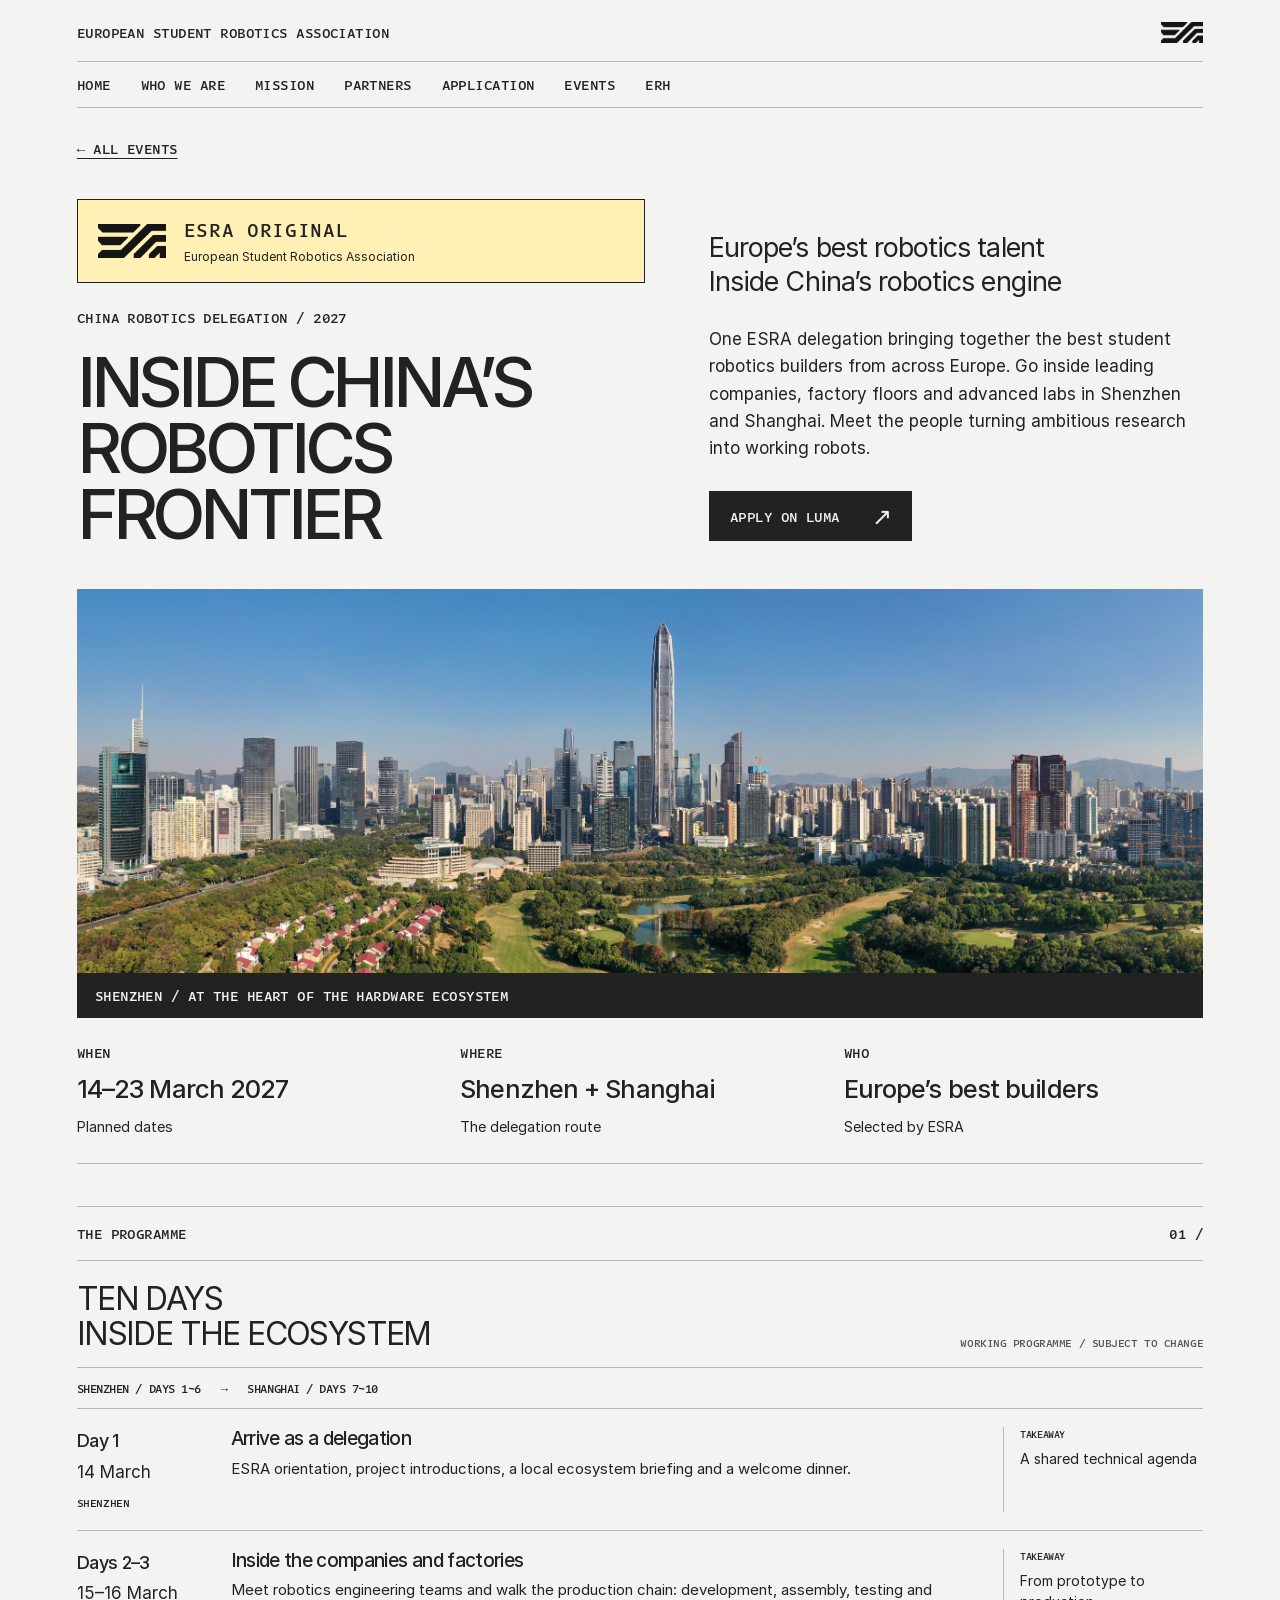
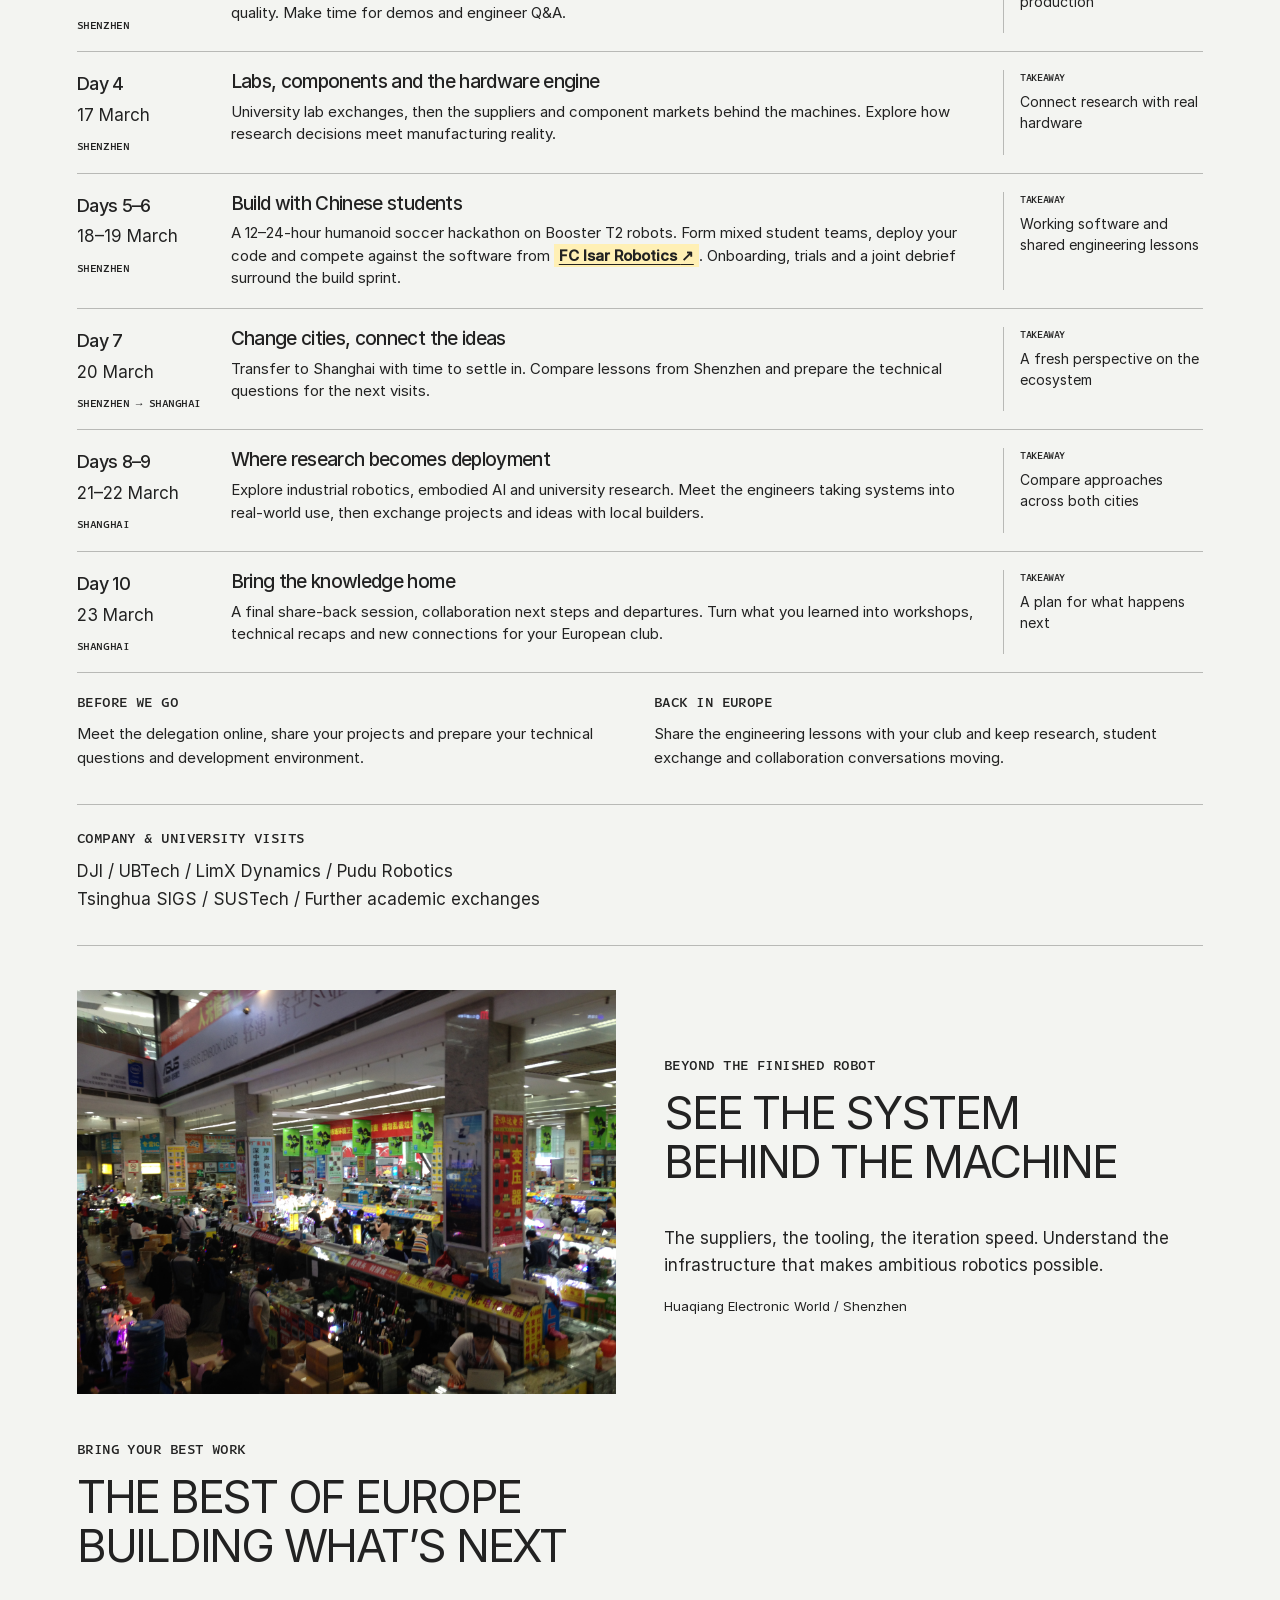
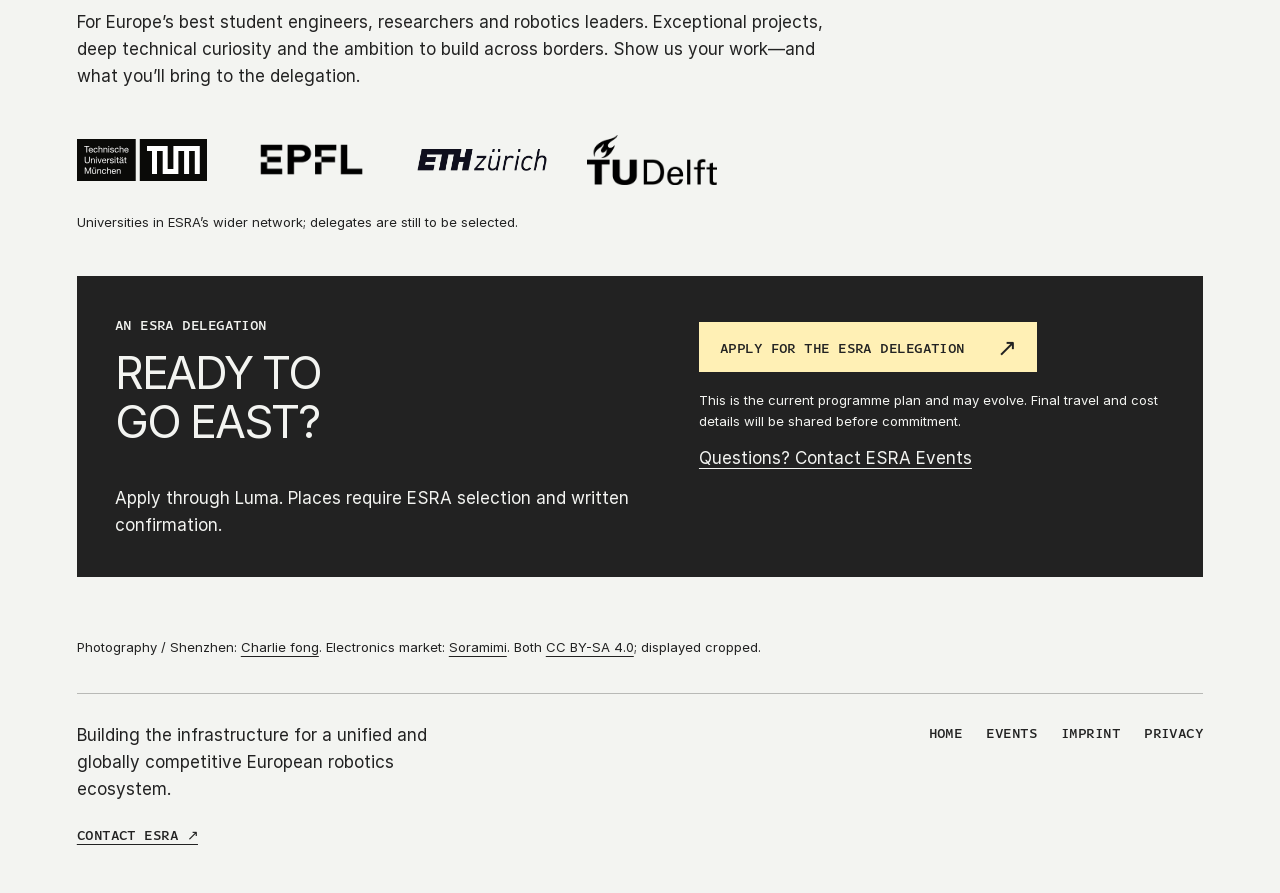
<file: events/china-trip-2027/index.html>
<!doctype html>
<html lang="en">
<head>
  <meta charset="utf-8">
  <base href="/">
  <meta name="viewport" content="width=device-width, initial-scale=1">
  <title>Inside China’s Robotics Frontier | ESRA</title>
  <meta name="description" content="A proposed ESRA robotics delegation to China, 14–23 March 2027. Technical exchange, student communities and new collaborations. Dates and route provisional.">
  <link rel="canonical" href="https://esrarobotics.eu/events/china-trip-2027/">
  <meta property="og:type" content="website">
  <meta property="og:title" content="Inside China’s Robotics Frontier | ESRA">
  <meta property="og:description" content="A proposed ESRA robotics delegation to China, 14–23 March 2027. Technical exchange, student communities and new collaborations. Dates and route provisional.">
  <meta property="og:url" content="https://esrarobotics.eu/events/china-trip-2027/">
  <meta property="og:image" content="https://esrarobotics.eu/assets/images/shenzhen-futian.jpg">
  <meta name="twitter:card" content="summary_large_image">
  <link rel="icon" href="/assets/images/mvNehTD46OVNZp0IWWv0jzUprWM.png">
  <link rel="stylesheet" href="/assets/css/events.css">
<link rel="alternate" type="application/rss+xml" title="ESRA events" href="/events/feeds/all.xml"></head>
<body class="events-page">
  <a class="skip" href="/events/china-trip-2027/#main-content">Skip to content</a>
  <div class="shell">
    <header>
      <div class="masthead">
        <p class="mono">European Student Robotics Association</p>
        <a href="/" aria-label="ESRA home"><img class="mark" src="/assets/images/sB4uRcxfpt5K2ulBtDdwfwjLNY4.png" width="870" height="443" alt="ESRA"></a>
      </div>
      <nav class="nav mono" aria-label="Main navigation">
        <a href="/#home">Home</a><a href="/#whatwedo">Who we are</a><a href="/#mission">Mission</a><a href="/#partners">Partners</a><a href="/#partners-1">Application</a><a href="/events/">Events</a><a href="https://www.european-robotics.house/">ERH</a>
      </nav>
    </header>
    <main id="main-content" class="china-editorial">
      <a class="breadcrumb mono" href="/events/">← All events</a>
      <section class="china-launch" aria-labelledby="trip-title">
        <div><div class="original-brand"><img src="/assets/images/sB4uRcxfpt5K2ulBtDdwfwjLNY4.png" width="870" height="443" alt="ESRA"><div><strong class="mono">ESRA ORIGINAL</strong><span>European Student Robotics Association</span></div></div><p class="mono">China Robotics Delegation / 2027</p><h1 id="trip-title">INSIDE CHINA’S<br>ROBOTICS<br>FRONTIER</h1></div>
        <div class="china-pitch"><p class="lede">Europe’s best robotics talent<br>Inside China’s robotics engine</p><p>One ESRA delegation bringing together the best student robotics builders from across Europe. Go inside leading companies, factory floors and advanced labs in Shenzhen and Shanghai. Meet the people turning ambitious research into working robots.</p><a class="button mono" href="https://luma.com/m5dh07ac">Apply on Luma <span aria-hidden="true">↗</span></a></div>
      </section>
      <figure class="china-photo"><img src="/assets/images/shenzhen-futian.jpg" width="4899" height="1647" alt="Real photograph of Shenzhen’s Futian skyline"><figcaption class="mono">Shenzhen / At the heart of the hardware ecosystem</figcaption></figure>
      <div class="china-facts"><div><span class="mono">When</span><strong>14–23 March 2027</strong><small>Planned dates</small></div><div><span class="mono">Where</span><strong>Shenzhen + Shanghai</strong><small>The delegation route</small></div><div><span class="mono">Who</span><strong>Europe’s best builders</strong><small>Selected by ESRA</small></div></div>
      <section class="china-access" id="programme-map" aria-labelledby="programme-title"><div class="section-bar mono"><p>The programme</p><p>01 /</p></div><div class="programme-heading"><h2 id="programme-title">TEN DAYS<br>INSIDE THE ECOSYSTEM</h2><p class="programme-subject mono">Working programme / Subject to change</p></div><div class="programme-route mono"><span>Shenzhen / Days 1–6</span><span aria-hidden="true">→</span><span>Shanghai / Days 7–10</span></div><ol class="programme-itinerary"><li><div class="programme-day"><strong>Day 1</strong><span>14 March</span><span class="mono">Shenzhen</span></div><div><h3>Arrive as a delegation</h3><p>ESRA orientation, project introductions, a local ecosystem briefing and a welcome dinner.</p></div><p class="programme-outcome"><span class="mono">Takeaway</span>A shared technical agenda</p></li><li><div class="programme-day"><strong>Days 2–3</strong><span>15–16 March</span><span class="mono">Shenzhen</span></div><div><h3>Inside the companies and factories</h3><p>Meet robotics engineering teams and walk the production chain: development, assembly, testing and quality. Make time for demos and engineer Q&amp;A.</p></div><p class="programme-outcome"><span class="mono">Takeaway</span>From prototype to production</p></li><li><div class="programme-day"><strong>Day 4</strong><span>17 March</span><span class="mono">Shenzhen</span></div><div><h3>Labs, components and the hardware engine</h3><p>University lab exchanges, then the suppliers and component markets behind the machines. Explore how research decisions meet manufacturing reality.</p></div><p class="programme-outcome"><span class="mono">Takeaway</span>Connect research with real hardware</p></li><li><div class="programme-day"><strong>Days 5–6</strong><span>18–19 March</span><span class="mono">Shenzhen</span></div><div><h3>Build with Chinese students</h3><p>A 12–24-hour humanoid soccer hackathon on Booster T2 robots. Form mixed student teams, deploy your code and compete against the software from <a class="isar-programme-link" href="https://isarrobotics.de/en">FC Isar Robotics <span aria-hidden="true">↗</span></a>. Onboarding, trials and a joint debrief surround the build sprint.</p></div><p class="programme-outcome"><span class="mono">Takeaway</span>Working software and shared engineering lessons</p></li><li><div class="programme-day"><strong>Day 7</strong><span>20 March</span><span class="mono">Shenzhen → Shanghai</span></div><div><h3>Change cities, connect the ideas</h3><p>Transfer to Shanghai with time to settle in. Compare lessons from Shenzhen and prepare the technical questions for the next visits.</p></div><p class="programme-outcome"><span class="mono">Takeaway</span>A fresh perspective on the ecosystem</p></li><li><div class="programme-day"><strong>Days 8–9</strong><span>21–22 March</span><span class="mono">Shanghai</span></div><div><h3>Where research becomes deployment</h3><p>Explore industrial robotics, embodied AI and university research. Meet the engineers taking systems into real-world use, then exchange projects and ideas with local builders.</p></div><p class="programme-outcome"><span class="mono">Takeaway</span>Compare approaches across both cities</p></li><li><div class="programme-day"><strong>Day 10</strong><span>23 March</span><span class="mono">Shanghai</span></div><div><h3>Bring the knowledge home</h3><p>A final share-back session, collaboration next steps and departures. Turn what you learned into workshops, technical recaps and new connections for your European club.</p></div><p class="programme-outcome"><span class="mono">Takeaway</span>A plan for what happens next</p></li></ol><div class="programme-beyond"><div><p class="mono">Before we go</p><p>Meet the delegation online, share your projects and prepare your technical questions and development environment.</p></div><div><p class="mono">Back in Europe</p><p>Share the engineering lessons with your club and keep research, student exchange and collaboration conversations moving.</p></div></div><div class="outreach-strip"><p class="mono">Company &amp; university visits</p><p>DJI / UBTech / LimX Dynamics / Pudu Robotics<br>Tsinghua SIGS / SUSTech / Further academic exchanges</p></div></section>
      <section class="china-infrastructure"><img src="/assets/images/huaqiang-electronics.jpg" width="3264" height="2448" alt="Inside Shenzhen’s Huaqiang Electronic World" loading="lazy"><div><p class="mono">Beyond the finished robot</p><h2>SEE THE SYSTEM<br>BEHIND THE MACHINE</h2><p>The suppliers, the tooling, the iteration speed. Understand the infrastructure that makes ambitious robotics possible.</p><p class="small">Huaqiang Electronic World / Shenzhen</p></div></section>

      <section class="china-cohort"><p class="mono">Bring your best work</p><h2>THE BEST OF EUROPE<br>BUILDING WHAT’S NEXT</h2><p>For Europe’s best student engineers, researchers and robotics leaders. Exceptional projects, deep technical curiosity and the ambition to build across borders. Show us your work—and what you’ll bring to the delegation.</p><div class="network-logos"><img src="/assets/images/Txkkf2vVMfDsBdSIJmhzCx8x6o.svg" alt="Technical University of Munich" width="150" height="65"><img src="/assets/images/X6r9SEF1SAFhuRD3sU2JxllyN9o.png" alt="EPFL" width="150" height="65"><img src="/assets/images/lAP2RNMmaseucxT6irw5C6W38M.png" alt="ETH Zurich" width="150" height="65"><img src="/assets/images/PLfFk3pH8dRbtz0MF401kHC0io.png" alt="TU Delft" width="150" height="65"></div><p class="small">Universities in ESRA’s wider network; delegates are still to be selected.</p></section>
      <section id="apply" class="callout" aria-labelledby="next-steps-title"><div><p class="mono">An ESRA delegation</p><h2 id="next-steps-title">READY TO<br>GO EAST?</h2><p>Apply through Luma. Places require ESRA selection and written confirmation.</p></div><div><a class="button mono" href="https://luma.com/m5dh07ac">Apply for the ESRA delegation <span aria-hidden="true">↗</span></a><p class="small">This is the current programme plan and may evolve. Final travel and cost details will be shared before commitment.</p><a href="mailto:events@esrarobotics.eu">Questions? Contact ESRA Events</a></div></section>
      <p class="photo-credit small">Photography / Shenzhen: <a href="https://commons.wikimedia.org/wiki/File:The_panorama_of_Futian_Shenzhen.jpg">Charlie fong</a>. Electronics market: <a href="https://commons.wikimedia.org/wiki/File:Inside_view_of_Shenzhen_Huaqiang_Electronic_World.JPG">Soramimi</a>. Both <a href="https://creativecommons.org/licenses/by-sa/4.0/">CC BY-SA 4.0</a>; displayed cropped.</p>
    </main>
    <footer class="footer">
      <div><p>Building the infrastructure for a unified and globally competitive European robotics ecosystem.</p><a class="mono" href="mailto:info@esrarobotics.eu">Contact ESRA ↗</a></div>
      <nav class="mono" aria-label="Footer navigation"><a href="/">Home</a><a href="/events/">Events</a><a href="/imprint/">Imprint</a><a href="/imprint/#privacy">Privacy</a></nav>
    </footer>
  </div>
</body>
</html>
</file>
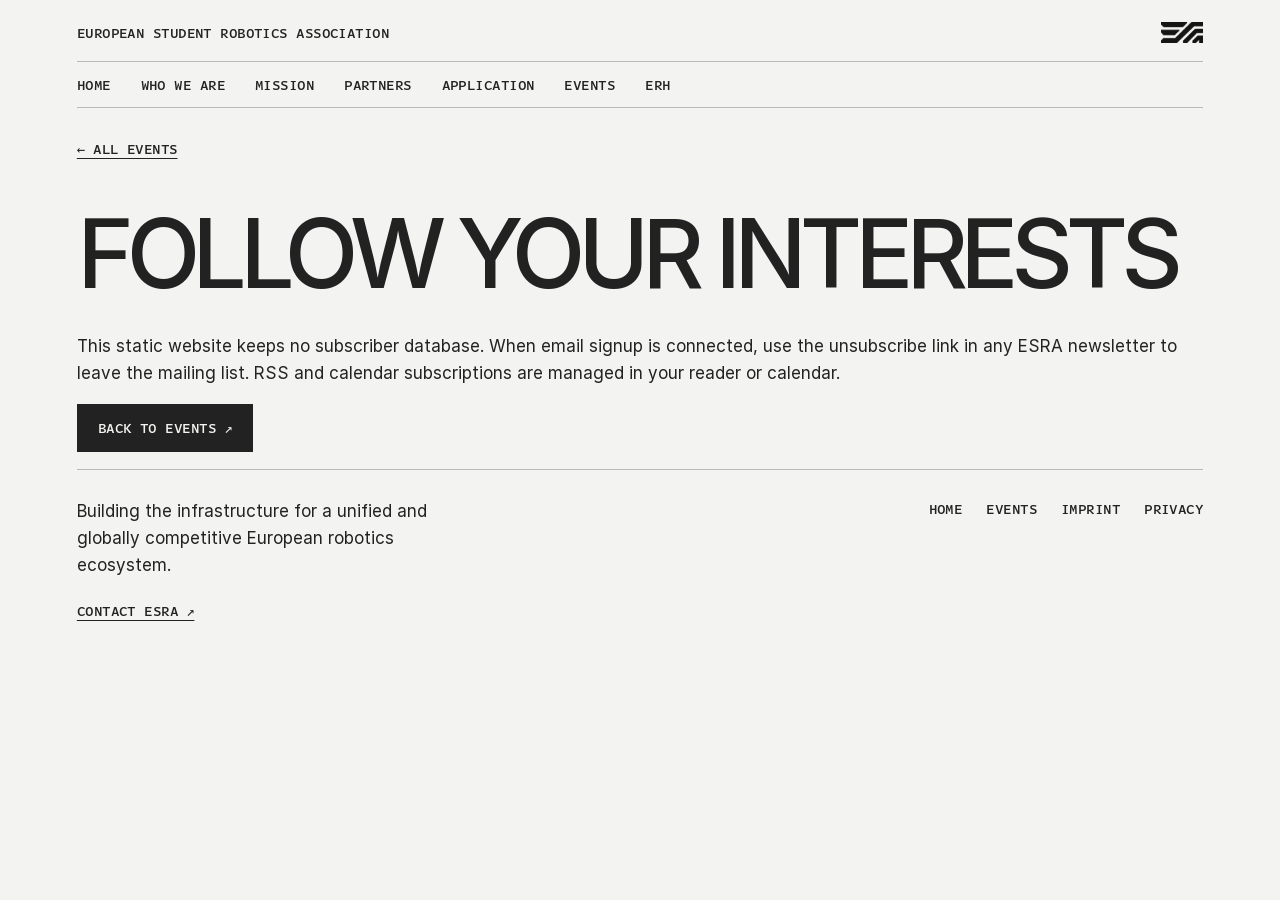
<file: events/preferences/index.html>
<!doctype html>
<html lang="en">
<head>
  <meta charset="utf-8">
  <base href="/">
  <meta name="viewport" content="width=device-width, initial-scale=1">
  <title>Newsletter preferences | ESRA</title>
  <meta name="description" content="Explore upcoming ESRA events, technical exchanges and community gatherings, including the proposed China Trip 2027.">
  <link rel="canonical" href="https://esrarobotics.eu/events/preferences/">
  <meta property="og:type" content="website">
  <meta property="og:title" content="Events | ESRA">
  <meta property="og:description" content="Explore upcoming ESRA events, technical exchanges and community gatherings, including the proposed China Trip 2027.">
  <meta property="og:url" content="https://esrarobotics.eu/events/preferences/">
  <meta property="og:image" content="https://esrarobotics.eu/assets/images/shenzhen-futian.jpg">
  <meta name="twitter:card" content="summary_large_image">
  <link rel="icon" href="/assets/images/mvNehTD46OVNZp0IWWv0jzUprWM.png">
  <link rel="stylesheet" href="/assets/css/events.css">
<script type="module" src="/assets/js/events.mjs"></script><link rel="alternate" type="application/rss+xml" title="ESRA events" href="/events/feeds/all.xml"></head>
<body class="events-page">
  <a class="skip" href="/events/preferences/#main-content">Skip to content</a>
  <div class="shell">
    <header>
      <div class="masthead">
        <p class="mono">European Student Robotics Association</p>
        <a href="/" aria-label="ESRA home"><img class="mark" src="/assets/images/sB4uRcxfpt5K2ulBtDdwfwjLNY4.png" width="870" height="443" alt="ESRA"></a>
      </div>
      <nav class="nav mono" aria-label="Main navigation">
        <a href="/#home">Home</a><a href="/#whatwedo">Who we are</a><a href="/#mission">Mission</a><a href="/#partners">Partners</a><a href="/#partners-1">Application</a><a href="/events/">Events</a><a href="https://www.european-robotics.house/">ERH</a>
      </nav>
    </header>
    <main id="main-content"><a class="breadcrumb mono" href="/events/">← All events</a><h1 class="page-title">FOLLOW YOUR INTERESTS</h1><p>This static website keeps no subscriber database. When email signup is connected, use the unsubscribe link in any ESRA newsletter to leave the mailing list. RSS and calendar subscriptions are managed in your reader or calendar.</p><p><a class="button mono" href="/events/">Back to events ↗</a></p></main>    <footer class="footer">
      <div><p>Building the infrastructure for a unified and globally competitive European robotics ecosystem.</p><a class="mono" href="mailto:info@esrarobotics.eu">Contact ESRA ↗</a></div>
      <nav class="mono" aria-label="Footer navigation"><a href="/">Home</a><a href="/events/">Events</a><a href="/imprint/">Imprint</a><a href="/imprint/#privacy">Privacy</a></nav>
    </footer>
  </div>
</body>
</html>
</file>
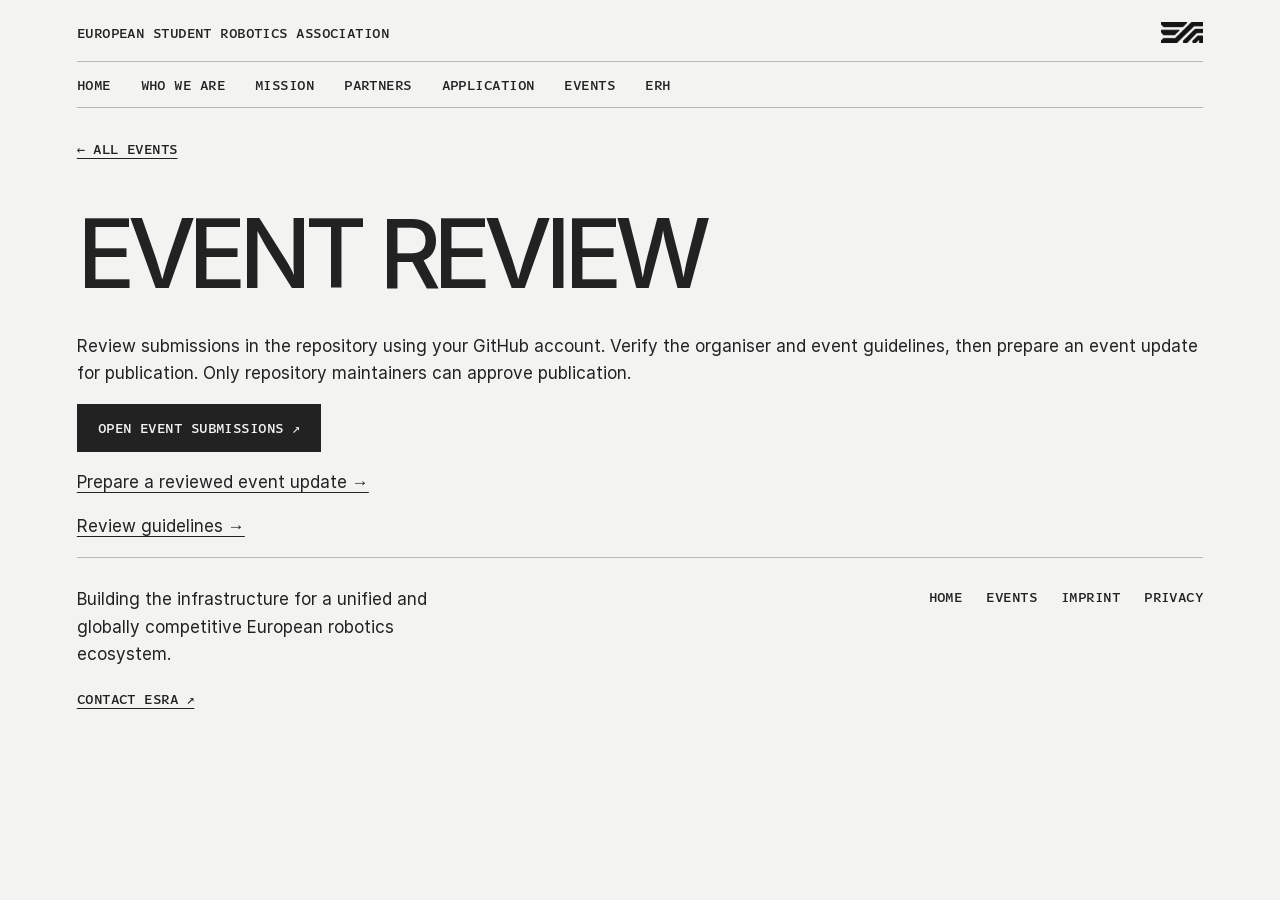
<file: events/review/index.html>
<!doctype html>
<html lang="en">
<head>
  <meta charset="utf-8">
  <base href="/">
  <meta name="viewport" content="width=device-width, initial-scale=1">
  <title>Review an event | ESRA</title>
  <meta name="description" content="Explore upcoming ESRA events, technical exchanges and community gatherings, including the proposed China Trip 2027.">
  <link rel="canonical" href="https://esrarobotics.eu/events/review/">
  <meta property="og:type" content="website">
  <meta property="og:title" content="Events | ESRA">
  <meta property="og:description" content="Explore upcoming ESRA events, technical exchanges and community gatherings, including the proposed China Trip 2027.">
  <meta property="og:url" content="https://esrarobotics.eu/events/review/">
  <meta property="og:image" content="https://esrarobotics.eu/assets/images/shenzhen-futian.jpg">
  <meta name="twitter:card" content="summary_large_image">
  <link rel="icon" href="/assets/images/mvNehTD46OVNZp0IWWv0jzUprWM.png">
  <link rel="stylesheet" href="/assets/css/events.css">
<script type="module" src="/assets/js/events.mjs"></script><link rel="alternate" type="application/rss+xml" title="ESRA events" href="/events/feeds/all.xml"></head>
<body class="events-page">
  <a class="skip" href="/events/review/#main-content">Skip to content</a>
  <div class="shell">
    <header>
      <div class="masthead">
        <p class="mono">European Student Robotics Association</p>
        <a href="/" aria-label="ESRA home"><img class="mark" src="/assets/images/sB4uRcxfpt5K2ulBtDdwfwjLNY4.png" width="870" height="443" alt="ESRA"></a>
      </div>
      <nav class="nav mono" aria-label="Main navigation">
        <a href="/#home">Home</a><a href="/#whatwedo">Who we are</a><a href="/#mission">Mission</a><a href="/#partners">Partners</a><a href="/#partners-1">Application</a><a href="/events/">Events</a><a href="https://www.european-robotics.house/">ERH</a>
      </nav>
    </header>
    <main id="main-content"><a class="breadcrumb mono" href="/events/">← All events</a><h1 class="page-title">EVENT REVIEW</h1><p>Review submissions in the repository using your GitHub account. Verify the organiser and event guidelines, then prepare an event update for publication. Only repository maintainers can approve publication.</p><p><a class="button mono" href="https://github.com/ESRA-Robotics/website/issues?q=is%3Aissue+is%3Aopen+%22%5BEvent%5D%22">Open event submissions ↗</a></p><p><a href="https://github.com/ESRA-Robotics/website/actions/workflows/review-event.yml">Prepare a reviewed event update →</a></p><p><a href="/events/rules/">Review guidelines →</a></p></main>    <footer class="footer">
      <div><p>Building the infrastructure for a unified and globally competitive European robotics ecosystem.</p><a class="mono" href="mailto:info@esrarobotics.eu">Contact ESRA ↗</a></div>
      <nav class="mono" aria-label="Footer navigation"><a href="/">Home</a><a href="/events/">Events</a><a href="/imprint/">Imprint</a><a href="/imprint/#privacy">Privacy</a></nav>
    </footer>
  </div>
</body>
</html>
</file>
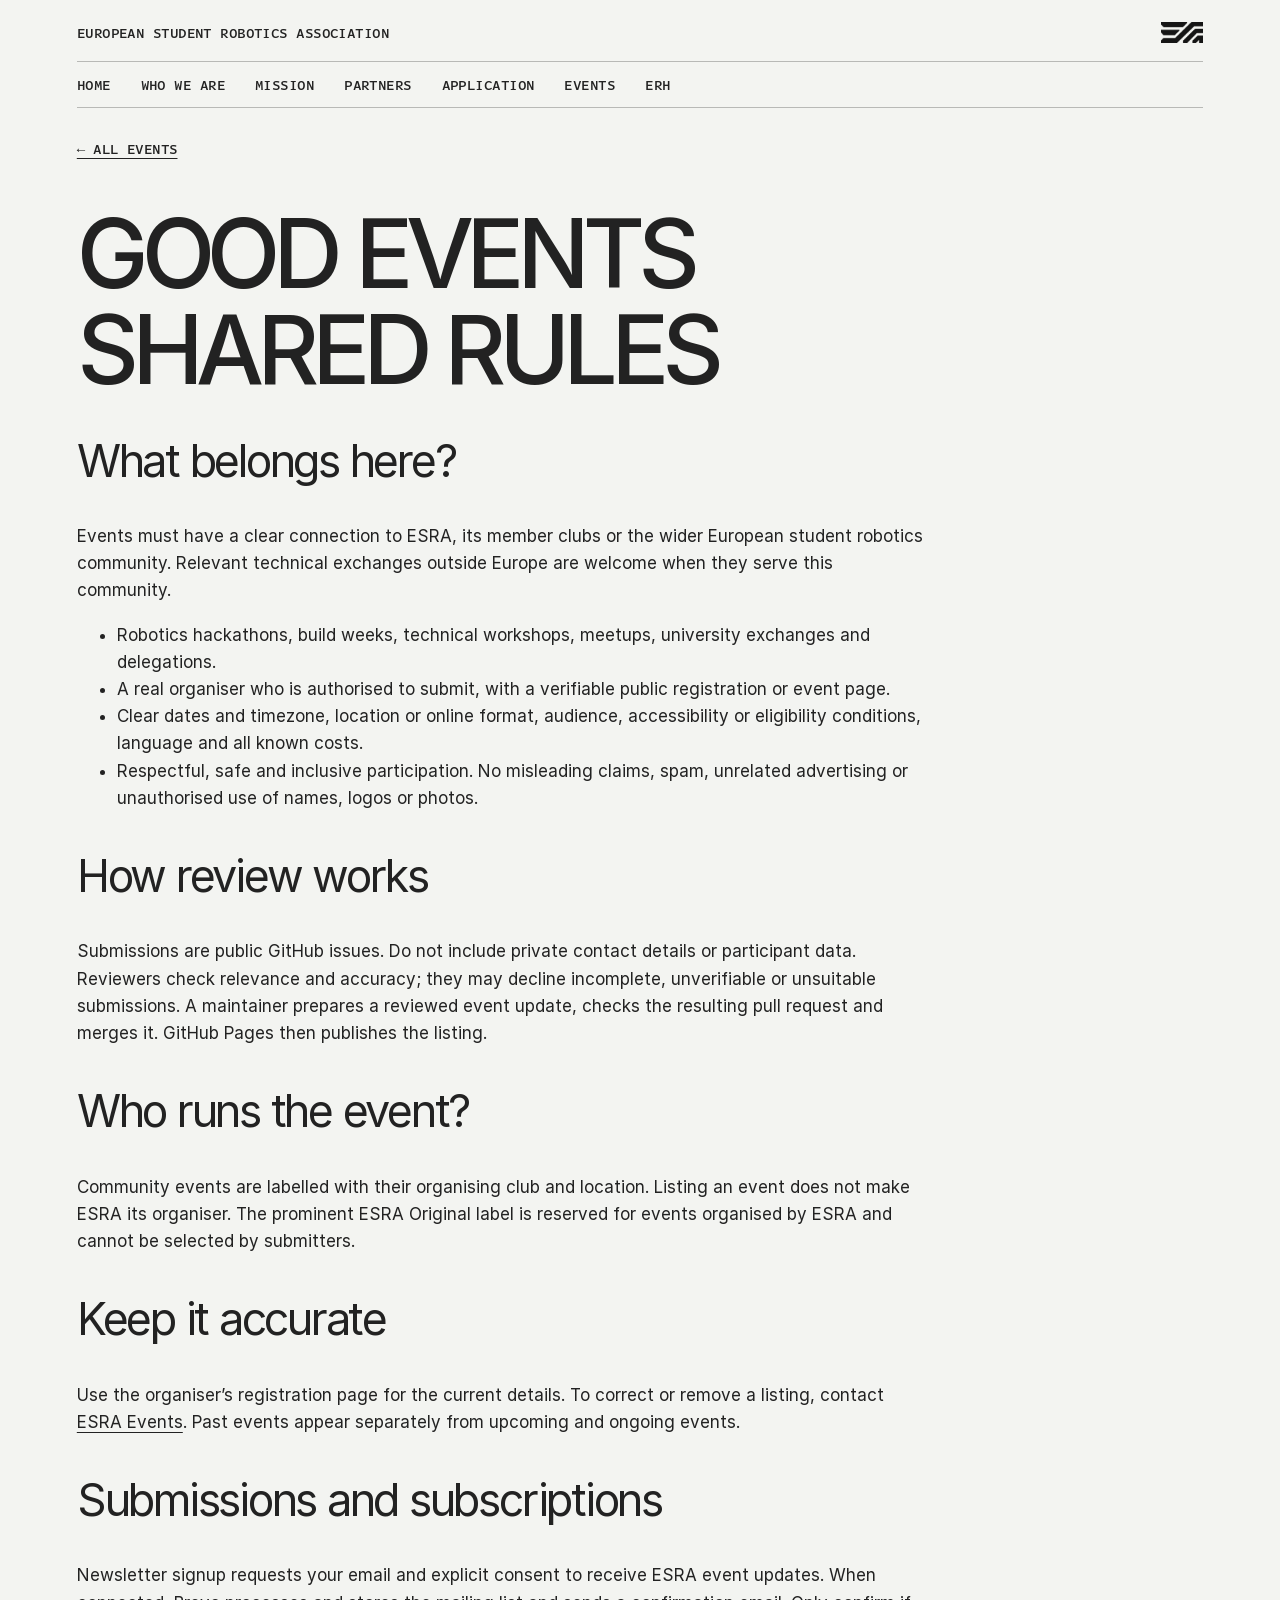
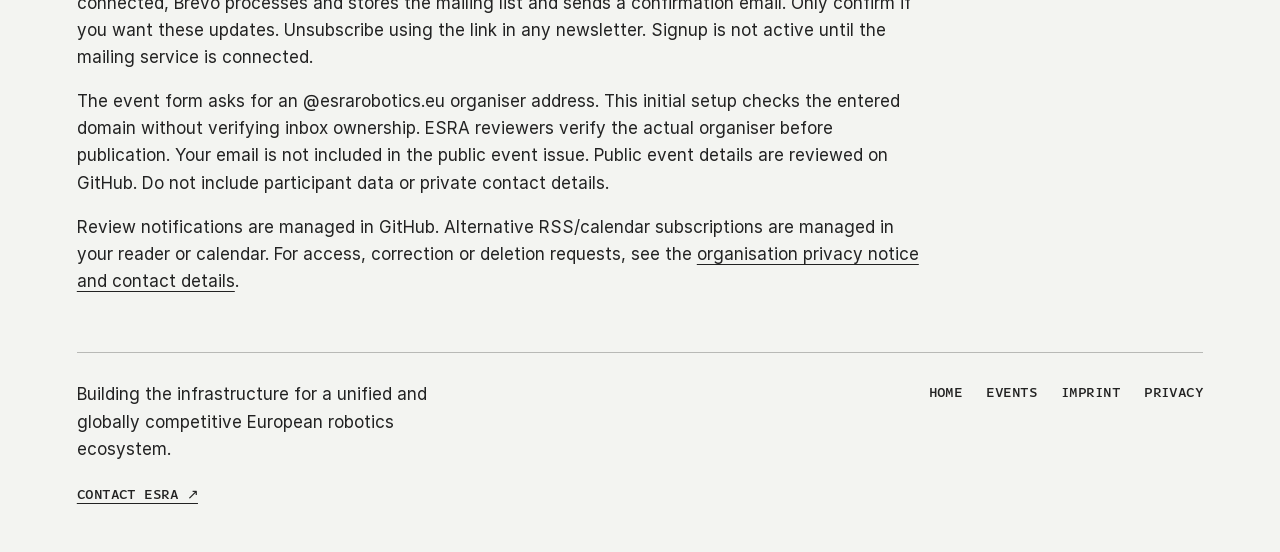
<file: events/rules/index.html>
<!doctype html>
<html lang="en">
<head>
  <meta charset="utf-8">
  <base href="/">
  <meta name="viewport" content="width=device-width, initial-scale=1">
  <title>Event guidelines | ESRA</title>
  <meta name="description" content="Explore upcoming ESRA events, technical exchanges and community gatherings, including the proposed China Trip 2027.">
  <link rel="canonical" href="https://esrarobotics.eu/events/rules/">
  <meta property="og:type" content="website">
  <meta property="og:title" content="Events | ESRA">
  <meta property="og:description" content="Explore upcoming ESRA events, technical exchanges and community gatherings, including the proposed China Trip 2027.">
  <meta property="og:url" content="https://esrarobotics.eu/events/rules/">
  <meta property="og:image" content="https://esrarobotics.eu/assets/images/shenzhen-futian.jpg">
  <meta name="twitter:card" content="summary_large_image">
  <link rel="icon" href="/assets/images/mvNehTD46OVNZp0IWWv0jzUprWM.png">
  <link rel="stylesheet" href="/assets/css/events.css">
<script type="module" src="/assets/js/events.mjs"></script><link rel="alternate" type="application/rss+xml" title="ESRA events" href="/events/feeds/all.xml"></head>
<body class="events-page">
  <a class="skip" href="/events/rules/#main-content">Skip to content</a>
  <div class="shell">
    <header>
      <div class="masthead">
        <p class="mono">European Student Robotics Association</p>
        <a href="/" aria-label="ESRA home"><img class="mark" src="/assets/images/sB4uRcxfpt5K2ulBtDdwfwjLNY4.png" width="870" height="443" alt="ESRA"></a>
      </div>
      <nav class="nav mono" aria-label="Main navigation">
        <a href="/#home">Home</a><a href="/#whatwedo">Who we are</a><a href="/#mission">Mission</a><a href="/#partners">Partners</a><a href="/#partners-1">Application</a><a href="/events/">Events</a><a href="https://www.european-robotics.house/">ERH</a>
      </nav>
    </header>
    <main id="main-content"><a class="breadcrumb mono" href="/events/">← All events</a><h1 class="page-title">GOOD EVENTS<br>SHARED RULES</h1><section class="rules"><h2>What belongs here?</h2><p>Events must have a clear connection to ESRA, its member clubs or the wider European student robotics community. Relevant technical exchanges outside Europe are welcome when they serve this community.</p><ul><li>Robotics hackathons, build weeks, technical workshops, meetups, university exchanges and delegations.</li><li>A real organiser who is authorised to submit, with a verifiable public registration or event page.</li><li>Clear dates and timezone, location or online format, audience, accessibility or eligibility conditions, language and all known costs.</li><li>Respectful, safe and inclusive participation. No misleading claims, spam, unrelated advertising or unauthorised use of names, logos or photos.</li></ul><h2>How review works</h2><p>Submissions are public GitHub issues. Do not include private contact details or participant data. Reviewers check relevance and accuracy; they may decline incomplete, unverifiable or unsuitable submissions. A maintainer prepares a reviewed event update, checks the resulting pull request and merges it. GitHub Pages then publishes the listing.</p><h2>Who runs the event?</h2><p>Community events are labelled with their organising club and location. Listing an event does not make ESRA its organiser. The prominent ESRA Original label is reserved for events organised by ESRA and cannot be selected by submitters.</p><h2>Keep it accurate</h2><p>Use the organiser’s registration page for the current details. To correct or remove a listing, contact <a href="mailto:events@esrarobotics.eu">ESRA Events</a>. Past events appear separately from upcoming and ongoing events.</p><h2 id="privacy">Submissions and subscriptions</h2><p>Newsletter signup requests your email and explicit consent to receive ESRA event updates. When connected, Brevo processes and stores the mailing list and sends a confirmation email. Only confirm if you want these updates. Unsubscribe using the link in any newsletter. Signup is not active until the mailing service is connected.</p><p>The event form asks for an @esrarobotics.eu organiser address. This initial setup checks the entered domain without verifying inbox ownership. ESRA reviewers verify the actual organiser before publication. Your email is not included in the public event issue. Public event details are reviewed on GitHub. Do not include participant data or private contact details.</p><p>Review notifications are managed in GitHub. Alternative RSS/calendar subscriptions are managed in your reader or calendar. For access, correction or deletion requests, see the <a href="/imprint/#privacy">organisation privacy notice and contact details</a>.</p></section></main>    <footer class="footer">
      <div><p>Building the infrastructure for a unified and globally competitive European robotics ecosystem.</p><a class="mono" href="mailto:info@esrarobotics.eu">Contact ESRA ↗</a></div>
      <nav class="mono" aria-label="Footer navigation"><a href="/">Home</a><a href="/events/">Events</a><a href="/imprint/">Imprint</a><a href="/imprint/#privacy">Privacy</a></nav>
    </footer>
  </div>
</body>
</html>
</file>
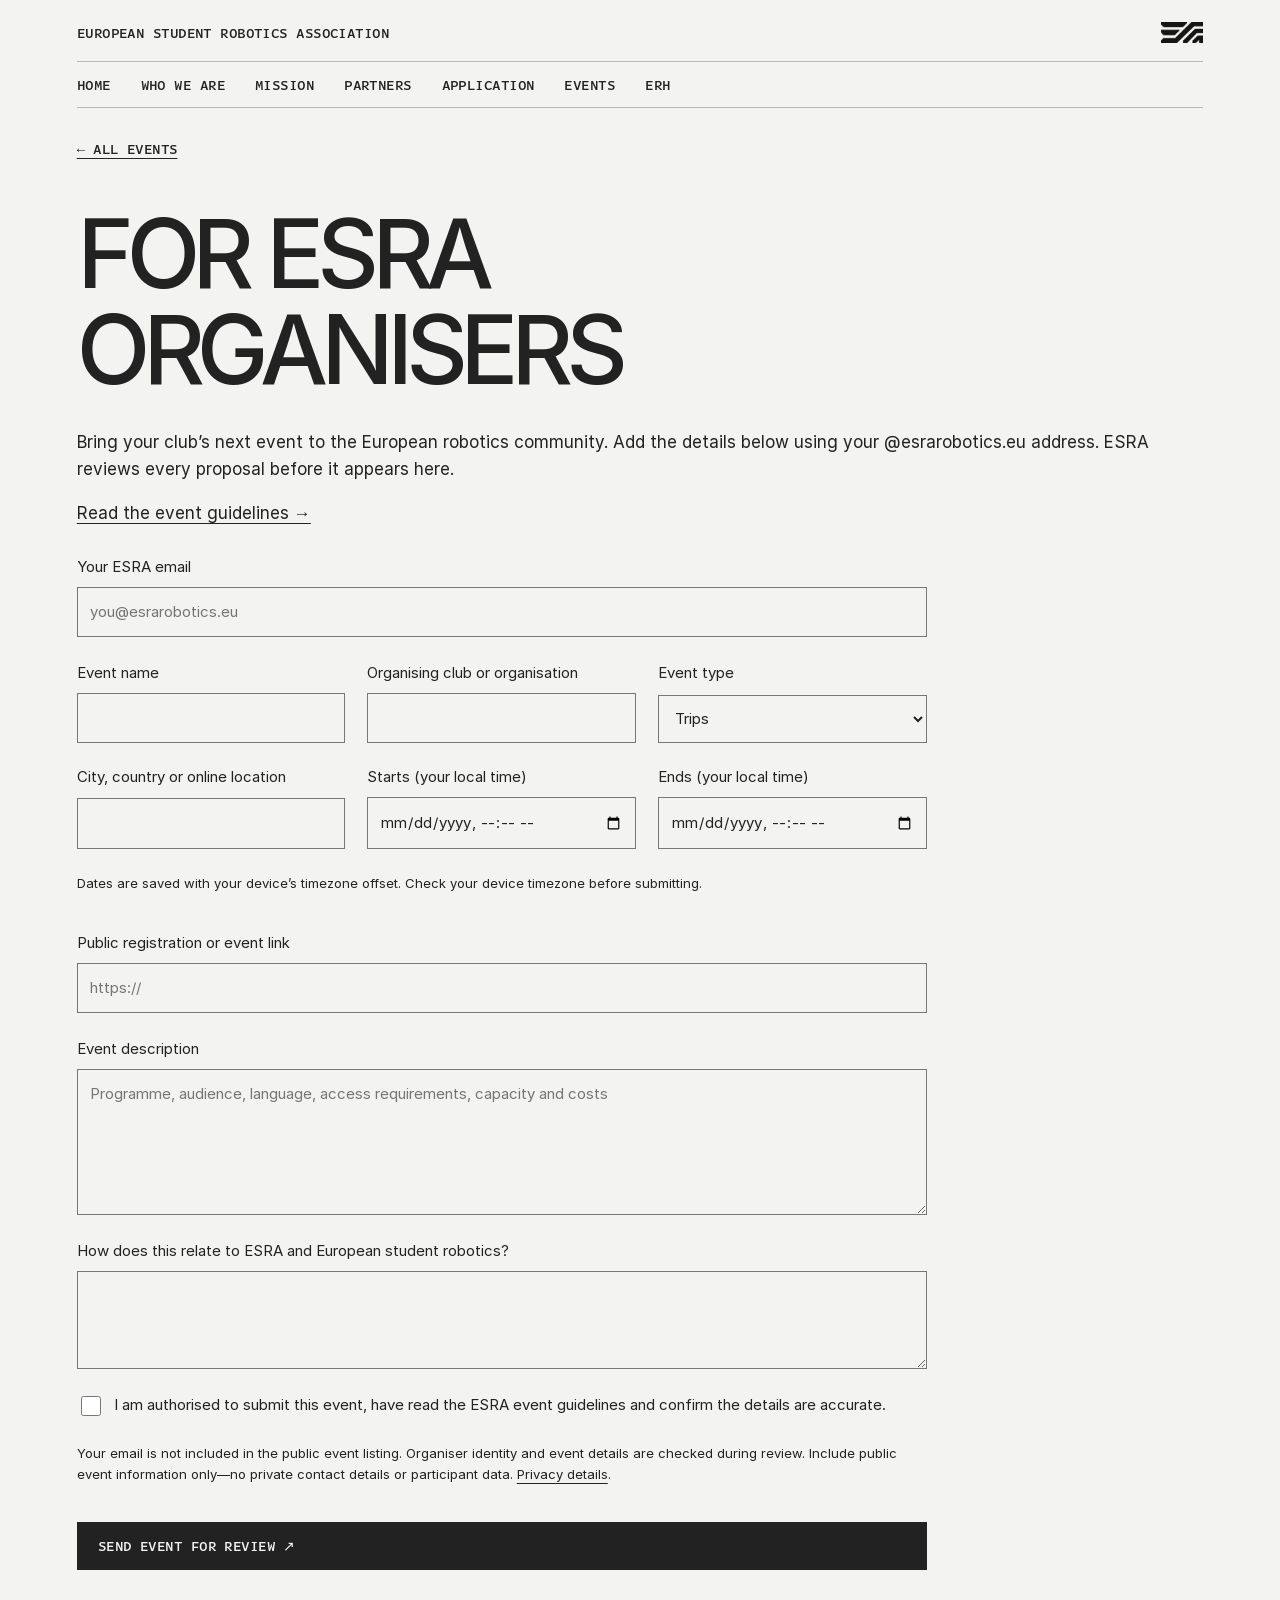
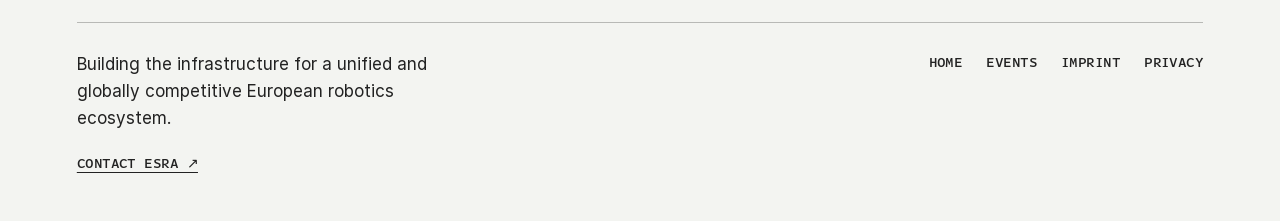
<file: events/submit/index.html>
<!doctype html>
<html lang="en">
<head>
  <meta charset="utf-8">
  <base href="/">
  <meta name="viewport" content="width=device-width, initial-scale=1">
  <title>Submit an event | ESRA</title>
  <meta name="description" content="Explore upcoming ESRA events, technical exchanges and community gatherings, including the proposed China Trip 2027.">
  <link rel="canonical" href="https://esrarobotics.eu/events/submit/">
  <meta property="og:type" content="website">
  <meta property="og:title" content="Events | ESRA">
  <meta property="og:description" content="Explore upcoming ESRA events, technical exchanges and community gatherings, including the proposed China Trip 2027.">
  <meta property="og:url" content="https://esrarobotics.eu/events/submit/">
  <meta property="og:image" content="https://esrarobotics.eu/assets/images/shenzhen-futian.jpg">
  <meta name="twitter:card" content="summary_large_image">
  <link rel="icon" href="/assets/images/mvNehTD46OVNZp0IWWv0jzUprWM.png">
  <link rel="stylesheet" href="/assets/css/events.css">
<script type="module" src="/assets/js/events.mjs"></script><link rel="alternate" type="application/rss+xml" title="ESRA events" href="/events/feeds/all.xml"></head>
<body class="events-page">
  <a class="skip" href="/events/submit/#main-content">Skip to content</a>
  <div class="shell">
    <header>
      <div class="masthead">
        <p class="mono">European Student Robotics Association</p>
        <a href="/" aria-label="ESRA home"><img class="mark" src="/assets/images/sB4uRcxfpt5K2ulBtDdwfwjLNY4.png" width="870" height="443" alt="ESRA"></a>
      </div>
      <nav class="nav mono" aria-label="Main navigation">
        <a href="/#home">Home</a><a href="/#whatwedo">Who we are</a><a href="/#mission">Mission</a><a href="/#partners">Partners</a><a href="/#partners-1">Application</a><a href="/events/">Events</a><a href="https://www.european-robotics.house/">ERH</a>
      </nav>
    </header>
    <main id="main-content"><a class="breadcrumb mono" href="/events/">← All events</a><h1 class="page-title">FOR ESRA<br>ORGANISERS</h1><p>Bring your club’s next event to the European robotics community. Add the details below using your @esrarobotics.eu address. ESRA reviews every proposal before it appears here.</p><p><a href="/events/rules/">Read the event guidelines →</a></p><form id="submission-form" class="editor-form"><label>Your ESRA email<input name="email" type="email" required autocomplete="email" maxlength="254" pattern="[^@\s]+@esrarobotics\.eu" placeholder="you@esrarobotics.eu"></label><div class="filter-grid"><label>Event name<input name="title" required maxlength="160"></label><label>Organising club or organisation<input name="organiser" required maxlength="160"></label><label>Event type<select name="type" required id="submission-type"></select></label><label>City, country or online location<input name="location" required maxlength="160"></label><label>Starts (your local time)<input name="start" type="datetime-local" required></label><label>Ends (your local time)<input name="end" type="datetime-local" required></label></div><p class="small">Dates are saved with your device’s timezone offset. Check your device timezone before submitting.</p><label>Public registration or event link<input name="url" type="url" placeholder="https://" required maxlength="1000"></label><label>Event description<textarea name="description" required minlength="40" maxlength="4000" rows="5" placeholder="Programme, audience, language, access requirements, capacity and costs"></textarea></label><label>How does this relate to ESRA and European student robotics?<textarea name="relevance" required minlength="30" maxlength="1500" rows="3"></textarea></label><label class="honeypot" aria-hidden="true">Leave empty<input name="website" tabindex="-1" autocomplete="off"></label><label class="check"><input name="rules" type="checkbox" required>I am authorised to submit this event, have read the ESRA event guidelines and confirm the details are accurate.</label><p class="small">Your email is not included in the public event listing. Organiser identity and event details are checked during review. Include public event information only—no private contact details or participant data. <a href="/events/rules/#privacy">Privacy details</a>.</p><button class="button mono" type="submit">Send event for review ↗</button><p class="form-status" role="status" aria-live="polite"></p></form></main>    <footer class="footer">
      <div><p>Building the infrastructure for a unified and globally competitive European robotics ecosystem.</p><a class="mono" href="mailto:info@esrarobotics.eu">Contact ESRA ↗</a></div>
      <nav class="mono" aria-label="Footer navigation"><a href="/">Home</a><a href="/events/">Events</a><a href="/imprint/">Imprint</a><a href="/imprint/#privacy">Privacy</a></nav>
    </footer>
  </div>
</body>
</html>
</file>
<file: assets/css/events.css>
/* Shared events styling. The existing Framer export only uses the two nav rules. */
.esra-events-nav, .esra-events-footer {
  color: #222; font-family: "Intel One Mono", monospace; font-size: 16px;
  line-height: 1.4; letter-spacing: -.05em; text-decoration: none; white-space: nowrap;
}
.esra-events-nav { font-weight: 500; flex: none; }
.esra-events-nav:hover, .esra-events-footer:hover { text-decoration: underline; text-underline-offset: 4px; }
.framer-SxfM8 .framer-1bdujyo { flex-wrap: wrap; gap: 12px 24px; }
.framer-SxfM8 .framer-1d5v79y { height: auto; min-height: 40px; }
@font-face { font-family: "Events Inter"; src: url(/assets/fonts/GrgcKwrN6d3Uz8EwcLHZxwEfC4.woff2) format("woff2"); font-weight: 400; font-display: swap; }
@font-face { font-family: "Events Inter"; src: url(/assets/fonts/UjlFhCnUjxhNfep4oYBPqnEssyo.woff2) format("woff2"); font-weight: 500; font-display: swap; }
@font-face { font-family: "Events Mono"; src: url(/assets/fonts/intelonemono-1d62d9bd.woff2) format("woff2"); font-weight: 400; font-display: swap; }
@font-face { font-family: "Events Mono"; src: url(/assets/fonts/intelonemono-7ecc20bb.woff2) format("woff2"); font-weight: 500; font-display: swap; }
.events-page { --paper: #f3f4f1; --ink: #222; --rule: #b8b9b6; --yellow: #fff0b5; margin: 0; background: var(--paper); color: var(--ink); font-family: "Events Inter", Arial, sans-serif; font-size: 17px; line-height: 1.6; }
.events-page *, .events-page *::before, .events-page *::after { box-sizing: border-box; }
.events-page a { color: inherit; text-underline-offset: 4px; }
.events-page a:focus-visible, .esra-events-nav:focus-visible, .esra-events-footer:focus-visible { outline: 3px solid #866d00; outline-offset: 5px; }
.events-page .shell { width: min(88%, 1400px); margin-inline: auto; }
.events-page .mono { font-family: "Events Mono", monospace; font-size: 14px; font-weight: 500; line-height: 1.5; text-transform: uppercase; letter-spacing: -.04em; }
.events-page .masthead { display: flex; align-items: center; justify-content: space-between; gap: 24px; border-bottom: 1px solid var(--rule); padding: 22px 0 18px; }
.events-page .masthead p { margin: 0; }
.events-page .mark { width: 42px; height: auto; display: block; }
.events-page .nav { display: flex; flex-wrap: wrap; align-items: center; gap: 12px 30px; padding: 12px 0; border-bottom: 1px solid var(--rule); }
.events-page .nav a { text-decoration: none; }
.events-page .nav a:hover, .events-page .nav [aria-current] { text-decoration: underline; text-underline-offset: 5px; }
.events-page h1, .events-page h2, .events-page h3, .events-page p { margin-top: 0; }
.events-page h1 { font-weight: 500; font-size: clamp(76px, 14.6vw, 210px); letter-spacing: -.075em; line-height: .95; margin: 42px 0 32px; }
.events-page h2 { font-size: clamp(28px, 3.5vw, 48px); font-weight: 400; letter-spacing: -.05em; line-height: 1.1; }
.events-page h3 { font-size: 23px; font-weight: 500; letter-spacing: -.035em; line-height: 1.25; }
.events-page .intro { display: flex; justify-content: space-between; align-items: end; gap: 30px; padding-bottom: 40px; }
.events-page .intro p { max-width: 660px; margin-bottom: 0; font-size: clamp(19px, 2vw, 25px); line-height: 1.45; letter-spacing: -.025em; }
.events-page .section-bar { display: flex; justify-content: space-between; gap: 24px; border-block: 1px solid var(--rule); padding: 16px 0; margin: 0; }
.events-page .section-bar p { margin: 0; }
.events-page .feature { display: grid; grid-template-columns: 1fr 1.15fr; border-bottom: 1px solid var(--rule); }
.events-page .feature-art { padding: 32px 32px 32px 0; border-right: 1px solid var(--rule); }
.events-page .cover { display: block; width: 100%; height: auto; }
.events-page .feature-copy { padding: 40px 0 40px 40px; display: flex; flex-direction: column; align-items: start; justify-content: center; }
.events-page .status { display: inline-block; background: var(--yellow); padding: 5px 10px; margin-bottom: 26px; }
.events-page .feature-copy h2 { margin-bottom: 20px; font-size: clamp(38px, 4.8vw, 72px); }
.events-page .feature-copy > p { max-width: 530px; }
.events-page .facts { display: grid; grid-template-columns: 1fr 1fr; width: 100%; margin: 14px 0 28px; border-block: 1px solid var(--rule); }
.events-page .facts div { padding: 16px 12px 16px 0; }
.events-page .facts dt { margin-bottom: 5px; }
.events-page .facts dd { margin: 0; font-size: 16px; }
.events-page .button { display: inline-flex; align-items: center; justify-content: space-between; gap: 32px; min-height: 48px; background: var(--ink); color: var(--paper); padding: 12px 20px; text-decoration: none; border: 1px solid var(--ink); }
.events-page .button:hover { background: #454545; }
.events-page .button span { font-size: 24px; line-height: 1; }
.events-page .community { display: grid; grid-template-columns: 1fr 1.15fr; gap: 40px; padding: 55px 0 65px; }
.events-page .community p { max-width: 620px; margin-bottom: 0; }
.events-page .footer { border-top: 1px solid var(--rule); display: flex; justify-content: space-between; gap: 36px; padding: 28px 0 45px; }
.events-page .footer p { max-width: 400px; }
.events-page .footer nav { display: flex; flex-wrap: wrap; gap: 12px 24px; align-content: start; }
.events-page .footer nav a { text-decoration: none; }
.events-page .footer nav a:hover { text-decoration: underline; }
.events-page .breadcrumb { display: inline-block; margin: 30px 0 0; }
.events-page .detail-hero { display: grid; grid-template-columns: 1.15fr 1fr; gap: 64px; padding: 36px 0 48px; }
.events-page .detail-hero h1 { font-size: clamp(62px, 7.8vw, 118px); margin: 0 0 28px; }
.events-page .detail-hero .lede { font-size: clamp(21px, 2.1vw, 29px); line-height: 1.4; letter-spacing: -.035em; }
.events-page .detail-hero .cover { align-self: start; }
.events-page .detail-hero .status { margin-bottom: 20px; }
.events-page .detail-hero .facts { margin-top: 26px; }
.events-page .programme { display: grid; grid-template-columns: repeat(3, 1fr); gap: 40px; padding: 36px 0 40px; }
.events-page .programme p { margin-bottom: 0; }
.events-page .programme .mono { display: block; margin-bottom: 22px; }
.events-page .planning { display: grid; grid-template-columns: 1fr 1.15fr; gap: 64px; padding: 40px 0 50px; }
.events-page .planning ul { padding-left: 20px; margin: 0; }
.events-page .planning li + li { margin-top: 14px; }
.events-page .callout { background: var(--ink); color: var(--paper); padding: 38px; margin: 0 0 60px; display: grid; grid-template-columns: 1.15fr 1fr; gap: 48px; }
.events-page .callout p:last-child { margin-bottom: 0; }
.events-page .callout .button { color: var(--ink); background: var(--yellow); border-color: var(--yellow); margin: 8px 0 18px; }
.events-page .callout .button:hover { background: #ffe58a; }
.events-page .skip { position: absolute; top: -100px; left: 6%; padding: 12px; background: var(--ink); color: var(--paper); z-index: 10; }
.events-page .skip:focus { top: 8px; }
@media (max-width: 809px) {
  .events-page .shell { width: 88%; }
  .events-page .masthead { gap: 16px; }
  .events-page .masthead p { max-width: 300px; }
  .events-page .nav { gap: 10px 20px; }
  .events-page .intro { display: block; }
  .events-page .intro .mono { display: block; margin-top: 24px; }
  .events-page .feature, .events-page .detail-hero { grid-template-columns: 1fr; }
  .events-page .feature-art { padding: 24px 0; border-right: 0; border-bottom: 1px solid var(--rule); }
  .events-page .feature-copy { padding: 28px 0 36px; }
  .events-page .feature-copy h2 { font-size: 48px; }
  .events-page .community, .events-page .planning, .events-page .callout { grid-template-columns: 1fr; gap: 22px; }
  .events-page .community { padding: 36px 0; }
  .events-page .detail-hero { gap: 30px; padding-top: 28px; }
  .events-page .detail-hero .cover { max-width: 560px; }
  .events-page .programme { grid-template-columns: 1fr; gap: 28px; }
  .events-page .programme .mono { margin-bottom: 10px; }
  .events-page .callout { padding: 26px; }
  .events-page .footer { flex-direction: column; gap: 12px; }
}
@media (prefers-reduced-motion: no-preference) { .events-page .button { transition: background .15s; } }

/* The original homepage removes its main navigation on phones. */
.esra-events-mobile { display: none; }
@media (max-width: 633.98px) {
  .framer-SxfM8 .esra-events-mobile {
    display: block; order: 1; align-self: stretch; padding: 12px 0;
    border-bottom: 1px solid #b8b9b6; color: #222;
    font: 500 14px/1.4 "Intel One Mono", monospace;
    text-decoration: none; text-align: right;
  }
  .esra-events-mobile:focus-visible { outline: 3px solid #866d00; outline-offset: 2px; }
}
.events-page .small { font-size: 13px; line-height: 1.6; }
.events-page .event-types { display:flex; flex-wrap:wrap; gap:10px; margin:0 0 30px; }
.events-page .event-types span { border:1px solid var(--rule); padding:7px 12px; }
.events-page .publish-block { background:var(--yellow); padding:36px; margin-top:40px; }
.events-page .publish-block ol { padding-left:20px; }
.events-page .publish-block .small { margin-top:18px; }
.events-page .trip-visual { background:#222; color:var(--paper); align-self:stretch; display:flex; flex-direction:column; }
.events-page .trip-visual img { width:100%; height:340px; object-fit:cover; }
.events-page .trip-visual p { font-size:clamp(22px,3vw,39px); text-transform:uppercase; padding:30px; line-height:1.2; }
.events-page .trip-visual span { padding:0 30px 30px; margin-top:auto; }
.events-page .network-proof { padding:55px 0; border-top:1px solid var(--rule); }
.events-page .network-proof > p { max-width:760px; }
.events-page .network-logos { display:flex; gap:40px; flex-wrap:wrap; align-items:center; padding:25px 0; }
.events-page .network-logos img { width:130px; height:55px; object-fit:contain; }
.events-page .journey { display:grid; grid-template-columns:1fr 1.15fr; gap:60px; padding:50px 0; }
.events-page .timeline { list-style:none; padding:0; margin:0; border-left:1px solid var(--ink); }
.events-page .timeline li { position:relative; padding:0 0 32px 32px; }
.events-page .timeline li::before { content:""; position:absolute; width:11px; height:11px; background:var(--ink); left:-6px; top:5px; border-radius:50%; }
.events-page .timeline h3 { margin:10px 0; }
.events-page .timeline li:last-child { padding-bottom:0; }
.events-page .selection { padding:40px; background:#e8e9e5; margin-bottom:50px; }
.events-page .photo-credit { margin-bottom:35px; }
@media(max-width:809px) {
 .events-page .journey { grid-template-columns:1fr; gap:30px; }
 .events-page .trip-visual img { height:260px; }
 .events-page .selection,.events-page .publish-block { padding:24px; }
 .events-page .network-logos { gap:25px; }
 .events-page .network-logos img { width:100px; }
}
/* Community discovery and editorial forms retain the ESRA type, rules and palette. */
.events-page [hidden] { display:none !important; }
.events-page .page-title { font-size:clamp(40px,7.5vw,100px); line-height:1; overflow-wrap:anywhere; }
.events-page .discovery { border-top:1px solid var(--rule); padding:28px 0; }
.events-page .filter-grid { display:grid; grid-template-columns:repeat(auto-fit,minmax(min(100%,240px),1fr)); gap:22px; }
.events-page label { display:grid; gap:8px; font-size:15px; }
.events-page input,.events-page select,.events-page textarea { width:100%; max-width:100%; padding:12px; border:1px solid #777; border-radius:0; background:var(--paper); color:var(--ink); font:inherit; min-height:46px; }
.events-page textarea { resize:vertical; }
.events-page .period-tabs,.events-page .review-actions { display:flex; flex-wrap:wrap; gap:12px; margin:24px 0; }
.events-page button { cursor:pointer; font:inherit; }
.events-page button:disabled { cursor:not-allowed; opacity:.55; }
.events-page .period-tabs button { padding:10px 18px; border:1px solid var(--ink); background:transparent; }
.events-page .period-tabs [aria-pressed=true] { background:var(--ink); color:var(--paper); }
.events-page .event-collection { display:grid; grid-template-columns:repeat(auto-fit,minmax(min(100%,320px),1fr)); gap:24px; }
.events-page .event-card { padding:28px 0; border-bottom:1px solid var(--rule); overflow-wrap:anywhere; }
.events-page .event-card h2 { font-size:32px; }
.events-page .event-card .status { margin-bottom:18px; }
.events-page .empty-state { padding:44px 0; border-bottom:1px solid var(--rule); }
.events-page .newsletter { background:var(--yellow); padding:38px; margin:35px 0 60px; }
.events-page .newsletter form,.events-page .editor-form,.events-page #preferences-form { display:grid; gap:24px; max-width:850px; margin:28px 0; }
.events-page fieldset { border:1px solid var(--rule); display:flex; flex-wrap:wrap; gap:15px 25px; padding:20px; margin:0; }
.events-page .check { display:flex; align-items:flex-start; gap:10px; }
.events-page .check input { width:20px; min-width:20px; min-height:20px; height:20px; margin-top:3px; }
.events-page .text-button { border:0; background:none; padding:8px 0; text-decoration:underline; text-align:left; color:var(--ink); }
.events-page .form-status { margin:0; overflow-wrap:anywhere; }
.events-page .honeypot { position:absolute; left:-10000px; width:1px; height:1px; overflow:hidden; }
.events-page .rules { max-width:850px; padding-bottom:40px; }
.events-page .rules h2 { margin-top:40px; }
.events-page .review-detail { padding:28px; border:1px solid var(--rule); margin:30px 0; overflow-wrap:anywhere; white-space:pre-wrap; }
.events-page .review-detail h3 { text-transform:capitalize; margin:20px 0 10px; }
.events-page .visit-targets { border-top:1px solid var(--rule); padding:42px 0; }
.events-page :is(input,select,textarea,button):focus-visible { outline:3px solid #866d00; outline-offset:3px; }
@media(max-width:809px){ .events-page .newsletter { padding:24px; } }

.events-page #listing-types { grid-column:1 / -1; }
.events-page .subscription-links { display:flex; flex-wrap:wrap; align-items:center; gap:14px 24px; margin:24px 0; }
.events-page .subscription-links > p { flex-basis:100%; }
/* Attendee-first overview: one primary action, with organiser tools kept quiet. */
.events-page main > h1:first-child { font-size:clamp(60px,10.5vw,150px); }
.events-page .discovery { padding:14px 0; display:flex; flex-wrap:wrap; align-items:center; gap:12px 24px; }
.events-page .quiet-filters { width:100%; }
.events-page .quiet-filters summary { cursor:pointer; font:500 14px/1.5 "Events Mono",monospace; text-decoration:underline; text-underline-offset:4px; }
.events-page .quiet-filters[open] .filter-grid { margin-top:20px; }
.events-page .period-tabs { margin:8px 0; gap:8px; }
.events-page .period-tabs button { padding:6px 10px; font-size:13px; }
.events-page #result-count { margin:0 0 0 auto; font-size:13px; }
.events-page .hackathon-feature { display:grid; grid-template-columns:1fr 1.15fr; gap:40px; padding:32px 0 45px; border-bottom:1px solid var(--rule); }
.events-page .hackathon-feature img { width:100%; height:auto; display:block; }
.events-page .hackathon-feature > div { align-self:center; }
.events-page .follow-banner { display:flex; flex-wrap:wrap; align-items:center; justify-content:space-between; gap:30px; padding:50px 0; }
.events-page .follow-banner p { margin-bottom:0; }
.events-page .organiser-link { border-top:1px solid var(--rule); padding:18px 0 30px; font-size:14px; }
.events-page dialog { width:min(92vw,560px); max-height:90vh; overflow:auto; border:1px solid #222; background:var(--paper); color:var(--ink); padding:38px; }
.events-page dialog::backdrop { background:rgb(0 0 0 / .55); }
.events-page dialog h2 { font-size:clamp(30px,4vw,45px); }
.events-page .dialog-close { position:absolute; top:10px; right:14px; background:none; border:0; font-size:32px; color:var(--ink); }
.events-page #newsletter-form { display:grid; gap:22px; margin:25px 0; }
.events-page .feed-alternative { margin-top:25px; font-size:13px; }
.events-page .detail-hero #trip-title { font-size:clamp(44px,5.4vw,82px); }
.events-page .trip-promise { padding:45px 0; border-top:1px solid var(--rule); }
@media(max-width:809px){ .events-page .hackathon-feature { grid-template-columns:1fr; gap:24px; } .events-page dialog { padding:28px 22px; } .events-page #result-count { margin-left:0; } }

@media(min-width:600px){ .events-page #participant-form .filter-grid { grid-template-columns:repeat(2,minmax(0,1fr)); } }
/* ESRA ownership and expedition art */
.events-page .original-brand { display:flex; align-items:center; gap:18px; background:var(--yellow); border:1px solid var(--ink); padding:16px 20px; margin-bottom:24px; width:100%; }
.events-page .original-brand img { width:68px; height:auto; flex-shrink:0; }
.events-page .original-brand strong { display:block; font-size:19px; letter-spacing:.035em; }
.events-page .original-brand span { display:block; font-size:12px; margin-top:3px; }
.events-page .china-cover { position:relative; padding:0; margin:32px 0; overflow:hidden; background:var(--ink); color:var(--paper); min-height:580px; }
.events-page .china-cover > .cover { height:100%; min-height:580px; object-fit:cover; object-position:60% center; }
.events-page .cover-caption { position:absolute; inset:0; padding:28px; display:flex; flex-direction:column; justify-content:space-between; background:linear-gradient(180deg,rgba(0,0,0,.25),transparent 35%,rgba(0,0,0,.8)); }
.events-page .cover-caption strong { margin-top:auto; font-size:clamp(40px,4.7vw,70px); line-height:1; letter-spacing:-.045em; font-weight:500; }
.events-page .cover-caption > span:last-child { color:var(--yellow); margin-top:18px; }
.events-page .expedition-visual { background:var(--ink); }
.events-page .expedition-visual > img { aspect-ratio:1/1; object-fit:cover; object-position:60% center; }
.events-page .expedition-caption { padding:26px; color:var(--paper); }
.events-page .expedition-caption p { padding:0; margin:22px 0; font-size:clamp(32px,3.5vw,50px); line-height:1; letter-spacing:-.04em; }
.events-page .expedition-caption span { padding:0; color:var(--yellow); }
.events-page .trip-edition { margin-bottom:22px; }
.events-page .humanoid-hackathon { display:grid; grid-template-columns:1fr 1.15fr; gap:56px; padding:42px; background:var(--yellow); margin:12px 0 56px; border-top:6px solid var(--ink); }
.events-page .humanoid-hackathon h2 { font-size:clamp(36px,4.8vw,68px); }
.events-page .humanoid-hackathon .status { border:1px solid var(--ink); margin:8px 0; }
.events-page .sprint-steps { list-style:none; padding:0; margin:28px 0; }
.events-page .sprint-steps li { padding:14px 0; border-top:1px solid var(--rule); }
.events-page .sprint-steps p { margin:8px 0 0; }
.events-page .destination-panorama { width:100%; height:auto; margin-bottom:34px; }
@media(max-width:809px){
 .events-page .humanoid-hackathon { grid-template-columns:1fr; gap:20px; padding:26px; }
 .events-page .china-cover { min-height:440px; margin:24px 0 0; }
 .events-page .china-cover > .cover { min-height:440px; }
 .events-page .original-brand { gap:12px; padding:14px; }
 .events-page .original-brand img { width:52px; }
 .events-page .original-brand strong { font-size:16px; }
}
/* Concise China editorial: real photography and programme access first. */
.events-page .china-launch { display:grid; grid-template-columns:1.15fr 1fr; gap:64px; padding:36px 0; }
.events-page .china-launch h1 { font-size:clamp(45px,5.4vw,82px); margin:22px 0 0; }
.events-page .china-pitch { align-self:end; padding-bottom:6px; }
.events-page .china-pitch .lede { font-size:clamp(23px,2.1vw,30px); line-height:1.3; letter-spacing:-.035em; }
.events-page .china-pitch .button { margin-top:12px; }
.events-page .china-photo { margin:6px 0 0; position:relative; background:var(--ink); }
.events-page .china-photo img { display:block; width:100%; height:clamp(250px,30vw,430px); object-fit:cover; }
.events-page .china-photo figcaption { padding:12px 18px; color:var(--paper); }
.events-page .china-facts { display:grid; grid-template-columns:repeat(3,1fr); border-bottom:1px solid var(--rule); padding:24px 0; gap:24px; }
.events-page .china-facts span,.events-page .china-facts strong,.events-page .china-facts small { display:block; }
.events-page .china-facts strong { font-size:clamp(19px,2vw,27px); font-weight:500; margin:6px 0; letter-spacing:-.035em; }
.events-page .china-access { padding:42px 0 0; }
.events-page .china-access > h2 { margin:32px 0; }
.events-page .china-cities { display:grid; grid-template-columns:1fr 1fr; gap:50px; }
.events-page .china-cities h3 { margin:12px 0; }
.events-page .outreach-strip { border-block:1px solid var(--rule); padding:22px 0; margin-top:18px; }
.events-page .outreach-strip p { margin-bottom:10px; }
.events-page .outreach-strip small { display:block; }
.events-page .china-infrastructure { display:grid; grid-template-columns:1fr 1fr; gap:48px; align-items:center; margin:44px 0; }
.events-page .china-infrastructure img { display:block; width:100%; height:auto; }
.events-page .china-build-session { border-left:4px solid var(--ink); padding:16px 24px; background:var(--yellow); max-width:850px; margin:0 0 44px; }
.events-page .china-build-session h3 { margin:10px 0; }
.events-page .china-build-session p:last-child { margin-bottom:0; }
.events-page .china-cohort { padding:0 0 30px; }
.events-page .china-cohort > p { max-width:750px; }
@media(max-width:809px){
 .events-page .china-launch,.events-page .china-cities,.events-page .china-infrastructure { grid-template-columns:1fr; gap:26px; }
 .events-page .china-launch { padding:26px 0; }
 .events-page .china-facts { grid-template-columns:1fr; gap:18px; }
 .events-page .china-facts > div + div { border-top:1px solid var(--rule); padding-top:18px; }
 .events-page .china-photo figcaption { font-size:11px; }
}
/* China programme: one chronological overview, with activity and takeaway. */
.events-page .programme-heading { display:flex; align-items:end; justify-content:space-between; flex-wrap:wrap; gap:14px; padding:20px 0 16px; }
.events-page .programme-heading h2 { margin:0; font-size:clamp(25px,2.5vw,34px); }
.events-page .programme-subject { color:#555; padding:0; font-size:11px; margin:0; }
.events-page .programme-route { display:flex; flex-wrap:wrap; gap:10px 20px; border-block:1px solid var(--rule); color:var(--ink); padding:11px 0; font-size:12px; }
.events-page .programme-route span:last-child { color:inherit; }
.events-page .programme-itinerary { list-style:none; padding:0; margin:0; }
.events-page .programme-itinerary > li { display:grid; grid-template-columns:130px minmax(0,1fr) minmax(150px,200px); gap:24px; padding:18px 0; border-bottom:1px solid var(--rule); }
.events-page .programme-day { display:flex; flex-direction:column; gap:3px; }
.events-page .programme-day strong { font-size:18px; font-weight:500; letter-spacing:-.035em; }
.events-page .programme-day > span:last-child { margin-top:6px; font-size:11px; }
.events-page .programme-itinerary h3 { margin:0 0 7px; font-size:19px; }
.events-page .programme-itinerary p { margin:0; font-size:15px; line-height:1.5; }
.events-page .programme-itinerary .programme-outcome { font-size:14px; border-left:1px solid var(--rule); padding-left:16px; }
.events-page .programme-outcome span { display:block; margin-bottom:6px; font-size:10px; }
.events-page .programme-beyond { display:grid; grid-template-columns:1fr 1fr; gap:28px; padding:18px 0 6px; font-size:15px; }
.events-page .programme-beyond p { margin-bottom:10px; }
@media(max-width:809px){
 .events-page .programme-itinerary > li { grid-template-columns:1fr; gap:12px; }
 .events-page .programme-day { display:grid; grid-template-columns:auto 1fr; gap:3px 18px; align-items:center; }
 .events-page .programme-day > span:last-child { grid-column:1 / -1; margin-top:3px; }
 .events-page .programme-outcome { padding-left:14px; }
 .events-page .programme-outcome span { margin-bottom:4px; }
 .events-page .programme-beyond { grid-template-columns:1fr; gap:12px; }
}

.events-page .isar-programme-link { background:var(--yellow); font-weight:600; padding:2px 5px; text-decoration:underline; text-underline-offset:3px; box-decoration-break:clone; -webkit-box-decoration-break:clone; }
.events-page .isar-programme-link:hover { background:#ffe58a; }
</file>
